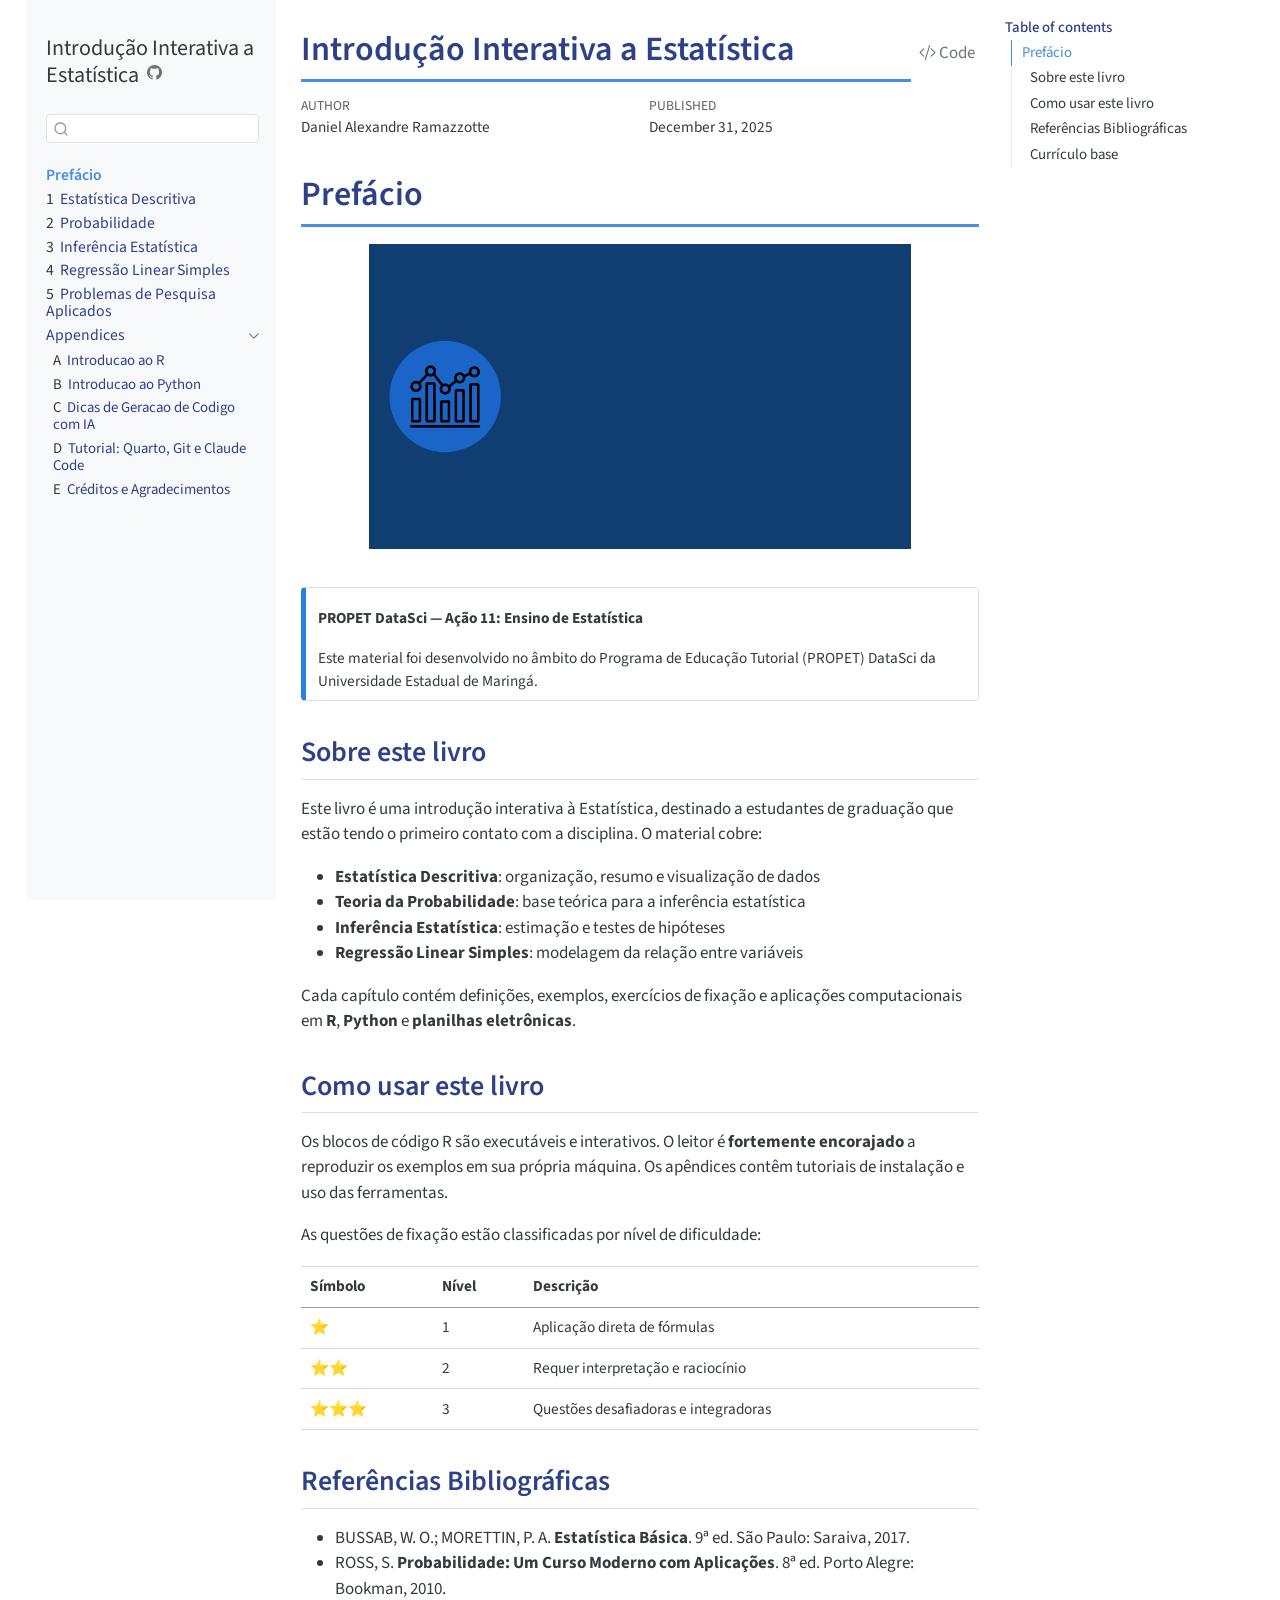
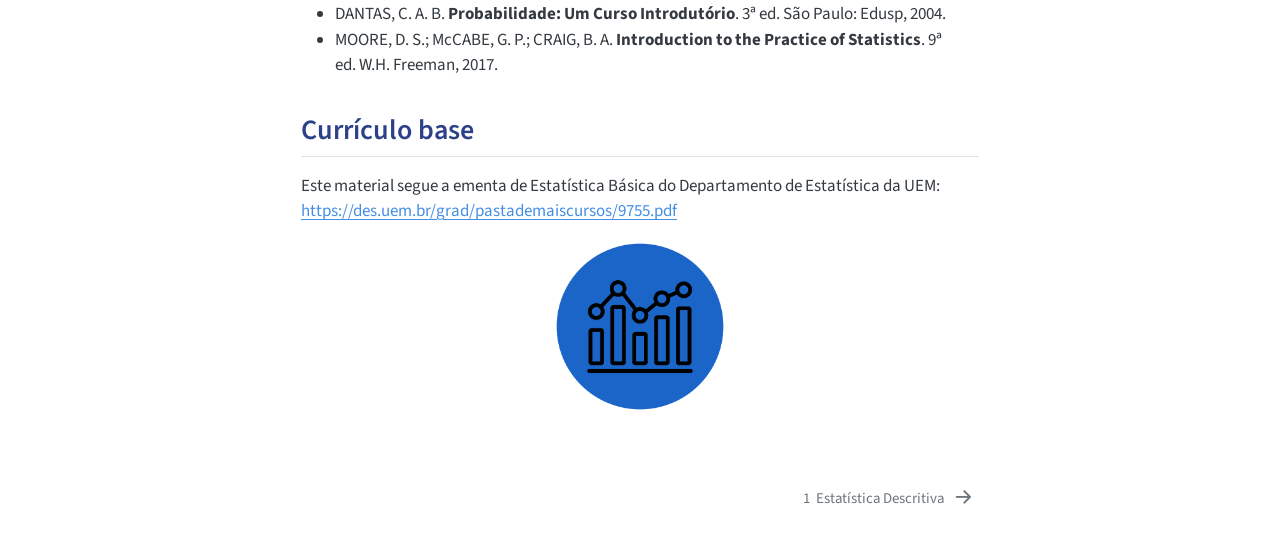
<file: index.html>
<!DOCTYPE html>
<html xmlns="http://www.w3.org/1999/xhtml" lang="en" xml:lang="en"><head>

<meta charset="utf-8">
<meta name="generator" content="quarto-1.8.27">

<meta name="viewport" content="width=device-width, initial-scale=1.0, user-scalable=yes">

<meta name="author" content="Daniel Alexandre Ramazzotte">
<meta name="dcterms.date" content="2025-12-31">

<title>Introdução Interativa a Estatística</title>
<style>
code{white-space: pre-wrap;}
span.smallcaps{font-variant: small-caps;}
div.columns{display: flex; gap: min(4vw, 1.5em);}
div.column{flex: auto; overflow-x: auto;}
div.hanging-indent{margin-left: 1.5em; text-indent: -1.5em;}
ul.task-list{list-style: none;}
ul.task-list li input[type="checkbox"] {
  width: 0.8em;
  margin: 0 0.8em 0.2em -1em; /* quarto-specific, see https://github.com/quarto-dev/quarto-cli/issues/4556 */ 
  vertical-align: middle;
}
/* CSS for syntax highlighting */
html { -webkit-text-size-adjust: 100%; }
pre > code.sourceCode { white-space: pre; position: relative; }
pre > code.sourceCode > span { display: inline-block; line-height: 1.25; }
pre > code.sourceCode > span:empty { height: 1.2em; }
.sourceCode { overflow: visible; }
code.sourceCode > span { color: inherit; text-decoration: inherit; }
div.sourceCode { margin: 1em 0; }
pre.sourceCode { margin: 0; }
@media screen {
div.sourceCode { overflow: auto; }
}
@media print {
pre > code.sourceCode { white-space: pre-wrap; }
pre > code.sourceCode > span { text-indent: -5em; padding-left: 5em; }
}
pre.numberSource code
  { counter-reset: source-line 0; }
pre.numberSource code > span
  { position: relative; left: -4em; counter-increment: source-line; }
pre.numberSource code > span > a:first-child::before
  { content: counter(source-line);
    position: relative; left: -1em; text-align: right; vertical-align: baseline;
    border: none; display: inline-block;
    -webkit-touch-callout: none; -webkit-user-select: none;
    -khtml-user-select: none; -moz-user-select: none;
    -ms-user-select: none; user-select: none;
    padding: 0 4px; width: 4em;
  }
pre.numberSource { margin-left: 3em;  padding-left: 4px; }
div.sourceCode
  {   }
@media screen {
pre > code.sourceCode > span > a:first-child::before { text-decoration: underline; }
}
</style>


<script src="site_libs/quarto-nav/quarto-nav.js"></script>
<script src="site_libs/quarto-nav/headroom.min.js"></script>
<script src="site_libs/clipboard/clipboard.min.js"></script>
<script src="site_libs/quarto-search/autocomplete.umd.js"></script>
<script src="site_libs/quarto-search/fuse.min.js"></script>
<script src="site_libs/quarto-search/quarto-search.js"></script>
<meta name="quarto:offset" content="./">
<link href="./01-descritiva.html" rel="next">
<script src="site_libs/quarto-html/quarto.js" type="module"></script>
<script src="site_libs/quarto-html/tabsets/tabsets.js" type="module"></script>
<script src="site_libs/quarto-html/axe/axe-check.js" type="module"></script>
<script src="site_libs/quarto-html/popper.min.js"></script>
<script src="site_libs/quarto-html/tippy.umd.min.js"></script>
<script src="site_libs/quarto-html/anchor.min.js"></script>
<link href="site_libs/quarto-html/tippy.css" rel="stylesheet">
<link href="site_libs/quarto-html/quarto-syntax-highlighting-9947f5b9f8ad485744e1687ece241fbc.css" rel="stylesheet" id="quarto-text-highlighting-styles">
<script src="site_libs/bootstrap/bootstrap.min.js"></script>
<link href="site_libs/bootstrap/bootstrap-icons.css" rel="stylesheet">
<link href="site_libs/bootstrap/bootstrap-24013bc1a19c3395a314c161450e4cc6.min.css" rel="stylesheet" append-hash="true" id="quarto-bootstrap" data-mode="light">
<script id="quarto-search-options" type="application/json">{
  "location": "sidebar",
  "copy-button": false,
  "collapse-after": 3,
  "panel-placement": "start",
  "type": "textbox",
  "limit": 50,
  "keyboard-shortcut": [
    "f",
    "/",
    "s"
  ],
  "show-item-context": false,
  "language": {
    "search-no-results-text": "No results",
    "search-matching-documents-text": "matching documents",
    "search-copy-link-title": "Copy link to search",
    "search-hide-matches-text": "Hide additional matches",
    "search-more-match-text": "more match in this document",
    "search-more-matches-text": "more matches in this document",
    "search-clear-button-title": "Clear",
    "search-text-placeholder": "",
    "search-detached-cancel-button-title": "Cancel",
    "search-submit-button-title": "Submit",
    "search-label": "Search"
  }
}</script>


</head>

<body class="nav-sidebar floating quarto-light">

<div id="quarto-search-results"></div>
  <header id="quarto-header" class="headroom fixed-top">
  <nav class="quarto-secondary-nav">
    <div class="container-fluid d-flex">
      <button type="button" class="quarto-btn-toggle btn" data-bs-toggle="collapse" role="button" data-bs-target=".quarto-sidebar-collapse-item" aria-controls="quarto-sidebar" aria-expanded="false" aria-label="Toggle sidebar navigation" onclick="if (window.quartoToggleHeadroom) { window.quartoToggleHeadroom(); }">
        <i class="bi bi-layout-text-sidebar-reverse"></i>
      </button>
        <nav class="quarto-page-breadcrumbs" aria-label="breadcrumb"><ol class="breadcrumb"><li class="breadcrumb-item"><a href="./index.html">Prefácio</a></li></ol></nav>
        <a class="flex-grow-1" role="navigation" data-bs-toggle="collapse" data-bs-target=".quarto-sidebar-collapse-item" aria-controls="quarto-sidebar" aria-expanded="false" aria-label="Toggle sidebar navigation" onclick="if (window.quartoToggleHeadroom) { window.quartoToggleHeadroom(); }">      
        </a>
      <button type="button" class="btn quarto-search-button" aria-label="Search" onclick="window.quartoOpenSearch();">
        <i class="bi bi-search"></i>
      </button>
    </div>
  </nav>
</header>
<!-- content -->
<div id="quarto-content" class="quarto-container page-columns page-rows-contents page-layout-full">
<!-- sidebar -->
  <nav id="quarto-sidebar" class="sidebar collapse collapse-horizontal quarto-sidebar-collapse-item sidebar-navigation floating overflow-auto">
    <div class="pt-lg-2 mt-2 text-left sidebar-header">
    <div class="sidebar-title mb-0 py-0">
      <a href="./">Introdução Interativa a Estatística</a> 
        <div class="sidebar-tools-main">
    <a href="https://github.com/danielramazzotte/Estatistica-Basica" title="Source Code" class="quarto-navigation-tool px-1" aria-label="Source Code"><i class="bi bi-github"></i></a>
</div>
    </div>
      </div>
        <div class="mt-2 flex-shrink-0 align-items-center">
        <div class="sidebar-search">
        <div id="quarto-search" class="" title="Search"></div>
        </div>
        </div>
    <div class="sidebar-menu-container"> 
    <ul class="list-unstyled mt-1">
        <li class="sidebar-item">
  <div class="sidebar-item-container"> 
  <a href="./index.html" class="sidebar-item-text sidebar-link active">
 <span class="menu-text">Prefácio</span></a>
  </div>
</li>
        <li class="sidebar-item">
  <div class="sidebar-item-container"> 
  <a href="./01-descritiva.html" class="sidebar-item-text sidebar-link">
 <span class="menu-text"><span class="chapter-number">1</span>&nbsp; <span class="chapter-title">Estatística Descritiva</span></span></a>
  </div>
</li>
        <li class="sidebar-item">
  <div class="sidebar-item-container"> 
  <a href="./02-probabilidade.html" class="sidebar-item-text sidebar-link">
 <span class="menu-text"><span class="chapter-number">2</span>&nbsp; <span class="chapter-title">Probabilidade</span></span></a>
  </div>
</li>
        <li class="sidebar-item">
  <div class="sidebar-item-container"> 
  <a href="./03-inferencia.html" class="sidebar-item-text sidebar-link">
 <span class="menu-text"><span class="chapter-number">3</span>&nbsp; <span class="chapter-title">Inferência Estatística</span></span></a>
  </div>
</li>
        <li class="sidebar-item">
  <div class="sidebar-item-container"> 
  <a href="./04-regressao.html" class="sidebar-item-text sidebar-link">
 <span class="menu-text"><span class="chapter-number">4</span>&nbsp; <span class="chapter-title">Regressão Linear Simples</span></span></a>
  </div>
</li>
        <li class="sidebar-item">
  <div class="sidebar-item-container"> 
  <a href="./05-problemas-pesquisa-aplicados.html" class="sidebar-item-text sidebar-link">
 <span class="menu-text"><span class="chapter-number">5</span>&nbsp; <span class="chapter-title">Problemas de Pesquisa Aplicados</span></span></a>
  </div>
</li>
        <li class="sidebar-item sidebar-item-section">
      <div class="sidebar-item-container"> 
            <a class="sidebar-item-text sidebar-link text-start" data-bs-toggle="collapse" data-bs-target="#quarto-sidebar-section-1" role="navigation" aria-expanded="true">
 <span class="menu-text">Appendices</span></a>
          <a class="sidebar-item-toggle text-start" data-bs-toggle="collapse" data-bs-target="#quarto-sidebar-section-1" role="navigation" aria-expanded="true" aria-label="Toggle section">
            <i class="bi bi-chevron-right ms-2"></i>
          </a> 
      </div>
      <ul id="quarto-sidebar-section-1" class="collapse list-unstyled sidebar-section depth1 show">  
          <li class="sidebar-item">
  <div class="sidebar-item-container"> 
  <a href="./A-intro-r.html" class="sidebar-item-text sidebar-link">
 <span class="menu-text"><span class="chapter-number">A</span>&nbsp; <span class="chapter-title">Introducao ao R</span></span></a>
  </div>
</li>
          <li class="sidebar-item">
  <div class="sidebar-item-container"> 
  <a href="./B-intro-python.html" class="sidebar-item-text sidebar-link">
 <span class="menu-text"><span class="chapter-number">B</span>&nbsp; <span class="chapter-title">Introducao ao Python</span></span></a>
  </div>
</li>
          <li class="sidebar-item">
  <div class="sidebar-item-container"> 
  <a href="./C-dicas-ia.html" class="sidebar-item-text sidebar-link">
 <span class="menu-text"><span class="chapter-number">C</span>&nbsp; <span class="chapter-title">Dicas de Geracao de Codigo com IA</span></span></a>
  </div>
</li>
          <li class="sidebar-item">
  <div class="sidebar-item-container"> 
  <a href="./D-quarto-git-tutorial.html" class="sidebar-item-text sidebar-link">
 <span class="menu-text"><span class="chapter-number">D</span>&nbsp; <span class="chapter-title">Tutorial: Quarto, Git e Claude Code</span></span></a>
  </div>
</li>
          <li class="sidebar-item">
  <div class="sidebar-item-container"> 
  <a href="./E-creditos.html" class="sidebar-item-text sidebar-link">
 <span class="menu-text"><span class="chapter-number">E</span>&nbsp; <span class="chapter-title">Créditos e Agradecimentos</span></span></a>
  </div>
</li>
      </ul>
  </li>
    </ul>
    </div>
</nav>
<div id="quarto-sidebar-glass" class="quarto-sidebar-collapse-item" data-bs-toggle="collapse" data-bs-target=".quarto-sidebar-collapse-item"></div>
<!-- margin-sidebar -->
    <div id="quarto-margin-sidebar" class="sidebar margin-sidebar">
        <nav id="TOC" role="doc-toc" class="toc-active">
    <h2 id="toc-title">Table of contents</h2>
   
  <ul>
  <li><a href="#prefácio" id="toc-prefácio" class="nav-link active" data-scroll-target="#prefácio">Prefácio</a>
  <ul>
  <li><a href="#sobre-este-livro" id="toc-sobre-este-livro" class="nav-link" data-scroll-target="#sobre-este-livro">Sobre este livro</a></li>
  <li><a href="#como-usar-este-livro" id="toc-como-usar-este-livro" class="nav-link" data-scroll-target="#como-usar-este-livro">Como usar este livro</a></li>
  <li><a href="#referências-bibliográficas" id="toc-referências-bibliográficas" class="nav-link" data-scroll-target="#referências-bibliográficas">Referências Bibliográficas</a></li>
  <li><a href="#currículo-base" id="toc-currículo-base" class="nav-link" data-scroll-target="#currículo-base">Currículo base</a></li>
  </ul></li>
  </ul>
</nav>
    </div>
<!-- main -->
<main class="content column-body" id="quarto-document-content">

<header id="title-block-header" class="quarto-title-block default">
<div class="quarto-title">
<div class="quarto-title-block"><div><h1 class="title">Introdução Interativa a Estatística</h1><button type="button" class="btn code-tools-button" id="quarto-code-tools-source"><i class="bi"></i> Code</button></div></div>
</div>



<div class="quarto-title-meta column-body">

    <div>
    <div class="quarto-title-meta-heading">Author</div>
    <div class="quarto-title-meta-contents">
             <p>Daniel Alexandre Ramazzotte </p>
          </div>
  </div>
    
    <div>
    <div class="quarto-title-meta-heading">Published</div>
    <div class="quarto-title-meta-contents">
      <p class="date">December 31, 2025</p>
    </div>
  </div>
  
    
  </div>
  


</header>


<section id="prefácio" class="level1 unnumbered">
<h1 class="unnumbered">Prefácio</h1>
<div class="quarto-figure quarto-figure-center">
<figure class="figure">
<p><img src="imagens/banner-acao-11.png" class="img-fluid quarto-figure quarto-figure-center figure-img" style="width:80.0%"></p>
</figure>
</div>
<div class="callout callout-style-simple callout-note no-icon">
<div class="callout-body d-flex">
<div class="callout-icon-container">
<i class="callout-icon no-icon"></i>
</div>
<div class="callout-body-container">
<p><strong>PROPET DataSci — Ação 11: Ensino de Estatística</strong></p>
<p>Este material foi desenvolvido no âmbito do Programa de Educação Tutorial (PROPET) DataSci da Universidade Estadual de Maringá.</p>
</div>
</div>
</div>
<section id="sobre-este-livro" class="level2 unnumbered">
<h2 class="unnumbered anchored" data-anchor-id="sobre-este-livro">Sobre este livro</h2>
<p>Este livro é uma introdução interativa à Estatística, destinado a estudantes de graduação que estão tendo o primeiro contato com a disciplina. O material cobre:</p>
<ul>
<li><strong>Estatística Descritiva</strong>: organização, resumo e visualização de dados</li>
<li><strong>Teoria da Probabilidade</strong>: base teórica para a inferência estatística</li>
<li><strong>Inferência Estatística</strong>: estimação e testes de hipóteses</li>
<li><strong>Regressão Linear Simples</strong>: modelagem da relação entre variáveis</li>
</ul>
<p>Cada capítulo contém definições, exemplos, exercícios de fixação e aplicações computacionais em <strong>R</strong>, <strong>Python</strong> e <strong>planilhas eletrônicas</strong>.</p>
</section>
<section id="como-usar-este-livro" class="level2 unnumbered">
<h2 class="unnumbered anchored" data-anchor-id="como-usar-este-livro">Como usar este livro</h2>
<p>Os blocos de código R são executáveis e interativos. O leitor é <strong>fortemente encorajado</strong> a reproduzir os exemplos em sua própria máquina. Os apêndices contêm tutoriais de instalação e uso das ferramentas.</p>
<p>As questões de fixação estão classificadas por nível de dificuldade:</p>
<table class="caption-top table">
<thead>
<tr class="header">
<th>Símbolo</th>
<th>Nível</th>
<th>Descrição</th>
</tr>
</thead>
<tbody>
<tr class="odd">
<td>⭐</td>
<td>1</td>
<td>Aplicação direta de fórmulas</td>
</tr>
<tr class="even">
<td>⭐⭐</td>
<td>2</td>
<td>Requer interpretação e raciocínio</td>
</tr>
<tr class="odd">
<td>⭐⭐⭐</td>
<td>3</td>
<td>Questões desafiadoras e integradoras</td>
</tr>
</tbody>
</table>
</section>
<section id="referências-bibliográficas" class="level2 unnumbered">
<h2 class="unnumbered anchored" data-anchor-id="referências-bibliográficas">Referências Bibliográficas</h2>
<ul>
<li>BUSSAB, W. O.; MORETTIN, P. A. <strong>Estatística Básica</strong>. 9ª ed.&nbsp;São Paulo: Saraiva, 2017.</li>
<li>ROSS, S. <strong>Probabilidade: Um Curso Moderno com Aplicações</strong>. 8ª ed.&nbsp;Porto Alegre: Bookman, 2010.</li>
<li>DANTAS, C. A. B. <strong>Probabilidade: Um Curso Introdutório</strong>. 3ª ed.&nbsp;São Paulo: Edusp, 2004.</li>
<li>MOORE, D. S.; McCABE, G. P.; CRAIG, B. A. <strong>Introduction to the Practice of Statistics</strong>. 9ª ed.&nbsp;W.H. Freeman, 2017.</li>
</ul>
</section>
<section id="currículo-base" class="level2 unnumbered">
<h2 class="unnumbered anchored" data-anchor-id="currículo-base">Currículo base</h2>
<p>Este material segue a ementa de Estatística Básica do Departamento de Estatística da UEM: <a href="https://des.uem.br/grad/pastademaiscursos/9755.pdf" class="uri">https://des.uem.br/grad/pastademaiscursos/9755.pdf</a></p>
<div class="quarto-figure quarto-figure-center">
<figure class="figure">
<p><img src="imagens/logo-acao-11.png" class="img-fluid quarto-figure quarto-figure-center figure-img" style="width:25.0%"></p>
</figure>
</div>


<!-- -->

</section>
</section>

</main> <!-- /main -->
<script id="quarto-html-after-body" type="application/javascript">
  window.document.addEventListener("DOMContentLoaded", function (event) {
    const icon = "";
    const anchorJS = new window.AnchorJS();
    anchorJS.options = {
      placement: 'right',
      icon: icon
    };
    anchorJS.add('.anchored');
    const isCodeAnnotation = (el) => {
      for (const clz of el.classList) {
        if (clz.startsWith('code-annotation-')) {                     
          return true;
        }
      }
      return false;
    }
    const onCopySuccess = function(e) {
      // button target
      const button = e.trigger;
      // don't keep focus
      button.blur();
      // flash "checked"
      button.classList.add('code-copy-button-checked');
      var currentTitle = button.getAttribute("title");
      button.setAttribute("title", "Copied!");
      let tooltip;
      if (window.bootstrap) {
        button.setAttribute("data-bs-toggle", "tooltip");
        button.setAttribute("data-bs-placement", "left");
        button.setAttribute("data-bs-title", "Copied!");
        tooltip = new bootstrap.Tooltip(button, 
          { trigger: "manual", 
            customClass: "code-copy-button-tooltip",
            offset: [0, -8]});
        tooltip.show();    
      }
      setTimeout(function() {
        if (tooltip) {
          tooltip.hide();
          button.removeAttribute("data-bs-title");
          button.removeAttribute("data-bs-toggle");
          button.removeAttribute("data-bs-placement");
        }
        button.setAttribute("title", currentTitle);
        button.classList.remove('code-copy-button-checked');
      }, 1000);
      // clear code selection
      e.clearSelection();
    }
    const getTextToCopy = function(trigger) {
      const outerScaffold = trigger.parentElement.cloneNode(true);
      const codeEl = outerScaffold.querySelector('code');
      for (const childEl of codeEl.children) {
        if (isCodeAnnotation(childEl)) {
          childEl.remove();
        }
      }
      return codeEl.innerText;
    }
    const clipboard = new window.ClipboardJS('.code-copy-button:not([data-in-quarto-modal])', {
      text: getTextToCopy
    });
    clipboard.on('success', onCopySuccess);
    if (window.document.getElementById('quarto-embedded-source-code-modal')) {
      const clipboardModal = new window.ClipboardJS('.code-copy-button[data-in-quarto-modal]', {
        text: getTextToCopy,
        container: window.document.getElementById('quarto-embedded-source-code-modal')
      });
      clipboardModal.on('success', onCopySuccess);
    }
    const viewSource = window.document.getElementById('quarto-view-source') ||
                       window.document.getElementById('quarto-code-tools-source');
    if (viewSource) {
      const sourceUrl = viewSource.getAttribute("data-quarto-source-url");
      viewSource.addEventListener("click", function(e) {
        if (sourceUrl) {
          // rstudio viewer pane
          if (/\bcapabilities=\b/.test(window.location)) {
            window.open(sourceUrl);
          } else {
            window.location.href = sourceUrl;
          }
        } else {
          const modal = new bootstrap.Modal(document.getElementById('quarto-embedded-source-code-modal'));
          modal.show();
        }
        return false;
      });
    }
    function toggleCodeHandler(show) {
      return function(e) {
        const detailsSrc = window.document.querySelectorAll(".cell > details > .sourceCode");
        for (let i=0; i<detailsSrc.length; i++) {
          const details = detailsSrc[i].parentElement;
          if (show) {
            details.open = true;
          } else {
            details.removeAttribute("open");
          }
        }
        const cellCodeDivs = window.document.querySelectorAll(".cell > .sourceCode");
        const fromCls = show ? "hidden" : "unhidden";
        const toCls = show ? "unhidden" : "hidden";
        for (let i=0; i<cellCodeDivs.length; i++) {
          const codeDiv = cellCodeDivs[i];
          if (codeDiv.classList.contains(fromCls)) {
            codeDiv.classList.remove(fromCls);
            codeDiv.classList.add(toCls);
          } 
        }
        return false;
      }
    }
    const hideAllCode = window.document.getElementById("quarto-hide-all-code");
    if (hideAllCode) {
      hideAllCode.addEventListener("click", toggleCodeHandler(false));
    }
    const showAllCode = window.document.getElementById("quarto-show-all-code");
    if (showAllCode) {
      showAllCode.addEventListener("click", toggleCodeHandler(true));
    }
      var localhostRegex = new RegExp(/^(?:http|https):\/\/localhost\:?[0-9]*\//);
      var mailtoRegex = new RegExp(/^mailto:/);
        var filterRegex = new RegExp('/' + window.location.host + '/');
      var isInternal = (href) => {
          return filterRegex.test(href) || localhostRegex.test(href) || mailtoRegex.test(href);
      }
      // Inspect non-navigation links and adorn them if external
     var links = window.document.querySelectorAll('a[href]:not(.nav-link):not(.navbar-brand):not(.toc-action):not(.sidebar-link):not(.sidebar-item-toggle):not(.pagination-link):not(.no-external):not([aria-hidden]):not(.dropdown-item):not(.quarto-navigation-tool):not(.about-link)');
      for (var i=0; i<links.length; i++) {
        const link = links[i];
        if (!isInternal(link.href)) {
          // undo the damage that might have been done by quarto-nav.js in the case of
          // links that we want to consider external
          if (link.dataset.originalHref !== undefined) {
            link.href = link.dataset.originalHref;
          }
        }
      }
    function tippyHover(el, contentFn, onTriggerFn, onUntriggerFn) {
      const config = {
        allowHTML: true,
        maxWidth: 500,
        delay: 100,
        arrow: false,
        appendTo: function(el) {
            return el.parentElement;
        },
        interactive: true,
        interactiveBorder: 10,
        theme: 'quarto',
        placement: 'bottom-start',
      };
      if (contentFn) {
        config.content = contentFn;
      }
      if (onTriggerFn) {
        config.onTrigger = onTriggerFn;
      }
      if (onUntriggerFn) {
        config.onUntrigger = onUntriggerFn;
      }
      window.tippy(el, config); 
    }
    const noterefs = window.document.querySelectorAll('a[role="doc-noteref"]');
    for (var i=0; i<noterefs.length; i++) {
      const ref = noterefs[i];
      tippyHover(ref, function() {
        // use id or data attribute instead here
        let href = ref.getAttribute('data-footnote-href') || ref.getAttribute('href');
        try { href = new URL(href).hash; } catch {}
        const id = href.replace(/^#\/?/, "");
        const note = window.document.getElementById(id);
        if (note) {
          return note.innerHTML;
        } else {
          return "";
        }
      });
    }
    const xrefs = window.document.querySelectorAll('a.quarto-xref');
    const processXRef = (id, note) => {
      // Strip column container classes
      const stripColumnClz = (el) => {
        el.classList.remove("page-full", "page-columns");
        if (el.children) {
          for (const child of el.children) {
            stripColumnClz(child);
          }
        }
      }
      stripColumnClz(note)
      if (id === null || id.startsWith('sec-')) {
        // Special case sections, only their first couple elements
        const container = document.createElement("div");
        if (note.children && note.children.length > 2) {
          container.appendChild(note.children[0].cloneNode(true));
          for (let i = 1; i < note.children.length; i++) {
            const child = note.children[i];
            if (child.tagName === "P" && child.innerText === "") {
              continue;
            } else {
              container.appendChild(child.cloneNode(true));
              break;
            }
          }
          if (window.Quarto?.typesetMath) {
            window.Quarto.typesetMath(container);
          }
          return container.innerHTML
        } else {
          if (window.Quarto?.typesetMath) {
            window.Quarto.typesetMath(note);
          }
          return note.innerHTML;
        }
      } else {
        // Remove any anchor links if they are present
        const anchorLink = note.querySelector('a.anchorjs-link');
        if (anchorLink) {
          anchorLink.remove();
        }
        if (window.Quarto?.typesetMath) {
          window.Quarto.typesetMath(note);
        }
        if (note.classList.contains("callout")) {
          return note.outerHTML;
        } else {
          return note.innerHTML;
        }
      }
    }
    for (var i=0; i<xrefs.length; i++) {
      const xref = xrefs[i];
      tippyHover(xref, undefined, function(instance) {
        instance.disable();
        let url = xref.getAttribute('href');
        let hash = undefined; 
        if (url.startsWith('#')) {
          hash = url;
        } else {
          try { hash = new URL(url).hash; } catch {}
        }
        if (hash) {
          const id = hash.replace(/^#\/?/, "");
          const note = window.document.getElementById(id);
          if (note !== null) {
            try {
              const html = processXRef(id, note.cloneNode(true));
              instance.setContent(html);
            } finally {
              instance.enable();
              instance.show();
            }
          } else {
            // See if we can fetch this
            fetch(url.split('#')[0])
            .then(res => res.text())
            .then(html => {
              const parser = new DOMParser();
              const htmlDoc = parser.parseFromString(html, "text/html");
              const note = htmlDoc.getElementById(id);
              if (note !== null) {
                const html = processXRef(id, note);
                instance.setContent(html);
              } 
            }).finally(() => {
              instance.enable();
              instance.show();
            });
          }
        } else {
          // See if we can fetch a full url (with no hash to target)
          // This is a special case and we should probably do some content thinning / targeting
          fetch(url)
          .then(res => res.text())
          .then(html => {
            const parser = new DOMParser();
            const htmlDoc = parser.parseFromString(html, "text/html");
            const note = htmlDoc.querySelector('main.content');
            if (note !== null) {
              // This should only happen for chapter cross references
              // (since there is no id in the URL)
              // remove the first header
              if (note.children.length > 0 && note.children[0].tagName === "HEADER") {
                note.children[0].remove();
              }
              const html = processXRef(null, note);
              instance.setContent(html);
            } 
          }).finally(() => {
            instance.enable();
            instance.show();
          });
        }
      }, function(instance) {
      });
    }
        let selectedAnnoteEl;
        const selectorForAnnotation = ( cell, annotation) => {
          let cellAttr = 'data-code-cell="' + cell + '"';
          let lineAttr = 'data-code-annotation="' +  annotation + '"';
          const selector = 'span[' + cellAttr + '][' + lineAttr + ']';
          return selector;
        }
        const selectCodeLines = (annoteEl) => {
          const doc = window.document;
          const targetCell = annoteEl.getAttribute("data-target-cell");
          const targetAnnotation = annoteEl.getAttribute("data-target-annotation");
          const annoteSpan = window.document.querySelector(selectorForAnnotation(targetCell, targetAnnotation));
          const lines = annoteSpan.getAttribute("data-code-lines").split(",");
          const lineIds = lines.map((line) => {
            return targetCell + "-" + line;
          })
          let top = null;
          let height = null;
          let parent = null;
          if (lineIds.length > 0) {
              //compute the position of the single el (top and bottom and make a div)
              const el = window.document.getElementById(lineIds[0]);
              top = el.offsetTop;
              height = el.offsetHeight;
              parent = el.parentElement.parentElement;
            if (lineIds.length > 1) {
              const lastEl = window.document.getElementById(lineIds[lineIds.length - 1]);
              const bottom = lastEl.offsetTop + lastEl.offsetHeight;
              height = bottom - top;
            }
            if (top !== null && height !== null && parent !== null) {
              // cook up a div (if necessary) and position it 
              let div = window.document.getElementById("code-annotation-line-highlight");
              if (div === null) {
                div = window.document.createElement("div");
                div.setAttribute("id", "code-annotation-line-highlight");
                div.style.position = 'absolute';
                parent.appendChild(div);
              }
              div.style.top = top - 2 + "px";
              div.style.height = height + 4 + "px";
              div.style.left = 0;
              let gutterDiv = window.document.getElementById("code-annotation-line-highlight-gutter");
              if (gutterDiv === null) {
                gutterDiv = window.document.createElement("div");
                gutterDiv.setAttribute("id", "code-annotation-line-highlight-gutter");
                gutterDiv.style.position = 'absolute';
                const codeCell = window.document.getElementById(targetCell);
                const gutter = codeCell.querySelector('.code-annotation-gutter');
                gutter.appendChild(gutterDiv);
              }
              gutterDiv.style.top = top - 2 + "px";
              gutterDiv.style.height = height + 4 + "px";
            }
            selectedAnnoteEl = annoteEl;
          }
        };
        const unselectCodeLines = () => {
          const elementsIds = ["code-annotation-line-highlight", "code-annotation-line-highlight-gutter"];
          elementsIds.forEach((elId) => {
            const div = window.document.getElementById(elId);
            if (div) {
              div.remove();
            }
          });
          selectedAnnoteEl = undefined;
        };
          // Handle positioning of the toggle
      window.addEventListener(
        "resize",
        throttle(() => {
          elRect = undefined;
          if (selectedAnnoteEl) {
            selectCodeLines(selectedAnnoteEl);
          }
        }, 10)
      );
      function throttle(fn, ms) {
      let throttle = false;
      let timer;
        return (...args) => {
          if(!throttle) { // first call gets through
              fn.apply(this, args);
              throttle = true;
          } else { // all the others get throttled
              if(timer) clearTimeout(timer); // cancel #2
              timer = setTimeout(() => {
                fn.apply(this, args);
                timer = throttle = false;
              }, ms);
          }
        };
      }
        // Attach click handler to the DT
        const annoteDls = window.document.querySelectorAll('dt[data-target-cell]');
        for (const annoteDlNode of annoteDls) {
          annoteDlNode.addEventListener('click', (event) => {
            const clickedEl = event.target;
            if (clickedEl !== selectedAnnoteEl) {
              unselectCodeLines();
              const activeEl = window.document.querySelector('dt[data-target-cell].code-annotation-active');
              if (activeEl) {
                activeEl.classList.remove('code-annotation-active');
              }
              selectCodeLines(clickedEl);
              clickedEl.classList.add('code-annotation-active');
            } else {
              // Unselect the line
              unselectCodeLines();
              clickedEl.classList.remove('code-annotation-active');
            }
          });
        }
    const findCites = (el) => {
      const parentEl = el.parentElement;
      if (parentEl) {
        const cites = parentEl.dataset.cites;
        if (cites) {
          return {
            el,
            cites: cites.split(' ')
          };
        } else {
          return findCites(el.parentElement)
        }
      } else {
        return undefined;
      }
    };
    var bibliorefs = window.document.querySelectorAll('a[role="doc-biblioref"]');
    for (var i=0; i<bibliorefs.length; i++) {
      const ref = bibliorefs[i];
      const citeInfo = findCites(ref);
      if (citeInfo) {
        tippyHover(citeInfo.el, function() {
          var popup = window.document.createElement('div');
          citeInfo.cites.forEach(function(cite) {
            var citeDiv = window.document.createElement('div');
            citeDiv.classList.add('hanging-indent');
            citeDiv.classList.add('csl-entry');
            var biblioDiv = window.document.getElementById('ref-' + cite);
            if (biblioDiv) {
              citeDiv.innerHTML = biblioDiv.innerHTML;
            }
            popup.appendChild(citeDiv);
          });
          return popup.innerHTML;
        });
      }
    }
  });
  </script>
<nav class="page-navigation column-body">
  <div class="nav-page nav-page-previous">
  </div>
  <div class="nav-page nav-page-next">
      <a href="./01-descritiva.html" class="pagination-link" aria-label="Estatística Descritiva">
        <span class="nav-page-text"><span class="chapter-number">1</span>&nbsp; <span class="chapter-title">Estatística Descritiva</span></span> <i class="bi bi-arrow-right-short"></i>
      </a>
  </div>
</nav><div class="modal fade" id="quarto-embedded-source-code-modal" tabindex="-1" aria-labelledby="quarto-embedded-source-code-modal-label" aria-hidden="true"><div class="modal-dialog modal-dialog-scrollable"><div class="modal-content"><div class="modal-header"><h5 class="modal-title" id="quarto-embedded-source-code-modal-label">Source Code</h5><button class="btn-close" data-bs-dismiss="modal"></button></div><div class="modal-body"><div class="">
<div class="code-copy-outer-scaffold"><div class="sourceCode" id="cb1" data-shortcodes="false"><pre class="sourceCode numberSource markdown number-lines code-with-copy"><code class="sourceCode markdown"><span id="cb1-1"><a href="#cb1-1"></a><span class="fu"># Prefácio {.unnumbered}</span></span>
<span id="cb1-2"><a href="#cb1-2"></a></span>
<span id="cb1-3"><a href="#cb1-3"></a><span class="al">![](imagens/banner-acao-11.png)</span>{fig-align="center" width="80%"}</span>
<span id="cb1-4"><a href="#cb1-4"></a></span>
<span id="cb1-5"><a href="#cb1-5"></a>::: {.callout-note appearance="minimal"}</span>
<span id="cb1-6"><a href="#cb1-6"></a>**PROPET DataSci — Ação 11: Ensino de Estatística**</span>
<span id="cb1-7"><a href="#cb1-7"></a></span>
<span id="cb1-8"><a href="#cb1-8"></a>Este material foi desenvolvido no âmbito do Programa de Educação Tutorial (PROPET) DataSci da Universidade Estadual de Maringá.</span>
<span id="cb1-9"><a href="#cb1-9"></a>:::</span>
<span id="cb1-10"><a href="#cb1-10"></a></span>
<span id="cb1-11"><a href="#cb1-11"></a><span class="fu">## Sobre este livro {.unnumbered}</span></span>
<span id="cb1-12"><a href="#cb1-12"></a></span>
<span id="cb1-13"><a href="#cb1-13"></a>Este livro é uma introdução interativa à Estatística, destinado a estudantes de graduação que estão tendo o primeiro contato com a disciplina. O material cobre:</span>
<span id="cb1-14"><a href="#cb1-14"></a></span>
<span id="cb1-15"><a href="#cb1-15"></a><span class="ss">- </span>**Estatística Descritiva**: organização, resumo e visualização de dados</span>
<span id="cb1-16"><a href="#cb1-16"></a><span class="ss">- </span>**Teoria da Probabilidade**: base teórica para a inferência estatística</span>
<span id="cb1-17"><a href="#cb1-17"></a><span class="ss">- </span>**Inferência Estatística**: estimação e testes de hipóteses</span>
<span id="cb1-18"><a href="#cb1-18"></a><span class="ss">- </span>**Regressão Linear Simples**: modelagem da relação entre variáveis</span>
<span id="cb1-19"><a href="#cb1-19"></a></span>
<span id="cb1-20"><a href="#cb1-20"></a>Cada capítulo contém definições, exemplos, exercícios de fixação e aplicações computacionais em **R**, **Python** e **planilhas eletrônicas**.</span>
<span id="cb1-21"><a href="#cb1-21"></a></span>
<span id="cb1-22"><a href="#cb1-22"></a><span class="fu">## Como usar este livro {.unnumbered}</span></span>
<span id="cb1-23"><a href="#cb1-23"></a></span>
<span id="cb1-24"><a href="#cb1-24"></a>Os blocos de código R são executáveis e interativos. O leitor é **fortemente encorajado** a reproduzir os exemplos em sua própria máquina. Os apêndices contêm tutoriais de instalação e uso das ferramentas.</span>
<span id="cb1-25"><a href="#cb1-25"></a></span>
<span id="cb1-26"><a href="#cb1-26"></a>As questões de fixação estão classificadas por nível de dificuldade:</span>
<span id="cb1-27"><a href="#cb1-27"></a></span>
<span id="cb1-28"><a href="#cb1-28"></a><span class="pp">|</span> Símbolo <span class="pp">|</span> Nível <span class="pp">|</span> Descrição <span class="pp">|</span></span>
<span id="cb1-29"><a href="#cb1-29"></a><span class="pp">|---------|-------|-----------|</span></span>
<span id="cb1-30"><a href="#cb1-30"></a><span class="pp">|</span> ⭐ <span class="pp">|</span> 1 <span class="pp">|</span> Aplicação direta de fórmulas <span class="pp">|</span></span>
<span id="cb1-31"><a href="#cb1-31"></a><span class="pp">|</span> ⭐⭐ <span class="pp">|</span> 2 <span class="pp">|</span> Requer interpretação e raciocínio <span class="pp">|</span></span>
<span id="cb1-32"><a href="#cb1-32"></a><span class="pp">|</span> ⭐⭐⭐ <span class="pp">|</span> 3 <span class="pp">|</span> Questões desafiadoras e integradoras <span class="pp">|</span></span>
<span id="cb1-33"><a href="#cb1-33"></a></span>
<span id="cb1-34"><a href="#cb1-34"></a><span class="fu">## Referências Bibliográficas {.unnumbered}</span></span>
<span id="cb1-35"><a href="#cb1-35"></a></span>
<span id="cb1-36"><a href="#cb1-36"></a><span class="ss">- </span>BUSSAB, W. O.; MORETTIN, P. A. **Estatística Básica**. 9ª ed. São Paulo: Saraiva, 2017.</span>
<span id="cb1-37"><a href="#cb1-37"></a><span class="ss">- </span>ROSS, S. **Probabilidade: Um Curso Moderno com Aplicações**. 8ª ed. Porto Alegre: Bookman, 2010.</span>
<span id="cb1-38"><a href="#cb1-38"></a><span class="ss">- </span>DANTAS, C. A. B. **Probabilidade: Um Curso Introdutório**. 3ª ed. São Paulo: Edusp, 2004.</span>
<span id="cb1-39"><a href="#cb1-39"></a><span class="ss">- </span>MOORE, D. S.; McCABE, G. P.; CRAIG, B. A. **Introduction to the Practice of Statistics**. 9ª ed. W.H. Freeman, 2017.</span>
<span id="cb1-40"><a href="#cb1-40"></a></span>
<span id="cb1-41"><a href="#cb1-41"></a><span class="fu">## Currículo base {.unnumbered}</span></span>
<span id="cb1-42"><a href="#cb1-42"></a></span>
<span id="cb1-43"><a href="#cb1-43"></a>Este material segue a ementa de Estatística Básica do Departamento de Estatística da UEM: <span class="ot">&lt;https://des.uem.br/grad/pastademaiscursos/9755.pdf&gt;</span></span>
<span id="cb1-44"><a href="#cb1-44"></a></span>
<span id="cb1-45"><a href="#cb1-45"></a><span class="al">![](imagens/logo-acao-11.png)</span>{fig-align="center" width="25%"}</span></code></pre></div><button title="Copy to Clipboard" class="code-copy-button" data-in-quarto-modal=""><i class="bi"></i></button></div>
</div></div></div></div></div>
</div> <!-- /content -->




</body></html>
</file>
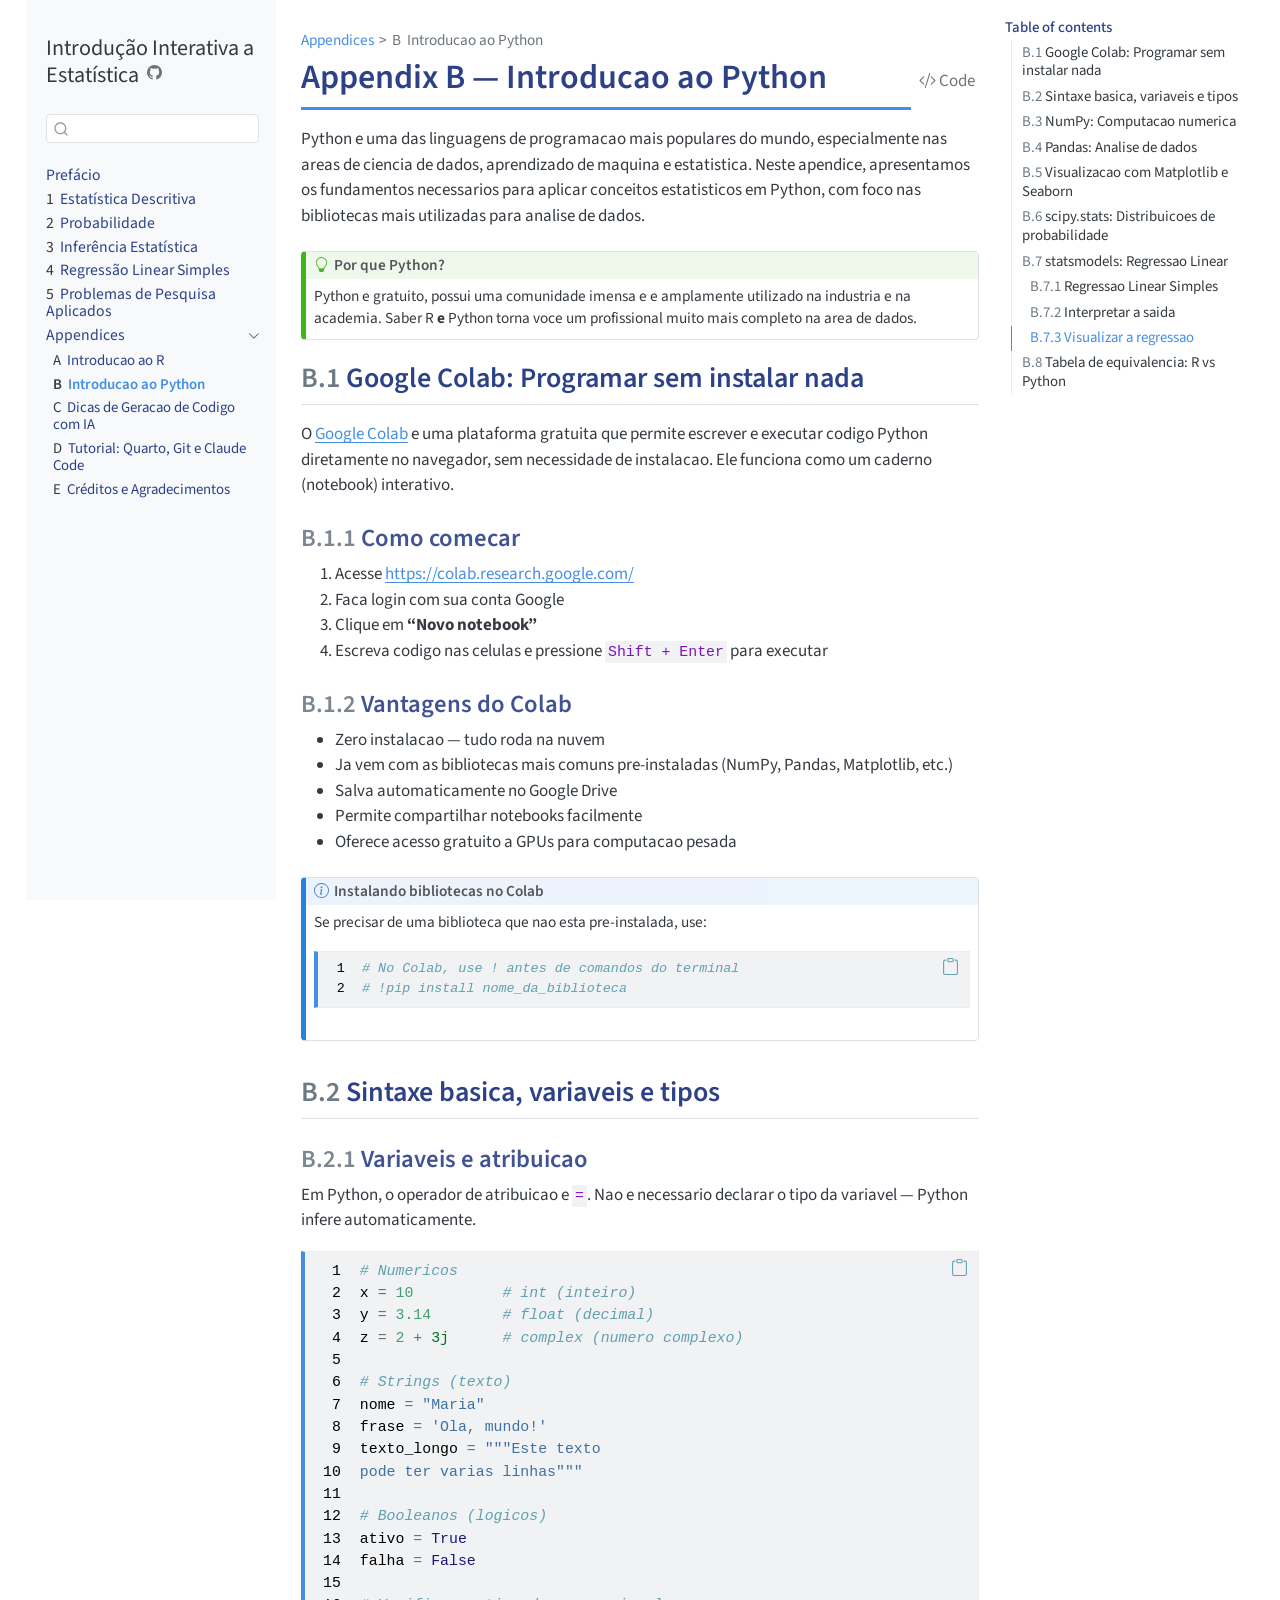
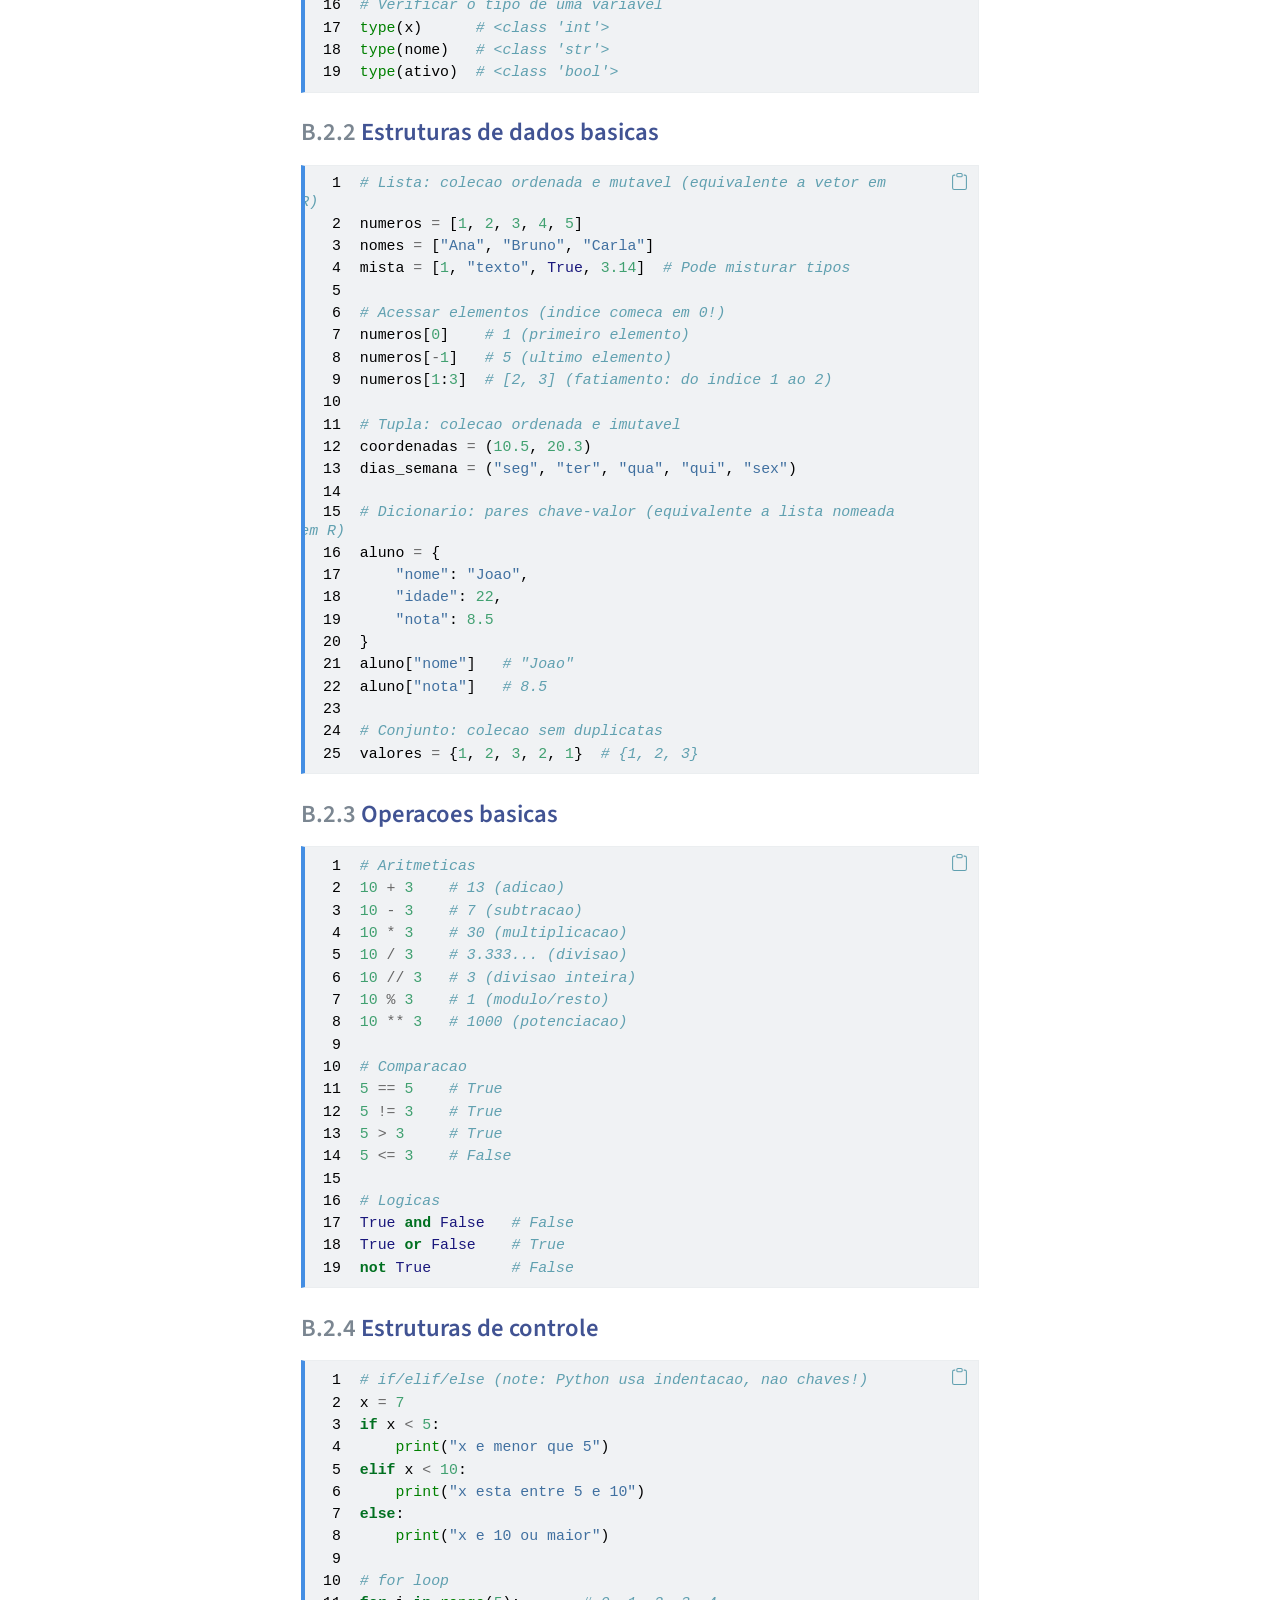
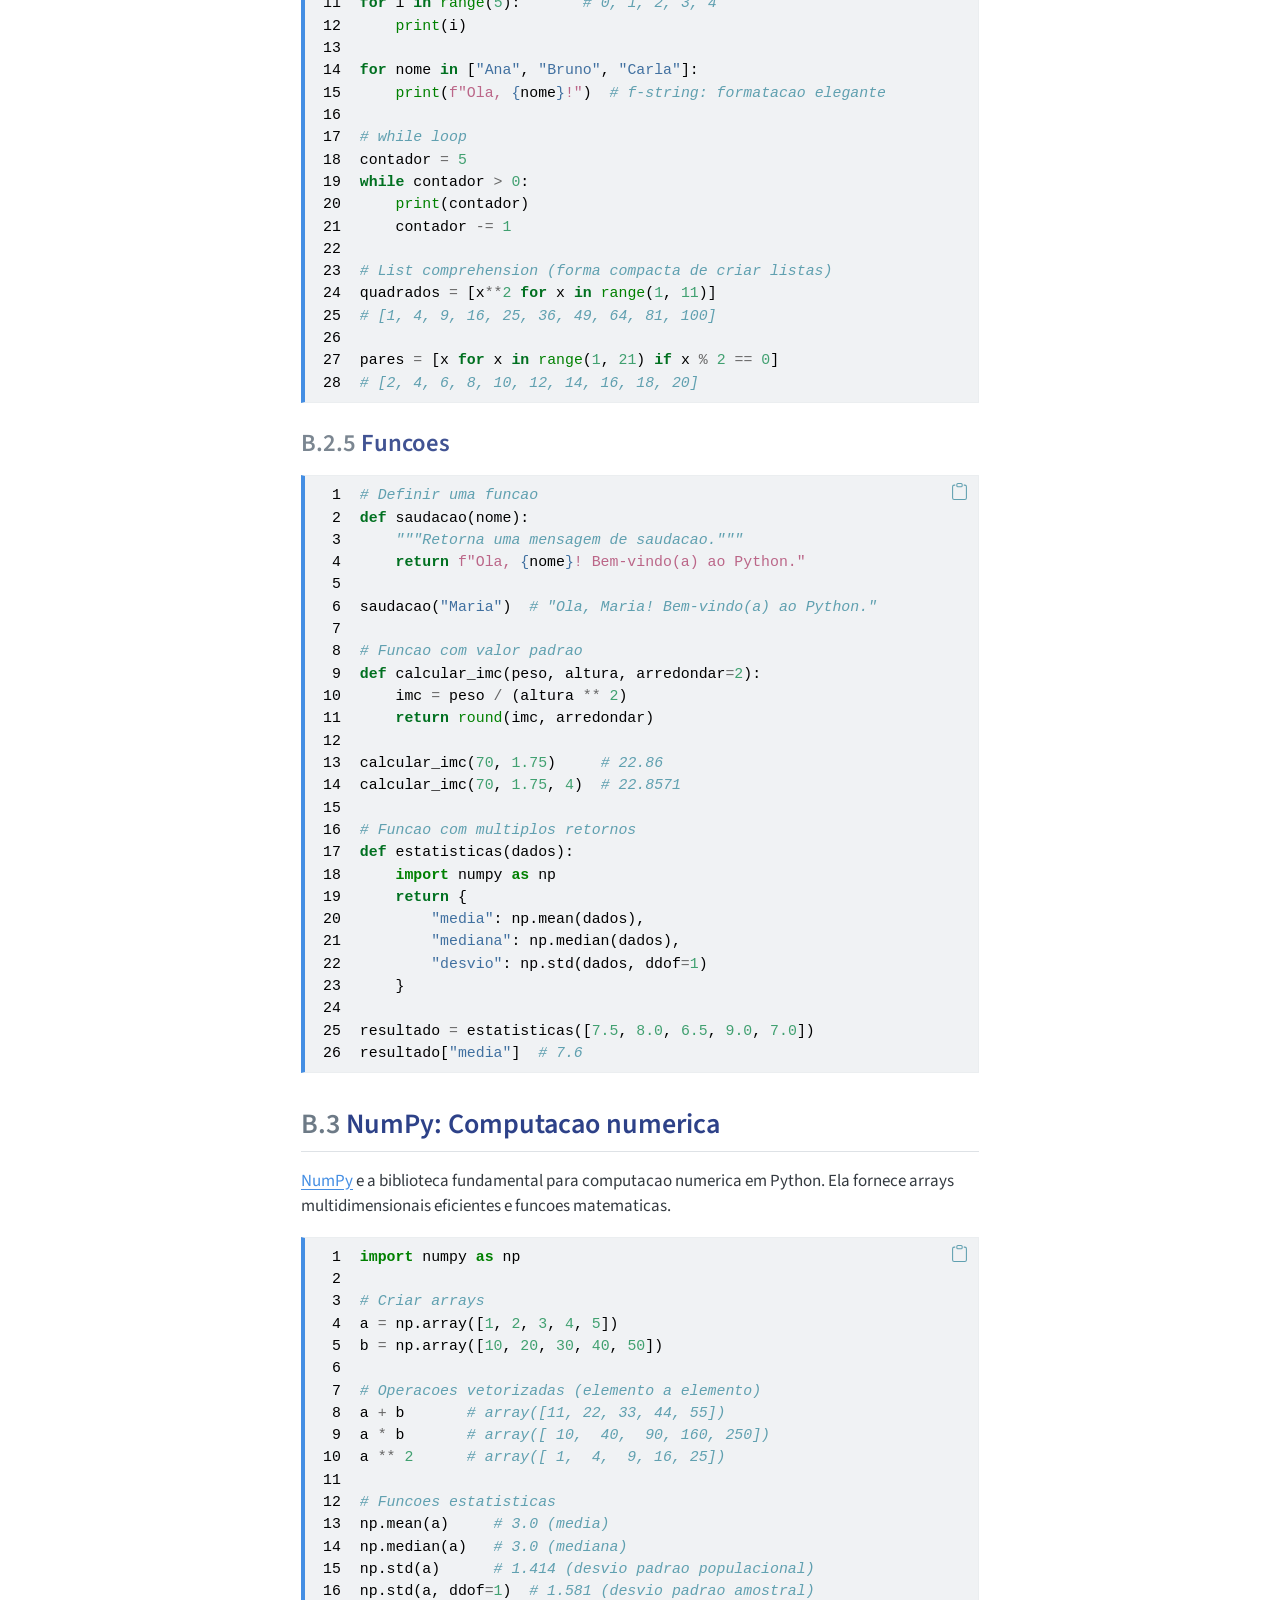
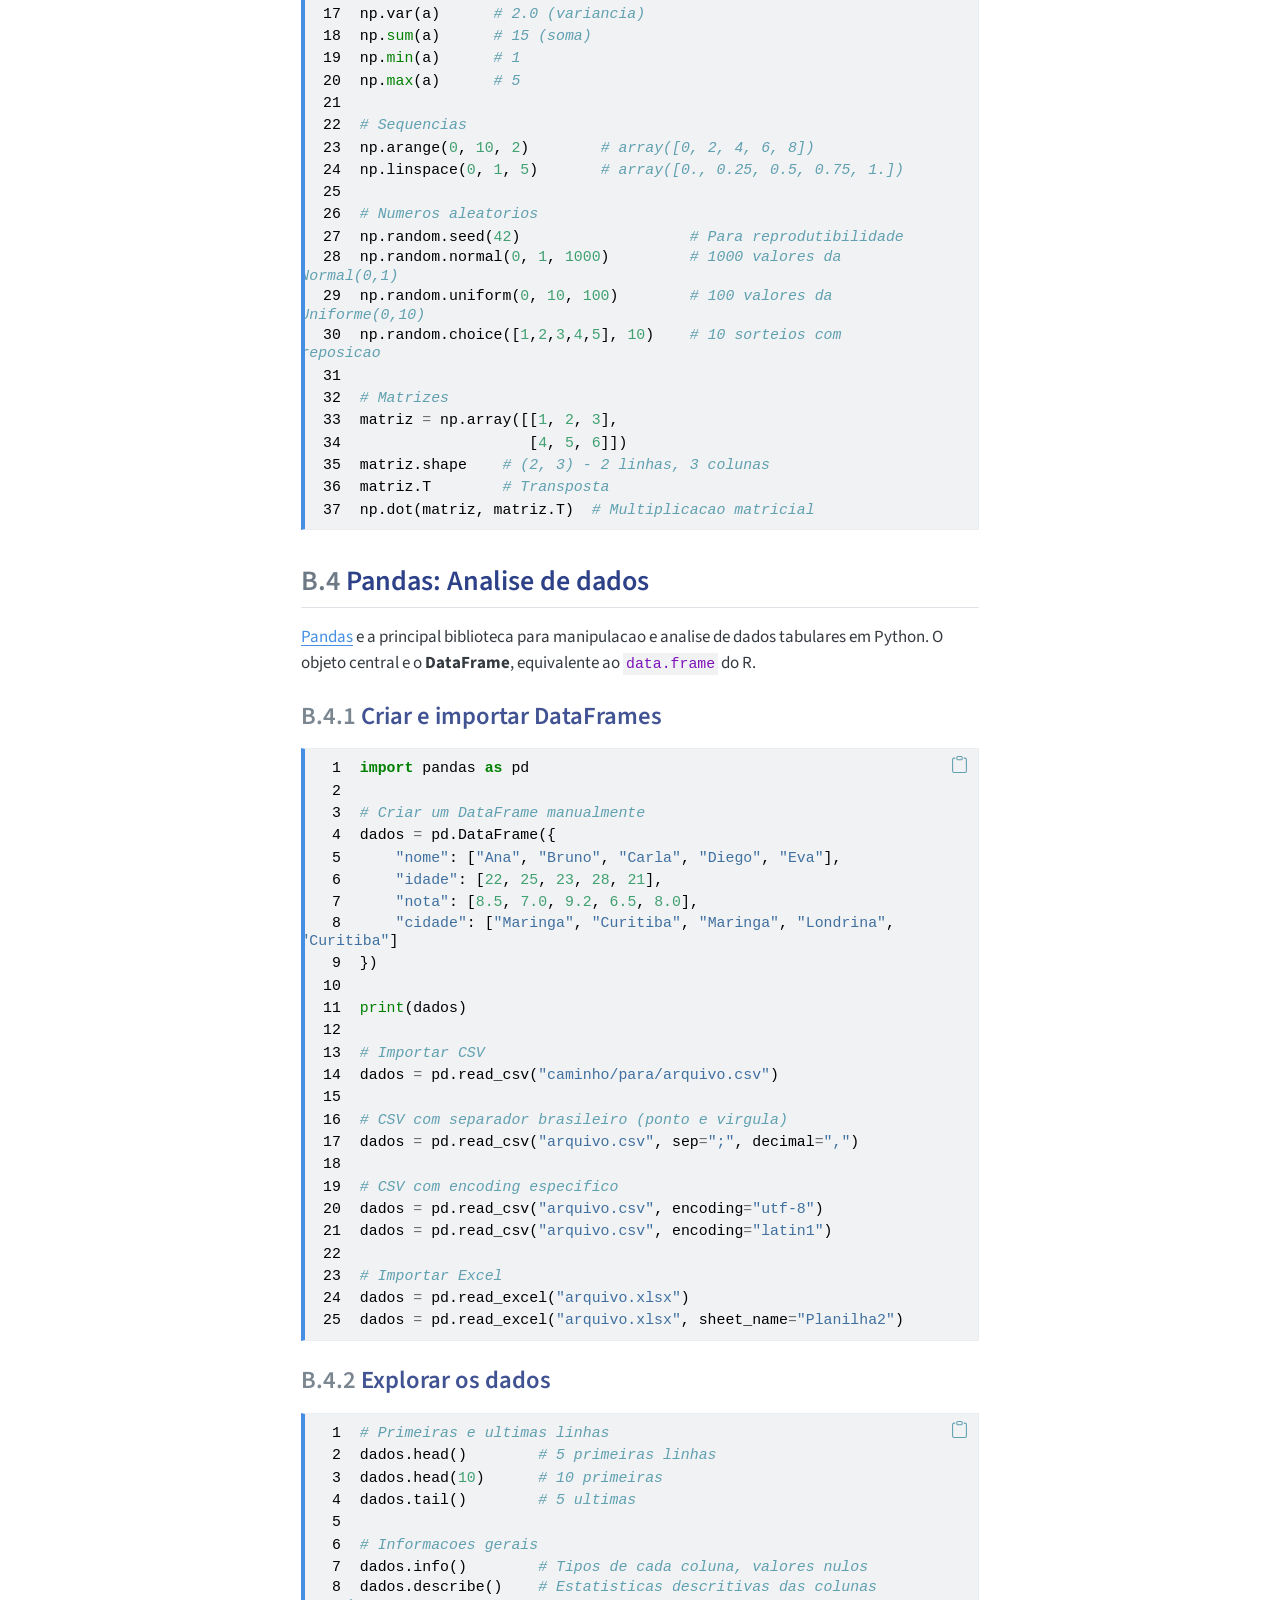
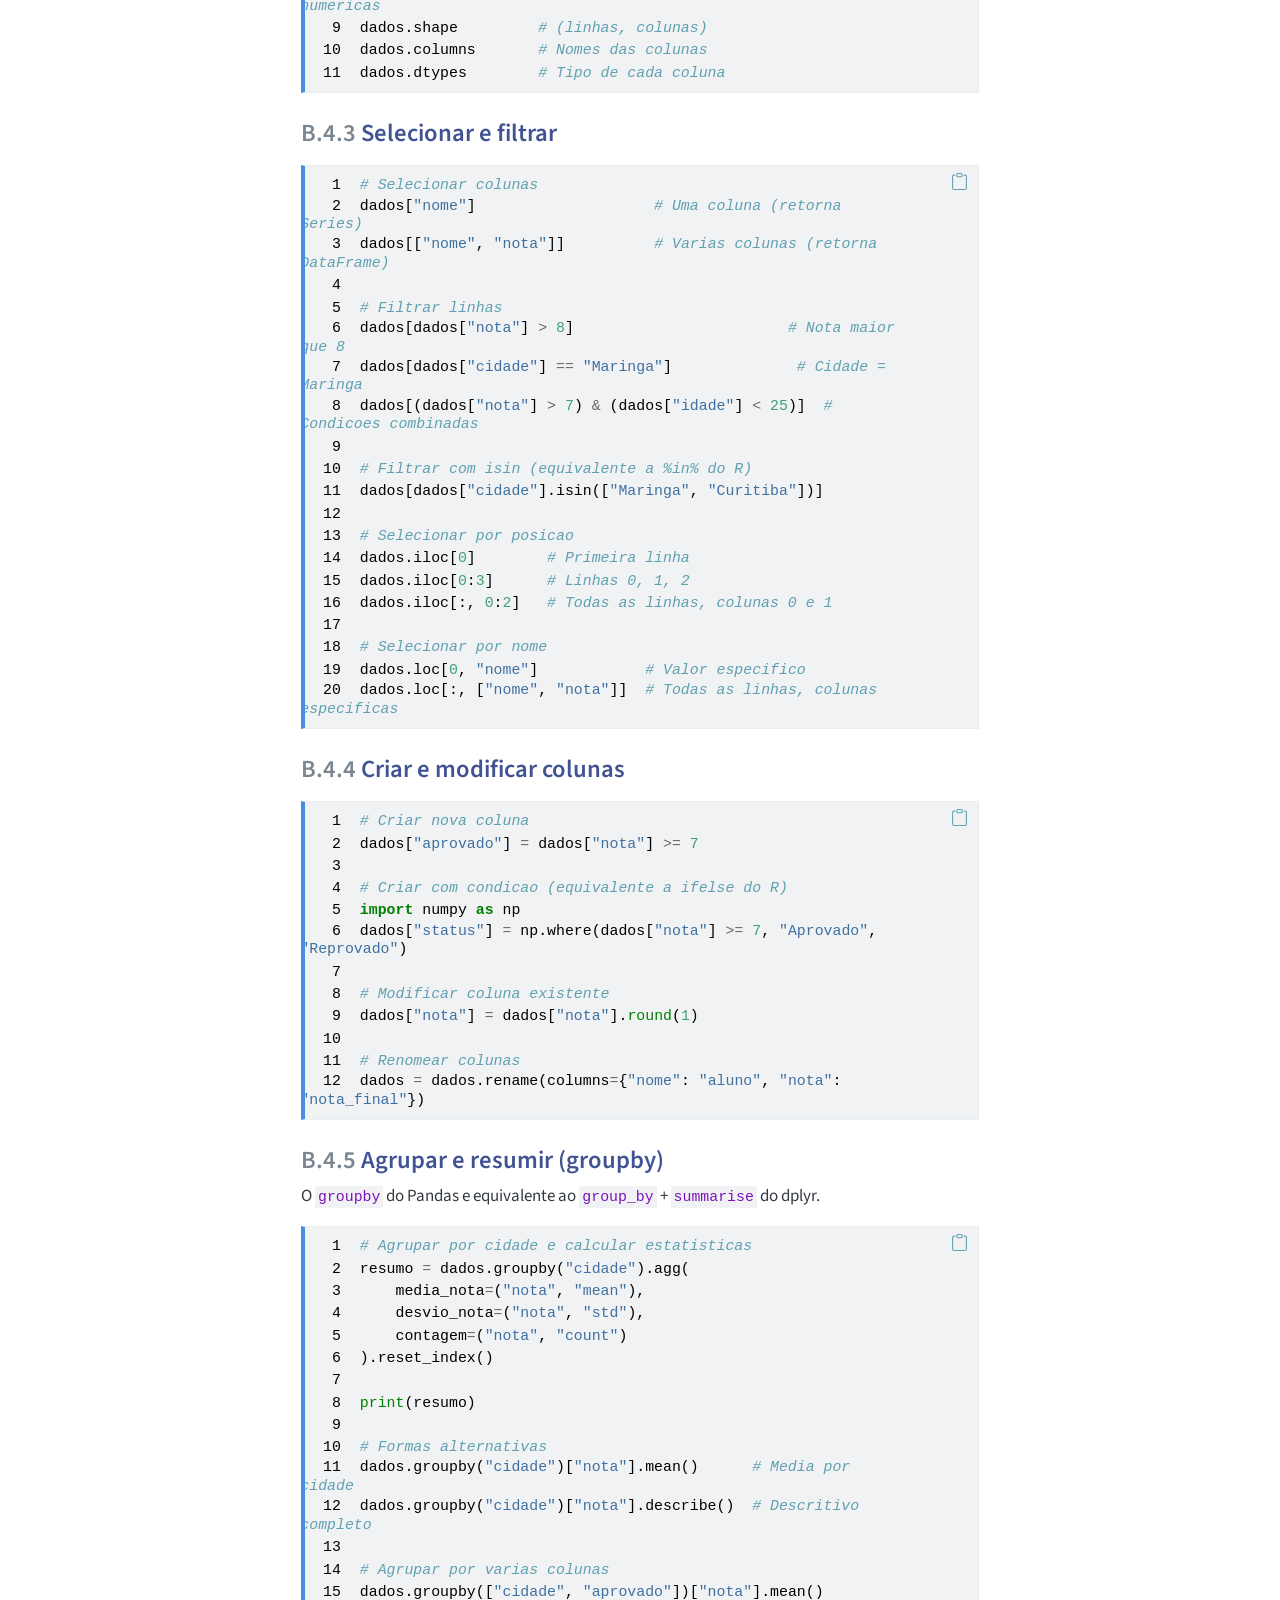
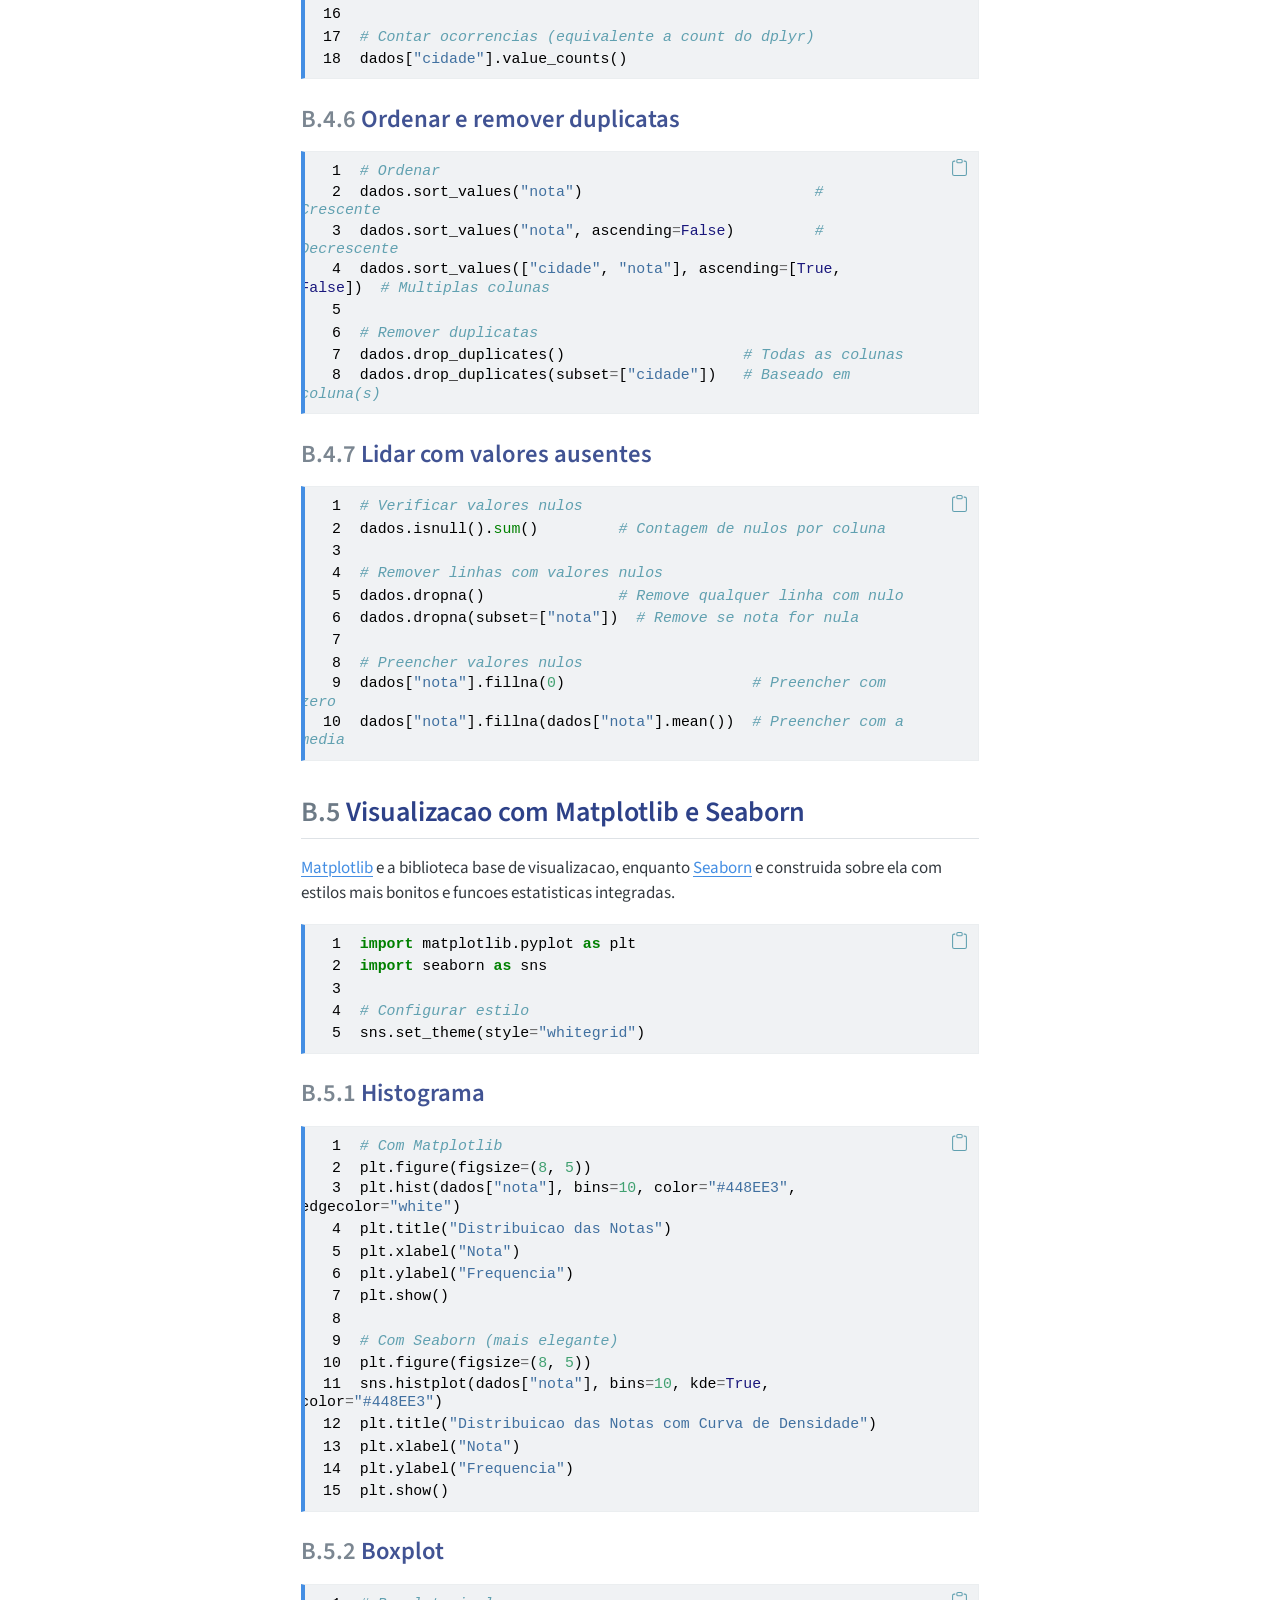
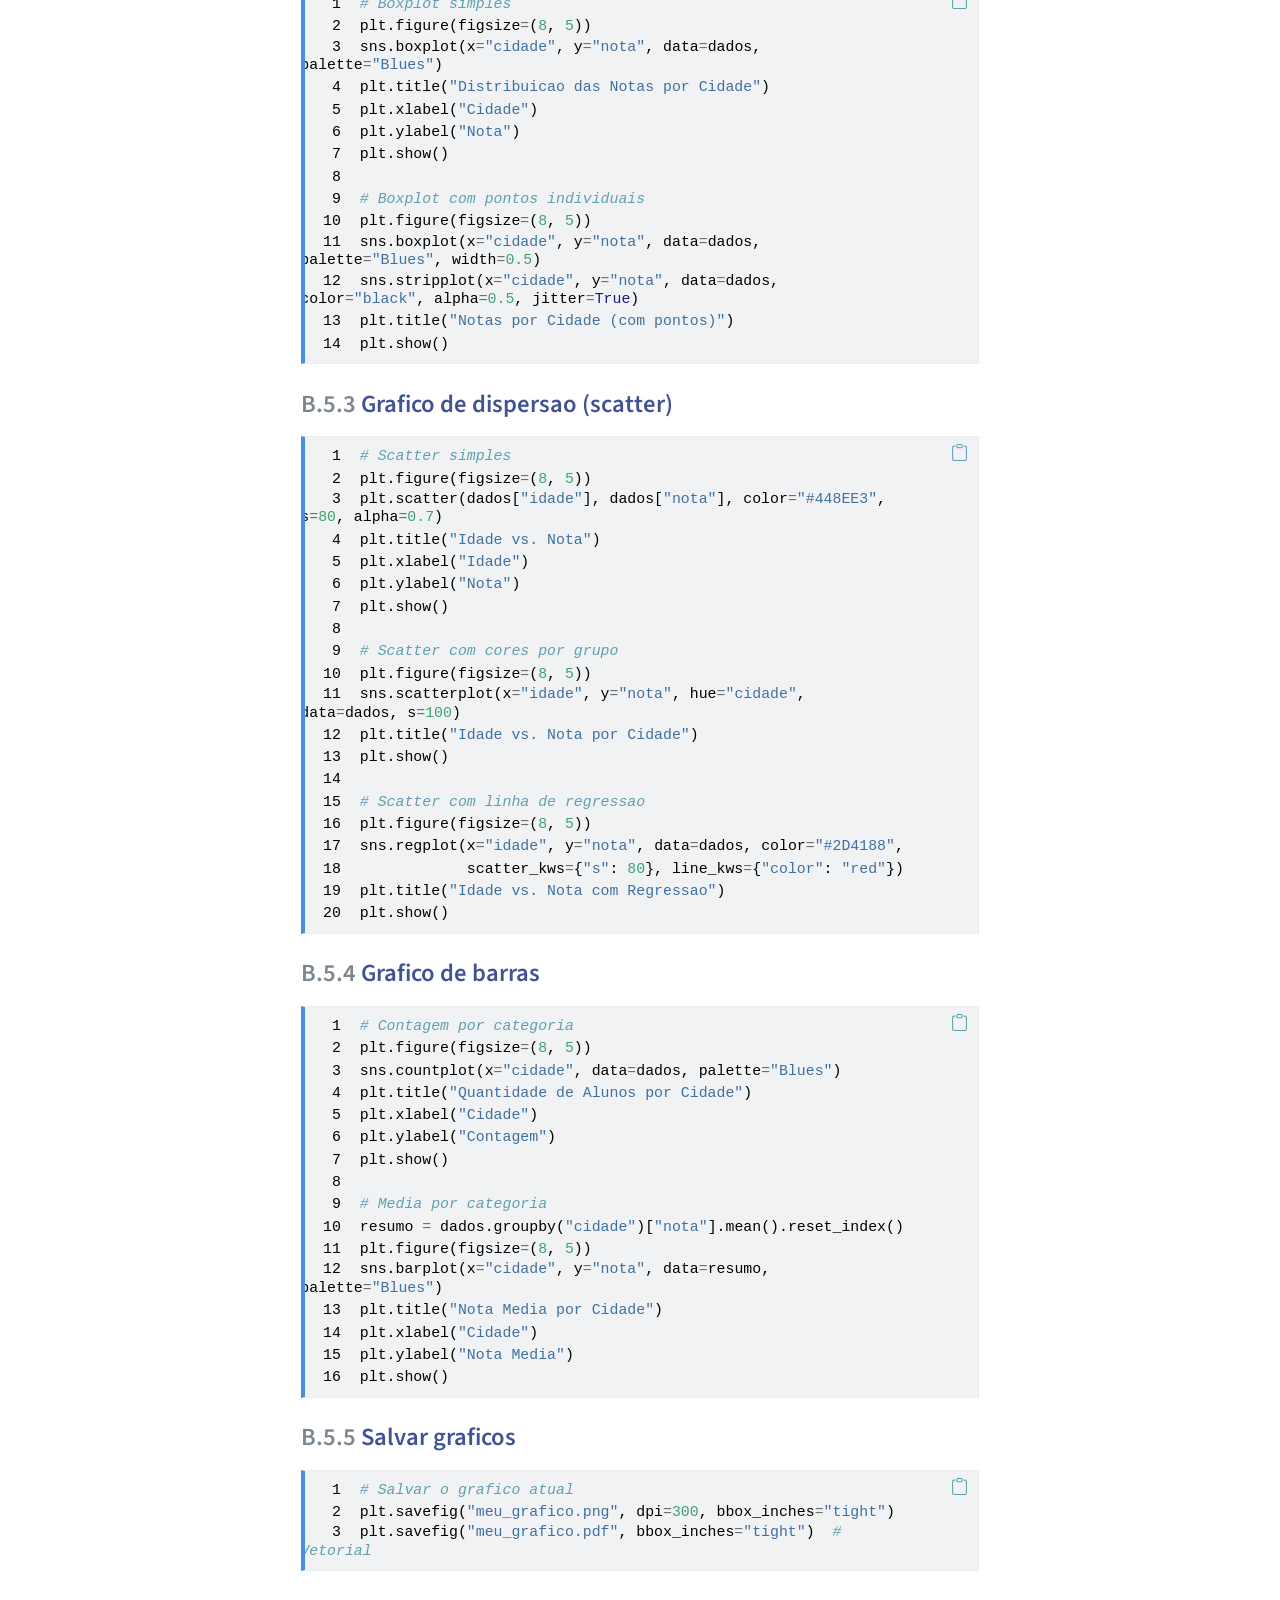
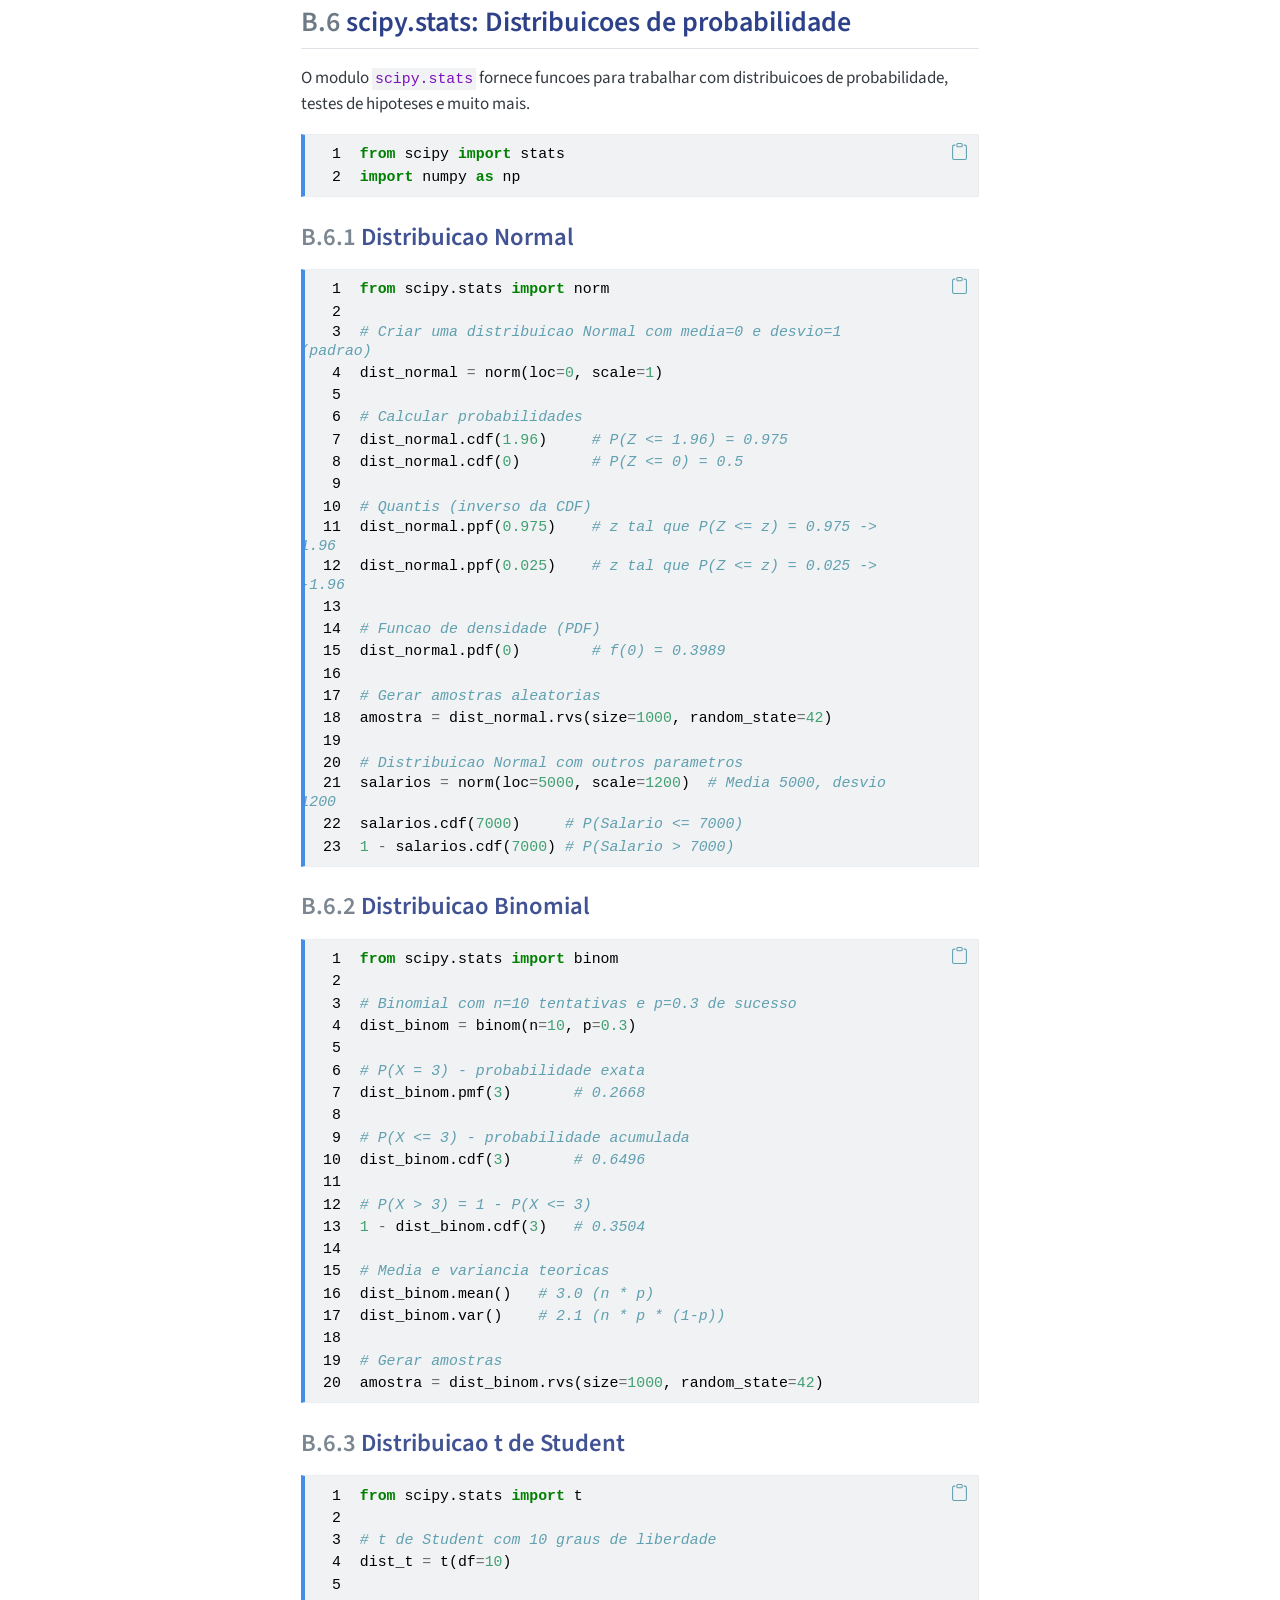
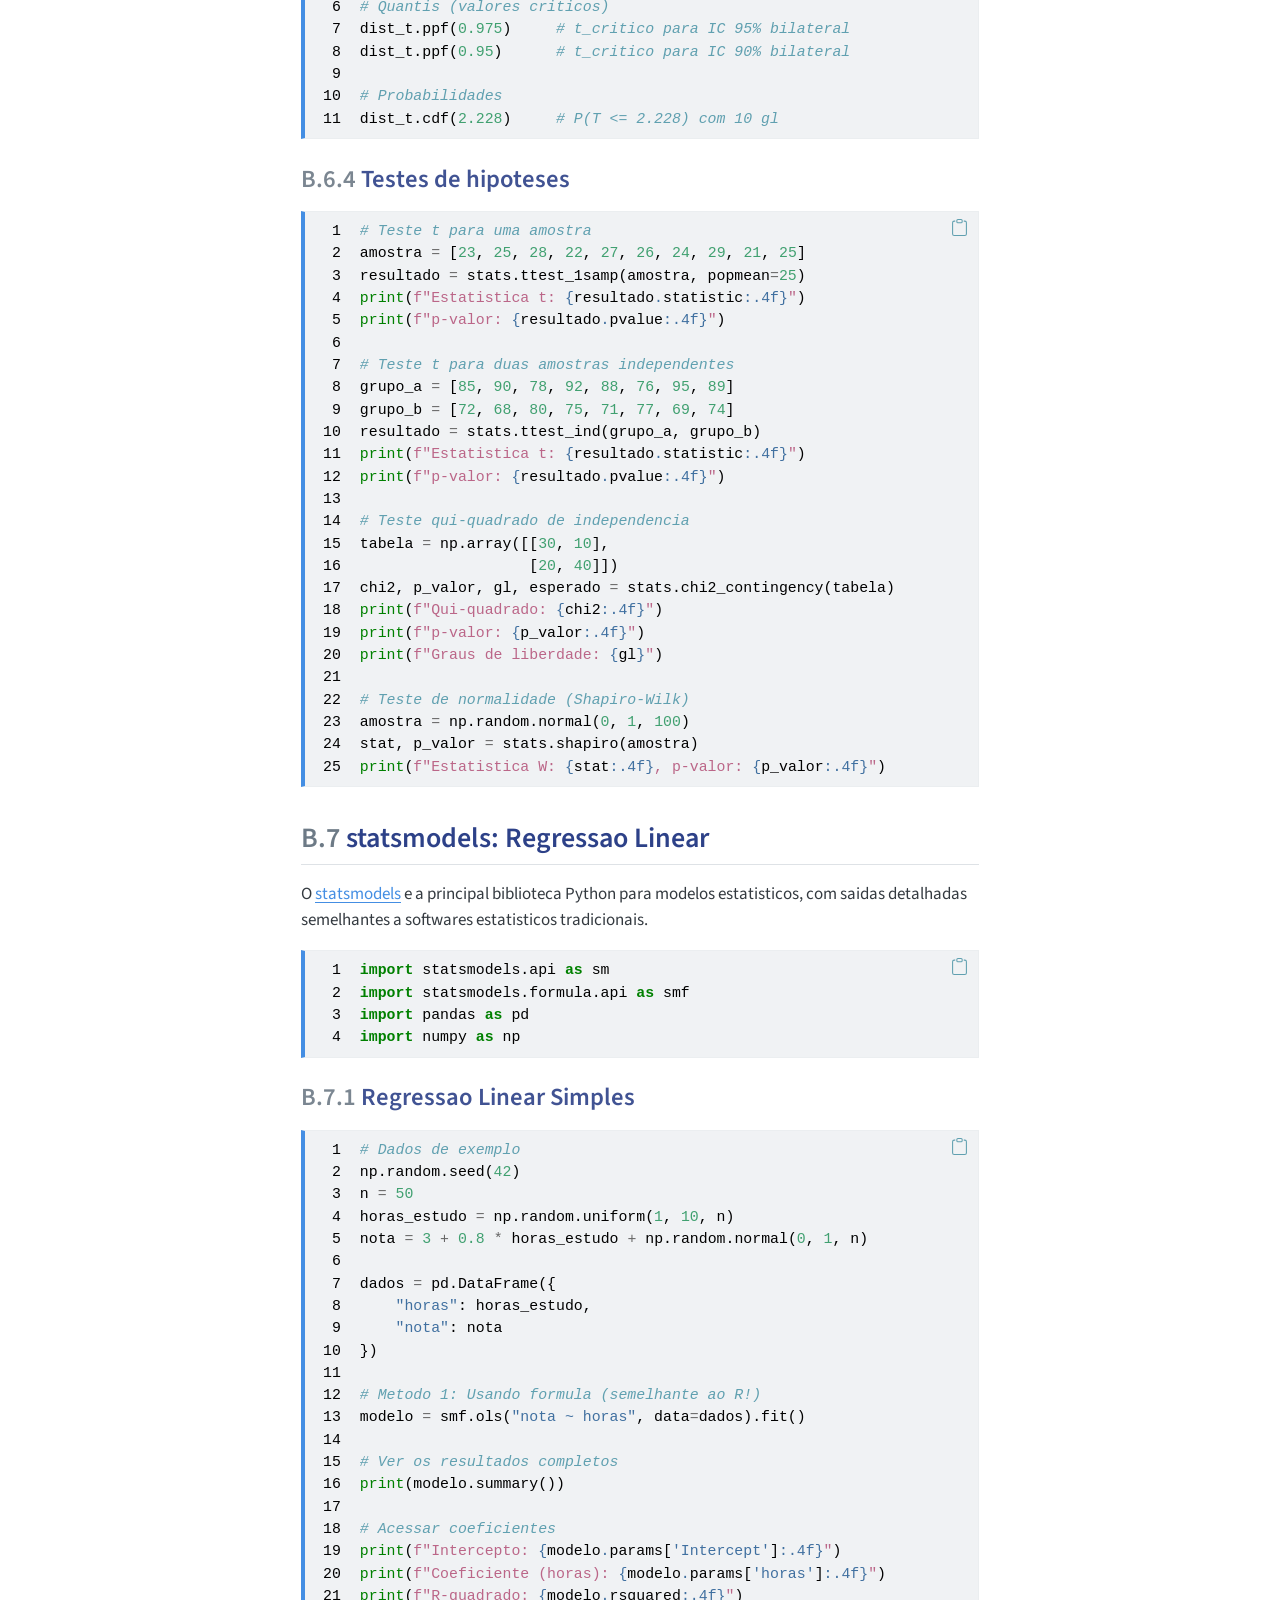
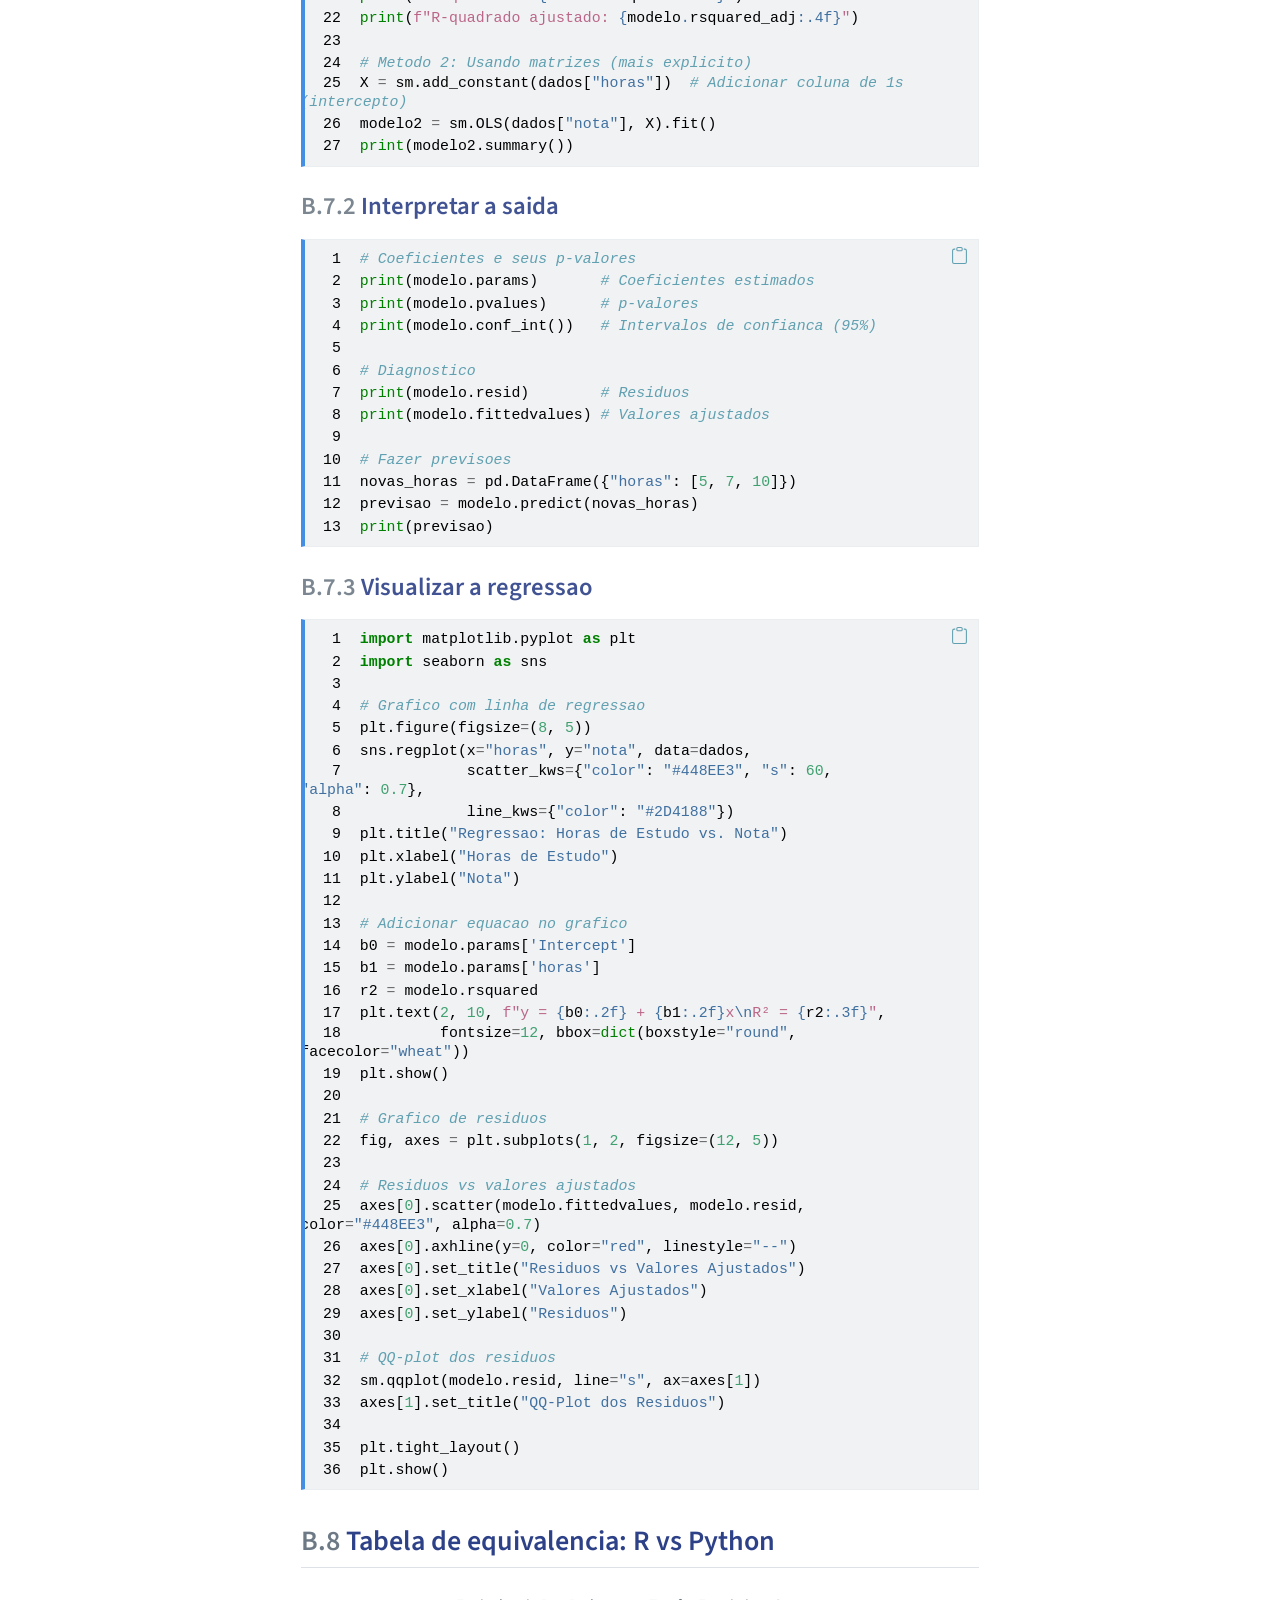
<file: B-intro-python.html>
<!DOCTYPE html>
<html xmlns="http://www.w3.org/1999/xhtml" lang="en" xml:lang="en"><head>

<meta charset="utf-8">
<meta name="generator" content="quarto-1.8.27">

<meta name="viewport" content="width=device-width, initial-scale=1.0, user-scalable=yes">


<title>Appendix B — Introducao ao Python – Introdução Interativa a Estatística</title>
<style>
code{white-space: pre-wrap;}
span.smallcaps{font-variant: small-caps;}
div.columns{display: flex; gap: min(4vw, 1.5em);}
div.column{flex: auto; overflow-x: auto;}
div.hanging-indent{margin-left: 1.5em; text-indent: -1.5em;}
ul.task-list{list-style: none;}
ul.task-list li input[type="checkbox"] {
  width: 0.8em;
  margin: 0 0.8em 0.2em -1em; /* quarto-specific, see https://github.com/quarto-dev/quarto-cli/issues/4556 */ 
  vertical-align: middle;
}
/* CSS for syntax highlighting */
html { -webkit-text-size-adjust: 100%; }
pre > code.sourceCode { white-space: pre; position: relative; }
pre > code.sourceCode > span { display: inline-block; line-height: 1.25; }
pre > code.sourceCode > span:empty { height: 1.2em; }
.sourceCode { overflow: visible; }
code.sourceCode > span { color: inherit; text-decoration: inherit; }
div.sourceCode { margin: 1em 0; }
pre.sourceCode { margin: 0; }
@media screen {
div.sourceCode { overflow: auto; }
}
@media print {
pre > code.sourceCode { white-space: pre-wrap; }
pre > code.sourceCode > span { text-indent: -5em; padding-left: 5em; }
}
pre.numberSource code
  { counter-reset: source-line 0; }
pre.numberSource code > span
  { position: relative; left: -4em; counter-increment: source-line; }
pre.numberSource code > span > a:first-child::before
  { content: counter(source-line);
    position: relative; left: -1em; text-align: right; vertical-align: baseline;
    border: none; display: inline-block;
    -webkit-touch-callout: none; -webkit-user-select: none;
    -khtml-user-select: none; -moz-user-select: none;
    -ms-user-select: none; user-select: none;
    padding: 0 4px; width: 4em;
  }
pre.numberSource { margin-left: 3em;  padding-left: 4px; }
div.sourceCode
  {   }
@media screen {
pre > code.sourceCode > span > a:first-child::before { text-decoration: underline; }
}
</style>


<script src="site_libs/quarto-nav/quarto-nav.js"></script>
<script src="site_libs/quarto-nav/headroom.min.js"></script>
<script src="site_libs/clipboard/clipboard.min.js"></script>
<script src="site_libs/quarto-search/autocomplete.umd.js"></script>
<script src="site_libs/quarto-search/fuse.min.js"></script>
<script src="site_libs/quarto-search/quarto-search.js"></script>
<meta name="quarto:offset" content="./">
<link href="./C-dicas-ia.html" rel="next">
<link href="./A-intro-r.html" rel="prev">
<script src="site_libs/quarto-html/quarto.js" type="module"></script>
<script src="site_libs/quarto-html/tabsets/tabsets.js" type="module"></script>
<script src="site_libs/quarto-html/axe/axe-check.js" type="module"></script>
<script src="site_libs/quarto-html/popper.min.js"></script>
<script src="site_libs/quarto-html/tippy.umd.min.js"></script>
<script src="site_libs/quarto-html/anchor.min.js"></script>
<link href="site_libs/quarto-html/tippy.css" rel="stylesheet">
<link href="site_libs/quarto-html/quarto-syntax-highlighting-9947f5b9f8ad485744e1687ece241fbc.css" rel="stylesheet" id="quarto-text-highlighting-styles">
<script src="site_libs/bootstrap/bootstrap.min.js"></script>
<link href="site_libs/bootstrap/bootstrap-icons.css" rel="stylesheet">
<link href="site_libs/bootstrap/bootstrap-24013bc1a19c3395a314c161450e4cc6.min.css" rel="stylesheet" append-hash="true" id="quarto-bootstrap" data-mode="light">
<script id="quarto-search-options" type="application/json">{
  "location": "sidebar",
  "copy-button": false,
  "collapse-after": 3,
  "panel-placement": "start",
  "type": "textbox",
  "limit": 50,
  "keyboard-shortcut": [
    "f",
    "/",
    "s"
  ],
  "show-item-context": false,
  "language": {
    "search-no-results-text": "No results",
    "search-matching-documents-text": "matching documents",
    "search-copy-link-title": "Copy link to search",
    "search-hide-matches-text": "Hide additional matches",
    "search-more-match-text": "more match in this document",
    "search-more-matches-text": "more matches in this document",
    "search-clear-button-title": "Clear",
    "search-text-placeholder": "",
    "search-detached-cancel-button-title": "Cancel",
    "search-submit-button-title": "Submit",
    "search-label": "Search"
  }
}</script>


</head>

<body class="nav-sidebar floating quarto-light">

<div id="quarto-search-results"></div>
  <header id="quarto-header" class="headroom fixed-top">
  <nav class="quarto-secondary-nav">
    <div class="container-fluid d-flex">
      <button type="button" class="quarto-btn-toggle btn" data-bs-toggle="collapse" role="button" data-bs-target=".quarto-sidebar-collapse-item" aria-controls="quarto-sidebar" aria-expanded="false" aria-label="Toggle sidebar navigation" onclick="if (window.quartoToggleHeadroom) { window.quartoToggleHeadroom(); }">
        <i class="bi bi-layout-text-sidebar-reverse"></i>
      </button>
        <nav class="quarto-page-breadcrumbs" aria-label="breadcrumb"><ol class="breadcrumb"><li class="breadcrumb-item"><a href="./A-intro-r.html">Appendices</a></li><li class="breadcrumb-item"><a href="./B-intro-python.html"><span class="chapter-number">B</span>&nbsp; <span class="chapter-title">Introducao ao Python</span></a></li></ol></nav>
        <a class="flex-grow-1" role="navigation" data-bs-toggle="collapse" data-bs-target=".quarto-sidebar-collapse-item" aria-controls="quarto-sidebar" aria-expanded="false" aria-label="Toggle sidebar navigation" onclick="if (window.quartoToggleHeadroom) { window.quartoToggleHeadroom(); }">      
        </a>
      <button type="button" class="btn quarto-search-button" aria-label="Search" onclick="window.quartoOpenSearch();">
        <i class="bi bi-search"></i>
      </button>
    </div>
  </nav>
</header>
<!-- content -->
<div id="quarto-content" class="quarto-container page-columns page-rows-contents page-layout-full">
<!-- sidebar -->
  <nav id="quarto-sidebar" class="sidebar collapse collapse-horizontal quarto-sidebar-collapse-item sidebar-navigation floating overflow-auto">
    <div class="pt-lg-2 mt-2 text-left sidebar-header">
    <div class="sidebar-title mb-0 py-0">
      <a href="./">Introdução Interativa a Estatística</a> 
        <div class="sidebar-tools-main">
    <a href="https://github.com/danielramazzotte/Estatistica-Basica" title="Source Code" class="quarto-navigation-tool px-1" aria-label="Source Code"><i class="bi bi-github"></i></a>
</div>
    </div>
      </div>
        <div class="mt-2 flex-shrink-0 align-items-center">
        <div class="sidebar-search">
        <div id="quarto-search" class="" title="Search"></div>
        </div>
        </div>
    <div class="sidebar-menu-container"> 
    <ul class="list-unstyled mt-1">
        <li class="sidebar-item">
  <div class="sidebar-item-container"> 
  <a href="./index.html" class="sidebar-item-text sidebar-link">
 <span class="menu-text">Prefácio</span></a>
  </div>
</li>
        <li class="sidebar-item">
  <div class="sidebar-item-container"> 
  <a href="./01-descritiva.html" class="sidebar-item-text sidebar-link">
 <span class="menu-text"><span class="chapter-number">1</span>&nbsp; <span class="chapter-title">Estatística Descritiva</span></span></a>
  </div>
</li>
        <li class="sidebar-item">
  <div class="sidebar-item-container"> 
  <a href="./02-probabilidade.html" class="sidebar-item-text sidebar-link">
 <span class="menu-text"><span class="chapter-number">2</span>&nbsp; <span class="chapter-title">Probabilidade</span></span></a>
  </div>
</li>
        <li class="sidebar-item">
  <div class="sidebar-item-container"> 
  <a href="./03-inferencia.html" class="sidebar-item-text sidebar-link">
 <span class="menu-text"><span class="chapter-number">3</span>&nbsp; <span class="chapter-title">Inferência Estatística</span></span></a>
  </div>
</li>
        <li class="sidebar-item">
  <div class="sidebar-item-container"> 
  <a href="./04-regressao.html" class="sidebar-item-text sidebar-link">
 <span class="menu-text"><span class="chapter-number">4</span>&nbsp; <span class="chapter-title">Regressão Linear Simples</span></span></a>
  </div>
</li>
        <li class="sidebar-item">
  <div class="sidebar-item-container"> 
  <a href="./05-problemas-pesquisa-aplicados.html" class="sidebar-item-text sidebar-link">
 <span class="menu-text"><span class="chapter-number">5</span>&nbsp; <span class="chapter-title">Problemas de Pesquisa Aplicados</span></span></a>
  </div>
</li>
        <li class="sidebar-item sidebar-item-section">
      <div class="sidebar-item-container"> 
            <a class="sidebar-item-text sidebar-link text-start" data-bs-toggle="collapse" data-bs-target="#quarto-sidebar-section-1" role="navigation" aria-expanded="true">
 <span class="menu-text">Appendices</span></a>
          <a class="sidebar-item-toggle text-start" data-bs-toggle="collapse" data-bs-target="#quarto-sidebar-section-1" role="navigation" aria-expanded="true" aria-label="Toggle section">
            <i class="bi bi-chevron-right ms-2"></i>
          </a> 
      </div>
      <ul id="quarto-sidebar-section-1" class="collapse list-unstyled sidebar-section depth1 show">  
          <li class="sidebar-item">
  <div class="sidebar-item-container"> 
  <a href="./A-intro-r.html" class="sidebar-item-text sidebar-link">
 <span class="menu-text"><span class="chapter-number">A</span>&nbsp; <span class="chapter-title">Introducao ao R</span></span></a>
  </div>
</li>
          <li class="sidebar-item">
  <div class="sidebar-item-container"> 
  <a href="./B-intro-python.html" class="sidebar-item-text sidebar-link active">
 <span class="menu-text"><span class="chapter-number">B</span>&nbsp; <span class="chapter-title">Introducao ao Python</span></span></a>
  </div>
</li>
          <li class="sidebar-item">
  <div class="sidebar-item-container"> 
  <a href="./C-dicas-ia.html" class="sidebar-item-text sidebar-link">
 <span class="menu-text"><span class="chapter-number">C</span>&nbsp; <span class="chapter-title">Dicas de Geracao de Codigo com IA</span></span></a>
  </div>
</li>
          <li class="sidebar-item">
  <div class="sidebar-item-container"> 
  <a href="./D-quarto-git-tutorial.html" class="sidebar-item-text sidebar-link">
 <span class="menu-text"><span class="chapter-number">D</span>&nbsp; <span class="chapter-title">Tutorial: Quarto, Git e Claude Code</span></span></a>
  </div>
</li>
          <li class="sidebar-item">
  <div class="sidebar-item-container"> 
  <a href="./E-creditos.html" class="sidebar-item-text sidebar-link">
 <span class="menu-text"><span class="chapter-number">E</span>&nbsp; <span class="chapter-title">Créditos e Agradecimentos</span></span></a>
  </div>
</li>
      </ul>
  </li>
    </ul>
    </div>
</nav>
<div id="quarto-sidebar-glass" class="quarto-sidebar-collapse-item" data-bs-toggle="collapse" data-bs-target=".quarto-sidebar-collapse-item"></div>
<!-- margin-sidebar -->
    <div id="quarto-margin-sidebar" class="sidebar margin-sidebar">
        <nav id="TOC" role="doc-toc" class="toc-active">
    <h2 id="toc-title">Table of contents</h2>
   
  <ul>
  <li><a href="#google-colab-programar-sem-instalar-nada" id="toc-google-colab-programar-sem-instalar-nada" class="nav-link active" data-scroll-target="#google-colab-programar-sem-instalar-nada"><span class="header-section-number">B.1</span> Google Colab: Programar sem instalar nada</a>
  <ul>
  <li><a href="#como-comecar" id="toc-como-comecar" class="nav-link" data-scroll-target="#como-comecar"><span class="header-section-number">B.1.1</span> Como comecar</a></li>
  <li><a href="#vantagens-do-colab" id="toc-vantagens-do-colab" class="nav-link" data-scroll-target="#vantagens-do-colab"><span class="header-section-number">B.1.2</span> Vantagens do Colab</a></li>
  </ul></li>
  <li><a href="#sintaxe-basica-variaveis-e-tipos" id="toc-sintaxe-basica-variaveis-e-tipos" class="nav-link" data-scroll-target="#sintaxe-basica-variaveis-e-tipos"><span class="header-section-number">B.2</span> Sintaxe basica, variaveis e tipos</a>
  <ul>
  <li><a href="#variaveis-e-atribuicao" id="toc-variaveis-e-atribuicao" class="nav-link" data-scroll-target="#variaveis-e-atribuicao"><span class="header-section-number">B.2.1</span> Variaveis e atribuicao</a></li>
  <li><a href="#estruturas-de-dados-basicas" id="toc-estruturas-de-dados-basicas" class="nav-link" data-scroll-target="#estruturas-de-dados-basicas"><span class="header-section-number">B.2.2</span> Estruturas de dados basicas</a></li>
  <li><a href="#operacoes-basicas" id="toc-operacoes-basicas" class="nav-link" data-scroll-target="#operacoes-basicas"><span class="header-section-number">B.2.3</span> Operacoes basicas</a></li>
  <li><a href="#estruturas-de-controle" id="toc-estruturas-de-controle" class="nav-link" data-scroll-target="#estruturas-de-controle"><span class="header-section-number">B.2.4</span> Estruturas de controle</a></li>
  <li><a href="#funcoes" id="toc-funcoes" class="nav-link" data-scroll-target="#funcoes"><span class="header-section-number">B.2.5</span> Funcoes</a></li>
  </ul></li>
  <li><a href="#numpy-computacao-numerica" id="toc-numpy-computacao-numerica" class="nav-link" data-scroll-target="#numpy-computacao-numerica"><span class="header-section-number">B.3</span> NumPy: Computacao numerica</a></li>
  <li><a href="#pandas-analise-de-dados" id="toc-pandas-analise-de-dados" class="nav-link" data-scroll-target="#pandas-analise-de-dados"><span class="header-section-number">B.4</span> Pandas: Analise de dados</a>
  <ul>
  <li><a href="#criar-e-importar-dataframes" id="toc-criar-e-importar-dataframes" class="nav-link" data-scroll-target="#criar-e-importar-dataframes"><span class="header-section-number">B.4.1</span> Criar e importar DataFrames</a></li>
  <li><a href="#explorar-os-dados" id="toc-explorar-os-dados" class="nav-link" data-scroll-target="#explorar-os-dados"><span class="header-section-number">B.4.2</span> Explorar os dados</a></li>
  <li><a href="#selecionar-e-filtrar" id="toc-selecionar-e-filtrar" class="nav-link" data-scroll-target="#selecionar-e-filtrar"><span class="header-section-number">B.4.3</span> Selecionar e filtrar</a></li>
  <li><a href="#criar-e-modificar-colunas" id="toc-criar-e-modificar-colunas" class="nav-link" data-scroll-target="#criar-e-modificar-colunas"><span class="header-section-number">B.4.4</span> Criar e modificar colunas</a></li>
  <li><a href="#agrupar-e-resumir-groupby" id="toc-agrupar-e-resumir-groupby" class="nav-link" data-scroll-target="#agrupar-e-resumir-groupby"><span class="header-section-number">B.4.5</span> Agrupar e resumir (groupby)</a></li>
  <li><a href="#ordenar-e-remover-duplicatas" id="toc-ordenar-e-remover-duplicatas" class="nav-link" data-scroll-target="#ordenar-e-remover-duplicatas"><span class="header-section-number">B.4.6</span> Ordenar e remover duplicatas</a></li>
  <li><a href="#lidar-com-valores-ausentes" id="toc-lidar-com-valores-ausentes" class="nav-link" data-scroll-target="#lidar-com-valores-ausentes"><span class="header-section-number">B.4.7</span> Lidar com valores ausentes</a></li>
  </ul></li>
  <li><a href="#visualizacao-com-matplotlib-e-seaborn" id="toc-visualizacao-com-matplotlib-e-seaborn" class="nav-link" data-scroll-target="#visualizacao-com-matplotlib-e-seaborn"><span class="header-section-number">B.5</span> Visualizacao com Matplotlib e Seaborn</a>
  <ul>
  <li><a href="#histograma" id="toc-histograma" class="nav-link" data-scroll-target="#histograma"><span class="header-section-number">B.5.1</span> Histograma</a></li>
  <li><a href="#boxplot" id="toc-boxplot" class="nav-link" data-scroll-target="#boxplot"><span class="header-section-number">B.5.2</span> Boxplot</a></li>
  <li><a href="#grafico-de-dispersao-scatter" id="toc-grafico-de-dispersao-scatter" class="nav-link" data-scroll-target="#grafico-de-dispersao-scatter"><span class="header-section-number">B.5.3</span> Grafico de dispersao (scatter)</a></li>
  <li><a href="#grafico-de-barras" id="toc-grafico-de-barras" class="nav-link" data-scroll-target="#grafico-de-barras"><span class="header-section-number">B.5.4</span> Grafico de barras</a></li>
  <li><a href="#salvar-graficos" id="toc-salvar-graficos" class="nav-link" data-scroll-target="#salvar-graficos"><span class="header-section-number">B.5.5</span> Salvar graficos</a></li>
  </ul></li>
  <li><a href="#scipy.stats-distribuicoes-de-probabilidade" id="toc-scipy.stats-distribuicoes-de-probabilidade" class="nav-link" data-scroll-target="#scipy.stats-distribuicoes-de-probabilidade"><span class="header-section-number">B.6</span> scipy.stats: Distribuicoes de probabilidade</a>
  <ul>
  <li><a href="#distribuicao-normal" id="toc-distribuicao-normal" class="nav-link" data-scroll-target="#distribuicao-normal"><span class="header-section-number">B.6.1</span> Distribuicao Normal</a></li>
  <li><a href="#distribuicao-binomial" id="toc-distribuicao-binomial" class="nav-link" data-scroll-target="#distribuicao-binomial"><span class="header-section-number">B.6.2</span> Distribuicao Binomial</a></li>
  <li><a href="#distribuicao-t-de-student" id="toc-distribuicao-t-de-student" class="nav-link" data-scroll-target="#distribuicao-t-de-student"><span class="header-section-number">B.6.3</span> Distribuicao t de Student</a></li>
  <li><a href="#testes-de-hipoteses" id="toc-testes-de-hipoteses" class="nav-link" data-scroll-target="#testes-de-hipoteses"><span class="header-section-number">B.6.4</span> Testes de hipoteses</a></li>
  </ul></li>
  <li><a href="#statsmodels-regressao-linear" id="toc-statsmodels-regressao-linear" class="nav-link" data-scroll-target="#statsmodels-regressao-linear"><span class="header-section-number">B.7</span> statsmodels: Regressao Linear</a>
  <ul>
  <li><a href="#regressao-linear-simples" id="toc-regressao-linear-simples" class="nav-link" data-scroll-target="#regressao-linear-simples"><span class="header-section-number">B.7.1</span> Regressao Linear Simples</a></li>
  <li><a href="#interpretar-a-saida" id="toc-interpretar-a-saida" class="nav-link" data-scroll-target="#interpretar-a-saida"><span class="header-section-number">B.7.2</span> Interpretar a saida</a></li>
  <li><a href="#visualizar-a-regressao" id="toc-visualizar-a-regressao" class="nav-link" data-scroll-target="#visualizar-a-regressao"><span class="header-section-number">B.7.3</span> Visualizar a regressao</a></li>
  </ul></li>
  <li><a href="#tabela-de-equivalencia-r-vs-python" id="toc-tabela-de-equivalencia-r-vs-python" class="nav-link" data-scroll-target="#tabela-de-equivalencia-r-vs-python"><span class="header-section-number">B.8</span> Tabela de equivalencia: R vs Python</a></li>
  </ul>
</nav>
    </div>
<!-- main -->
<main class="content column-body" id="quarto-document-content">

<header id="title-block-header" class="quarto-title-block default"><nav class="quarto-page-breadcrumbs quarto-title-breadcrumbs d-none d-lg-block" aria-label="breadcrumb"><ol class="breadcrumb"><li class="breadcrumb-item"><a href="./A-intro-r.html">Appendices</a></li><li class="breadcrumb-item"><a href="./B-intro-python.html"><span class="chapter-number">B</span>&nbsp; <span class="chapter-title">Introducao ao Python</span></a></li></ol></nav>
<div class="quarto-title">
<div class="quarto-title-block"><div><h1 class="title"><span id="apendice-python" class="quarto-section-identifier">Appendix B — Introducao ao Python</span></h1><button type="button" class="btn code-tools-button" id="quarto-code-tools-source"><i class="bi"></i> Code</button></div></div>
</div>



<div class="quarto-title-meta column-body">

    
  
    
  </div>
  


</header>


<p>Python e uma das linguagens de programacao mais populares do mundo, especialmente nas areas de ciencia de dados, aprendizado de maquina e estatistica. Neste apendice, apresentamos os fundamentos necessarios para aplicar conceitos estatisticos em Python, com foco nas bibliotecas mais utilizadas para analise de dados.</p>
<div class="callout callout-style-default callout-tip callout-titled">
<div class="callout-header d-flex align-content-center">
<div class="callout-icon-container">
<i class="callout-icon"></i>
</div>
<div class="callout-title-container flex-fill">
<span class="screen-reader-only">Tip</span>Por que Python?
</div>
</div>
<div class="callout-body-container callout-body">
<p>Python e gratuito, possui uma comunidade imensa e e amplamente utilizado na industria e na academia. Saber R <strong>e</strong> Python torna voce um profissional muito mais completo na area de dados.</p>
</div>
</div>
<section id="google-colab-programar-sem-instalar-nada" class="level2" data-number="B.1">
<h2 data-number="B.1" class="anchored" data-anchor-id="google-colab-programar-sem-instalar-nada"><span class="header-section-number">B.1</span> Google Colab: Programar sem instalar nada</h2>
<p>O <a href="https://colab.research.google.com/">Google Colab</a> e uma plataforma gratuita que permite escrever e executar codigo Python diretamente no navegador, sem necessidade de instalacao. Ele funciona como um caderno (notebook) interativo.</p>
<section id="como-comecar" class="level3" data-number="B.1.1">
<h3 data-number="B.1.1" class="anchored" data-anchor-id="como-comecar"><span class="header-section-number">B.1.1</span> Como comecar</h3>
<ol type="1">
<li>Acesse <a href="https://colab.research.google.com/" class="uri">https://colab.research.google.com/</a></li>
<li>Faca login com sua conta Google</li>
<li>Clique em <strong>“Novo notebook”</strong></li>
<li>Escreva codigo nas celulas e pressione <code>Shift + Enter</code> para executar</li>
</ol>
</section>
<section id="vantagens-do-colab" class="level3" data-number="B.1.2">
<h3 data-number="B.1.2" class="anchored" data-anchor-id="vantagens-do-colab"><span class="header-section-number">B.1.2</span> Vantagens do Colab</h3>
<ul>
<li>Zero instalacao — tudo roda na nuvem</li>
<li>Ja vem com as bibliotecas mais comuns pre-instaladas (NumPy, Pandas, Matplotlib, etc.)</li>
<li>Salva automaticamente no Google Drive</li>
<li>Permite compartilhar notebooks facilmente</li>
<li>Oferece acesso gratuito a GPUs para computacao pesada</li>
</ul>
<div class="callout callout-style-default callout-note callout-titled">
<div class="callout-header d-flex align-content-center">
<div class="callout-icon-container">
<i class="callout-icon"></i>
</div>
<div class="callout-title-container flex-fill">
<span class="screen-reader-only">Note</span>Instalando bibliotecas no Colab
</div>
</div>
<div class="callout-body-container callout-body">
<p>Se precisar de uma biblioteca que nao esta pre-instalada, use:</p>
<div class="cell">
<div class="code-copy-outer-scaffold"><div class="sourceCode cell-code" id="cb1"><pre class="sourceCode numberSource python number-lines code-with-copy"><code class="sourceCode python"><span id="cb1-1"><a href="#cb1-1"></a><span class="co"># No Colab, use ! antes de comandos do terminal</span></span>
<span id="cb1-2"><a href="#cb1-2"></a><span class="co"># !pip install nome_da_biblioteca</span></span></code></pre></div><button title="Copy to Clipboard" class="code-copy-button"><i class="bi"></i></button></div>
</div>
</div>
</div>
</section>
</section>
<section id="sintaxe-basica-variaveis-e-tipos" class="level2" data-number="B.2">
<h2 data-number="B.2" class="anchored" data-anchor-id="sintaxe-basica-variaveis-e-tipos"><span class="header-section-number">B.2</span> Sintaxe basica, variaveis e tipos</h2>
<section id="variaveis-e-atribuicao" class="level3" data-number="B.2.1">
<h3 data-number="B.2.1" class="anchored" data-anchor-id="variaveis-e-atribuicao"><span class="header-section-number">B.2.1</span> Variaveis e atribuicao</h3>
<p>Em Python, o operador de atribuicao e <code>=</code>. Nao e necessario declarar o tipo da variavel — Python infere automaticamente.</p>
<div class="cell">
<div class="code-copy-outer-scaffold"><div class="sourceCode cell-code" id="cb2"><pre class="sourceCode numberSource python number-lines code-with-copy"><code class="sourceCode python"><span id="cb2-1"><a href="#cb2-1"></a><span class="co"># Numericos</span></span>
<span id="cb2-2"><a href="#cb2-2"></a>x <span class="op">=</span> <span class="dv">10</span>          <span class="co"># int (inteiro)</span></span>
<span id="cb2-3"><a href="#cb2-3"></a>y <span class="op">=</span> <span class="fl">3.14</span>        <span class="co"># float (decimal)</span></span>
<span id="cb2-4"><a href="#cb2-4"></a>z <span class="op">=</span> <span class="dv">2</span> <span class="op">+</span> <span class="ot">3j</span>      <span class="co"># complex (numero complexo)</span></span>
<span id="cb2-5"><a href="#cb2-5"></a></span>
<span id="cb2-6"><a href="#cb2-6"></a><span class="co"># Strings (texto)</span></span>
<span id="cb2-7"><a href="#cb2-7"></a>nome <span class="op">=</span> <span class="st">"Maria"</span></span>
<span id="cb2-8"><a href="#cb2-8"></a>frase <span class="op">=</span> <span class="st">'Ola, mundo!'</span></span>
<span id="cb2-9"><a href="#cb2-9"></a>texto_longo <span class="op">=</span> <span class="st">"""Este texto</span></span>
<span id="cb2-10"><a href="#cb2-10"></a><span class="st">pode ter varias linhas"""</span></span>
<span id="cb2-11"><a href="#cb2-11"></a></span>
<span id="cb2-12"><a href="#cb2-12"></a><span class="co"># Booleanos (logicos)</span></span>
<span id="cb2-13"><a href="#cb2-13"></a>ativo <span class="op">=</span> <span class="va">True</span></span>
<span id="cb2-14"><a href="#cb2-14"></a>falha <span class="op">=</span> <span class="va">False</span></span>
<span id="cb2-15"><a href="#cb2-15"></a></span>
<span id="cb2-16"><a href="#cb2-16"></a><span class="co"># Verificar o tipo de uma variavel</span></span>
<span id="cb2-17"><a href="#cb2-17"></a><span class="bu">type</span>(x)      <span class="co"># &lt;class 'int'&gt;</span></span>
<span id="cb2-18"><a href="#cb2-18"></a><span class="bu">type</span>(nome)   <span class="co"># &lt;class 'str'&gt;</span></span>
<span id="cb2-19"><a href="#cb2-19"></a><span class="bu">type</span>(ativo)  <span class="co"># &lt;class 'bool'&gt;</span></span></code></pre></div><button title="Copy to Clipboard" class="code-copy-button"><i class="bi"></i></button></div>
</div>
</section>
<section id="estruturas-de-dados-basicas" class="level3" data-number="B.2.2">
<h3 data-number="B.2.2" class="anchored" data-anchor-id="estruturas-de-dados-basicas"><span class="header-section-number">B.2.2</span> Estruturas de dados basicas</h3>
<div class="cell">
<div class="code-copy-outer-scaffold"><div class="sourceCode cell-code" id="cb3"><pre class="sourceCode numberSource python number-lines code-with-copy"><code class="sourceCode python"><span id="cb3-1"><a href="#cb3-1"></a><span class="co"># Lista: colecao ordenada e mutavel (equivalente a vetor em R)</span></span>
<span id="cb3-2"><a href="#cb3-2"></a>numeros <span class="op">=</span> [<span class="dv">1</span>, <span class="dv">2</span>, <span class="dv">3</span>, <span class="dv">4</span>, <span class="dv">5</span>]</span>
<span id="cb3-3"><a href="#cb3-3"></a>nomes <span class="op">=</span> [<span class="st">"Ana"</span>, <span class="st">"Bruno"</span>, <span class="st">"Carla"</span>]</span>
<span id="cb3-4"><a href="#cb3-4"></a>mista <span class="op">=</span> [<span class="dv">1</span>, <span class="st">"texto"</span>, <span class="va">True</span>, <span class="fl">3.14</span>]  <span class="co"># Pode misturar tipos</span></span>
<span id="cb3-5"><a href="#cb3-5"></a></span>
<span id="cb3-6"><a href="#cb3-6"></a><span class="co"># Acessar elementos (indice comeca em 0!)</span></span>
<span id="cb3-7"><a href="#cb3-7"></a>numeros[<span class="dv">0</span>]    <span class="co"># 1 (primeiro elemento)</span></span>
<span id="cb3-8"><a href="#cb3-8"></a>numeros[<span class="op">-</span><span class="dv">1</span>]   <span class="co"># 5 (ultimo elemento)</span></span>
<span id="cb3-9"><a href="#cb3-9"></a>numeros[<span class="dv">1</span>:<span class="dv">3</span>]  <span class="co"># [2, 3] (fatiamento: do indice 1 ao 2)</span></span>
<span id="cb3-10"><a href="#cb3-10"></a></span>
<span id="cb3-11"><a href="#cb3-11"></a><span class="co"># Tupla: colecao ordenada e imutavel</span></span>
<span id="cb3-12"><a href="#cb3-12"></a>coordenadas <span class="op">=</span> (<span class="fl">10.5</span>, <span class="fl">20.3</span>)</span>
<span id="cb3-13"><a href="#cb3-13"></a>dias_semana <span class="op">=</span> (<span class="st">"seg"</span>, <span class="st">"ter"</span>, <span class="st">"qua"</span>, <span class="st">"qui"</span>, <span class="st">"sex"</span>)</span>
<span id="cb3-14"><a href="#cb3-14"></a></span>
<span id="cb3-15"><a href="#cb3-15"></a><span class="co"># Dicionario: pares chave-valor (equivalente a lista nomeada em R)</span></span>
<span id="cb3-16"><a href="#cb3-16"></a>aluno <span class="op">=</span> {</span>
<span id="cb3-17"><a href="#cb3-17"></a>    <span class="st">"nome"</span>: <span class="st">"Joao"</span>,</span>
<span id="cb3-18"><a href="#cb3-18"></a>    <span class="st">"idade"</span>: <span class="dv">22</span>,</span>
<span id="cb3-19"><a href="#cb3-19"></a>    <span class="st">"nota"</span>: <span class="fl">8.5</span></span>
<span id="cb3-20"><a href="#cb3-20"></a>}</span>
<span id="cb3-21"><a href="#cb3-21"></a>aluno[<span class="st">"nome"</span>]   <span class="co"># "Joao"</span></span>
<span id="cb3-22"><a href="#cb3-22"></a>aluno[<span class="st">"nota"</span>]   <span class="co"># 8.5</span></span>
<span id="cb3-23"><a href="#cb3-23"></a></span>
<span id="cb3-24"><a href="#cb3-24"></a><span class="co"># Conjunto: colecao sem duplicatas</span></span>
<span id="cb3-25"><a href="#cb3-25"></a>valores <span class="op">=</span> {<span class="dv">1</span>, <span class="dv">2</span>, <span class="dv">3</span>, <span class="dv">2</span>, <span class="dv">1</span>}  <span class="co"># {1, 2, 3}</span></span></code></pre></div><button title="Copy to Clipboard" class="code-copy-button"><i class="bi"></i></button></div>
</div>
</section>
<section id="operacoes-basicas" class="level3" data-number="B.2.3">
<h3 data-number="B.2.3" class="anchored" data-anchor-id="operacoes-basicas"><span class="header-section-number">B.2.3</span> Operacoes basicas</h3>
<div class="cell">
<div class="code-copy-outer-scaffold"><div class="sourceCode cell-code" id="cb4"><pre class="sourceCode numberSource python number-lines code-with-copy"><code class="sourceCode python"><span id="cb4-1"><a href="#cb4-1"></a><span class="co"># Aritmeticas</span></span>
<span id="cb4-2"><a href="#cb4-2"></a><span class="dv">10</span> <span class="op">+</span> <span class="dv">3</span>    <span class="co"># 13 (adicao)</span></span>
<span id="cb4-3"><a href="#cb4-3"></a><span class="dv">10</span> <span class="op">-</span> <span class="dv">3</span>    <span class="co"># 7 (subtracao)</span></span>
<span id="cb4-4"><a href="#cb4-4"></a><span class="dv">10</span> <span class="op">*</span> <span class="dv">3</span>    <span class="co"># 30 (multiplicacao)</span></span>
<span id="cb4-5"><a href="#cb4-5"></a><span class="dv">10</span> <span class="op">/</span> <span class="dv">3</span>    <span class="co"># 3.333... (divisao)</span></span>
<span id="cb4-6"><a href="#cb4-6"></a><span class="dv">10</span> <span class="op">//</span> <span class="dv">3</span>   <span class="co"># 3 (divisao inteira)</span></span>
<span id="cb4-7"><a href="#cb4-7"></a><span class="dv">10</span> <span class="op">%</span> <span class="dv">3</span>    <span class="co"># 1 (modulo/resto)</span></span>
<span id="cb4-8"><a href="#cb4-8"></a><span class="dv">10</span> <span class="op">**</span> <span class="dv">3</span>   <span class="co"># 1000 (potenciacao)</span></span>
<span id="cb4-9"><a href="#cb4-9"></a></span>
<span id="cb4-10"><a href="#cb4-10"></a><span class="co"># Comparacao</span></span>
<span id="cb4-11"><a href="#cb4-11"></a><span class="dv">5</span> <span class="op">==</span> <span class="dv">5</span>    <span class="co"># True</span></span>
<span id="cb4-12"><a href="#cb4-12"></a><span class="dv">5</span> <span class="op">!=</span> <span class="dv">3</span>    <span class="co"># True</span></span>
<span id="cb4-13"><a href="#cb4-13"></a><span class="dv">5</span> <span class="op">&gt;</span> <span class="dv">3</span>     <span class="co"># True</span></span>
<span id="cb4-14"><a href="#cb4-14"></a><span class="dv">5</span> <span class="op">&lt;=</span> <span class="dv">3</span>    <span class="co"># False</span></span>
<span id="cb4-15"><a href="#cb4-15"></a></span>
<span id="cb4-16"><a href="#cb4-16"></a><span class="co"># Logicas</span></span>
<span id="cb4-17"><a href="#cb4-17"></a><span class="va">True</span> <span class="kw">and</span> <span class="va">False</span>   <span class="co"># False</span></span>
<span id="cb4-18"><a href="#cb4-18"></a><span class="va">True</span> <span class="kw">or</span> <span class="va">False</span>    <span class="co"># True</span></span>
<span id="cb4-19"><a href="#cb4-19"></a><span class="kw">not</span> <span class="va">True</span>         <span class="co"># False</span></span></code></pre></div><button title="Copy to Clipboard" class="code-copy-button"><i class="bi"></i></button></div>
</div>
</section>
<section id="estruturas-de-controle" class="level3" data-number="B.2.4">
<h3 data-number="B.2.4" class="anchored" data-anchor-id="estruturas-de-controle"><span class="header-section-number">B.2.4</span> Estruturas de controle</h3>
<div class="cell">
<div class="code-copy-outer-scaffold"><div class="sourceCode cell-code" id="cb5"><pre class="sourceCode numberSource python number-lines code-with-copy"><code class="sourceCode python"><span id="cb5-1"><a href="#cb5-1"></a><span class="co"># if/elif/else (note: Python usa indentacao, nao chaves!)</span></span>
<span id="cb5-2"><a href="#cb5-2"></a>x <span class="op">=</span> <span class="dv">7</span></span>
<span id="cb5-3"><a href="#cb5-3"></a><span class="cf">if</span> x <span class="op">&lt;</span> <span class="dv">5</span>:</span>
<span id="cb5-4"><a href="#cb5-4"></a>    <span class="bu">print</span>(<span class="st">"x e menor que 5"</span>)</span>
<span id="cb5-5"><a href="#cb5-5"></a><span class="cf">elif</span> x <span class="op">&lt;</span> <span class="dv">10</span>:</span>
<span id="cb5-6"><a href="#cb5-6"></a>    <span class="bu">print</span>(<span class="st">"x esta entre 5 e 10"</span>)</span>
<span id="cb5-7"><a href="#cb5-7"></a><span class="cf">else</span>:</span>
<span id="cb5-8"><a href="#cb5-8"></a>    <span class="bu">print</span>(<span class="st">"x e 10 ou maior"</span>)</span>
<span id="cb5-9"><a href="#cb5-9"></a></span>
<span id="cb5-10"><a href="#cb5-10"></a><span class="co"># for loop</span></span>
<span id="cb5-11"><a href="#cb5-11"></a><span class="cf">for</span> i <span class="kw">in</span> <span class="bu">range</span>(<span class="dv">5</span>):       <span class="co"># 0, 1, 2, 3, 4</span></span>
<span id="cb5-12"><a href="#cb5-12"></a>    <span class="bu">print</span>(i)</span>
<span id="cb5-13"><a href="#cb5-13"></a></span>
<span id="cb5-14"><a href="#cb5-14"></a><span class="cf">for</span> nome <span class="kw">in</span> [<span class="st">"Ana"</span>, <span class="st">"Bruno"</span>, <span class="st">"Carla"</span>]:</span>
<span id="cb5-15"><a href="#cb5-15"></a>    <span class="bu">print</span>(<span class="ss">f"Ola, </span><span class="sc">{</span>nome<span class="sc">}</span><span class="ss">!"</span>)  <span class="co"># f-string: formatacao elegante</span></span>
<span id="cb5-16"><a href="#cb5-16"></a></span>
<span id="cb5-17"><a href="#cb5-17"></a><span class="co"># while loop</span></span>
<span id="cb5-18"><a href="#cb5-18"></a>contador <span class="op">=</span> <span class="dv">5</span></span>
<span id="cb5-19"><a href="#cb5-19"></a><span class="cf">while</span> contador <span class="op">&gt;</span> <span class="dv">0</span>:</span>
<span id="cb5-20"><a href="#cb5-20"></a>    <span class="bu">print</span>(contador)</span>
<span id="cb5-21"><a href="#cb5-21"></a>    contador <span class="op">-=</span> <span class="dv">1</span></span>
<span id="cb5-22"><a href="#cb5-22"></a></span>
<span id="cb5-23"><a href="#cb5-23"></a><span class="co"># List comprehension (forma compacta de criar listas)</span></span>
<span id="cb5-24"><a href="#cb5-24"></a>quadrados <span class="op">=</span> [x<span class="op">**</span><span class="dv">2</span> <span class="cf">for</span> x <span class="kw">in</span> <span class="bu">range</span>(<span class="dv">1</span>, <span class="dv">11</span>)]</span>
<span id="cb5-25"><a href="#cb5-25"></a><span class="co"># [1, 4, 9, 16, 25, 36, 49, 64, 81, 100]</span></span>
<span id="cb5-26"><a href="#cb5-26"></a></span>
<span id="cb5-27"><a href="#cb5-27"></a>pares <span class="op">=</span> [x <span class="cf">for</span> x <span class="kw">in</span> <span class="bu">range</span>(<span class="dv">1</span>, <span class="dv">21</span>) <span class="cf">if</span> x <span class="op">%</span> <span class="dv">2</span> <span class="op">==</span> <span class="dv">0</span>]</span>
<span id="cb5-28"><a href="#cb5-28"></a><span class="co"># [2, 4, 6, 8, 10, 12, 14, 16, 18, 20]</span></span></code></pre></div><button title="Copy to Clipboard" class="code-copy-button"><i class="bi"></i></button></div>
</div>
</section>
<section id="funcoes" class="level3" data-number="B.2.5">
<h3 data-number="B.2.5" class="anchored" data-anchor-id="funcoes"><span class="header-section-number">B.2.5</span> Funcoes</h3>
<div class="cell">
<div class="code-copy-outer-scaffold"><div class="sourceCode cell-code" id="cb6"><pre class="sourceCode numberSource python number-lines code-with-copy"><code class="sourceCode python"><span id="cb6-1"><a href="#cb6-1"></a><span class="co"># Definir uma funcao</span></span>
<span id="cb6-2"><a href="#cb6-2"></a><span class="kw">def</span> saudacao(nome):</span>
<span id="cb6-3"><a href="#cb6-3"></a>    <span class="co">"""Retorna uma mensagem de saudacao."""</span></span>
<span id="cb6-4"><a href="#cb6-4"></a>    <span class="cf">return</span> <span class="ss">f"Ola, </span><span class="sc">{</span>nome<span class="sc">}</span><span class="ss">! Bem-vindo(a) ao Python."</span></span>
<span id="cb6-5"><a href="#cb6-5"></a></span>
<span id="cb6-6"><a href="#cb6-6"></a>saudacao(<span class="st">"Maria"</span>)  <span class="co"># "Ola, Maria! Bem-vindo(a) ao Python."</span></span>
<span id="cb6-7"><a href="#cb6-7"></a></span>
<span id="cb6-8"><a href="#cb6-8"></a><span class="co"># Funcao com valor padrao</span></span>
<span id="cb6-9"><a href="#cb6-9"></a><span class="kw">def</span> calcular_imc(peso, altura, arredondar<span class="op">=</span><span class="dv">2</span>):</span>
<span id="cb6-10"><a href="#cb6-10"></a>    imc <span class="op">=</span> peso <span class="op">/</span> (altura <span class="op">**</span> <span class="dv">2</span>)</span>
<span id="cb6-11"><a href="#cb6-11"></a>    <span class="cf">return</span> <span class="bu">round</span>(imc, arredondar)</span>
<span id="cb6-12"><a href="#cb6-12"></a></span>
<span id="cb6-13"><a href="#cb6-13"></a>calcular_imc(<span class="dv">70</span>, <span class="fl">1.75</span>)     <span class="co"># 22.86</span></span>
<span id="cb6-14"><a href="#cb6-14"></a>calcular_imc(<span class="dv">70</span>, <span class="fl">1.75</span>, <span class="dv">4</span>)  <span class="co"># 22.8571</span></span>
<span id="cb6-15"><a href="#cb6-15"></a></span>
<span id="cb6-16"><a href="#cb6-16"></a><span class="co"># Funcao com multiplos retornos</span></span>
<span id="cb6-17"><a href="#cb6-17"></a><span class="kw">def</span> estatisticas(dados):</span>
<span id="cb6-18"><a href="#cb6-18"></a>    <span class="im">import</span> numpy <span class="im">as</span> np</span>
<span id="cb6-19"><a href="#cb6-19"></a>    <span class="cf">return</span> {</span>
<span id="cb6-20"><a href="#cb6-20"></a>        <span class="st">"media"</span>: np.mean(dados),</span>
<span id="cb6-21"><a href="#cb6-21"></a>        <span class="st">"mediana"</span>: np.median(dados),</span>
<span id="cb6-22"><a href="#cb6-22"></a>        <span class="st">"desvio"</span>: np.std(dados, ddof<span class="op">=</span><span class="dv">1</span>)</span>
<span id="cb6-23"><a href="#cb6-23"></a>    }</span>
<span id="cb6-24"><a href="#cb6-24"></a></span>
<span id="cb6-25"><a href="#cb6-25"></a>resultado <span class="op">=</span> estatisticas([<span class="fl">7.5</span>, <span class="fl">8.0</span>, <span class="fl">6.5</span>, <span class="fl">9.0</span>, <span class="fl">7.0</span>])</span>
<span id="cb6-26"><a href="#cb6-26"></a>resultado[<span class="st">"media"</span>]  <span class="co"># 7.6</span></span></code></pre></div><button title="Copy to Clipboard" class="code-copy-button"><i class="bi"></i></button></div>
</div>
</section>
</section>
<section id="numpy-computacao-numerica" class="level2" data-number="B.3">
<h2 data-number="B.3" class="anchored" data-anchor-id="numpy-computacao-numerica"><span class="header-section-number">B.3</span> NumPy: Computacao numerica</h2>
<p><a href="https://numpy.org/">NumPy</a> e a biblioteca fundamental para computacao numerica em Python. Ela fornece arrays multidimensionais eficientes e funcoes matematicas.</p>
<div class="cell">
<div class="code-copy-outer-scaffold"><div class="sourceCode cell-code" id="cb7"><pre class="sourceCode numberSource python number-lines code-with-copy"><code class="sourceCode python"><span id="cb7-1"><a href="#cb7-1"></a><span class="im">import</span> numpy <span class="im">as</span> np</span>
<span id="cb7-2"><a href="#cb7-2"></a></span>
<span id="cb7-3"><a href="#cb7-3"></a><span class="co"># Criar arrays</span></span>
<span id="cb7-4"><a href="#cb7-4"></a>a <span class="op">=</span> np.array([<span class="dv">1</span>, <span class="dv">2</span>, <span class="dv">3</span>, <span class="dv">4</span>, <span class="dv">5</span>])</span>
<span id="cb7-5"><a href="#cb7-5"></a>b <span class="op">=</span> np.array([<span class="dv">10</span>, <span class="dv">20</span>, <span class="dv">30</span>, <span class="dv">40</span>, <span class="dv">50</span>])</span>
<span id="cb7-6"><a href="#cb7-6"></a></span>
<span id="cb7-7"><a href="#cb7-7"></a><span class="co"># Operacoes vetorizadas (elemento a elemento)</span></span>
<span id="cb7-8"><a href="#cb7-8"></a>a <span class="op">+</span> b       <span class="co"># array([11, 22, 33, 44, 55])</span></span>
<span id="cb7-9"><a href="#cb7-9"></a>a <span class="op">*</span> b       <span class="co"># array([ 10,  40,  90, 160, 250])</span></span>
<span id="cb7-10"><a href="#cb7-10"></a>a <span class="op">**</span> <span class="dv">2</span>      <span class="co"># array([ 1,  4,  9, 16, 25])</span></span>
<span id="cb7-11"><a href="#cb7-11"></a></span>
<span id="cb7-12"><a href="#cb7-12"></a><span class="co"># Funcoes estatisticas</span></span>
<span id="cb7-13"><a href="#cb7-13"></a>np.mean(a)     <span class="co"># 3.0 (media)</span></span>
<span id="cb7-14"><a href="#cb7-14"></a>np.median(a)   <span class="co"># 3.0 (mediana)</span></span>
<span id="cb7-15"><a href="#cb7-15"></a>np.std(a)      <span class="co"># 1.414 (desvio padrao populacional)</span></span>
<span id="cb7-16"><a href="#cb7-16"></a>np.std(a, ddof<span class="op">=</span><span class="dv">1</span>)  <span class="co"># 1.581 (desvio padrao amostral)</span></span>
<span id="cb7-17"><a href="#cb7-17"></a>np.var(a)      <span class="co"># 2.0 (variancia)</span></span>
<span id="cb7-18"><a href="#cb7-18"></a>np.<span class="bu">sum</span>(a)      <span class="co"># 15 (soma)</span></span>
<span id="cb7-19"><a href="#cb7-19"></a>np.<span class="bu">min</span>(a)      <span class="co"># 1</span></span>
<span id="cb7-20"><a href="#cb7-20"></a>np.<span class="bu">max</span>(a)      <span class="co"># 5</span></span>
<span id="cb7-21"><a href="#cb7-21"></a></span>
<span id="cb7-22"><a href="#cb7-22"></a><span class="co"># Sequencias</span></span>
<span id="cb7-23"><a href="#cb7-23"></a>np.arange(<span class="dv">0</span>, <span class="dv">10</span>, <span class="dv">2</span>)        <span class="co"># array([0, 2, 4, 6, 8])</span></span>
<span id="cb7-24"><a href="#cb7-24"></a>np.linspace(<span class="dv">0</span>, <span class="dv">1</span>, <span class="dv">5</span>)       <span class="co"># array([0., 0.25, 0.5, 0.75, 1.])</span></span>
<span id="cb7-25"><a href="#cb7-25"></a></span>
<span id="cb7-26"><a href="#cb7-26"></a><span class="co"># Numeros aleatorios</span></span>
<span id="cb7-27"><a href="#cb7-27"></a>np.random.seed(<span class="dv">42</span>)                   <span class="co"># Para reprodutibilidade</span></span>
<span id="cb7-28"><a href="#cb7-28"></a>np.random.normal(<span class="dv">0</span>, <span class="dv">1</span>, <span class="dv">1000</span>)         <span class="co"># 1000 valores da Normal(0,1)</span></span>
<span id="cb7-29"><a href="#cb7-29"></a>np.random.uniform(<span class="dv">0</span>, <span class="dv">10</span>, <span class="dv">100</span>)        <span class="co"># 100 valores da Uniforme(0,10)</span></span>
<span id="cb7-30"><a href="#cb7-30"></a>np.random.choice([<span class="dv">1</span>,<span class="dv">2</span>,<span class="dv">3</span>,<span class="dv">4</span>,<span class="dv">5</span>], <span class="dv">10</span>)    <span class="co"># 10 sorteios com reposicao</span></span>
<span id="cb7-31"><a href="#cb7-31"></a></span>
<span id="cb7-32"><a href="#cb7-32"></a><span class="co"># Matrizes</span></span>
<span id="cb7-33"><a href="#cb7-33"></a>matriz <span class="op">=</span> np.array([[<span class="dv">1</span>, <span class="dv">2</span>, <span class="dv">3</span>],</span>
<span id="cb7-34"><a href="#cb7-34"></a>                   [<span class="dv">4</span>, <span class="dv">5</span>, <span class="dv">6</span>]])</span>
<span id="cb7-35"><a href="#cb7-35"></a>matriz.shape    <span class="co"># (2, 3) - 2 linhas, 3 colunas</span></span>
<span id="cb7-36"><a href="#cb7-36"></a>matriz.T        <span class="co"># Transposta</span></span>
<span id="cb7-37"><a href="#cb7-37"></a>np.dot(matriz, matriz.T)  <span class="co"># Multiplicacao matricial</span></span></code></pre></div><button title="Copy to Clipboard" class="code-copy-button"><i class="bi"></i></button></div>
</div>
</section>
<section id="pandas-analise-de-dados" class="level2" data-number="B.4">
<h2 data-number="B.4" class="anchored" data-anchor-id="pandas-analise-de-dados"><span class="header-section-number">B.4</span> Pandas: Analise de dados</h2>
<p><a href="https://pandas.pydata.org/">Pandas</a> e a principal biblioteca para manipulacao e analise de dados tabulares em Python. O objeto central e o <strong>DataFrame</strong>, equivalente ao <code>data.frame</code> do R.</p>
<section id="criar-e-importar-dataframes" class="level3" data-number="B.4.1">
<h3 data-number="B.4.1" class="anchored" data-anchor-id="criar-e-importar-dataframes"><span class="header-section-number">B.4.1</span> Criar e importar DataFrames</h3>
<div class="cell">
<div class="code-copy-outer-scaffold"><div class="sourceCode cell-code" id="cb8"><pre class="sourceCode numberSource python number-lines code-with-copy"><code class="sourceCode python"><span id="cb8-1"><a href="#cb8-1"></a><span class="im">import</span> pandas <span class="im">as</span> pd</span>
<span id="cb8-2"><a href="#cb8-2"></a></span>
<span id="cb8-3"><a href="#cb8-3"></a><span class="co"># Criar um DataFrame manualmente</span></span>
<span id="cb8-4"><a href="#cb8-4"></a>dados <span class="op">=</span> pd.DataFrame({</span>
<span id="cb8-5"><a href="#cb8-5"></a>    <span class="st">"nome"</span>: [<span class="st">"Ana"</span>, <span class="st">"Bruno"</span>, <span class="st">"Carla"</span>, <span class="st">"Diego"</span>, <span class="st">"Eva"</span>],</span>
<span id="cb8-6"><a href="#cb8-6"></a>    <span class="st">"idade"</span>: [<span class="dv">22</span>, <span class="dv">25</span>, <span class="dv">23</span>, <span class="dv">28</span>, <span class="dv">21</span>],</span>
<span id="cb8-7"><a href="#cb8-7"></a>    <span class="st">"nota"</span>: [<span class="fl">8.5</span>, <span class="fl">7.0</span>, <span class="fl">9.2</span>, <span class="fl">6.5</span>, <span class="fl">8.0</span>],</span>
<span id="cb8-8"><a href="#cb8-8"></a>    <span class="st">"cidade"</span>: [<span class="st">"Maringa"</span>, <span class="st">"Curitiba"</span>, <span class="st">"Maringa"</span>, <span class="st">"Londrina"</span>, <span class="st">"Curitiba"</span>]</span>
<span id="cb8-9"><a href="#cb8-9"></a>})</span>
<span id="cb8-10"><a href="#cb8-10"></a></span>
<span id="cb8-11"><a href="#cb8-11"></a><span class="bu">print</span>(dados)</span>
<span id="cb8-12"><a href="#cb8-12"></a></span>
<span id="cb8-13"><a href="#cb8-13"></a><span class="co"># Importar CSV</span></span>
<span id="cb8-14"><a href="#cb8-14"></a>dados <span class="op">=</span> pd.read_csv(<span class="st">"caminho/para/arquivo.csv"</span>)</span>
<span id="cb8-15"><a href="#cb8-15"></a></span>
<span id="cb8-16"><a href="#cb8-16"></a><span class="co"># CSV com separador brasileiro (ponto e virgula)</span></span>
<span id="cb8-17"><a href="#cb8-17"></a>dados <span class="op">=</span> pd.read_csv(<span class="st">"arquivo.csv"</span>, sep<span class="op">=</span><span class="st">";"</span>, decimal<span class="op">=</span><span class="st">","</span>)</span>
<span id="cb8-18"><a href="#cb8-18"></a></span>
<span id="cb8-19"><a href="#cb8-19"></a><span class="co"># CSV com encoding especifico</span></span>
<span id="cb8-20"><a href="#cb8-20"></a>dados <span class="op">=</span> pd.read_csv(<span class="st">"arquivo.csv"</span>, encoding<span class="op">=</span><span class="st">"utf-8"</span>)</span>
<span id="cb8-21"><a href="#cb8-21"></a>dados <span class="op">=</span> pd.read_csv(<span class="st">"arquivo.csv"</span>, encoding<span class="op">=</span><span class="st">"latin1"</span>)</span>
<span id="cb8-22"><a href="#cb8-22"></a></span>
<span id="cb8-23"><a href="#cb8-23"></a><span class="co"># Importar Excel</span></span>
<span id="cb8-24"><a href="#cb8-24"></a>dados <span class="op">=</span> pd.read_excel(<span class="st">"arquivo.xlsx"</span>)</span>
<span id="cb8-25"><a href="#cb8-25"></a>dados <span class="op">=</span> pd.read_excel(<span class="st">"arquivo.xlsx"</span>, sheet_name<span class="op">=</span><span class="st">"Planilha2"</span>)</span></code></pre></div><button title="Copy to Clipboard" class="code-copy-button"><i class="bi"></i></button></div>
</div>
</section>
<section id="explorar-os-dados" class="level3" data-number="B.4.2">
<h3 data-number="B.4.2" class="anchored" data-anchor-id="explorar-os-dados"><span class="header-section-number">B.4.2</span> Explorar os dados</h3>
<div class="cell">
<div class="code-copy-outer-scaffold"><div class="sourceCode cell-code" id="cb9"><pre class="sourceCode numberSource python number-lines code-with-copy"><code class="sourceCode python"><span id="cb9-1"><a href="#cb9-1"></a><span class="co"># Primeiras e ultimas linhas</span></span>
<span id="cb9-2"><a href="#cb9-2"></a>dados.head()        <span class="co"># 5 primeiras linhas</span></span>
<span id="cb9-3"><a href="#cb9-3"></a>dados.head(<span class="dv">10</span>)      <span class="co"># 10 primeiras</span></span>
<span id="cb9-4"><a href="#cb9-4"></a>dados.tail()        <span class="co"># 5 ultimas</span></span>
<span id="cb9-5"><a href="#cb9-5"></a></span>
<span id="cb9-6"><a href="#cb9-6"></a><span class="co"># Informacoes gerais</span></span>
<span id="cb9-7"><a href="#cb9-7"></a>dados.info()        <span class="co"># Tipos de cada coluna, valores nulos</span></span>
<span id="cb9-8"><a href="#cb9-8"></a>dados.describe()    <span class="co"># Estatisticas descritivas das colunas numericas</span></span>
<span id="cb9-9"><a href="#cb9-9"></a>dados.shape         <span class="co"># (linhas, colunas)</span></span>
<span id="cb9-10"><a href="#cb9-10"></a>dados.columns       <span class="co"># Nomes das colunas</span></span>
<span id="cb9-11"><a href="#cb9-11"></a>dados.dtypes        <span class="co"># Tipo de cada coluna</span></span></code></pre></div><button title="Copy to Clipboard" class="code-copy-button"><i class="bi"></i></button></div>
</div>
</section>
<section id="selecionar-e-filtrar" class="level3" data-number="B.4.3">
<h3 data-number="B.4.3" class="anchored" data-anchor-id="selecionar-e-filtrar"><span class="header-section-number">B.4.3</span> Selecionar e filtrar</h3>
<div class="cell">
<div class="code-copy-outer-scaffold"><div class="sourceCode cell-code" id="cb10"><pre class="sourceCode numberSource python number-lines code-with-copy"><code class="sourceCode python"><span id="cb10-1"><a href="#cb10-1"></a><span class="co"># Selecionar colunas</span></span>
<span id="cb10-2"><a href="#cb10-2"></a>dados[<span class="st">"nome"</span>]                    <span class="co"># Uma coluna (retorna Series)</span></span>
<span id="cb10-3"><a href="#cb10-3"></a>dados[[<span class="st">"nome"</span>, <span class="st">"nota"</span>]]          <span class="co"># Varias colunas (retorna DataFrame)</span></span>
<span id="cb10-4"><a href="#cb10-4"></a></span>
<span id="cb10-5"><a href="#cb10-5"></a><span class="co"># Filtrar linhas</span></span>
<span id="cb10-6"><a href="#cb10-6"></a>dados[dados[<span class="st">"nota"</span>] <span class="op">&gt;</span> <span class="dv">8</span>]                        <span class="co"># Nota maior que 8</span></span>
<span id="cb10-7"><a href="#cb10-7"></a>dados[dados[<span class="st">"cidade"</span>] <span class="op">==</span> <span class="st">"Maringa"</span>]              <span class="co"># Cidade = Maringa</span></span>
<span id="cb10-8"><a href="#cb10-8"></a>dados[(dados[<span class="st">"nota"</span>] <span class="op">&gt;</span> <span class="dv">7</span>) <span class="op">&amp;</span> (dados[<span class="st">"idade"</span>] <span class="op">&lt;</span> <span class="dv">25</span>)]  <span class="co"># Condicoes combinadas</span></span>
<span id="cb10-9"><a href="#cb10-9"></a></span>
<span id="cb10-10"><a href="#cb10-10"></a><span class="co"># Filtrar com isin (equivalente a %in% do R)</span></span>
<span id="cb10-11"><a href="#cb10-11"></a>dados[dados[<span class="st">"cidade"</span>].isin([<span class="st">"Maringa"</span>, <span class="st">"Curitiba"</span>])]</span>
<span id="cb10-12"><a href="#cb10-12"></a></span>
<span id="cb10-13"><a href="#cb10-13"></a><span class="co"># Selecionar por posicao</span></span>
<span id="cb10-14"><a href="#cb10-14"></a>dados.iloc[<span class="dv">0</span>]        <span class="co"># Primeira linha</span></span>
<span id="cb10-15"><a href="#cb10-15"></a>dados.iloc[<span class="dv">0</span>:<span class="dv">3</span>]      <span class="co"># Linhas 0, 1, 2</span></span>
<span id="cb10-16"><a href="#cb10-16"></a>dados.iloc[:, <span class="dv">0</span>:<span class="dv">2</span>]   <span class="co"># Todas as linhas, colunas 0 e 1</span></span>
<span id="cb10-17"><a href="#cb10-17"></a></span>
<span id="cb10-18"><a href="#cb10-18"></a><span class="co"># Selecionar por nome</span></span>
<span id="cb10-19"><a href="#cb10-19"></a>dados.loc[<span class="dv">0</span>, <span class="st">"nome"</span>]            <span class="co"># Valor especifico</span></span>
<span id="cb10-20"><a href="#cb10-20"></a>dados.loc[:, [<span class="st">"nome"</span>, <span class="st">"nota"</span>]]  <span class="co"># Todas as linhas, colunas especificas</span></span></code></pre></div><button title="Copy to Clipboard" class="code-copy-button"><i class="bi"></i></button></div>
</div>
</section>
<section id="criar-e-modificar-colunas" class="level3" data-number="B.4.4">
<h3 data-number="B.4.4" class="anchored" data-anchor-id="criar-e-modificar-colunas"><span class="header-section-number">B.4.4</span> Criar e modificar colunas</h3>
<div class="cell">
<div class="code-copy-outer-scaffold"><div class="sourceCode cell-code" id="cb11"><pre class="sourceCode numberSource python number-lines code-with-copy"><code class="sourceCode python"><span id="cb11-1"><a href="#cb11-1"></a><span class="co"># Criar nova coluna</span></span>
<span id="cb11-2"><a href="#cb11-2"></a>dados[<span class="st">"aprovado"</span>] <span class="op">=</span> dados[<span class="st">"nota"</span>] <span class="op">&gt;=</span> <span class="dv">7</span></span>
<span id="cb11-3"><a href="#cb11-3"></a></span>
<span id="cb11-4"><a href="#cb11-4"></a><span class="co"># Criar com condicao (equivalente a ifelse do R)</span></span>
<span id="cb11-5"><a href="#cb11-5"></a><span class="im">import</span> numpy <span class="im">as</span> np</span>
<span id="cb11-6"><a href="#cb11-6"></a>dados[<span class="st">"status"</span>] <span class="op">=</span> np.where(dados[<span class="st">"nota"</span>] <span class="op">&gt;=</span> <span class="dv">7</span>, <span class="st">"Aprovado"</span>, <span class="st">"Reprovado"</span>)</span>
<span id="cb11-7"><a href="#cb11-7"></a></span>
<span id="cb11-8"><a href="#cb11-8"></a><span class="co"># Modificar coluna existente</span></span>
<span id="cb11-9"><a href="#cb11-9"></a>dados[<span class="st">"nota"</span>] <span class="op">=</span> dados[<span class="st">"nota"</span>].<span class="bu">round</span>(<span class="dv">1</span>)</span>
<span id="cb11-10"><a href="#cb11-10"></a></span>
<span id="cb11-11"><a href="#cb11-11"></a><span class="co"># Renomear colunas</span></span>
<span id="cb11-12"><a href="#cb11-12"></a>dados <span class="op">=</span> dados.rename(columns<span class="op">=</span>{<span class="st">"nome"</span>: <span class="st">"aluno"</span>, <span class="st">"nota"</span>: <span class="st">"nota_final"</span>})</span></code></pre></div><button title="Copy to Clipboard" class="code-copy-button"><i class="bi"></i></button></div>
</div>
</section>
<section id="agrupar-e-resumir-groupby" class="level3" data-number="B.4.5">
<h3 data-number="B.4.5" class="anchored" data-anchor-id="agrupar-e-resumir-groupby"><span class="header-section-number">B.4.5</span> Agrupar e resumir (groupby)</h3>
<p>O <code>groupby</code> do Pandas e equivalente ao <code>group_by</code> + <code>summarise</code> do dplyr.</p>
<div class="cell">
<div class="code-copy-outer-scaffold"><div class="sourceCode cell-code" id="cb12"><pre class="sourceCode numberSource python number-lines code-with-copy"><code class="sourceCode python"><span id="cb12-1"><a href="#cb12-1"></a><span class="co"># Agrupar por cidade e calcular estatisticas</span></span>
<span id="cb12-2"><a href="#cb12-2"></a>resumo <span class="op">=</span> dados.groupby(<span class="st">"cidade"</span>).agg(</span>
<span id="cb12-3"><a href="#cb12-3"></a>    media_nota<span class="op">=</span>(<span class="st">"nota"</span>, <span class="st">"mean"</span>),</span>
<span id="cb12-4"><a href="#cb12-4"></a>    desvio_nota<span class="op">=</span>(<span class="st">"nota"</span>, <span class="st">"std"</span>),</span>
<span id="cb12-5"><a href="#cb12-5"></a>    contagem<span class="op">=</span>(<span class="st">"nota"</span>, <span class="st">"count"</span>)</span>
<span id="cb12-6"><a href="#cb12-6"></a>).reset_index()</span>
<span id="cb12-7"><a href="#cb12-7"></a></span>
<span id="cb12-8"><a href="#cb12-8"></a><span class="bu">print</span>(resumo)</span>
<span id="cb12-9"><a href="#cb12-9"></a></span>
<span id="cb12-10"><a href="#cb12-10"></a><span class="co"># Formas alternativas</span></span>
<span id="cb12-11"><a href="#cb12-11"></a>dados.groupby(<span class="st">"cidade"</span>)[<span class="st">"nota"</span>].mean()      <span class="co"># Media por cidade</span></span>
<span id="cb12-12"><a href="#cb12-12"></a>dados.groupby(<span class="st">"cidade"</span>)[<span class="st">"nota"</span>].describe()  <span class="co"># Descritivo completo</span></span>
<span id="cb12-13"><a href="#cb12-13"></a></span>
<span id="cb12-14"><a href="#cb12-14"></a><span class="co"># Agrupar por varias colunas</span></span>
<span id="cb12-15"><a href="#cb12-15"></a>dados.groupby([<span class="st">"cidade"</span>, <span class="st">"aprovado"</span>])[<span class="st">"nota"</span>].mean()</span>
<span id="cb12-16"><a href="#cb12-16"></a></span>
<span id="cb12-17"><a href="#cb12-17"></a><span class="co"># Contar ocorrencias (equivalente a count do dplyr)</span></span>
<span id="cb12-18"><a href="#cb12-18"></a>dados[<span class="st">"cidade"</span>].value_counts()</span></code></pre></div><button title="Copy to Clipboard" class="code-copy-button"><i class="bi"></i></button></div>
</div>
</section>
<section id="ordenar-e-remover-duplicatas" class="level3" data-number="B.4.6">
<h3 data-number="B.4.6" class="anchored" data-anchor-id="ordenar-e-remover-duplicatas"><span class="header-section-number">B.4.6</span> Ordenar e remover duplicatas</h3>
<div class="cell">
<div class="code-copy-outer-scaffold"><div class="sourceCode cell-code" id="cb13"><pre class="sourceCode numberSource python number-lines code-with-copy"><code class="sourceCode python"><span id="cb13-1"><a href="#cb13-1"></a><span class="co"># Ordenar</span></span>
<span id="cb13-2"><a href="#cb13-2"></a>dados.sort_values(<span class="st">"nota"</span>)                          <span class="co"># Crescente</span></span>
<span id="cb13-3"><a href="#cb13-3"></a>dados.sort_values(<span class="st">"nota"</span>, ascending<span class="op">=</span><span class="va">False</span>)         <span class="co"># Decrescente</span></span>
<span id="cb13-4"><a href="#cb13-4"></a>dados.sort_values([<span class="st">"cidade"</span>, <span class="st">"nota"</span>], ascending<span class="op">=</span>[<span class="va">True</span>, <span class="va">False</span>])  <span class="co"># Multiplas colunas</span></span>
<span id="cb13-5"><a href="#cb13-5"></a></span>
<span id="cb13-6"><a href="#cb13-6"></a><span class="co"># Remover duplicatas</span></span>
<span id="cb13-7"><a href="#cb13-7"></a>dados.drop_duplicates()                    <span class="co"># Todas as colunas</span></span>
<span id="cb13-8"><a href="#cb13-8"></a>dados.drop_duplicates(subset<span class="op">=</span>[<span class="st">"cidade"</span>])   <span class="co"># Baseado em coluna(s)</span></span></code></pre></div><button title="Copy to Clipboard" class="code-copy-button"><i class="bi"></i></button></div>
</div>
</section>
<section id="lidar-com-valores-ausentes" class="level3" data-number="B.4.7">
<h3 data-number="B.4.7" class="anchored" data-anchor-id="lidar-com-valores-ausentes"><span class="header-section-number">B.4.7</span> Lidar com valores ausentes</h3>
<div class="cell">
<div class="code-copy-outer-scaffold"><div class="sourceCode cell-code" id="cb14"><pre class="sourceCode numberSource python number-lines code-with-copy"><code class="sourceCode python"><span id="cb14-1"><a href="#cb14-1"></a><span class="co"># Verificar valores nulos</span></span>
<span id="cb14-2"><a href="#cb14-2"></a>dados.isnull().<span class="bu">sum</span>()         <span class="co"># Contagem de nulos por coluna</span></span>
<span id="cb14-3"><a href="#cb14-3"></a></span>
<span id="cb14-4"><a href="#cb14-4"></a><span class="co"># Remover linhas com valores nulos</span></span>
<span id="cb14-5"><a href="#cb14-5"></a>dados.dropna()               <span class="co"># Remove qualquer linha com nulo</span></span>
<span id="cb14-6"><a href="#cb14-6"></a>dados.dropna(subset<span class="op">=</span>[<span class="st">"nota"</span>])  <span class="co"># Remove se nota for nula</span></span>
<span id="cb14-7"><a href="#cb14-7"></a></span>
<span id="cb14-8"><a href="#cb14-8"></a><span class="co"># Preencher valores nulos</span></span>
<span id="cb14-9"><a href="#cb14-9"></a>dados[<span class="st">"nota"</span>].fillna(<span class="dv">0</span>)                     <span class="co"># Preencher com zero</span></span>
<span id="cb14-10"><a href="#cb14-10"></a>dados[<span class="st">"nota"</span>].fillna(dados[<span class="st">"nota"</span>].mean())  <span class="co"># Preencher com a media</span></span></code></pre></div><button title="Copy to Clipboard" class="code-copy-button"><i class="bi"></i></button></div>
</div>
</section>
</section>
<section id="visualizacao-com-matplotlib-e-seaborn" class="level2" data-number="B.5">
<h2 data-number="B.5" class="anchored" data-anchor-id="visualizacao-com-matplotlib-e-seaborn"><span class="header-section-number">B.5</span> Visualizacao com Matplotlib e Seaborn</h2>
<p><a href="https://matplotlib.org/">Matplotlib</a> e a biblioteca base de visualizacao, enquanto <a href="https://seaborn.pydata.org/">Seaborn</a> e construida sobre ela com estilos mais bonitos e funcoes estatisticas integradas.</p>
<div class="cell">
<div class="code-copy-outer-scaffold"><div class="sourceCode cell-code" id="cb15"><pre class="sourceCode numberSource python number-lines code-with-copy"><code class="sourceCode python"><span id="cb15-1"><a href="#cb15-1"></a><span class="im">import</span> matplotlib.pyplot <span class="im">as</span> plt</span>
<span id="cb15-2"><a href="#cb15-2"></a><span class="im">import</span> seaborn <span class="im">as</span> sns</span>
<span id="cb15-3"><a href="#cb15-3"></a></span>
<span id="cb15-4"><a href="#cb15-4"></a><span class="co"># Configurar estilo</span></span>
<span id="cb15-5"><a href="#cb15-5"></a>sns.set_theme(style<span class="op">=</span><span class="st">"whitegrid"</span>)</span></code></pre></div><button title="Copy to Clipboard" class="code-copy-button"><i class="bi"></i></button></div>
</div>
<section id="histograma" class="level3" data-number="B.5.1">
<h3 data-number="B.5.1" class="anchored" data-anchor-id="histograma"><span class="header-section-number">B.5.1</span> Histograma</h3>
<div class="cell">
<div class="code-copy-outer-scaffold"><div class="sourceCode cell-code" id="cb16"><pre class="sourceCode numberSource python number-lines code-with-copy"><code class="sourceCode python"><span id="cb16-1"><a href="#cb16-1"></a><span class="co"># Com Matplotlib</span></span>
<span id="cb16-2"><a href="#cb16-2"></a>plt.figure(figsize<span class="op">=</span>(<span class="dv">8</span>, <span class="dv">5</span>))</span>
<span id="cb16-3"><a href="#cb16-3"></a>plt.hist(dados[<span class="st">"nota"</span>], bins<span class="op">=</span><span class="dv">10</span>, color<span class="op">=</span><span class="st">"#448EE3"</span>, edgecolor<span class="op">=</span><span class="st">"white"</span>)</span>
<span id="cb16-4"><a href="#cb16-4"></a>plt.title(<span class="st">"Distribuicao das Notas"</span>)</span>
<span id="cb16-5"><a href="#cb16-5"></a>plt.xlabel(<span class="st">"Nota"</span>)</span>
<span id="cb16-6"><a href="#cb16-6"></a>plt.ylabel(<span class="st">"Frequencia"</span>)</span>
<span id="cb16-7"><a href="#cb16-7"></a>plt.show()</span>
<span id="cb16-8"><a href="#cb16-8"></a></span>
<span id="cb16-9"><a href="#cb16-9"></a><span class="co"># Com Seaborn (mais elegante)</span></span>
<span id="cb16-10"><a href="#cb16-10"></a>plt.figure(figsize<span class="op">=</span>(<span class="dv">8</span>, <span class="dv">5</span>))</span>
<span id="cb16-11"><a href="#cb16-11"></a>sns.histplot(dados[<span class="st">"nota"</span>], bins<span class="op">=</span><span class="dv">10</span>, kde<span class="op">=</span><span class="va">True</span>, color<span class="op">=</span><span class="st">"#448EE3"</span>)</span>
<span id="cb16-12"><a href="#cb16-12"></a>plt.title(<span class="st">"Distribuicao das Notas com Curva de Densidade"</span>)</span>
<span id="cb16-13"><a href="#cb16-13"></a>plt.xlabel(<span class="st">"Nota"</span>)</span>
<span id="cb16-14"><a href="#cb16-14"></a>plt.ylabel(<span class="st">"Frequencia"</span>)</span>
<span id="cb16-15"><a href="#cb16-15"></a>plt.show()</span></code></pre></div><button title="Copy to Clipboard" class="code-copy-button"><i class="bi"></i></button></div>
</div>
</section>
<section id="boxplot" class="level3" data-number="B.5.2">
<h3 data-number="B.5.2" class="anchored" data-anchor-id="boxplot"><span class="header-section-number">B.5.2</span> Boxplot</h3>
<div class="cell">
<div class="code-copy-outer-scaffold"><div class="sourceCode cell-code" id="cb17"><pre class="sourceCode numberSource python number-lines code-with-copy"><code class="sourceCode python"><span id="cb17-1"><a href="#cb17-1"></a><span class="co"># Boxplot simples</span></span>
<span id="cb17-2"><a href="#cb17-2"></a>plt.figure(figsize<span class="op">=</span>(<span class="dv">8</span>, <span class="dv">5</span>))</span>
<span id="cb17-3"><a href="#cb17-3"></a>sns.boxplot(x<span class="op">=</span><span class="st">"cidade"</span>, y<span class="op">=</span><span class="st">"nota"</span>, data<span class="op">=</span>dados, palette<span class="op">=</span><span class="st">"Blues"</span>)</span>
<span id="cb17-4"><a href="#cb17-4"></a>plt.title(<span class="st">"Distribuicao das Notas por Cidade"</span>)</span>
<span id="cb17-5"><a href="#cb17-5"></a>plt.xlabel(<span class="st">"Cidade"</span>)</span>
<span id="cb17-6"><a href="#cb17-6"></a>plt.ylabel(<span class="st">"Nota"</span>)</span>
<span id="cb17-7"><a href="#cb17-7"></a>plt.show()</span>
<span id="cb17-8"><a href="#cb17-8"></a></span>
<span id="cb17-9"><a href="#cb17-9"></a><span class="co"># Boxplot com pontos individuais</span></span>
<span id="cb17-10"><a href="#cb17-10"></a>plt.figure(figsize<span class="op">=</span>(<span class="dv">8</span>, <span class="dv">5</span>))</span>
<span id="cb17-11"><a href="#cb17-11"></a>sns.boxplot(x<span class="op">=</span><span class="st">"cidade"</span>, y<span class="op">=</span><span class="st">"nota"</span>, data<span class="op">=</span>dados, palette<span class="op">=</span><span class="st">"Blues"</span>, width<span class="op">=</span><span class="fl">0.5</span>)</span>
<span id="cb17-12"><a href="#cb17-12"></a>sns.stripplot(x<span class="op">=</span><span class="st">"cidade"</span>, y<span class="op">=</span><span class="st">"nota"</span>, data<span class="op">=</span>dados, color<span class="op">=</span><span class="st">"black"</span>, alpha<span class="op">=</span><span class="fl">0.5</span>, jitter<span class="op">=</span><span class="va">True</span>)</span>
<span id="cb17-13"><a href="#cb17-13"></a>plt.title(<span class="st">"Notas por Cidade (com pontos)"</span>)</span>
<span id="cb17-14"><a href="#cb17-14"></a>plt.show()</span></code></pre></div><button title="Copy to Clipboard" class="code-copy-button"><i class="bi"></i></button></div>
</div>
</section>
<section id="grafico-de-dispersao-scatter" class="level3" data-number="B.5.3">
<h3 data-number="B.5.3" class="anchored" data-anchor-id="grafico-de-dispersao-scatter"><span class="header-section-number">B.5.3</span> Grafico de dispersao (scatter)</h3>
<div class="cell">
<div class="code-copy-outer-scaffold"><div class="sourceCode cell-code" id="cb18"><pre class="sourceCode numberSource python number-lines code-with-copy"><code class="sourceCode python"><span id="cb18-1"><a href="#cb18-1"></a><span class="co"># Scatter simples</span></span>
<span id="cb18-2"><a href="#cb18-2"></a>plt.figure(figsize<span class="op">=</span>(<span class="dv">8</span>, <span class="dv">5</span>))</span>
<span id="cb18-3"><a href="#cb18-3"></a>plt.scatter(dados[<span class="st">"idade"</span>], dados[<span class="st">"nota"</span>], color<span class="op">=</span><span class="st">"#448EE3"</span>, s<span class="op">=</span><span class="dv">80</span>, alpha<span class="op">=</span><span class="fl">0.7</span>)</span>
<span id="cb18-4"><a href="#cb18-4"></a>plt.title(<span class="st">"Idade vs. Nota"</span>)</span>
<span id="cb18-5"><a href="#cb18-5"></a>plt.xlabel(<span class="st">"Idade"</span>)</span>
<span id="cb18-6"><a href="#cb18-6"></a>plt.ylabel(<span class="st">"Nota"</span>)</span>
<span id="cb18-7"><a href="#cb18-7"></a>plt.show()</span>
<span id="cb18-8"><a href="#cb18-8"></a></span>
<span id="cb18-9"><a href="#cb18-9"></a><span class="co"># Scatter com cores por grupo</span></span>
<span id="cb18-10"><a href="#cb18-10"></a>plt.figure(figsize<span class="op">=</span>(<span class="dv">8</span>, <span class="dv">5</span>))</span>
<span id="cb18-11"><a href="#cb18-11"></a>sns.scatterplot(x<span class="op">=</span><span class="st">"idade"</span>, y<span class="op">=</span><span class="st">"nota"</span>, hue<span class="op">=</span><span class="st">"cidade"</span>, data<span class="op">=</span>dados, s<span class="op">=</span><span class="dv">100</span>)</span>
<span id="cb18-12"><a href="#cb18-12"></a>plt.title(<span class="st">"Idade vs. Nota por Cidade"</span>)</span>
<span id="cb18-13"><a href="#cb18-13"></a>plt.show()</span>
<span id="cb18-14"><a href="#cb18-14"></a></span>
<span id="cb18-15"><a href="#cb18-15"></a><span class="co"># Scatter com linha de regressao</span></span>
<span id="cb18-16"><a href="#cb18-16"></a>plt.figure(figsize<span class="op">=</span>(<span class="dv">8</span>, <span class="dv">5</span>))</span>
<span id="cb18-17"><a href="#cb18-17"></a>sns.regplot(x<span class="op">=</span><span class="st">"idade"</span>, y<span class="op">=</span><span class="st">"nota"</span>, data<span class="op">=</span>dados, color<span class="op">=</span><span class="st">"#2D4188"</span>,</span>
<span id="cb18-18"><a href="#cb18-18"></a>            scatter_kws<span class="op">=</span>{<span class="st">"s"</span>: <span class="dv">80</span>}, line_kws<span class="op">=</span>{<span class="st">"color"</span>: <span class="st">"red"</span>})</span>
<span id="cb18-19"><a href="#cb18-19"></a>plt.title(<span class="st">"Idade vs. Nota com Regressao"</span>)</span>
<span id="cb18-20"><a href="#cb18-20"></a>plt.show()</span></code></pre></div><button title="Copy to Clipboard" class="code-copy-button"><i class="bi"></i></button></div>
</div>
</section>
<section id="grafico-de-barras" class="level3" data-number="B.5.4">
<h3 data-number="B.5.4" class="anchored" data-anchor-id="grafico-de-barras"><span class="header-section-number">B.5.4</span> Grafico de barras</h3>
<div class="cell">
<div class="code-copy-outer-scaffold"><div class="sourceCode cell-code" id="cb19"><pre class="sourceCode numberSource python number-lines code-with-copy"><code class="sourceCode python"><span id="cb19-1"><a href="#cb19-1"></a><span class="co"># Contagem por categoria</span></span>
<span id="cb19-2"><a href="#cb19-2"></a>plt.figure(figsize<span class="op">=</span>(<span class="dv">8</span>, <span class="dv">5</span>))</span>
<span id="cb19-3"><a href="#cb19-3"></a>sns.countplot(x<span class="op">=</span><span class="st">"cidade"</span>, data<span class="op">=</span>dados, palette<span class="op">=</span><span class="st">"Blues"</span>)</span>
<span id="cb19-4"><a href="#cb19-4"></a>plt.title(<span class="st">"Quantidade de Alunos por Cidade"</span>)</span>
<span id="cb19-5"><a href="#cb19-5"></a>plt.xlabel(<span class="st">"Cidade"</span>)</span>
<span id="cb19-6"><a href="#cb19-6"></a>plt.ylabel(<span class="st">"Contagem"</span>)</span>
<span id="cb19-7"><a href="#cb19-7"></a>plt.show()</span>
<span id="cb19-8"><a href="#cb19-8"></a></span>
<span id="cb19-9"><a href="#cb19-9"></a><span class="co"># Media por categoria</span></span>
<span id="cb19-10"><a href="#cb19-10"></a>resumo <span class="op">=</span> dados.groupby(<span class="st">"cidade"</span>)[<span class="st">"nota"</span>].mean().reset_index()</span>
<span id="cb19-11"><a href="#cb19-11"></a>plt.figure(figsize<span class="op">=</span>(<span class="dv">8</span>, <span class="dv">5</span>))</span>
<span id="cb19-12"><a href="#cb19-12"></a>sns.barplot(x<span class="op">=</span><span class="st">"cidade"</span>, y<span class="op">=</span><span class="st">"nota"</span>, data<span class="op">=</span>resumo, palette<span class="op">=</span><span class="st">"Blues"</span>)</span>
<span id="cb19-13"><a href="#cb19-13"></a>plt.title(<span class="st">"Nota Media por Cidade"</span>)</span>
<span id="cb19-14"><a href="#cb19-14"></a>plt.xlabel(<span class="st">"Cidade"</span>)</span>
<span id="cb19-15"><a href="#cb19-15"></a>plt.ylabel(<span class="st">"Nota Media"</span>)</span>
<span id="cb19-16"><a href="#cb19-16"></a>plt.show()</span></code></pre></div><button title="Copy to Clipboard" class="code-copy-button"><i class="bi"></i></button></div>
</div>
</section>
<section id="salvar-graficos" class="level3" data-number="B.5.5">
<h3 data-number="B.5.5" class="anchored" data-anchor-id="salvar-graficos"><span class="header-section-number">B.5.5</span> Salvar graficos</h3>
<div class="cell">
<div class="code-copy-outer-scaffold"><div class="sourceCode cell-code" id="cb20"><pre class="sourceCode numberSource python number-lines code-with-copy"><code class="sourceCode python"><span id="cb20-1"><a href="#cb20-1"></a><span class="co"># Salvar o grafico atual</span></span>
<span id="cb20-2"><a href="#cb20-2"></a>plt.savefig(<span class="st">"meu_grafico.png"</span>, dpi<span class="op">=</span><span class="dv">300</span>, bbox_inches<span class="op">=</span><span class="st">"tight"</span>)</span>
<span id="cb20-3"><a href="#cb20-3"></a>plt.savefig(<span class="st">"meu_grafico.pdf"</span>, bbox_inches<span class="op">=</span><span class="st">"tight"</span>)  <span class="co"># Vetorial</span></span></code></pre></div><button title="Copy to Clipboard" class="code-copy-button"><i class="bi"></i></button></div>
</div>
</section>
</section>
<section id="scipy.stats-distribuicoes-de-probabilidade" class="level2" data-number="B.6">
<h2 data-number="B.6" class="anchored" data-anchor-id="scipy.stats-distribuicoes-de-probabilidade"><span class="header-section-number">B.6</span> scipy.stats: Distribuicoes de probabilidade</h2>
<p>O modulo <code>scipy.stats</code> fornece funcoes para trabalhar com distribuicoes de probabilidade, testes de hipoteses e muito mais.</p>
<div class="cell">
<div class="code-copy-outer-scaffold"><div class="sourceCode cell-code" id="cb21"><pre class="sourceCode numberSource python number-lines code-with-copy"><code class="sourceCode python"><span id="cb21-1"><a href="#cb21-1"></a><span class="im">from</span> scipy <span class="im">import</span> stats</span>
<span id="cb21-2"><a href="#cb21-2"></a><span class="im">import</span> numpy <span class="im">as</span> np</span></code></pre></div><button title="Copy to Clipboard" class="code-copy-button"><i class="bi"></i></button></div>
</div>
<section id="distribuicao-normal" class="level3" data-number="B.6.1">
<h3 data-number="B.6.1" class="anchored" data-anchor-id="distribuicao-normal"><span class="header-section-number">B.6.1</span> Distribuicao Normal</h3>
<div class="cell">
<div class="code-copy-outer-scaffold"><div class="sourceCode cell-code" id="cb22"><pre class="sourceCode numberSource python number-lines code-with-copy"><code class="sourceCode python"><span id="cb22-1"><a href="#cb22-1"></a><span class="im">from</span> scipy.stats <span class="im">import</span> norm</span>
<span id="cb22-2"><a href="#cb22-2"></a></span>
<span id="cb22-3"><a href="#cb22-3"></a><span class="co"># Criar uma distribuicao Normal com media=0 e desvio=1 (padrao)</span></span>
<span id="cb22-4"><a href="#cb22-4"></a>dist_normal <span class="op">=</span> norm(loc<span class="op">=</span><span class="dv">0</span>, scale<span class="op">=</span><span class="dv">1</span>)</span>
<span id="cb22-5"><a href="#cb22-5"></a></span>
<span id="cb22-6"><a href="#cb22-6"></a><span class="co"># Calcular probabilidades</span></span>
<span id="cb22-7"><a href="#cb22-7"></a>dist_normal.cdf(<span class="fl">1.96</span>)     <span class="co"># P(Z &lt;= 1.96) = 0.975</span></span>
<span id="cb22-8"><a href="#cb22-8"></a>dist_normal.cdf(<span class="dv">0</span>)        <span class="co"># P(Z &lt;= 0) = 0.5</span></span>
<span id="cb22-9"><a href="#cb22-9"></a></span>
<span id="cb22-10"><a href="#cb22-10"></a><span class="co"># Quantis (inverso da CDF)</span></span>
<span id="cb22-11"><a href="#cb22-11"></a>dist_normal.ppf(<span class="fl">0.975</span>)    <span class="co"># z tal que P(Z &lt;= z) = 0.975 -&gt; 1.96</span></span>
<span id="cb22-12"><a href="#cb22-12"></a>dist_normal.ppf(<span class="fl">0.025</span>)    <span class="co"># z tal que P(Z &lt;= z) = 0.025 -&gt; -1.96</span></span>
<span id="cb22-13"><a href="#cb22-13"></a></span>
<span id="cb22-14"><a href="#cb22-14"></a><span class="co"># Funcao de densidade (PDF)</span></span>
<span id="cb22-15"><a href="#cb22-15"></a>dist_normal.pdf(<span class="dv">0</span>)        <span class="co"># f(0) = 0.3989</span></span>
<span id="cb22-16"><a href="#cb22-16"></a></span>
<span id="cb22-17"><a href="#cb22-17"></a><span class="co"># Gerar amostras aleatorias</span></span>
<span id="cb22-18"><a href="#cb22-18"></a>amostra <span class="op">=</span> dist_normal.rvs(size<span class="op">=</span><span class="dv">1000</span>, random_state<span class="op">=</span><span class="dv">42</span>)</span>
<span id="cb22-19"><a href="#cb22-19"></a></span>
<span id="cb22-20"><a href="#cb22-20"></a><span class="co"># Distribuicao Normal com outros parametros</span></span>
<span id="cb22-21"><a href="#cb22-21"></a>salarios <span class="op">=</span> norm(loc<span class="op">=</span><span class="dv">5000</span>, scale<span class="op">=</span><span class="dv">1200</span>)  <span class="co"># Media 5000, desvio 1200</span></span>
<span id="cb22-22"><a href="#cb22-22"></a>salarios.cdf(<span class="dv">7000</span>)     <span class="co"># P(Salario &lt;= 7000)</span></span>
<span id="cb22-23"><a href="#cb22-23"></a><span class="dv">1</span> <span class="op">-</span> salarios.cdf(<span class="dv">7000</span>) <span class="co"># P(Salario &gt; 7000)</span></span></code></pre></div><button title="Copy to Clipboard" class="code-copy-button"><i class="bi"></i></button></div>
</div>
</section>
<section id="distribuicao-binomial" class="level3" data-number="B.6.2">
<h3 data-number="B.6.2" class="anchored" data-anchor-id="distribuicao-binomial"><span class="header-section-number">B.6.2</span> Distribuicao Binomial</h3>
<div class="cell">
<div class="code-copy-outer-scaffold"><div class="sourceCode cell-code" id="cb23"><pre class="sourceCode numberSource python number-lines code-with-copy"><code class="sourceCode python"><span id="cb23-1"><a href="#cb23-1"></a><span class="im">from</span> scipy.stats <span class="im">import</span> binom</span>
<span id="cb23-2"><a href="#cb23-2"></a></span>
<span id="cb23-3"><a href="#cb23-3"></a><span class="co"># Binomial com n=10 tentativas e p=0.3 de sucesso</span></span>
<span id="cb23-4"><a href="#cb23-4"></a>dist_binom <span class="op">=</span> binom(n<span class="op">=</span><span class="dv">10</span>, p<span class="op">=</span><span class="fl">0.3</span>)</span>
<span id="cb23-5"><a href="#cb23-5"></a></span>
<span id="cb23-6"><a href="#cb23-6"></a><span class="co"># P(X = 3) - probabilidade exata</span></span>
<span id="cb23-7"><a href="#cb23-7"></a>dist_binom.pmf(<span class="dv">3</span>)       <span class="co"># 0.2668</span></span>
<span id="cb23-8"><a href="#cb23-8"></a></span>
<span id="cb23-9"><a href="#cb23-9"></a><span class="co"># P(X &lt;= 3) - probabilidade acumulada</span></span>
<span id="cb23-10"><a href="#cb23-10"></a>dist_binom.cdf(<span class="dv">3</span>)       <span class="co"># 0.6496</span></span>
<span id="cb23-11"><a href="#cb23-11"></a></span>
<span id="cb23-12"><a href="#cb23-12"></a><span class="co"># P(X &gt; 3) = 1 - P(X &lt;= 3)</span></span>
<span id="cb23-13"><a href="#cb23-13"></a><span class="dv">1</span> <span class="op">-</span> dist_binom.cdf(<span class="dv">3</span>)   <span class="co"># 0.3504</span></span>
<span id="cb23-14"><a href="#cb23-14"></a></span>
<span id="cb23-15"><a href="#cb23-15"></a><span class="co"># Media e variancia teoricas</span></span>
<span id="cb23-16"><a href="#cb23-16"></a>dist_binom.mean()   <span class="co"># 3.0 (n * p)</span></span>
<span id="cb23-17"><a href="#cb23-17"></a>dist_binom.var()    <span class="co"># 2.1 (n * p * (1-p))</span></span>
<span id="cb23-18"><a href="#cb23-18"></a></span>
<span id="cb23-19"><a href="#cb23-19"></a><span class="co"># Gerar amostras</span></span>
<span id="cb23-20"><a href="#cb23-20"></a>amostra <span class="op">=</span> dist_binom.rvs(size<span class="op">=</span><span class="dv">1000</span>, random_state<span class="op">=</span><span class="dv">42</span>)</span></code></pre></div><button title="Copy to Clipboard" class="code-copy-button"><i class="bi"></i></button></div>
</div>
</section>
<section id="distribuicao-t-de-student" class="level3" data-number="B.6.3">
<h3 data-number="B.6.3" class="anchored" data-anchor-id="distribuicao-t-de-student"><span class="header-section-number">B.6.3</span> Distribuicao t de Student</h3>
<div class="cell">
<div class="code-copy-outer-scaffold"><div class="sourceCode cell-code" id="cb24"><pre class="sourceCode numberSource python number-lines code-with-copy"><code class="sourceCode python"><span id="cb24-1"><a href="#cb24-1"></a><span class="im">from</span> scipy.stats <span class="im">import</span> t</span>
<span id="cb24-2"><a href="#cb24-2"></a></span>
<span id="cb24-3"><a href="#cb24-3"></a><span class="co"># t de Student com 10 graus de liberdade</span></span>
<span id="cb24-4"><a href="#cb24-4"></a>dist_t <span class="op">=</span> t(df<span class="op">=</span><span class="dv">10</span>)</span>
<span id="cb24-5"><a href="#cb24-5"></a></span>
<span id="cb24-6"><a href="#cb24-6"></a><span class="co"># Quantis (valores criticos)</span></span>
<span id="cb24-7"><a href="#cb24-7"></a>dist_t.ppf(<span class="fl">0.975</span>)     <span class="co"># t_critico para IC 95% bilateral</span></span>
<span id="cb24-8"><a href="#cb24-8"></a>dist_t.ppf(<span class="fl">0.95</span>)      <span class="co"># t_critico para IC 90% bilateral</span></span>
<span id="cb24-9"><a href="#cb24-9"></a></span>
<span id="cb24-10"><a href="#cb24-10"></a><span class="co"># Probabilidades</span></span>
<span id="cb24-11"><a href="#cb24-11"></a>dist_t.cdf(<span class="fl">2.228</span>)     <span class="co"># P(T &lt;= 2.228) com 10 gl</span></span></code></pre></div><button title="Copy to Clipboard" class="code-copy-button"><i class="bi"></i></button></div>
</div>
</section>
<section id="testes-de-hipoteses" class="level3" data-number="B.6.4">
<h3 data-number="B.6.4" class="anchored" data-anchor-id="testes-de-hipoteses"><span class="header-section-number">B.6.4</span> Testes de hipoteses</h3>
<div class="cell">
<div class="code-copy-outer-scaffold"><div class="sourceCode cell-code" id="cb25"><pre class="sourceCode numberSource python number-lines code-with-copy"><code class="sourceCode python"><span id="cb25-1"><a href="#cb25-1"></a><span class="co"># Teste t para uma amostra</span></span>
<span id="cb25-2"><a href="#cb25-2"></a>amostra <span class="op">=</span> [<span class="dv">23</span>, <span class="dv">25</span>, <span class="dv">28</span>, <span class="dv">22</span>, <span class="dv">27</span>, <span class="dv">26</span>, <span class="dv">24</span>, <span class="dv">29</span>, <span class="dv">21</span>, <span class="dv">25</span>]</span>
<span id="cb25-3"><a href="#cb25-3"></a>resultado <span class="op">=</span> stats.ttest_1samp(amostra, popmean<span class="op">=</span><span class="dv">25</span>)</span>
<span id="cb25-4"><a href="#cb25-4"></a><span class="bu">print</span>(<span class="ss">f"Estatistica t: </span><span class="sc">{</span>resultado<span class="sc">.</span>statistic<span class="sc">:.4f}</span><span class="ss">"</span>)</span>
<span id="cb25-5"><a href="#cb25-5"></a><span class="bu">print</span>(<span class="ss">f"p-valor: </span><span class="sc">{</span>resultado<span class="sc">.</span>pvalue<span class="sc">:.4f}</span><span class="ss">"</span>)</span>
<span id="cb25-6"><a href="#cb25-6"></a></span>
<span id="cb25-7"><a href="#cb25-7"></a><span class="co"># Teste t para duas amostras independentes</span></span>
<span id="cb25-8"><a href="#cb25-8"></a>grupo_a <span class="op">=</span> [<span class="dv">85</span>, <span class="dv">90</span>, <span class="dv">78</span>, <span class="dv">92</span>, <span class="dv">88</span>, <span class="dv">76</span>, <span class="dv">95</span>, <span class="dv">89</span>]</span>
<span id="cb25-9"><a href="#cb25-9"></a>grupo_b <span class="op">=</span> [<span class="dv">72</span>, <span class="dv">68</span>, <span class="dv">80</span>, <span class="dv">75</span>, <span class="dv">71</span>, <span class="dv">77</span>, <span class="dv">69</span>, <span class="dv">74</span>]</span>
<span id="cb25-10"><a href="#cb25-10"></a>resultado <span class="op">=</span> stats.ttest_ind(grupo_a, grupo_b)</span>
<span id="cb25-11"><a href="#cb25-11"></a><span class="bu">print</span>(<span class="ss">f"Estatistica t: </span><span class="sc">{</span>resultado<span class="sc">.</span>statistic<span class="sc">:.4f}</span><span class="ss">"</span>)</span>
<span id="cb25-12"><a href="#cb25-12"></a><span class="bu">print</span>(<span class="ss">f"p-valor: </span><span class="sc">{</span>resultado<span class="sc">.</span>pvalue<span class="sc">:.4f}</span><span class="ss">"</span>)</span>
<span id="cb25-13"><a href="#cb25-13"></a></span>
<span id="cb25-14"><a href="#cb25-14"></a><span class="co"># Teste qui-quadrado de independencia</span></span>
<span id="cb25-15"><a href="#cb25-15"></a>tabela <span class="op">=</span> np.array([[<span class="dv">30</span>, <span class="dv">10</span>],</span>
<span id="cb25-16"><a href="#cb25-16"></a>                   [<span class="dv">20</span>, <span class="dv">40</span>]])</span>
<span id="cb25-17"><a href="#cb25-17"></a>chi2, p_valor, gl, esperado <span class="op">=</span> stats.chi2_contingency(tabela)</span>
<span id="cb25-18"><a href="#cb25-18"></a><span class="bu">print</span>(<span class="ss">f"Qui-quadrado: </span><span class="sc">{</span>chi2<span class="sc">:.4f}</span><span class="ss">"</span>)</span>
<span id="cb25-19"><a href="#cb25-19"></a><span class="bu">print</span>(<span class="ss">f"p-valor: </span><span class="sc">{</span>p_valor<span class="sc">:.4f}</span><span class="ss">"</span>)</span>
<span id="cb25-20"><a href="#cb25-20"></a><span class="bu">print</span>(<span class="ss">f"Graus de liberdade: </span><span class="sc">{</span>gl<span class="sc">}</span><span class="ss">"</span>)</span>
<span id="cb25-21"><a href="#cb25-21"></a></span>
<span id="cb25-22"><a href="#cb25-22"></a><span class="co"># Teste de normalidade (Shapiro-Wilk)</span></span>
<span id="cb25-23"><a href="#cb25-23"></a>amostra <span class="op">=</span> np.random.normal(<span class="dv">0</span>, <span class="dv">1</span>, <span class="dv">100</span>)</span>
<span id="cb25-24"><a href="#cb25-24"></a>stat, p_valor <span class="op">=</span> stats.shapiro(amostra)</span>
<span id="cb25-25"><a href="#cb25-25"></a><span class="bu">print</span>(<span class="ss">f"Estatistica W: </span><span class="sc">{</span>stat<span class="sc">:.4f}</span><span class="ss">, p-valor: </span><span class="sc">{</span>p_valor<span class="sc">:.4f}</span><span class="ss">"</span>)</span></code></pre></div><button title="Copy to Clipboard" class="code-copy-button"><i class="bi"></i></button></div>
</div>
</section>
</section>
<section id="statsmodels-regressao-linear" class="level2" data-number="B.7">
<h2 data-number="B.7" class="anchored" data-anchor-id="statsmodels-regressao-linear"><span class="header-section-number">B.7</span> statsmodels: Regressao Linear</h2>
<p>O <a href="https://www.statsmodels.org/">statsmodels</a> e a principal biblioteca Python para modelos estatisticos, com saidas detalhadas semelhantes a softwares estatisticos tradicionais.</p>
<div class="cell">
<div class="code-copy-outer-scaffold"><div class="sourceCode cell-code" id="cb26"><pre class="sourceCode numberSource python number-lines code-with-copy"><code class="sourceCode python"><span id="cb26-1"><a href="#cb26-1"></a><span class="im">import</span> statsmodels.api <span class="im">as</span> sm</span>
<span id="cb26-2"><a href="#cb26-2"></a><span class="im">import</span> statsmodels.formula.api <span class="im">as</span> smf</span>
<span id="cb26-3"><a href="#cb26-3"></a><span class="im">import</span> pandas <span class="im">as</span> pd</span>
<span id="cb26-4"><a href="#cb26-4"></a><span class="im">import</span> numpy <span class="im">as</span> np</span></code></pre></div><button title="Copy to Clipboard" class="code-copy-button"><i class="bi"></i></button></div>
</div>
<section id="regressao-linear-simples" class="level3" data-number="B.7.1">
<h3 data-number="B.7.1" class="anchored" data-anchor-id="regressao-linear-simples"><span class="header-section-number">B.7.1</span> Regressao Linear Simples</h3>
<div class="cell">
<div class="code-copy-outer-scaffold"><div class="sourceCode cell-code" id="cb27"><pre class="sourceCode numberSource python number-lines code-with-copy"><code class="sourceCode python"><span id="cb27-1"><a href="#cb27-1"></a><span class="co"># Dados de exemplo</span></span>
<span id="cb27-2"><a href="#cb27-2"></a>np.random.seed(<span class="dv">42</span>)</span>
<span id="cb27-3"><a href="#cb27-3"></a>n <span class="op">=</span> <span class="dv">50</span></span>
<span id="cb27-4"><a href="#cb27-4"></a>horas_estudo <span class="op">=</span> np.random.uniform(<span class="dv">1</span>, <span class="dv">10</span>, n)</span>
<span id="cb27-5"><a href="#cb27-5"></a>nota <span class="op">=</span> <span class="dv">3</span> <span class="op">+</span> <span class="fl">0.8</span> <span class="op">*</span> horas_estudo <span class="op">+</span> np.random.normal(<span class="dv">0</span>, <span class="dv">1</span>, n)</span>
<span id="cb27-6"><a href="#cb27-6"></a></span>
<span id="cb27-7"><a href="#cb27-7"></a>dados <span class="op">=</span> pd.DataFrame({</span>
<span id="cb27-8"><a href="#cb27-8"></a>    <span class="st">"horas"</span>: horas_estudo,</span>
<span id="cb27-9"><a href="#cb27-9"></a>    <span class="st">"nota"</span>: nota</span>
<span id="cb27-10"><a href="#cb27-10"></a>})</span>
<span id="cb27-11"><a href="#cb27-11"></a></span>
<span id="cb27-12"><a href="#cb27-12"></a><span class="co"># Metodo 1: Usando formula (semelhante ao R!)</span></span>
<span id="cb27-13"><a href="#cb27-13"></a>modelo <span class="op">=</span> smf.ols(<span class="st">"nota ~ horas"</span>, data<span class="op">=</span>dados).fit()</span>
<span id="cb27-14"><a href="#cb27-14"></a></span>
<span id="cb27-15"><a href="#cb27-15"></a><span class="co"># Ver os resultados completos</span></span>
<span id="cb27-16"><a href="#cb27-16"></a><span class="bu">print</span>(modelo.summary())</span>
<span id="cb27-17"><a href="#cb27-17"></a></span>
<span id="cb27-18"><a href="#cb27-18"></a><span class="co"># Acessar coeficientes</span></span>
<span id="cb27-19"><a href="#cb27-19"></a><span class="bu">print</span>(<span class="ss">f"Intercepto: </span><span class="sc">{</span>modelo<span class="sc">.</span>params[<span class="st">'Intercept'</span>]<span class="sc">:.4f}</span><span class="ss">"</span>)</span>
<span id="cb27-20"><a href="#cb27-20"></a><span class="bu">print</span>(<span class="ss">f"Coeficiente (horas): </span><span class="sc">{</span>modelo<span class="sc">.</span>params[<span class="st">'horas'</span>]<span class="sc">:.4f}</span><span class="ss">"</span>)</span>
<span id="cb27-21"><a href="#cb27-21"></a><span class="bu">print</span>(<span class="ss">f"R-quadrado: </span><span class="sc">{</span>modelo<span class="sc">.</span>rsquared<span class="sc">:.4f}</span><span class="ss">"</span>)</span>
<span id="cb27-22"><a href="#cb27-22"></a><span class="bu">print</span>(<span class="ss">f"R-quadrado ajustado: </span><span class="sc">{</span>modelo<span class="sc">.</span>rsquared_adj<span class="sc">:.4f}</span><span class="ss">"</span>)</span>
<span id="cb27-23"><a href="#cb27-23"></a></span>
<span id="cb27-24"><a href="#cb27-24"></a><span class="co"># Metodo 2: Usando matrizes (mais explicito)</span></span>
<span id="cb27-25"><a href="#cb27-25"></a>X <span class="op">=</span> sm.add_constant(dados[<span class="st">"horas"</span>])  <span class="co"># Adicionar coluna de 1s (intercepto)</span></span>
<span id="cb27-26"><a href="#cb27-26"></a>modelo2 <span class="op">=</span> sm.OLS(dados[<span class="st">"nota"</span>], X).fit()</span>
<span id="cb27-27"><a href="#cb27-27"></a><span class="bu">print</span>(modelo2.summary())</span></code></pre></div><button title="Copy to Clipboard" class="code-copy-button"><i class="bi"></i></button></div>
</div>
</section>
<section id="interpretar-a-saida" class="level3" data-number="B.7.2">
<h3 data-number="B.7.2" class="anchored" data-anchor-id="interpretar-a-saida"><span class="header-section-number">B.7.2</span> Interpretar a saida</h3>
<div class="cell">
<div class="code-copy-outer-scaffold"><div class="sourceCode cell-code" id="cb28"><pre class="sourceCode numberSource python number-lines code-with-copy"><code class="sourceCode python"><span id="cb28-1"><a href="#cb28-1"></a><span class="co"># Coeficientes e seus p-valores</span></span>
<span id="cb28-2"><a href="#cb28-2"></a><span class="bu">print</span>(modelo.params)       <span class="co"># Coeficientes estimados</span></span>
<span id="cb28-3"><a href="#cb28-3"></a><span class="bu">print</span>(modelo.pvalues)      <span class="co"># p-valores</span></span>
<span id="cb28-4"><a href="#cb28-4"></a><span class="bu">print</span>(modelo.conf_int())   <span class="co"># Intervalos de confianca (95%)</span></span>
<span id="cb28-5"><a href="#cb28-5"></a></span>
<span id="cb28-6"><a href="#cb28-6"></a><span class="co"># Diagnostico</span></span>
<span id="cb28-7"><a href="#cb28-7"></a><span class="bu">print</span>(modelo.resid)        <span class="co"># Residuos</span></span>
<span id="cb28-8"><a href="#cb28-8"></a><span class="bu">print</span>(modelo.fittedvalues) <span class="co"># Valores ajustados</span></span>
<span id="cb28-9"><a href="#cb28-9"></a></span>
<span id="cb28-10"><a href="#cb28-10"></a><span class="co"># Fazer previsoes</span></span>
<span id="cb28-11"><a href="#cb28-11"></a>novas_horas <span class="op">=</span> pd.DataFrame({<span class="st">"horas"</span>: [<span class="dv">5</span>, <span class="dv">7</span>, <span class="dv">10</span>]})</span>
<span id="cb28-12"><a href="#cb28-12"></a>previsao <span class="op">=</span> modelo.predict(novas_horas)</span>
<span id="cb28-13"><a href="#cb28-13"></a><span class="bu">print</span>(previsao)</span></code></pre></div><button title="Copy to Clipboard" class="code-copy-button"><i class="bi"></i></button></div>
</div>
</section>
<section id="visualizar-a-regressao" class="level3" data-number="B.7.3">
<h3 data-number="B.7.3" class="anchored" data-anchor-id="visualizar-a-regressao"><span class="header-section-number">B.7.3</span> Visualizar a regressao</h3>
<div class="cell">
<div class="code-copy-outer-scaffold"><div class="sourceCode cell-code" id="cb29"><pre class="sourceCode numberSource python number-lines code-with-copy"><code class="sourceCode python"><span id="cb29-1"><a href="#cb29-1"></a><span class="im">import</span> matplotlib.pyplot <span class="im">as</span> plt</span>
<span id="cb29-2"><a href="#cb29-2"></a><span class="im">import</span> seaborn <span class="im">as</span> sns</span>
<span id="cb29-3"><a href="#cb29-3"></a></span>
<span id="cb29-4"><a href="#cb29-4"></a><span class="co"># Grafico com linha de regressao</span></span>
<span id="cb29-5"><a href="#cb29-5"></a>plt.figure(figsize<span class="op">=</span>(<span class="dv">8</span>, <span class="dv">5</span>))</span>
<span id="cb29-6"><a href="#cb29-6"></a>sns.regplot(x<span class="op">=</span><span class="st">"horas"</span>, y<span class="op">=</span><span class="st">"nota"</span>, data<span class="op">=</span>dados,</span>
<span id="cb29-7"><a href="#cb29-7"></a>            scatter_kws<span class="op">=</span>{<span class="st">"color"</span>: <span class="st">"#448EE3"</span>, <span class="st">"s"</span>: <span class="dv">60</span>, <span class="st">"alpha"</span>: <span class="fl">0.7</span>},</span>
<span id="cb29-8"><a href="#cb29-8"></a>            line_kws<span class="op">=</span>{<span class="st">"color"</span>: <span class="st">"#2D4188"</span>})</span>
<span id="cb29-9"><a href="#cb29-9"></a>plt.title(<span class="st">"Regressao: Horas de Estudo vs. Nota"</span>)</span>
<span id="cb29-10"><a href="#cb29-10"></a>plt.xlabel(<span class="st">"Horas de Estudo"</span>)</span>
<span id="cb29-11"><a href="#cb29-11"></a>plt.ylabel(<span class="st">"Nota"</span>)</span>
<span id="cb29-12"><a href="#cb29-12"></a></span>
<span id="cb29-13"><a href="#cb29-13"></a><span class="co"># Adicionar equacao no grafico</span></span>
<span id="cb29-14"><a href="#cb29-14"></a>b0 <span class="op">=</span> modelo.params[<span class="st">'Intercept'</span>]</span>
<span id="cb29-15"><a href="#cb29-15"></a>b1 <span class="op">=</span> modelo.params[<span class="st">'horas'</span>]</span>
<span id="cb29-16"><a href="#cb29-16"></a>r2 <span class="op">=</span> modelo.rsquared</span>
<span id="cb29-17"><a href="#cb29-17"></a>plt.text(<span class="dv">2</span>, <span class="dv">10</span>, <span class="ss">f"y = </span><span class="sc">{</span>b0<span class="sc">:.2f}</span><span class="ss"> + </span><span class="sc">{</span>b1<span class="sc">:.2f}</span><span class="ss">x</span><span class="ch">\n</span><span class="ss">R² = </span><span class="sc">{</span>r2<span class="sc">:.3f}</span><span class="ss">"</span>,</span>
<span id="cb29-18"><a href="#cb29-18"></a>         fontsize<span class="op">=</span><span class="dv">12</span>, bbox<span class="op">=</span><span class="bu">dict</span>(boxstyle<span class="op">=</span><span class="st">"round"</span>, facecolor<span class="op">=</span><span class="st">"wheat"</span>))</span>
<span id="cb29-19"><a href="#cb29-19"></a>plt.show()</span>
<span id="cb29-20"><a href="#cb29-20"></a></span>
<span id="cb29-21"><a href="#cb29-21"></a><span class="co"># Grafico de residuos</span></span>
<span id="cb29-22"><a href="#cb29-22"></a>fig, axes <span class="op">=</span> plt.subplots(<span class="dv">1</span>, <span class="dv">2</span>, figsize<span class="op">=</span>(<span class="dv">12</span>, <span class="dv">5</span>))</span>
<span id="cb29-23"><a href="#cb29-23"></a></span>
<span id="cb29-24"><a href="#cb29-24"></a><span class="co"># Residuos vs valores ajustados</span></span>
<span id="cb29-25"><a href="#cb29-25"></a>axes[<span class="dv">0</span>].scatter(modelo.fittedvalues, modelo.resid, color<span class="op">=</span><span class="st">"#448EE3"</span>, alpha<span class="op">=</span><span class="fl">0.7</span>)</span>
<span id="cb29-26"><a href="#cb29-26"></a>axes[<span class="dv">0</span>].axhline(y<span class="op">=</span><span class="dv">0</span>, color<span class="op">=</span><span class="st">"red"</span>, linestyle<span class="op">=</span><span class="st">"--"</span>)</span>
<span id="cb29-27"><a href="#cb29-27"></a>axes[<span class="dv">0</span>].set_title(<span class="st">"Residuos vs Valores Ajustados"</span>)</span>
<span id="cb29-28"><a href="#cb29-28"></a>axes[<span class="dv">0</span>].set_xlabel(<span class="st">"Valores Ajustados"</span>)</span>
<span id="cb29-29"><a href="#cb29-29"></a>axes[<span class="dv">0</span>].set_ylabel(<span class="st">"Residuos"</span>)</span>
<span id="cb29-30"><a href="#cb29-30"></a></span>
<span id="cb29-31"><a href="#cb29-31"></a><span class="co"># QQ-plot dos residuos</span></span>
<span id="cb29-32"><a href="#cb29-32"></a>sm.qqplot(modelo.resid, line<span class="op">=</span><span class="st">"s"</span>, ax<span class="op">=</span>axes[<span class="dv">1</span>])</span>
<span id="cb29-33"><a href="#cb29-33"></a>axes[<span class="dv">1</span>].set_title(<span class="st">"QQ-Plot dos Residuos"</span>)</span>
<span id="cb29-34"><a href="#cb29-34"></a></span>
<span id="cb29-35"><a href="#cb29-35"></a>plt.tight_layout()</span>
<span id="cb29-36"><a href="#cb29-36"></a>plt.show()</span></code></pre></div><button title="Copy to Clipboard" class="code-copy-button"><i class="bi"></i></button></div>
</div>
</section>
</section>
<section id="tabela-de-equivalencia-r-vs-python" class="level2" data-number="B.8">
<h2 data-number="B.8" class="anchored" data-anchor-id="tabela-de-equivalencia-r-vs-python"><span class="header-section-number">B.8</span> Tabela de equivalencia: R vs Python</h2>
<table class="table-striped table-hover caption-top table">
<caption>Equivalencia R vs Python para Tarefas Estatisticas Comuns</caption>
<colgroup>
<col style="width: 42%">
<col style="width: 15%">
<col style="width: 42%">
</colgroup>
<thead>
<tr class="header">
<th style="text-align: left;">Tarefa</th>
<th style="text-align: left;">R</th>
<th style="text-align: left;">Python</th>
</tr>
</thead>
<tbody>
<tr class="odd">
<td style="text-align: left;"><strong>Importar CSV</strong></td>
<td style="text-align: left;"><code>read.csv("arquivo.csv")</code></td>
<td style="text-align: left;"><code>pd.read_csv("arquivo.csv")</code></td>
</tr>
<tr class="even">
<td style="text-align: left;"><strong>Ver primeiras linhas</strong></td>
<td style="text-align: left;"><code>head(dados)</code></td>
<td style="text-align: left;"><code>dados.head()</code></td>
</tr>
<tr class="odd">
<td style="text-align: left;"><strong>Estrutura dos dados</strong></td>
<td style="text-align: left;"><code>str(dados)</code></td>
<td style="text-align: left;"><code>dados.info()</code></td>
</tr>
<tr class="even">
<td style="text-align: left;"><strong>Resumo estatistico</strong></td>
<td style="text-align: left;"><code>summary(dados)</code></td>
<td style="text-align: left;"><code>dados.describe()</code></td>
</tr>
<tr class="odd">
<td style="text-align: left;"><strong>Dimensoes</strong></td>
<td style="text-align: left;"><code>dim(dados)</code></td>
<td style="text-align: left;"><code>dados.shape</code></td>
</tr>
<tr class="even">
<td style="text-align: left;"><strong>Media</strong></td>
<td style="text-align: left;"><code>mean(x)</code></td>
<td style="text-align: left;"><code>np.mean(x)</code> ou <code>dados["x"].mean()</code></td>
</tr>
<tr class="odd">
<td style="text-align: left;"><strong>Mediana</strong></td>
<td style="text-align: left;"><code>median(x)</code></td>
<td style="text-align: left;"><code>np.median(x)</code> ou <code>dados["x"].median()</code></td>
</tr>
<tr class="even">
<td style="text-align: left;"><strong>Desvio padrao</strong></td>
<td style="text-align: left;"><code>sd(x)</code></td>
<td style="text-align: left;"><code>np.std(x, ddof=1)</code> ou <code>dados["x"].std()</code></td>
</tr>
<tr class="odd">
<td style="text-align: left;"><strong>Filtrar linhas</strong></td>
<td style="text-align: left;"><code>filter(dados, x &gt; 5)</code></td>
<td style="text-align: left;"><code>dados[dados["x"] &gt; 5]</code></td>
</tr>
<tr class="even">
<td style="text-align: left;"><strong>Selecionar colunas</strong></td>
<td style="text-align: left;"><code>select(dados, x, y)</code></td>
<td style="text-align: left;"><code>dados[["x", "y"]]</code></td>
</tr>
<tr class="odd">
<td style="text-align: left;"><strong>Criar coluna</strong></td>
<td style="text-align: left;"><code>mutate(dados, z = x + y)</code></td>
<td style="text-align: left;"><code>dados["z"] = dados["x"] + dados["y"]</code></td>
</tr>
<tr class="even">
<td style="text-align: left;"><strong>Agrupar e resumir</strong></td>
<td style="text-align: left;"><code>group_by(dados, g) %&gt;% summarise(m = mean(x))</code></td>
<td style="text-align: left;"><code>dados.groupby("g")["x"].mean()</code></td>
</tr>
<tr class="odd">
<td style="text-align: left;"><strong>Ordenar</strong></td>
<td style="text-align: left;"><code>arrange(dados, x)</code></td>
<td style="text-align: left;"><code>dados.sort_values("x")</code></td>
</tr>
<tr class="even">
<td style="text-align: left;"><strong>Histograma</strong></td>
<td style="text-align: left;"><code>hist(x)</code> ou <code>geom_histogram()</code></td>
<td style="text-align: left;"><code>plt.hist(x)</code> ou <code>sns.histplot(x)</code></td>
</tr>
<tr class="odd">
<td style="text-align: left;"><strong>Boxplot</strong></td>
<td style="text-align: left;"><code>boxplot(x ~ g)</code> ou <code>geom_boxplot()</code></td>
<td style="text-align: left;"><code>sns.boxplot(x="g", y="x")</code></td>
</tr>
<tr class="even">
<td style="text-align: left;"><strong>Dispersao</strong></td>
<td style="text-align: left;"><code>plot(x, y)</code> ou <code>geom_point()</code></td>
<td style="text-align: left;"><code>plt.scatter(x, y)</code> ou <code>sns.scatterplot()</code></td>
</tr>
<tr class="odd">
<td style="text-align: left;"><strong>Regressao linear</strong></td>
<td style="text-align: left;"><code>lm(y ~ x, data=dados)</code></td>
<td style="text-align: left;"><code>smf.ols("y ~ x", data=dados).fit()</code></td>
</tr>
<tr class="even">
<td style="text-align: left;"><strong>Teste t</strong></td>
<td style="text-align: left;"><code>t.test(x, mu=0)</code></td>
<td style="text-align: left;"><code>stats.ttest_1samp(x, 0)</code></td>
</tr>
<tr class="odd">
<td style="text-align: left;"><strong>Normal: P(X&lt;=x)</strong></td>
<td style="text-align: left;"><code>pnorm(x)</code></td>
<td style="text-align: left;"><code>norm.cdf(x)</code></td>
</tr>
<tr class="even">
<td style="text-align: left;"><strong>Normal: quantil</strong></td>
<td style="text-align: left;"><code>qnorm(p)</code></td>
<td style="text-align: left;"><code>norm.ppf(p)</code></td>
</tr>
<tr class="odd">
<td style="text-align: left;"><strong>Normal: amostras</strong></td>
<td style="text-align: left;"><code>rnorm(n)</code></td>
<td style="text-align: left;"><code>norm.rvs(size=n)</code></td>
</tr>
<tr class="even">
<td style="text-align: left;"><strong>Binomial: P(X=k)</strong></td>
<td style="text-align: left;"><code>dbinom(k, n, p)</code></td>
<td style="text-align: left;"><code>binom.pmf(k, n, p)</code></td>
</tr>
</tbody>
</table>
<div class="callout callout-style-default callout-tip callout-titled">
<div class="callout-header d-flex align-content-center">
<div class="callout-icon-container">
<i class="callout-icon"></i>
</div>
<div class="callout-title-container flex-fill">
<span class="screen-reader-only">Tip</span>Dica final
</div>
</div>
<div class="callout-body-container callout-body">
<p>Para aprofundar seus conhecimentos em Python para ciencia de dados, recomendamos:</p>
<ul>
<li><a href="https://jakevdp.github.io/PythonDataScienceHandbook/">Python Data Science Handbook</a> (Jake VanderPlas) — gratuito e online</li>
<li><a href="https://pandas.pydata.org/docs/">Pandas Documentation</a> — documentacao oficial</li>
<li><a href="https://seaborn.pydata.org/tutorial.html">Seaborn Tutorial</a> — galeria de exemplos</li>
</ul>
</div>
</div>


<!-- -->

</section>

</main> <!-- /main -->
<script id="quarto-html-after-body" type="application/javascript">
  window.document.addEventListener("DOMContentLoaded", function (event) {
    const icon = "";
    const anchorJS = new window.AnchorJS();
    anchorJS.options = {
      placement: 'right',
      icon: icon
    };
    anchorJS.add('.anchored');
    const isCodeAnnotation = (el) => {
      for (const clz of el.classList) {
        if (clz.startsWith('code-annotation-')) {                     
          return true;
        }
      }
      return false;
    }
    const onCopySuccess = function(e) {
      // button target
      const button = e.trigger;
      // don't keep focus
      button.blur();
      // flash "checked"
      button.classList.add('code-copy-button-checked');
      var currentTitle = button.getAttribute("title");
      button.setAttribute("title", "Copied!");
      let tooltip;
      if (window.bootstrap) {
        button.setAttribute("data-bs-toggle", "tooltip");
        button.setAttribute("data-bs-placement", "left");
        button.setAttribute("data-bs-title", "Copied!");
        tooltip = new bootstrap.Tooltip(button, 
          { trigger: "manual", 
            customClass: "code-copy-button-tooltip",
            offset: [0, -8]});
        tooltip.show();    
      }
      setTimeout(function() {
        if (tooltip) {
          tooltip.hide();
          button.removeAttribute("data-bs-title");
          button.removeAttribute("data-bs-toggle");
          button.removeAttribute("data-bs-placement");
        }
        button.setAttribute("title", currentTitle);
        button.classList.remove('code-copy-button-checked');
      }, 1000);
      // clear code selection
      e.clearSelection();
    }
    const getTextToCopy = function(trigger) {
      const outerScaffold = trigger.parentElement.cloneNode(true);
      const codeEl = outerScaffold.querySelector('code');
      for (const childEl of codeEl.children) {
        if (isCodeAnnotation(childEl)) {
          childEl.remove();
        }
      }
      return codeEl.innerText;
    }
    const clipboard = new window.ClipboardJS('.code-copy-button:not([data-in-quarto-modal])', {
      text: getTextToCopy
    });
    clipboard.on('success', onCopySuccess);
    if (window.document.getElementById('quarto-embedded-source-code-modal')) {
      const clipboardModal = new window.ClipboardJS('.code-copy-button[data-in-quarto-modal]', {
        text: getTextToCopy,
        container: window.document.getElementById('quarto-embedded-source-code-modal')
      });
      clipboardModal.on('success', onCopySuccess);
    }
    const viewSource = window.document.getElementById('quarto-view-source') ||
                       window.document.getElementById('quarto-code-tools-source');
    if (viewSource) {
      const sourceUrl = viewSource.getAttribute("data-quarto-source-url");
      viewSource.addEventListener("click", function(e) {
        if (sourceUrl) {
          // rstudio viewer pane
          if (/\bcapabilities=\b/.test(window.location)) {
            window.open(sourceUrl);
          } else {
            window.location.href = sourceUrl;
          }
        } else {
          const modal = new bootstrap.Modal(document.getElementById('quarto-embedded-source-code-modal'));
          modal.show();
        }
        return false;
      });
    }
    function toggleCodeHandler(show) {
      return function(e) {
        const detailsSrc = window.document.querySelectorAll(".cell > details > .sourceCode");
        for (let i=0; i<detailsSrc.length; i++) {
          const details = detailsSrc[i].parentElement;
          if (show) {
            details.open = true;
          } else {
            details.removeAttribute("open");
          }
        }
        const cellCodeDivs = window.document.querySelectorAll(".cell > .sourceCode");
        const fromCls = show ? "hidden" : "unhidden";
        const toCls = show ? "unhidden" : "hidden";
        for (let i=0; i<cellCodeDivs.length; i++) {
          const codeDiv = cellCodeDivs[i];
          if (codeDiv.classList.contains(fromCls)) {
            codeDiv.classList.remove(fromCls);
            codeDiv.classList.add(toCls);
          } 
        }
        return false;
      }
    }
    const hideAllCode = window.document.getElementById("quarto-hide-all-code");
    if (hideAllCode) {
      hideAllCode.addEventListener("click", toggleCodeHandler(false));
    }
    const showAllCode = window.document.getElementById("quarto-show-all-code");
    if (showAllCode) {
      showAllCode.addEventListener("click", toggleCodeHandler(true));
    }
      var localhostRegex = new RegExp(/^(?:http|https):\/\/localhost\:?[0-9]*\//);
      var mailtoRegex = new RegExp(/^mailto:/);
        var filterRegex = new RegExp('/' + window.location.host + '/');
      var isInternal = (href) => {
          return filterRegex.test(href) || localhostRegex.test(href) || mailtoRegex.test(href);
      }
      // Inspect non-navigation links and adorn them if external
     var links = window.document.querySelectorAll('a[href]:not(.nav-link):not(.navbar-brand):not(.toc-action):not(.sidebar-link):not(.sidebar-item-toggle):not(.pagination-link):not(.no-external):not([aria-hidden]):not(.dropdown-item):not(.quarto-navigation-tool):not(.about-link)');
      for (var i=0; i<links.length; i++) {
        const link = links[i];
        if (!isInternal(link.href)) {
          // undo the damage that might have been done by quarto-nav.js in the case of
          // links that we want to consider external
          if (link.dataset.originalHref !== undefined) {
            link.href = link.dataset.originalHref;
          }
        }
      }
    function tippyHover(el, contentFn, onTriggerFn, onUntriggerFn) {
      const config = {
        allowHTML: true,
        maxWidth: 500,
        delay: 100,
        arrow: false,
        appendTo: function(el) {
            return el.parentElement;
        },
        interactive: true,
        interactiveBorder: 10,
        theme: 'quarto',
        placement: 'bottom-start',
      };
      if (contentFn) {
        config.content = contentFn;
      }
      if (onTriggerFn) {
        config.onTrigger = onTriggerFn;
      }
      if (onUntriggerFn) {
        config.onUntrigger = onUntriggerFn;
      }
      window.tippy(el, config); 
    }
    const noterefs = window.document.querySelectorAll('a[role="doc-noteref"]');
    for (var i=0; i<noterefs.length; i++) {
      const ref = noterefs[i];
      tippyHover(ref, function() {
        // use id or data attribute instead here
        let href = ref.getAttribute('data-footnote-href') || ref.getAttribute('href');
        try { href = new URL(href).hash; } catch {}
        const id = href.replace(/^#\/?/, "");
        const note = window.document.getElementById(id);
        if (note) {
          return note.innerHTML;
        } else {
          return "";
        }
      });
    }
    const xrefs = window.document.querySelectorAll('a.quarto-xref');
    const processXRef = (id, note) => {
      // Strip column container classes
      const stripColumnClz = (el) => {
        el.classList.remove("page-full", "page-columns");
        if (el.children) {
          for (const child of el.children) {
            stripColumnClz(child);
          }
        }
      }
      stripColumnClz(note)
      if (id === null || id.startsWith('sec-')) {
        // Special case sections, only their first couple elements
        const container = document.createElement("div");
        if (note.children && note.children.length > 2) {
          container.appendChild(note.children[0].cloneNode(true));
          for (let i = 1; i < note.children.length; i++) {
            const child = note.children[i];
            if (child.tagName === "P" && child.innerText === "") {
              continue;
            } else {
              container.appendChild(child.cloneNode(true));
              break;
            }
          }
          if (window.Quarto?.typesetMath) {
            window.Quarto.typesetMath(container);
          }
          return container.innerHTML
        } else {
          if (window.Quarto?.typesetMath) {
            window.Quarto.typesetMath(note);
          }
          return note.innerHTML;
        }
      } else {
        // Remove any anchor links if they are present
        const anchorLink = note.querySelector('a.anchorjs-link');
        if (anchorLink) {
          anchorLink.remove();
        }
        if (window.Quarto?.typesetMath) {
          window.Quarto.typesetMath(note);
        }
        if (note.classList.contains("callout")) {
          return note.outerHTML;
        } else {
          return note.innerHTML;
        }
      }
    }
    for (var i=0; i<xrefs.length; i++) {
      const xref = xrefs[i];
      tippyHover(xref, undefined, function(instance) {
        instance.disable();
        let url = xref.getAttribute('href');
        let hash = undefined; 
        if (url.startsWith('#')) {
          hash = url;
        } else {
          try { hash = new URL(url).hash; } catch {}
        }
        if (hash) {
          const id = hash.replace(/^#\/?/, "");
          const note = window.document.getElementById(id);
          if (note !== null) {
            try {
              const html = processXRef(id, note.cloneNode(true));
              instance.setContent(html);
            } finally {
              instance.enable();
              instance.show();
            }
          } else {
            // See if we can fetch this
            fetch(url.split('#')[0])
            .then(res => res.text())
            .then(html => {
              const parser = new DOMParser();
              const htmlDoc = parser.parseFromString(html, "text/html");
              const note = htmlDoc.getElementById(id);
              if (note !== null) {
                const html = processXRef(id, note);
                instance.setContent(html);
              } 
            }).finally(() => {
              instance.enable();
              instance.show();
            });
          }
        } else {
          // See if we can fetch a full url (with no hash to target)
          // This is a special case and we should probably do some content thinning / targeting
          fetch(url)
          .then(res => res.text())
          .then(html => {
            const parser = new DOMParser();
            const htmlDoc = parser.parseFromString(html, "text/html");
            const note = htmlDoc.querySelector('main.content');
            if (note !== null) {
              // This should only happen for chapter cross references
              // (since there is no id in the URL)
              // remove the first header
              if (note.children.length > 0 && note.children[0].tagName === "HEADER") {
                note.children[0].remove();
              }
              const html = processXRef(null, note);
              instance.setContent(html);
            } 
          }).finally(() => {
            instance.enable();
            instance.show();
          });
        }
      }, function(instance) {
      });
    }
        let selectedAnnoteEl;
        const selectorForAnnotation = ( cell, annotation) => {
          let cellAttr = 'data-code-cell="' + cell + '"';
          let lineAttr = 'data-code-annotation="' +  annotation + '"';
          const selector = 'span[' + cellAttr + '][' + lineAttr + ']';
          return selector;
        }
        const selectCodeLines = (annoteEl) => {
          const doc = window.document;
          const targetCell = annoteEl.getAttribute("data-target-cell");
          const targetAnnotation = annoteEl.getAttribute("data-target-annotation");
          const annoteSpan = window.document.querySelector(selectorForAnnotation(targetCell, targetAnnotation));
          const lines = annoteSpan.getAttribute("data-code-lines").split(",");
          const lineIds = lines.map((line) => {
            return targetCell + "-" + line;
          })
          let top = null;
          let height = null;
          let parent = null;
          if (lineIds.length > 0) {
              //compute the position of the single el (top and bottom and make a div)
              const el = window.document.getElementById(lineIds[0]);
              top = el.offsetTop;
              height = el.offsetHeight;
              parent = el.parentElement.parentElement;
            if (lineIds.length > 1) {
              const lastEl = window.document.getElementById(lineIds[lineIds.length - 1]);
              const bottom = lastEl.offsetTop + lastEl.offsetHeight;
              height = bottom - top;
            }
            if (top !== null && height !== null && parent !== null) {
              // cook up a div (if necessary) and position it 
              let div = window.document.getElementById("code-annotation-line-highlight");
              if (div === null) {
                div = window.document.createElement("div");
                div.setAttribute("id", "code-annotation-line-highlight");
                div.style.position = 'absolute';
                parent.appendChild(div);
              }
              div.style.top = top - 2 + "px";
              div.style.height = height + 4 + "px";
              div.style.left = 0;
              let gutterDiv = window.document.getElementById("code-annotation-line-highlight-gutter");
              if (gutterDiv === null) {
                gutterDiv = window.document.createElement("div");
                gutterDiv.setAttribute("id", "code-annotation-line-highlight-gutter");
                gutterDiv.style.position = 'absolute';
                const codeCell = window.document.getElementById(targetCell);
                const gutter = codeCell.querySelector('.code-annotation-gutter');
                gutter.appendChild(gutterDiv);
              }
              gutterDiv.style.top = top - 2 + "px";
              gutterDiv.style.height = height + 4 + "px";
            }
            selectedAnnoteEl = annoteEl;
          }
        };
        const unselectCodeLines = () => {
          const elementsIds = ["code-annotation-line-highlight", "code-annotation-line-highlight-gutter"];
          elementsIds.forEach((elId) => {
            const div = window.document.getElementById(elId);
            if (div) {
              div.remove();
            }
          });
          selectedAnnoteEl = undefined;
        };
          // Handle positioning of the toggle
      window.addEventListener(
        "resize",
        throttle(() => {
          elRect = undefined;
          if (selectedAnnoteEl) {
            selectCodeLines(selectedAnnoteEl);
          }
        }, 10)
      );
      function throttle(fn, ms) {
      let throttle = false;
      let timer;
        return (...args) => {
          if(!throttle) { // first call gets through
              fn.apply(this, args);
              throttle = true;
          } else { // all the others get throttled
              if(timer) clearTimeout(timer); // cancel #2
              timer = setTimeout(() => {
                fn.apply(this, args);
                timer = throttle = false;
              }, ms);
          }
        };
      }
        // Attach click handler to the DT
        const annoteDls = window.document.querySelectorAll('dt[data-target-cell]');
        for (const annoteDlNode of annoteDls) {
          annoteDlNode.addEventListener('click', (event) => {
            const clickedEl = event.target;
            if (clickedEl !== selectedAnnoteEl) {
              unselectCodeLines();
              const activeEl = window.document.querySelector('dt[data-target-cell].code-annotation-active');
              if (activeEl) {
                activeEl.classList.remove('code-annotation-active');
              }
              selectCodeLines(clickedEl);
              clickedEl.classList.add('code-annotation-active');
            } else {
              // Unselect the line
              unselectCodeLines();
              clickedEl.classList.remove('code-annotation-active');
            }
          });
        }
    const findCites = (el) => {
      const parentEl = el.parentElement;
      if (parentEl) {
        const cites = parentEl.dataset.cites;
        if (cites) {
          return {
            el,
            cites: cites.split(' ')
          };
        } else {
          return findCites(el.parentElement)
        }
      } else {
        return undefined;
      }
    };
    var bibliorefs = window.document.querySelectorAll('a[role="doc-biblioref"]');
    for (var i=0; i<bibliorefs.length; i++) {
      const ref = bibliorefs[i];
      const citeInfo = findCites(ref);
      if (citeInfo) {
        tippyHover(citeInfo.el, function() {
          var popup = window.document.createElement('div');
          citeInfo.cites.forEach(function(cite) {
            var citeDiv = window.document.createElement('div');
            citeDiv.classList.add('hanging-indent');
            citeDiv.classList.add('csl-entry');
            var biblioDiv = window.document.getElementById('ref-' + cite);
            if (biblioDiv) {
              citeDiv.innerHTML = biblioDiv.innerHTML;
            }
            popup.appendChild(citeDiv);
          });
          return popup.innerHTML;
        });
      }
    }
  });
  </script>
<nav class="page-navigation column-body">
  <div class="nav-page nav-page-previous">
      <a href="./A-intro-r.html" class="pagination-link" aria-label="Introducao ao R">
        <i class="bi bi-arrow-left-short"></i> <span class="nav-page-text"><span class="chapter-number">A</span>&nbsp; <span class="chapter-title">Introducao ao R</span></span>
      </a>          
  </div>
  <div class="nav-page nav-page-next">
      <a href="./C-dicas-ia.html" class="pagination-link" aria-label="Dicas de Geracao de Codigo com IA">
        <span class="nav-page-text"><span class="chapter-number">C</span>&nbsp; <span class="chapter-title">Dicas de Geracao de Codigo com IA</span></span> <i class="bi bi-arrow-right-short"></i>
      </a>
  </div>
</nav><div class="modal fade" id="quarto-embedded-source-code-modal" tabindex="-1" aria-labelledby="quarto-embedded-source-code-modal-label" aria-hidden="true"><div class="modal-dialog modal-dialog-scrollable"><div class="modal-content"><div class="modal-header"><h5 class="modal-title" id="quarto-embedded-source-code-modal-label">Source Code</h5><button class="btn-close" data-bs-dismiss="modal"></button></div><div class="modal-body"><div class="">
<div class="code-copy-outer-scaffold"><div class="sourceCode" id="cb30" data-shortcodes="false"><pre class="sourceCode numberSource markdown number-lines code-with-copy"><code class="sourceCode markdown"><span id="cb30-1"><a href="#cb30-1"></a><span class="co">---</span></span>
<span id="cb30-2"><a href="#cb30-2"></a><span class="an">engine:</span><span class="co"> knitr</span></span>
<span id="cb30-3"><a href="#cb30-3"></a><span class="an">knitr:</span></span>
<span id="cb30-4"><a href="#cb30-4"></a><span class="co">  opts_chunk:</span></span>
<span id="cb30-5"><a href="#cb30-5"></a><span class="co">    python.reticulate: false</span></span>
<span id="cb30-6"><a href="#cb30-6"></a><span class="co">    eval: false</span></span>
<span id="cb30-7"><a href="#cb30-7"></a><span class="co">---</span></span>
<span id="cb30-8"><a href="#cb30-8"></a></span>
<span id="cb30-9"><a href="#cb30-9"></a><span class="fu"># Introducao ao Python {#apendice-python}</span></span>
<span id="cb30-10"><a href="#cb30-10"></a></span>
<span id="cb30-11"><a href="#cb30-11"></a>Python e uma das linguagens de programacao mais populares do mundo, especialmente nas areas de ciencia de dados, aprendizado de maquina e estatistica. Neste apendice, apresentamos os fundamentos necessarios para aplicar conceitos estatisticos em Python, com foco nas bibliotecas mais utilizadas para analise de dados.</span>
<span id="cb30-12"><a href="#cb30-12"></a></span>
<span id="cb30-13"><a href="#cb30-13"></a>::: {.callout-tip}</span>
<span id="cb30-14"><a href="#cb30-14"></a><span class="fu">## Por que Python?</span></span>
<span id="cb30-15"><a href="#cb30-15"></a>Python e gratuito, possui uma comunidade imensa e e amplamente utilizado na industria e na academia. Saber R **e** Python torna voce um profissional muito mais completo na area de dados.</span>
<span id="cb30-16"><a href="#cb30-16"></a>:::</span>
<span id="cb30-17"><a href="#cb30-17"></a></span>
<span id="cb30-18"><a href="#cb30-18"></a><span class="fu">## Google Colab: Programar sem instalar nada</span></span>
<span id="cb30-19"><a href="#cb30-19"></a></span>
<span id="cb30-20"><a href="#cb30-20"></a>O <span class="co">[</span><span class="ot">Google Colab</span><span class="co">](https://colab.research.google.com/)</span> e uma plataforma gratuita que permite escrever e executar codigo Python diretamente no navegador, sem necessidade de instalacao. Ele funciona como um caderno (notebook) interativo.</span>
<span id="cb30-21"><a href="#cb30-21"></a></span>
<span id="cb30-22"><a href="#cb30-22"></a><span class="fu">### Como comecar</span></span>
<span id="cb30-23"><a href="#cb30-23"></a></span>
<span id="cb30-24"><a href="#cb30-24"></a><span class="ss">1. </span>Acesse <span class="ot">&lt;https://colab.research.google.com/&gt;</span></span>
<span id="cb30-25"><a href="#cb30-25"></a><span class="ss">2. </span>Faca login com sua conta Google</span>
<span id="cb30-26"><a href="#cb30-26"></a><span class="ss">3. </span>Clique em **"Novo notebook"**</span>
<span id="cb30-27"><a href="#cb30-27"></a><span class="ss">4. </span>Escreva codigo nas celulas e pressione <span class="in">`Shift + Enter`</span> para executar</span>
<span id="cb30-28"><a href="#cb30-28"></a></span>
<span id="cb30-29"><a href="#cb30-29"></a><span class="fu">### Vantagens do Colab</span></span>
<span id="cb30-30"><a href="#cb30-30"></a></span>
<span id="cb30-31"><a href="#cb30-31"></a><span class="ss">- </span>Zero instalacao --- tudo roda na nuvem</span>
<span id="cb30-32"><a href="#cb30-32"></a><span class="ss">- </span>Ja vem com as bibliotecas mais comuns pre-instaladas (NumPy, Pandas, Matplotlib, etc.)</span>
<span id="cb30-33"><a href="#cb30-33"></a><span class="ss">- </span>Salva automaticamente no Google Drive</span>
<span id="cb30-34"><a href="#cb30-34"></a><span class="ss">- </span>Permite compartilhar notebooks facilmente</span>
<span id="cb30-35"><a href="#cb30-35"></a><span class="ss">- </span>Oferece acesso gratuito a GPUs para computacao pesada</span>
<span id="cb30-36"><a href="#cb30-36"></a></span>
<span id="cb30-37"><a href="#cb30-37"></a>::: {.callout-note}</span>
<span id="cb30-38"><a href="#cb30-38"></a><span class="fu">## Instalando bibliotecas no Colab</span></span>
<span id="cb30-39"><a href="#cb30-39"></a>Se precisar de uma biblioteca que nao esta pre-instalada, use:</span>
<span id="cb30-42"><a href="#cb30-42"></a><span class="in">```{python}</span></span>
<span id="cb30-43"><a href="#cb30-43"></a><span class="co">#| echo: true</span></span>
<span id="cb30-44"><a href="#cb30-44"></a><span class="co">#| eval: false</span></span>
<span id="cb30-45"><a href="#cb30-45"></a><span class="co"># No Colab, use ! antes de comandos do terminal</span></span>
<span id="cb30-46"><a href="#cb30-46"></a><span class="co"># !pip install nome_da_biblioteca</span></span>
<span id="cb30-47"><a href="#cb30-47"></a><span class="in">```</span></span>
<span id="cb30-48"><a href="#cb30-48"></a>:::</span>
<span id="cb30-49"><a href="#cb30-49"></a></span>
<span id="cb30-50"><a href="#cb30-50"></a><span class="fu">## Sintaxe basica, variaveis e tipos</span></span>
<span id="cb30-51"><a href="#cb30-51"></a></span>
<span id="cb30-52"><a href="#cb30-52"></a><span class="fu">### Variaveis e atribuicao</span></span>
<span id="cb30-53"><a href="#cb30-53"></a></span>
<span id="cb30-54"><a href="#cb30-54"></a>Em Python, o operador de atribuicao e <span class="in">`=`</span>. Nao e necessario declarar o tipo da variavel --- Python infere automaticamente.</span>
<span id="cb30-55"><a href="#cb30-55"></a></span>
<span id="cb30-58"><a href="#cb30-58"></a><span class="in">```{python}</span></span>
<span id="cb30-59"><a href="#cb30-59"></a><span class="co">#| echo: true</span></span>
<span id="cb30-60"><a href="#cb30-60"></a><span class="co">#| eval: false</span></span>
<span id="cb30-61"><a href="#cb30-61"></a></span>
<span id="cb30-62"><a href="#cb30-62"></a><span class="co"># Numericos</span></span>
<span id="cb30-63"><a href="#cb30-63"></a>x <span class="op">=</span> <span class="dv">10</span>          <span class="co"># int (inteiro)</span></span>
<span id="cb30-64"><a href="#cb30-64"></a>y <span class="op">=</span> <span class="fl">3.14</span>        <span class="co"># float (decimal)</span></span>
<span id="cb30-65"><a href="#cb30-65"></a>z <span class="op">=</span> <span class="dv">2</span> <span class="op">+</span> <span class="ot">3j</span>      <span class="co"># complex (numero complexo)</span></span>
<span id="cb30-66"><a href="#cb30-66"></a></span>
<span id="cb30-67"><a href="#cb30-67"></a><span class="co"># Strings (texto)</span></span>
<span id="cb30-68"><a href="#cb30-68"></a>nome <span class="op">=</span> <span class="st">"Maria"</span></span>
<span id="cb30-69"><a href="#cb30-69"></a>frase <span class="op">=</span> <span class="st">'Ola, mundo!'</span></span>
<span id="cb30-70"><a href="#cb30-70"></a>texto_longo <span class="op">=</span> <span class="st">"""Este texto</span></span>
<span id="cb30-71"><a href="#cb30-71"></a><span class="st">pode ter varias linhas"""</span></span>
<span id="cb30-72"><a href="#cb30-72"></a></span>
<span id="cb30-73"><a href="#cb30-73"></a><span class="co"># Booleanos (logicos)</span></span>
<span id="cb30-74"><a href="#cb30-74"></a>ativo <span class="op">=</span> <span class="va">True</span></span>
<span id="cb30-75"><a href="#cb30-75"></a>falha <span class="op">=</span> <span class="va">False</span></span>
<span id="cb30-76"><a href="#cb30-76"></a></span>
<span id="cb30-77"><a href="#cb30-77"></a><span class="co"># Verificar o tipo de uma variavel</span></span>
<span id="cb30-78"><a href="#cb30-78"></a><span class="bu">type</span>(x)      <span class="co"># &lt;class 'int'&gt;</span></span>
<span id="cb30-79"><a href="#cb30-79"></a><span class="bu">type</span>(nome)   <span class="co"># &lt;class 'str'&gt;</span></span>
<span id="cb30-80"><a href="#cb30-80"></a><span class="bu">type</span>(ativo)  <span class="co"># &lt;class 'bool'&gt;</span></span>
<span id="cb30-81"><a href="#cb30-81"></a><span class="in">```</span></span>
<span id="cb30-82"><a href="#cb30-82"></a></span>
<span id="cb30-83"><a href="#cb30-83"></a><span class="fu">### Estruturas de dados basicas</span></span>
<span id="cb30-84"><a href="#cb30-84"></a></span>
<span id="cb30-87"><a href="#cb30-87"></a><span class="in">```{python}</span></span>
<span id="cb30-88"><a href="#cb30-88"></a><span class="co">#| echo: true</span></span>
<span id="cb30-89"><a href="#cb30-89"></a><span class="co">#| eval: false</span></span>
<span id="cb30-90"><a href="#cb30-90"></a></span>
<span id="cb30-91"><a href="#cb30-91"></a><span class="co"># Lista: colecao ordenada e mutavel (equivalente a vetor em R)</span></span>
<span id="cb30-92"><a href="#cb30-92"></a>numeros <span class="op">=</span> [<span class="dv">1</span>, <span class="dv">2</span>, <span class="dv">3</span>, <span class="dv">4</span>, <span class="dv">5</span>]</span>
<span id="cb30-93"><a href="#cb30-93"></a>nomes <span class="op">=</span> [<span class="st">"Ana"</span>, <span class="st">"Bruno"</span>, <span class="st">"Carla"</span>]</span>
<span id="cb30-94"><a href="#cb30-94"></a>mista <span class="op">=</span> [<span class="dv">1</span>, <span class="st">"texto"</span>, <span class="va">True</span>, <span class="fl">3.14</span>]  <span class="co"># Pode misturar tipos</span></span>
<span id="cb30-95"><a href="#cb30-95"></a></span>
<span id="cb30-96"><a href="#cb30-96"></a><span class="co"># Acessar elementos (indice comeca em 0!)</span></span>
<span id="cb30-97"><a href="#cb30-97"></a>numeros[<span class="dv">0</span>]    <span class="co"># 1 (primeiro elemento)</span></span>
<span id="cb30-98"><a href="#cb30-98"></a>numeros[<span class="op">-</span><span class="dv">1</span>]   <span class="co"># 5 (ultimo elemento)</span></span>
<span id="cb30-99"><a href="#cb30-99"></a>numeros[<span class="dv">1</span>:<span class="dv">3</span>]  <span class="co"># [2, 3] (fatiamento: do indice 1 ao 2)</span></span>
<span id="cb30-100"><a href="#cb30-100"></a></span>
<span id="cb30-101"><a href="#cb30-101"></a><span class="co"># Tupla: colecao ordenada e imutavel</span></span>
<span id="cb30-102"><a href="#cb30-102"></a>coordenadas <span class="op">=</span> (<span class="fl">10.5</span>, <span class="fl">20.3</span>)</span>
<span id="cb30-103"><a href="#cb30-103"></a>dias_semana <span class="op">=</span> (<span class="st">"seg"</span>, <span class="st">"ter"</span>, <span class="st">"qua"</span>, <span class="st">"qui"</span>, <span class="st">"sex"</span>)</span>
<span id="cb30-104"><a href="#cb30-104"></a></span>
<span id="cb30-105"><a href="#cb30-105"></a><span class="co"># Dicionario: pares chave-valor (equivalente a lista nomeada em R)</span></span>
<span id="cb30-106"><a href="#cb30-106"></a>aluno <span class="op">=</span> {</span>
<span id="cb30-107"><a href="#cb30-107"></a>    <span class="st">"nome"</span>: <span class="st">"Joao"</span>,</span>
<span id="cb30-108"><a href="#cb30-108"></a>    <span class="st">"idade"</span>: <span class="dv">22</span>,</span>
<span id="cb30-109"><a href="#cb30-109"></a>    <span class="st">"nota"</span>: <span class="fl">8.5</span></span>
<span id="cb30-110"><a href="#cb30-110"></a>}</span>
<span id="cb30-111"><a href="#cb30-111"></a>aluno[<span class="st">"nome"</span>]   <span class="co"># "Joao"</span></span>
<span id="cb30-112"><a href="#cb30-112"></a>aluno[<span class="st">"nota"</span>]   <span class="co"># 8.5</span></span>
<span id="cb30-113"><a href="#cb30-113"></a></span>
<span id="cb30-114"><a href="#cb30-114"></a><span class="co"># Conjunto: colecao sem duplicatas</span></span>
<span id="cb30-115"><a href="#cb30-115"></a>valores <span class="op">=</span> {<span class="dv">1</span>, <span class="dv">2</span>, <span class="dv">3</span>, <span class="dv">2</span>, <span class="dv">1</span>}  <span class="co"># {1, 2, 3}</span></span>
<span id="cb30-116"><a href="#cb30-116"></a><span class="in">```</span></span>
<span id="cb30-117"><a href="#cb30-117"></a></span>
<span id="cb30-118"><a href="#cb30-118"></a><span class="fu">### Operacoes basicas</span></span>
<span id="cb30-119"><a href="#cb30-119"></a></span>
<span id="cb30-122"><a href="#cb30-122"></a><span class="in">```{python}</span></span>
<span id="cb30-123"><a href="#cb30-123"></a><span class="co">#| echo: true</span></span>
<span id="cb30-124"><a href="#cb30-124"></a><span class="co">#| eval: false</span></span>
<span id="cb30-125"><a href="#cb30-125"></a></span>
<span id="cb30-126"><a href="#cb30-126"></a><span class="co"># Aritmeticas</span></span>
<span id="cb30-127"><a href="#cb30-127"></a><span class="dv">10</span> <span class="op">+</span> <span class="dv">3</span>    <span class="co"># 13 (adicao)</span></span>
<span id="cb30-128"><a href="#cb30-128"></a><span class="dv">10</span> <span class="op">-</span> <span class="dv">3</span>    <span class="co"># 7 (subtracao)</span></span>
<span id="cb30-129"><a href="#cb30-129"></a><span class="dv">10</span> <span class="op">*</span> <span class="dv">3</span>    <span class="co"># 30 (multiplicacao)</span></span>
<span id="cb30-130"><a href="#cb30-130"></a><span class="dv">10</span> <span class="op">/</span> <span class="dv">3</span>    <span class="co"># 3.333... (divisao)</span></span>
<span id="cb30-131"><a href="#cb30-131"></a><span class="dv">10</span> <span class="op">//</span> <span class="dv">3</span>   <span class="co"># 3 (divisao inteira)</span></span>
<span id="cb30-132"><a href="#cb30-132"></a><span class="dv">10</span> <span class="op">%</span> <span class="dv">3</span>    <span class="co"># 1 (modulo/resto)</span></span>
<span id="cb30-133"><a href="#cb30-133"></a><span class="dv">10</span> <span class="op">**</span> <span class="dv">3</span>   <span class="co"># 1000 (potenciacao)</span></span>
<span id="cb30-134"><a href="#cb30-134"></a></span>
<span id="cb30-135"><a href="#cb30-135"></a><span class="co"># Comparacao</span></span>
<span id="cb30-136"><a href="#cb30-136"></a><span class="dv">5</span> <span class="op">==</span> <span class="dv">5</span>    <span class="co"># True</span></span>
<span id="cb30-137"><a href="#cb30-137"></a><span class="dv">5</span> <span class="op">!=</span> <span class="dv">3</span>    <span class="co"># True</span></span>
<span id="cb30-138"><a href="#cb30-138"></a><span class="dv">5</span> <span class="op">&gt;</span> <span class="dv">3</span>     <span class="co"># True</span></span>
<span id="cb30-139"><a href="#cb30-139"></a><span class="dv">5</span> <span class="op">&lt;=</span> <span class="dv">3</span>    <span class="co"># False</span></span>
<span id="cb30-140"><a href="#cb30-140"></a></span>
<span id="cb30-141"><a href="#cb30-141"></a><span class="co"># Logicas</span></span>
<span id="cb30-142"><a href="#cb30-142"></a><span class="va">True</span> <span class="kw">and</span> <span class="va">False</span>   <span class="co"># False</span></span>
<span id="cb30-143"><a href="#cb30-143"></a><span class="va">True</span> <span class="kw">or</span> <span class="va">False</span>    <span class="co"># True</span></span>
<span id="cb30-144"><a href="#cb30-144"></a><span class="kw">not</span> <span class="va">True</span>         <span class="co"># False</span></span>
<span id="cb30-145"><a href="#cb30-145"></a><span class="in">```</span></span>
<span id="cb30-146"><a href="#cb30-146"></a></span>
<span id="cb30-147"><a href="#cb30-147"></a><span class="fu">### Estruturas de controle</span></span>
<span id="cb30-148"><a href="#cb30-148"></a></span>
<span id="cb30-151"><a href="#cb30-151"></a><span class="in">```{python}</span></span>
<span id="cb30-152"><a href="#cb30-152"></a><span class="co">#| echo: true</span></span>
<span id="cb30-153"><a href="#cb30-153"></a><span class="co">#| eval: false</span></span>
<span id="cb30-154"><a href="#cb30-154"></a></span>
<span id="cb30-155"><a href="#cb30-155"></a><span class="co"># if/elif/else (note: Python usa indentacao, nao chaves!)</span></span>
<span id="cb30-156"><a href="#cb30-156"></a>x <span class="op">=</span> <span class="dv">7</span></span>
<span id="cb30-157"><a href="#cb30-157"></a><span class="cf">if</span> x <span class="op">&lt;</span> <span class="dv">5</span>:</span>
<span id="cb30-158"><a href="#cb30-158"></a>    <span class="bu">print</span>(<span class="st">"x e menor que 5"</span>)</span>
<span id="cb30-159"><a href="#cb30-159"></a><span class="cf">elif</span> x <span class="op">&lt;</span> <span class="dv">10</span>:</span>
<span id="cb30-160"><a href="#cb30-160"></a>    <span class="bu">print</span>(<span class="st">"x esta entre 5 e 10"</span>)</span>
<span id="cb30-161"><a href="#cb30-161"></a><span class="cf">else</span>:</span>
<span id="cb30-162"><a href="#cb30-162"></a>    <span class="bu">print</span>(<span class="st">"x e 10 ou maior"</span>)</span>
<span id="cb30-163"><a href="#cb30-163"></a></span>
<span id="cb30-164"><a href="#cb30-164"></a><span class="co"># for loop</span></span>
<span id="cb30-165"><a href="#cb30-165"></a><span class="cf">for</span> i <span class="kw">in</span> <span class="bu">range</span>(<span class="dv">5</span>):       <span class="co"># 0, 1, 2, 3, 4</span></span>
<span id="cb30-166"><a href="#cb30-166"></a>    <span class="bu">print</span>(i)</span>
<span id="cb30-167"><a href="#cb30-167"></a></span>
<span id="cb30-168"><a href="#cb30-168"></a><span class="cf">for</span> nome <span class="kw">in</span> [<span class="st">"Ana"</span>, <span class="st">"Bruno"</span>, <span class="st">"Carla"</span>]:</span>
<span id="cb30-169"><a href="#cb30-169"></a>    <span class="bu">print</span>(<span class="ss">f"Ola, </span><span class="sc">{</span>nome<span class="sc">}</span><span class="ss">!"</span>)  <span class="co"># f-string: formatacao elegante</span></span>
<span id="cb30-170"><a href="#cb30-170"></a></span>
<span id="cb30-171"><a href="#cb30-171"></a><span class="co"># while loop</span></span>
<span id="cb30-172"><a href="#cb30-172"></a>contador <span class="op">=</span> <span class="dv">5</span></span>
<span id="cb30-173"><a href="#cb30-173"></a><span class="cf">while</span> contador <span class="op">&gt;</span> <span class="dv">0</span>:</span>
<span id="cb30-174"><a href="#cb30-174"></a>    <span class="bu">print</span>(contador)</span>
<span id="cb30-175"><a href="#cb30-175"></a>    contador <span class="op">-=</span> <span class="dv">1</span></span>
<span id="cb30-176"><a href="#cb30-176"></a></span>
<span id="cb30-177"><a href="#cb30-177"></a><span class="co"># List comprehension (forma compacta de criar listas)</span></span>
<span id="cb30-178"><a href="#cb30-178"></a>quadrados <span class="op">=</span> [x<span class="op">**</span><span class="dv">2</span> <span class="cf">for</span> x <span class="kw">in</span> <span class="bu">range</span>(<span class="dv">1</span>, <span class="dv">11</span>)]</span>
<span id="cb30-179"><a href="#cb30-179"></a><span class="co"># [1, 4, 9, 16, 25, 36, 49, 64, 81, 100]</span></span>
<span id="cb30-180"><a href="#cb30-180"></a></span>
<span id="cb30-181"><a href="#cb30-181"></a>pares <span class="op">=</span> [x <span class="cf">for</span> x <span class="kw">in</span> <span class="bu">range</span>(<span class="dv">1</span>, <span class="dv">21</span>) <span class="cf">if</span> x <span class="op">%</span> <span class="dv">2</span> <span class="op">==</span> <span class="dv">0</span>]</span>
<span id="cb30-182"><a href="#cb30-182"></a><span class="co"># [2, 4, 6, 8, 10, 12, 14, 16, 18, 20]</span></span>
<span id="cb30-183"><a href="#cb30-183"></a><span class="in">```</span></span>
<span id="cb30-184"><a href="#cb30-184"></a></span>
<span id="cb30-185"><a href="#cb30-185"></a><span class="fu">### Funcoes</span></span>
<span id="cb30-186"><a href="#cb30-186"></a></span>
<span id="cb30-189"><a href="#cb30-189"></a><span class="in">```{python}</span></span>
<span id="cb30-190"><a href="#cb30-190"></a><span class="co">#| echo: true</span></span>
<span id="cb30-191"><a href="#cb30-191"></a><span class="co">#| eval: false</span></span>
<span id="cb30-192"><a href="#cb30-192"></a></span>
<span id="cb30-193"><a href="#cb30-193"></a><span class="co"># Definir uma funcao</span></span>
<span id="cb30-194"><a href="#cb30-194"></a><span class="kw">def</span> saudacao(nome):</span>
<span id="cb30-195"><a href="#cb30-195"></a>    <span class="co">"""Retorna uma mensagem de saudacao."""</span></span>
<span id="cb30-196"><a href="#cb30-196"></a>    <span class="cf">return</span> <span class="ss">f"Ola, </span><span class="sc">{</span>nome<span class="sc">}</span><span class="ss">! Bem-vindo(a) ao Python."</span></span>
<span id="cb30-197"><a href="#cb30-197"></a></span>
<span id="cb30-198"><a href="#cb30-198"></a>saudacao(<span class="st">"Maria"</span>)  <span class="co"># "Ola, Maria! Bem-vindo(a) ao Python."</span></span>
<span id="cb30-199"><a href="#cb30-199"></a></span>
<span id="cb30-200"><a href="#cb30-200"></a><span class="co"># Funcao com valor padrao</span></span>
<span id="cb30-201"><a href="#cb30-201"></a><span class="kw">def</span> calcular_imc(peso, altura, arredondar<span class="op">=</span><span class="dv">2</span>):</span>
<span id="cb30-202"><a href="#cb30-202"></a>    imc <span class="op">=</span> peso <span class="op">/</span> (altura <span class="op">**</span> <span class="dv">2</span>)</span>
<span id="cb30-203"><a href="#cb30-203"></a>    <span class="cf">return</span> <span class="bu">round</span>(imc, arredondar)</span>
<span id="cb30-204"><a href="#cb30-204"></a></span>
<span id="cb30-205"><a href="#cb30-205"></a>calcular_imc(<span class="dv">70</span>, <span class="fl">1.75</span>)     <span class="co"># 22.86</span></span>
<span id="cb30-206"><a href="#cb30-206"></a>calcular_imc(<span class="dv">70</span>, <span class="fl">1.75</span>, <span class="dv">4</span>)  <span class="co"># 22.8571</span></span>
<span id="cb30-207"><a href="#cb30-207"></a></span>
<span id="cb30-208"><a href="#cb30-208"></a><span class="co"># Funcao com multiplos retornos</span></span>
<span id="cb30-209"><a href="#cb30-209"></a><span class="kw">def</span> estatisticas(dados):</span>
<span id="cb30-210"><a href="#cb30-210"></a>    <span class="im">import</span> numpy <span class="im">as</span> np</span>
<span id="cb30-211"><a href="#cb30-211"></a>    <span class="cf">return</span> {</span>
<span id="cb30-212"><a href="#cb30-212"></a>        <span class="st">"media"</span>: np.mean(dados),</span>
<span id="cb30-213"><a href="#cb30-213"></a>        <span class="st">"mediana"</span>: np.median(dados),</span>
<span id="cb30-214"><a href="#cb30-214"></a>        <span class="st">"desvio"</span>: np.std(dados, ddof<span class="op">=</span><span class="dv">1</span>)</span>
<span id="cb30-215"><a href="#cb30-215"></a>    }</span>
<span id="cb30-216"><a href="#cb30-216"></a></span>
<span id="cb30-217"><a href="#cb30-217"></a>resultado <span class="op">=</span> estatisticas([<span class="fl">7.5</span>, <span class="fl">8.0</span>, <span class="fl">6.5</span>, <span class="fl">9.0</span>, <span class="fl">7.0</span>])</span>
<span id="cb30-218"><a href="#cb30-218"></a>resultado[<span class="st">"media"</span>]  <span class="co"># 7.6</span></span>
<span id="cb30-219"><a href="#cb30-219"></a><span class="in">```</span></span>
<span id="cb30-220"><a href="#cb30-220"></a></span>
<span id="cb30-221"><a href="#cb30-221"></a><span class="fu">## NumPy: Computacao numerica</span></span>
<span id="cb30-222"><a href="#cb30-222"></a></span>
<span id="cb30-223"><a href="#cb30-223"></a><span class="co">[</span><span class="ot">NumPy</span><span class="co">](https://numpy.org/)</span> e a biblioteca fundamental para computacao numerica em Python. Ela fornece arrays multidimensionais eficientes e funcoes matematicas.</span>
<span id="cb30-224"><a href="#cb30-224"></a></span>
<span id="cb30-227"><a href="#cb30-227"></a><span class="in">```{python}</span></span>
<span id="cb30-228"><a href="#cb30-228"></a><span class="co">#| echo: true</span></span>
<span id="cb30-229"><a href="#cb30-229"></a><span class="co">#| eval: false</span></span>
<span id="cb30-230"><a href="#cb30-230"></a></span>
<span id="cb30-231"><a href="#cb30-231"></a><span class="im">import</span> numpy <span class="im">as</span> np</span>
<span id="cb30-232"><a href="#cb30-232"></a></span>
<span id="cb30-233"><a href="#cb30-233"></a><span class="co"># Criar arrays</span></span>
<span id="cb30-234"><a href="#cb30-234"></a>a <span class="op">=</span> np.array([<span class="dv">1</span>, <span class="dv">2</span>, <span class="dv">3</span>, <span class="dv">4</span>, <span class="dv">5</span>])</span>
<span id="cb30-235"><a href="#cb30-235"></a>b <span class="op">=</span> np.array([<span class="dv">10</span>, <span class="dv">20</span>, <span class="dv">30</span>, <span class="dv">40</span>, <span class="dv">50</span>])</span>
<span id="cb30-236"><a href="#cb30-236"></a></span>
<span id="cb30-237"><a href="#cb30-237"></a><span class="co"># Operacoes vetorizadas (elemento a elemento)</span></span>
<span id="cb30-238"><a href="#cb30-238"></a>a <span class="op">+</span> b       <span class="co"># array([11, 22, 33, 44, 55])</span></span>
<span id="cb30-239"><a href="#cb30-239"></a>a <span class="op">*</span> b       <span class="co"># array([ 10,  40,  90, 160, 250])</span></span>
<span id="cb30-240"><a href="#cb30-240"></a>a <span class="op">**</span> <span class="dv">2</span>      <span class="co"># array([ 1,  4,  9, 16, 25])</span></span>
<span id="cb30-241"><a href="#cb30-241"></a></span>
<span id="cb30-242"><a href="#cb30-242"></a><span class="co"># Funcoes estatisticas</span></span>
<span id="cb30-243"><a href="#cb30-243"></a>np.mean(a)     <span class="co"># 3.0 (media)</span></span>
<span id="cb30-244"><a href="#cb30-244"></a>np.median(a)   <span class="co"># 3.0 (mediana)</span></span>
<span id="cb30-245"><a href="#cb30-245"></a>np.std(a)      <span class="co"># 1.414 (desvio padrao populacional)</span></span>
<span id="cb30-246"><a href="#cb30-246"></a>np.std(a, ddof<span class="op">=</span><span class="dv">1</span>)  <span class="co"># 1.581 (desvio padrao amostral)</span></span>
<span id="cb30-247"><a href="#cb30-247"></a>np.var(a)      <span class="co"># 2.0 (variancia)</span></span>
<span id="cb30-248"><a href="#cb30-248"></a>np.<span class="bu">sum</span>(a)      <span class="co"># 15 (soma)</span></span>
<span id="cb30-249"><a href="#cb30-249"></a>np.<span class="bu">min</span>(a)      <span class="co"># 1</span></span>
<span id="cb30-250"><a href="#cb30-250"></a>np.<span class="bu">max</span>(a)      <span class="co"># 5</span></span>
<span id="cb30-251"><a href="#cb30-251"></a></span>
<span id="cb30-252"><a href="#cb30-252"></a><span class="co"># Sequencias</span></span>
<span id="cb30-253"><a href="#cb30-253"></a>np.arange(<span class="dv">0</span>, <span class="dv">10</span>, <span class="dv">2</span>)        <span class="co"># array([0, 2, 4, 6, 8])</span></span>
<span id="cb30-254"><a href="#cb30-254"></a>np.linspace(<span class="dv">0</span>, <span class="dv">1</span>, <span class="dv">5</span>)       <span class="co"># array([0., 0.25, 0.5, 0.75, 1.])</span></span>
<span id="cb30-255"><a href="#cb30-255"></a></span>
<span id="cb30-256"><a href="#cb30-256"></a><span class="co"># Numeros aleatorios</span></span>
<span id="cb30-257"><a href="#cb30-257"></a>np.random.seed(<span class="dv">42</span>)                   <span class="co"># Para reprodutibilidade</span></span>
<span id="cb30-258"><a href="#cb30-258"></a>np.random.normal(<span class="dv">0</span>, <span class="dv">1</span>, <span class="dv">1000</span>)         <span class="co"># 1000 valores da Normal(0,1)</span></span>
<span id="cb30-259"><a href="#cb30-259"></a>np.random.uniform(<span class="dv">0</span>, <span class="dv">10</span>, <span class="dv">100</span>)        <span class="co"># 100 valores da Uniforme(0,10)</span></span>
<span id="cb30-260"><a href="#cb30-260"></a>np.random.choice([<span class="dv">1</span>,<span class="dv">2</span>,<span class="dv">3</span>,<span class="dv">4</span>,<span class="dv">5</span>], <span class="dv">10</span>)    <span class="co"># 10 sorteios com reposicao</span></span>
<span id="cb30-261"><a href="#cb30-261"></a></span>
<span id="cb30-262"><a href="#cb30-262"></a><span class="co"># Matrizes</span></span>
<span id="cb30-263"><a href="#cb30-263"></a>matriz <span class="op">=</span> np.array([[<span class="dv">1</span>, <span class="dv">2</span>, <span class="dv">3</span>],</span>
<span id="cb30-264"><a href="#cb30-264"></a>                   [<span class="dv">4</span>, <span class="dv">5</span>, <span class="dv">6</span>]])</span>
<span id="cb30-265"><a href="#cb30-265"></a>matriz.shape    <span class="co"># (2, 3) - 2 linhas, 3 colunas</span></span>
<span id="cb30-266"><a href="#cb30-266"></a>matriz.T        <span class="co"># Transposta</span></span>
<span id="cb30-267"><a href="#cb30-267"></a>np.dot(matriz, matriz.T)  <span class="co"># Multiplicacao matricial</span></span>
<span id="cb30-268"><a href="#cb30-268"></a><span class="in">```</span></span>
<span id="cb30-269"><a href="#cb30-269"></a></span>
<span id="cb30-270"><a href="#cb30-270"></a><span class="fu">## Pandas: Analise de dados</span></span>
<span id="cb30-271"><a href="#cb30-271"></a></span>
<span id="cb30-272"><a href="#cb30-272"></a><span class="co">[</span><span class="ot">Pandas</span><span class="co">](https://pandas.pydata.org/)</span> e a principal biblioteca para manipulacao e analise de dados tabulares em Python. O objeto central e o **DataFrame**, equivalente ao <span class="in">`data.frame`</span> do R.</span>
<span id="cb30-273"><a href="#cb30-273"></a></span>
<span id="cb30-274"><a href="#cb30-274"></a><span class="fu">### Criar e importar DataFrames</span></span>
<span id="cb30-275"><a href="#cb30-275"></a></span>
<span id="cb30-278"><a href="#cb30-278"></a><span class="in">```{python}</span></span>
<span id="cb30-279"><a href="#cb30-279"></a><span class="co">#| echo: true</span></span>
<span id="cb30-280"><a href="#cb30-280"></a><span class="co">#| eval: false</span></span>
<span id="cb30-281"><a href="#cb30-281"></a></span>
<span id="cb30-282"><a href="#cb30-282"></a><span class="im">import</span> pandas <span class="im">as</span> pd</span>
<span id="cb30-283"><a href="#cb30-283"></a></span>
<span id="cb30-284"><a href="#cb30-284"></a><span class="co"># Criar um DataFrame manualmente</span></span>
<span id="cb30-285"><a href="#cb30-285"></a>dados <span class="op">=</span> pd.DataFrame({</span>
<span id="cb30-286"><a href="#cb30-286"></a>    <span class="st">"nome"</span>: [<span class="st">"Ana"</span>, <span class="st">"Bruno"</span>, <span class="st">"Carla"</span>, <span class="st">"Diego"</span>, <span class="st">"Eva"</span>],</span>
<span id="cb30-287"><a href="#cb30-287"></a>    <span class="st">"idade"</span>: [<span class="dv">22</span>, <span class="dv">25</span>, <span class="dv">23</span>, <span class="dv">28</span>, <span class="dv">21</span>],</span>
<span id="cb30-288"><a href="#cb30-288"></a>    <span class="st">"nota"</span>: [<span class="fl">8.5</span>, <span class="fl">7.0</span>, <span class="fl">9.2</span>, <span class="fl">6.5</span>, <span class="fl">8.0</span>],</span>
<span id="cb30-289"><a href="#cb30-289"></a>    <span class="st">"cidade"</span>: [<span class="st">"Maringa"</span>, <span class="st">"Curitiba"</span>, <span class="st">"Maringa"</span>, <span class="st">"Londrina"</span>, <span class="st">"Curitiba"</span>]</span>
<span id="cb30-290"><a href="#cb30-290"></a>})</span>
<span id="cb30-291"><a href="#cb30-291"></a></span>
<span id="cb30-292"><a href="#cb30-292"></a><span class="bu">print</span>(dados)</span>
<span id="cb30-293"><a href="#cb30-293"></a></span>
<span id="cb30-294"><a href="#cb30-294"></a><span class="co"># Importar CSV</span></span>
<span id="cb30-295"><a href="#cb30-295"></a>dados <span class="op">=</span> pd.read_csv(<span class="st">"caminho/para/arquivo.csv"</span>)</span>
<span id="cb30-296"><a href="#cb30-296"></a></span>
<span id="cb30-297"><a href="#cb30-297"></a><span class="co"># CSV com separador brasileiro (ponto e virgula)</span></span>
<span id="cb30-298"><a href="#cb30-298"></a>dados <span class="op">=</span> pd.read_csv(<span class="st">"arquivo.csv"</span>, sep<span class="op">=</span><span class="st">";"</span>, decimal<span class="op">=</span><span class="st">","</span>)</span>
<span id="cb30-299"><a href="#cb30-299"></a></span>
<span id="cb30-300"><a href="#cb30-300"></a><span class="co"># CSV com encoding especifico</span></span>
<span id="cb30-301"><a href="#cb30-301"></a>dados <span class="op">=</span> pd.read_csv(<span class="st">"arquivo.csv"</span>, encoding<span class="op">=</span><span class="st">"utf-8"</span>)</span>
<span id="cb30-302"><a href="#cb30-302"></a>dados <span class="op">=</span> pd.read_csv(<span class="st">"arquivo.csv"</span>, encoding<span class="op">=</span><span class="st">"latin1"</span>)</span>
<span id="cb30-303"><a href="#cb30-303"></a></span>
<span id="cb30-304"><a href="#cb30-304"></a><span class="co"># Importar Excel</span></span>
<span id="cb30-305"><a href="#cb30-305"></a>dados <span class="op">=</span> pd.read_excel(<span class="st">"arquivo.xlsx"</span>)</span>
<span id="cb30-306"><a href="#cb30-306"></a>dados <span class="op">=</span> pd.read_excel(<span class="st">"arquivo.xlsx"</span>, sheet_name<span class="op">=</span><span class="st">"Planilha2"</span>)</span>
<span id="cb30-307"><a href="#cb30-307"></a><span class="in">```</span></span>
<span id="cb30-308"><a href="#cb30-308"></a></span>
<span id="cb30-309"><a href="#cb30-309"></a><span class="fu">### Explorar os dados</span></span>
<span id="cb30-310"><a href="#cb30-310"></a></span>
<span id="cb30-313"><a href="#cb30-313"></a><span class="in">```{python}</span></span>
<span id="cb30-314"><a href="#cb30-314"></a><span class="co">#| echo: true</span></span>
<span id="cb30-315"><a href="#cb30-315"></a><span class="co">#| eval: false</span></span>
<span id="cb30-316"><a href="#cb30-316"></a></span>
<span id="cb30-317"><a href="#cb30-317"></a><span class="co"># Primeiras e ultimas linhas</span></span>
<span id="cb30-318"><a href="#cb30-318"></a>dados.head()        <span class="co"># 5 primeiras linhas</span></span>
<span id="cb30-319"><a href="#cb30-319"></a>dados.head(<span class="dv">10</span>)      <span class="co"># 10 primeiras</span></span>
<span id="cb30-320"><a href="#cb30-320"></a>dados.tail()        <span class="co"># 5 ultimas</span></span>
<span id="cb30-321"><a href="#cb30-321"></a></span>
<span id="cb30-322"><a href="#cb30-322"></a><span class="co"># Informacoes gerais</span></span>
<span id="cb30-323"><a href="#cb30-323"></a>dados.info()        <span class="co"># Tipos de cada coluna, valores nulos</span></span>
<span id="cb30-324"><a href="#cb30-324"></a>dados.describe()    <span class="co"># Estatisticas descritivas das colunas numericas</span></span>
<span id="cb30-325"><a href="#cb30-325"></a>dados.shape         <span class="co"># (linhas, colunas)</span></span>
<span id="cb30-326"><a href="#cb30-326"></a>dados.columns       <span class="co"># Nomes das colunas</span></span>
<span id="cb30-327"><a href="#cb30-327"></a>dados.dtypes        <span class="co"># Tipo de cada coluna</span></span>
<span id="cb30-328"><a href="#cb30-328"></a><span class="in">```</span></span>
<span id="cb30-329"><a href="#cb30-329"></a></span>
<span id="cb30-330"><a href="#cb30-330"></a><span class="fu">### Selecionar e filtrar</span></span>
<span id="cb30-331"><a href="#cb30-331"></a></span>
<span id="cb30-334"><a href="#cb30-334"></a><span class="in">```{python}</span></span>
<span id="cb30-335"><a href="#cb30-335"></a><span class="co">#| echo: true</span></span>
<span id="cb30-336"><a href="#cb30-336"></a><span class="co">#| eval: false</span></span>
<span id="cb30-337"><a href="#cb30-337"></a></span>
<span id="cb30-338"><a href="#cb30-338"></a><span class="co"># Selecionar colunas</span></span>
<span id="cb30-339"><a href="#cb30-339"></a>dados[<span class="st">"nome"</span>]                    <span class="co"># Uma coluna (retorna Series)</span></span>
<span id="cb30-340"><a href="#cb30-340"></a>dados[[<span class="st">"nome"</span>, <span class="st">"nota"</span>]]          <span class="co"># Varias colunas (retorna DataFrame)</span></span>
<span id="cb30-341"><a href="#cb30-341"></a></span>
<span id="cb30-342"><a href="#cb30-342"></a><span class="co"># Filtrar linhas</span></span>
<span id="cb30-343"><a href="#cb30-343"></a>dados[dados[<span class="st">"nota"</span>] <span class="op">&gt;</span> <span class="dv">8</span>]                        <span class="co"># Nota maior que 8</span></span>
<span id="cb30-344"><a href="#cb30-344"></a>dados[dados[<span class="st">"cidade"</span>] <span class="op">==</span> <span class="st">"Maringa"</span>]              <span class="co"># Cidade = Maringa</span></span>
<span id="cb30-345"><a href="#cb30-345"></a>dados[(dados[<span class="st">"nota"</span>] <span class="op">&gt;</span> <span class="dv">7</span>) <span class="op">&amp;</span> (dados[<span class="st">"idade"</span>] <span class="op">&lt;</span> <span class="dv">25</span>)]  <span class="co"># Condicoes combinadas</span></span>
<span id="cb30-346"><a href="#cb30-346"></a></span>
<span id="cb30-347"><a href="#cb30-347"></a><span class="co"># Filtrar com isin (equivalente a %in% do R)</span></span>
<span id="cb30-348"><a href="#cb30-348"></a>dados[dados[<span class="st">"cidade"</span>].isin([<span class="st">"Maringa"</span>, <span class="st">"Curitiba"</span>])]</span>
<span id="cb30-349"><a href="#cb30-349"></a></span>
<span id="cb30-350"><a href="#cb30-350"></a><span class="co"># Selecionar por posicao</span></span>
<span id="cb30-351"><a href="#cb30-351"></a>dados.iloc[<span class="dv">0</span>]        <span class="co"># Primeira linha</span></span>
<span id="cb30-352"><a href="#cb30-352"></a>dados.iloc[<span class="dv">0</span>:<span class="dv">3</span>]      <span class="co"># Linhas 0, 1, 2</span></span>
<span id="cb30-353"><a href="#cb30-353"></a>dados.iloc[:, <span class="dv">0</span>:<span class="dv">2</span>]   <span class="co"># Todas as linhas, colunas 0 e 1</span></span>
<span id="cb30-354"><a href="#cb30-354"></a></span>
<span id="cb30-355"><a href="#cb30-355"></a><span class="co"># Selecionar por nome</span></span>
<span id="cb30-356"><a href="#cb30-356"></a>dados.loc[<span class="dv">0</span>, <span class="st">"nome"</span>]            <span class="co"># Valor especifico</span></span>
<span id="cb30-357"><a href="#cb30-357"></a>dados.loc[:, [<span class="st">"nome"</span>, <span class="st">"nota"</span>]]  <span class="co"># Todas as linhas, colunas especificas</span></span>
<span id="cb30-358"><a href="#cb30-358"></a><span class="in">```</span></span>
<span id="cb30-359"><a href="#cb30-359"></a></span>
<span id="cb30-360"><a href="#cb30-360"></a><span class="fu">### Criar e modificar colunas</span></span>
<span id="cb30-361"><a href="#cb30-361"></a></span>
<span id="cb30-364"><a href="#cb30-364"></a><span class="in">```{python}</span></span>
<span id="cb30-365"><a href="#cb30-365"></a><span class="co">#| echo: true</span></span>
<span id="cb30-366"><a href="#cb30-366"></a><span class="co">#| eval: false</span></span>
<span id="cb30-367"><a href="#cb30-367"></a></span>
<span id="cb30-368"><a href="#cb30-368"></a><span class="co"># Criar nova coluna</span></span>
<span id="cb30-369"><a href="#cb30-369"></a>dados[<span class="st">"aprovado"</span>] <span class="op">=</span> dados[<span class="st">"nota"</span>] <span class="op">&gt;=</span> <span class="dv">7</span></span>
<span id="cb30-370"><a href="#cb30-370"></a></span>
<span id="cb30-371"><a href="#cb30-371"></a><span class="co"># Criar com condicao (equivalente a ifelse do R)</span></span>
<span id="cb30-372"><a href="#cb30-372"></a><span class="im">import</span> numpy <span class="im">as</span> np</span>
<span id="cb30-373"><a href="#cb30-373"></a>dados[<span class="st">"status"</span>] <span class="op">=</span> np.where(dados[<span class="st">"nota"</span>] <span class="op">&gt;=</span> <span class="dv">7</span>, <span class="st">"Aprovado"</span>, <span class="st">"Reprovado"</span>)</span>
<span id="cb30-374"><a href="#cb30-374"></a></span>
<span id="cb30-375"><a href="#cb30-375"></a><span class="co"># Modificar coluna existente</span></span>
<span id="cb30-376"><a href="#cb30-376"></a>dados[<span class="st">"nota"</span>] <span class="op">=</span> dados[<span class="st">"nota"</span>].<span class="bu">round</span>(<span class="dv">1</span>)</span>
<span id="cb30-377"><a href="#cb30-377"></a></span>
<span id="cb30-378"><a href="#cb30-378"></a><span class="co"># Renomear colunas</span></span>
<span id="cb30-379"><a href="#cb30-379"></a>dados <span class="op">=</span> dados.rename(columns<span class="op">=</span>{<span class="st">"nome"</span>: <span class="st">"aluno"</span>, <span class="st">"nota"</span>: <span class="st">"nota_final"</span>})</span>
<span id="cb30-380"><a href="#cb30-380"></a><span class="in">```</span></span>
<span id="cb30-381"><a href="#cb30-381"></a></span>
<span id="cb30-382"><a href="#cb30-382"></a><span class="fu">### Agrupar e resumir (groupby)</span></span>
<span id="cb30-383"><a href="#cb30-383"></a></span>
<span id="cb30-384"><a href="#cb30-384"></a>O <span class="in">`groupby`</span> do Pandas e equivalente ao <span class="in">`group_by`</span> + <span class="in">`summarise`</span> do dplyr.</span>
<span id="cb30-385"><a href="#cb30-385"></a></span>
<span id="cb30-388"><a href="#cb30-388"></a><span class="in">```{python}</span></span>
<span id="cb30-389"><a href="#cb30-389"></a><span class="co">#| echo: true</span></span>
<span id="cb30-390"><a href="#cb30-390"></a><span class="co">#| eval: false</span></span>
<span id="cb30-391"><a href="#cb30-391"></a></span>
<span id="cb30-392"><a href="#cb30-392"></a><span class="co"># Agrupar por cidade e calcular estatisticas</span></span>
<span id="cb30-393"><a href="#cb30-393"></a>resumo <span class="op">=</span> dados.groupby(<span class="st">"cidade"</span>).agg(</span>
<span id="cb30-394"><a href="#cb30-394"></a>    media_nota<span class="op">=</span>(<span class="st">"nota"</span>, <span class="st">"mean"</span>),</span>
<span id="cb30-395"><a href="#cb30-395"></a>    desvio_nota<span class="op">=</span>(<span class="st">"nota"</span>, <span class="st">"std"</span>),</span>
<span id="cb30-396"><a href="#cb30-396"></a>    contagem<span class="op">=</span>(<span class="st">"nota"</span>, <span class="st">"count"</span>)</span>
<span id="cb30-397"><a href="#cb30-397"></a>).reset_index()</span>
<span id="cb30-398"><a href="#cb30-398"></a></span>
<span id="cb30-399"><a href="#cb30-399"></a><span class="bu">print</span>(resumo)</span>
<span id="cb30-400"><a href="#cb30-400"></a></span>
<span id="cb30-401"><a href="#cb30-401"></a><span class="co"># Formas alternativas</span></span>
<span id="cb30-402"><a href="#cb30-402"></a>dados.groupby(<span class="st">"cidade"</span>)[<span class="st">"nota"</span>].mean()      <span class="co"># Media por cidade</span></span>
<span id="cb30-403"><a href="#cb30-403"></a>dados.groupby(<span class="st">"cidade"</span>)[<span class="st">"nota"</span>].describe()  <span class="co"># Descritivo completo</span></span>
<span id="cb30-404"><a href="#cb30-404"></a></span>
<span id="cb30-405"><a href="#cb30-405"></a><span class="co"># Agrupar por varias colunas</span></span>
<span id="cb30-406"><a href="#cb30-406"></a>dados.groupby([<span class="st">"cidade"</span>, <span class="st">"aprovado"</span>])[<span class="st">"nota"</span>].mean()</span>
<span id="cb30-407"><a href="#cb30-407"></a></span>
<span id="cb30-408"><a href="#cb30-408"></a><span class="co"># Contar ocorrencias (equivalente a count do dplyr)</span></span>
<span id="cb30-409"><a href="#cb30-409"></a>dados[<span class="st">"cidade"</span>].value_counts()</span>
<span id="cb30-410"><a href="#cb30-410"></a><span class="in">```</span></span>
<span id="cb30-411"><a href="#cb30-411"></a></span>
<span id="cb30-412"><a href="#cb30-412"></a><span class="fu">### Ordenar e remover duplicatas</span></span>
<span id="cb30-413"><a href="#cb30-413"></a></span>
<span id="cb30-416"><a href="#cb30-416"></a><span class="in">```{python}</span></span>
<span id="cb30-417"><a href="#cb30-417"></a><span class="co">#| echo: true</span></span>
<span id="cb30-418"><a href="#cb30-418"></a><span class="co">#| eval: false</span></span>
<span id="cb30-419"><a href="#cb30-419"></a></span>
<span id="cb30-420"><a href="#cb30-420"></a><span class="co"># Ordenar</span></span>
<span id="cb30-421"><a href="#cb30-421"></a>dados.sort_values(<span class="st">"nota"</span>)                          <span class="co"># Crescente</span></span>
<span id="cb30-422"><a href="#cb30-422"></a>dados.sort_values(<span class="st">"nota"</span>, ascending<span class="op">=</span><span class="va">False</span>)         <span class="co"># Decrescente</span></span>
<span id="cb30-423"><a href="#cb30-423"></a>dados.sort_values([<span class="st">"cidade"</span>, <span class="st">"nota"</span>], ascending<span class="op">=</span>[<span class="va">True</span>, <span class="va">False</span>])  <span class="co"># Multiplas colunas</span></span>
<span id="cb30-424"><a href="#cb30-424"></a></span>
<span id="cb30-425"><a href="#cb30-425"></a><span class="co"># Remover duplicatas</span></span>
<span id="cb30-426"><a href="#cb30-426"></a>dados.drop_duplicates()                    <span class="co"># Todas as colunas</span></span>
<span id="cb30-427"><a href="#cb30-427"></a>dados.drop_duplicates(subset<span class="op">=</span>[<span class="st">"cidade"</span>])   <span class="co"># Baseado em coluna(s)</span></span>
<span id="cb30-428"><a href="#cb30-428"></a><span class="in">```</span></span>
<span id="cb30-429"><a href="#cb30-429"></a></span>
<span id="cb30-430"><a href="#cb30-430"></a><span class="fu">### Lidar com valores ausentes</span></span>
<span id="cb30-431"><a href="#cb30-431"></a></span>
<span id="cb30-434"><a href="#cb30-434"></a><span class="in">```{python}</span></span>
<span id="cb30-435"><a href="#cb30-435"></a><span class="co">#| echo: true</span></span>
<span id="cb30-436"><a href="#cb30-436"></a><span class="co">#| eval: false</span></span>
<span id="cb30-437"><a href="#cb30-437"></a></span>
<span id="cb30-438"><a href="#cb30-438"></a><span class="co"># Verificar valores nulos</span></span>
<span id="cb30-439"><a href="#cb30-439"></a>dados.isnull().<span class="bu">sum</span>()         <span class="co"># Contagem de nulos por coluna</span></span>
<span id="cb30-440"><a href="#cb30-440"></a></span>
<span id="cb30-441"><a href="#cb30-441"></a><span class="co"># Remover linhas com valores nulos</span></span>
<span id="cb30-442"><a href="#cb30-442"></a>dados.dropna()               <span class="co"># Remove qualquer linha com nulo</span></span>
<span id="cb30-443"><a href="#cb30-443"></a>dados.dropna(subset<span class="op">=</span>[<span class="st">"nota"</span>])  <span class="co"># Remove se nota for nula</span></span>
<span id="cb30-444"><a href="#cb30-444"></a></span>
<span id="cb30-445"><a href="#cb30-445"></a><span class="co"># Preencher valores nulos</span></span>
<span id="cb30-446"><a href="#cb30-446"></a>dados[<span class="st">"nota"</span>].fillna(<span class="dv">0</span>)                     <span class="co"># Preencher com zero</span></span>
<span id="cb30-447"><a href="#cb30-447"></a>dados[<span class="st">"nota"</span>].fillna(dados[<span class="st">"nota"</span>].mean())  <span class="co"># Preencher com a media</span></span>
<span id="cb30-448"><a href="#cb30-448"></a><span class="in">```</span></span>
<span id="cb30-449"><a href="#cb30-449"></a></span>
<span id="cb30-450"><a href="#cb30-450"></a><span class="fu">## Visualizacao com Matplotlib e Seaborn</span></span>
<span id="cb30-451"><a href="#cb30-451"></a></span>
<span id="cb30-452"><a href="#cb30-452"></a><span class="co">[</span><span class="ot">Matplotlib</span><span class="co">](https://matplotlib.org/)</span> e a biblioteca base de visualizacao, enquanto <span class="co">[</span><span class="ot">Seaborn</span><span class="co">](https://seaborn.pydata.org/)</span> e construida sobre ela com estilos mais bonitos e funcoes estatisticas integradas.</span>
<span id="cb30-453"><a href="#cb30-453"></a></span>
<span id="cb30-456"><a href="#cb30-456"></a><span class="in">```{python}</span></span>
<span id="cb30-457"><a href="#cb30-457"></a><span class="co">#| echo: true</span></span>
<span id="cb30-458"><a href="#cb30-458"></a><span class="co">#| eval: false</span></span>
<span id="cb30-459"><a href="#cb30-459"></a></span>
<span id="cb30-460"><a href="#cb30-460"></a><span class="im">import</span> matplotlib.pyplot <span class="im">as</span> plt</span>
<span id="cb30-461"><a href="#cb30-461"></a><span class="im">import</span> seaborn <span class="im">as</span> sns</span>
<span id="cb30-462"><a href="#cb30-462"></a></span>
<span id="cb30-463"><a href="#cb30-463"></a><span class="co"># Configurar estilo</span></span>
<span id="cb30-464"><a href="#cb30-464"></a>sns.set_theme(style<span class="op">=</span><span class="st">"whitegrid"</span>)</span>
<span id="cb30-465"><a href="#cb30-465"></a><span class="in">```</span></span>
<span id="cb30-466"><a href="#cb30-466"></a></span>
<span id="cb30-467"><a href="#cb30-467"></a><span class="fu">### Histograma</span></span>
<span id="cb30-468"><a href="#cb30-468"></a></span>
<span id="cb30-471"><a href="#cb30-471"></a><span class="in">```{python}</span></span>
<span id="cb30-472"><a href="#cb30-472"></a><span class="co">#| echo: true</span></span>
<span id="cb30-473"><a href="#cb30-473"></a><span class="co">#| eval: false</span></span>
<span id="cb30-474"><a href="#cb30-474"></a></span>
<span id="cb30-475"><a href="#cb30-475"></a><span class="co"># Com Matplotlib</span></span>
<span id="cb30-476"><a href="#cb30-476"></a>plt.figure(figsize<span class="op">=</span>(<span class="dv">8</span>, <span class="dv">5</span>))</span>
<span id="cb30-477"><a href="#cb30-477"></a>plt.hist(dados[<span class="st">"nota"</span>], bins<span class="op">=</span><span class="dv">10</span>, color<span class="op">=</span><span class="st">"#448EE3"</span>, edgecolor<span class="op">=</span><span class="st">"white"</span>)</span>
<span id="cb30-478"><a href="#cb30-478"></a>plt.title(<span class="st">"Distribuicao das Notas"</span>)</span>
<span id="cb30-479"><a href="#cb30-479"></a>plt.xlabel(<span class="st">"Nota"</span>)</span>
<span id="cb30-480"><a href="#cb30-480"></a>plt.ylabel(<span class="st">"Frequencia"</span>)</span>
<span id="cb30-481"><a href="#cb30-481"></a>plt.show()</span>
<span id="cb30-482"><a href="#cb30-482"></a></span>
<span id="cb30-483"><a href="#cb30-483"></a><span class="co"># Com Seaborn (mais elegante)</span></span>
<span id="cb30-484"><a href="#cb30-484"></a>plt.figure(figsize<span class="op">=</span>(<span class="dv">8</span>, <span class="dv">5</span>))</span>
<span id="cb30-485"><a href="#cb30-485"></a>sns.histplot(dados[<span class="st">"nota"</span>], bins<span class="op">=</span><span class="dv">10</span>, kde<span class="op">=</span><span class="va">True</span>, color<span class="op">=</span><span class="st">"#448EE3"</span>)</span>
<span id="cb30-486"><a href="#cb30-486"></a>plt.title(<span class="st">"Distribuicao das Notas com Curva de Densidade"</span>)</span>
<span id="cb30-487"><a href="#cb30-487"></a>plt.xlabel(<span class="st">"Nota"</span>)</span>
<span id="cb30-488"><a href="#cb30-488"></a>plt.ylabel(<span class="st">"Frequencia"</span>)</span>
<span id="cb30-489"><a href="#cb30-489"></a>plt.show()</span>
<span id="cb30-490"><a href="#cb30-490"></a><span class="in">```</span></span>
<span id="cb30-491"><a href="#cb30-491"></a></span>
<span id="cb30-492"><a href="#cb30-492"></a><span class="fu">### Boxplot</span></span>
<span id="cb30-493"><a href="#cb30-493"></a></span>
<span id="cb30-496"><a href="#cb30-496"></a><span class="in">```{python}</span></span>
<span id="cb30-497"><a href="#cb30-497"></a><span class="co">#| echo: true</span></span>
<span id="cb30-498"><a href="#cb30-498"></a><span class="co">#| eval: false</span></span>
<span id="cb30-499"><a href="#cb30-499"></a></span>
<span id="cb30-500"><a href="#cb30-500"></a><span class="co"># Boxplot simples</span></span>
<span id="cb30-501"><a href="#cb30-501"></a>plt.figure(figsize<span class="op">=</span>(<span class="dv">8</span>, <span class="dv">5</span>))</span>
<span id="cb30-502"><a href="#cb30-502"></a>sns.boxplot(x<span class="op">=</span><span class="st">"cidade"</span>, y<span class="op">=</span><span class="st">"nota"</span>, data<span class="op">=</span>dados, palette<span class="op">=</span><span class="st">"Blues"</span>)</span>
<span id="cb30-503"><a href="#cb30-503"></a>plt.title(<span class="st">"Distribuicao das Notas por Cidade"</span>)</span>
<span id="cb30-504"><a href="#cb30-504"></a>plt.xlabel(<span class="st">"Cidade"</span>)</span>
<span id="cb30-505"><a href="#cb30-505"></a>plt.ylabel(<span class="st">"Nota"</span>)</span>
<span id="cb30-506"><a href="#cb30-506"></a>plt.show()</span>
<span id="cb30-507"><a href="#cb30-507"></a></span>
<span id="cb30-508"><a href="#cb30-508"></a><span class="co"># Boxplot com pontos individuais</span></span>
<span id="cb30-509"><a href="#cb30-509"></a>plt.figure(figsize<span class="op">=</span>(<span class="dv">8</span>, <span class="dv">5</span>))</span>
<span id="cb30-510"><a href="#cb30-510"></a>sns.boxplot(x<span class="op">=</span><span class="st">"cidade"</span>, y<span class="op">=</span><span class="st">"nota"</span>, data<span class="op">=</span>dados, palette<span class="op">=</span><span class="st">"Blues"</span>, width<span class="op">=</span><span class="fl">0.5</span>)</span>
<span id="cb30-511"><a href="#cb30-511"></a>sns.stripplot(x<span class="op">=</span><span class="st">"cidade"</span>, y<span class="op">=</span><span class="st">"nota"</span>, data<span class="op">=</span>dados, color<span class="op">=</span><span class="st">"black"</span>, alpha<span class="op">=</span><span class="fl">0.5</span>, jitter<span class="op">=</span><span class="va">True</span>)</span>
<span id="cb30-512"><a href="#cb30-512"></a>plt.title(<span class="st">"Notas por Cidade (com pontos)"</span>)</span>
<span id="cb30-513"><a href="#cb30-513"></a>plt.show()</span>
<span id="cb30-514"><a href="#cb30-514"></a><span class="in">```</span></span>
<span id="cb30-515"><a href="#cb30-515"></a></span>
<span id="cb30-516"><a href="#cb30-516"></a><span class="fu">### Grafico de dispersao (scatter)</span></span>
<span id="cb30-517"><a href="#cb30-517"></a></span>
<span id="cb30-520"><a href="#cb30-520"></a><span class="in">```{python}</span></span>
<span id="cb30-521"><a href="#cb30-521"></a><span class="co">#| echo: true</span></span>
<span id="cb30-522"><a href="#cb30-522"></a><span class="co">#| eval: false</span></span>
<span id="cb30-523"><a href="#cb30-523"></a></span>
<span id="cb30-524"><a href="#cb30-524"></a><span class="co"># Scatter simples</span></span>
<span id="cb30-525"><a href="#cb30-525"></a>plt.figure(figsize<span class="op">=</span>(<span class="dv">8</span>, <span class="dv">5</span>))</span>
<span id="cb30-526"><a href="#cb30-526"></a>plt.scatter(dados[<span class="st">"idade"</span>], dados[<span class="st">"nota"</span>], color<span class="op">=</span><span class="st">"#448EE3"</span>, s<span class="op">=</span><span class="dv">80</span>, alpha<span class="op">=</span><span class="fl">0.7</span>)</span>
<span id="cb30-527"><a href="#cb30-527"></a>plt.title(<span class="st">"Idade vs. Nota"</span>)</span>
<span id="cb30-528"><a href="#cb30-528"></a>plt.xlabel(<span class="st">"Idade"</span>)</span>
<span id="cb30-529"><a href="#cb30-529"></a>plt.ylabel(<span class="st">"Nota"</span>)</span>
<span id="cb30-530"><a href="#cb30-530"></a>plt.show()</span>
<span id="cb30-531"><a href="#cb30-531"></a></span>
<span id="cb30-532"><a href="#cb30-532"></a><span class="co"># Scatter com cores por grupo</span></span>
<span id="cb30-533"><a href="#cb30-533"></a>plt.figure(figsize<span class="op">=</span>(<span class="dv">8</span>, <span class="dv">5</span>))</span>
<span id="cb30-534"><a href="#cb30-534"></a>sns.scatterplot(x<span class="op">=</span><span class="st">"idade"</span>, y<span class="op">=</span><span class="st">"nota"</span>, hue<span class="op">=</span><span class="st">"cidade"</span>, data<span class="op">=</span>dados, s<span class="op">=</span><span class="dv">100</span>)</span>
<span id="cb30-535"><a href="#cb30-535"></a>plt.title(<span class="st">"Idade vs. Nota por Cidade"</span>)</span>
<span id="cb30-536"><a href="#cb30-536"></a>plt.show()</span>
<span id="cb30-537"><a href="#cb30-537"></a></span>
<span id="cb30-538"><a href="#cb30-538"></a><span class="co"># Scatter com linha de regressao</span></span>
<span id="cb30-539"><a href="#cb30-539"></a>plt.figure(figsize<span class="op">=</span>(<span class="dv">8</span>, <span class="dv">5</span>))</span>
<span id="cb30-540"><a href="#cb30-540"></a>sns.regplot(x<span class="op">=</span><span class="st">"idade"</span>, y<span class="op">=</span><span class="st">"nota"</span>, data<span class="op">=</span>dados, color<span class="op">=</span><span class="st">"#2D4188"</span>,</span>
<span id="cb30-541"><a href="#cb30-541"></a>            scatter_kws<span class="op">=</span>{<span class="st">"s"</span>: <span class="dv">80</span>}, line_kws<span class="op">=</span>{<span class="st">"color"</span>: <span class="st">"red"</span>})</span>
<span id="cb30-542"><a href="#cb30-542"></a>plt.title(<span class="st">"Idade vs. Nota com Regressao"</span>)</span>
<span id="cb30-543"><a href="#cb30-543"></a>plt.show()</span>
<span id="cb30-544"><a href="#cb30-544"></a><span class="in">```</span></span>
<span id="cb30-545"><a href="#cb30-545"></a></span>
<span id="cb30-546"><a href="#cb30-546"></a><span class="fu">### Grafico de barras</span></span>
<span id="cb30-547"><a href="#cb30-547"></a></span>
<span id="cb30-550"><a href="#cb30-550"></a><span class="in">```{python}</span></span>
<span id="cb30-551"><a href="#cb30-551"></a><span class="co">#| echo: true</span></span>
<span id="cb30-552"><a href="#cb30-552"></a><span class="co">#| eval: false</span></span>
<span id="cb30-553"><a href="#cb30-553"></a></span>
<span id="cb30-554"><a href="#cb30-554"></a><span class="co"># Contagem por categoria</span></span>
<span id="cb30-555"><a href="#cb30-555"></a>plt.figure(figsize<span class="op">=</span>(<span class="dv">8</span>, <span class="dv">5</span>))</span>
<span id="cb30-556"><a href="#cb30-556"></a>sns.countplot(x<span class="op">=</span><span class="st">"cidade"</span>, data<span class="op">=</span>dados, palette<span class="op">=</span><span class="st">"Blues"</span>)</span>
<span id="cb30-557"><a href="#cb30-557"></a>plt.title(<span class="st">"Quantidade de Alunos por Cidade"</span>)</span>
<span id="cb30-558"><a href="#cb30-558"></a>plt.xlabel(<span class="st">"Cidade"</span>)</span>
<span id="cb30-559"><a href="#cb30-559"></a>plt.ylabel(<span class="st">"Contagem"</span>)</span>
<span id="cb30-560"><a href="#cb30-560"></a>plt.show()</span>
<span id="cb30-561"><a href="#cb30-561"></a></span>
<span id="cb30-562"><a href="#cb30-562"></a><span class="co"># Media por categoria</span></span>
<span id="cb30-563"><a href="#cb30-563"></a>resumo <span class="op">=</span> dados.groupby(<span class="st">"cidade"</span>)[<span class="st">"nota"</span>].mean().reset_index()</span>
<span id="cb30-564"><a href="#cb30-564"></a>plt.figure(figsize<span class="op">=</span>(<span class="dv">8</span>, <span class="dv">5</span>))</span>
<span id="cb30-565"><a href="#cb30-565"></a>sns.barplot(x<span class="op">=</span><span class="st">"cidade"</span>, y<span class="op">=</span><span class="st">"nota"</span>, data<span class="op">=</span>resumo, palette<span class="op">=</span><span class="st">"Blues"</span>)</span>
<span id="cb30-566"><a href="#cb30-566"></a>plt.title(<span class="st">"Nota Media por Cidade"</span>)</span>
<span id="cb30-567"><a href="#cb30-567"></a>plt.xlabel(<span class="st">"Cidade"</span>)</span>
<span id="cb30-568"><a href="#cb30-568"></a>plt.ylabel(<span class="st">"Nota Media"</span>)</span>
<span id="cb30-569"><a href="#cb30-569"></a>plt.show()</span>
<span id="cb30-570"><a href="#cb30-570"></a><span class="in">```</span></span>
<span id="cb30-571"><a href="#cb30-571"></a></span>
<span id="cb30-572"><a href="#cb30-572"></a><span class="fu">### Salvar graficos</span></span>
<span id="cb30-573"><a href="#cb30-573"></a></span>
<span id="cb30-576"><a href="#cb30-576"></a><span class="in">```{python}</span></span>
<span id="cb30-577"><a href="#cb30-577"></a><span class="co">#| echo: true</span></span>
<span id="cb30-578"><a href="#cb30-578"></a><span class="co">#| eval: false</span></span>
<span id="cb30-579"><a href="#cb30-579"></a></span>
<span id="cb30-580"><a href="#cb30-580"></a><span class="co"># Salvar o grafico atual</span></span>
<span id="cb30-581"><a href="#cb30-581"></a>plt.savefig(<span class="st">"meu_grafico.png"</span>, dpi<span class="op">=</span><span class="dv">300</span>, bbox_inches<span class="op">=</span><span class="st">"tight"</span>)</span>
<span id="cb30-582"><a href="#cb30-582"></a>plt.savefig(<span class="st">"meu_grafico.pdf"</span>, bbox_inches<span class="op">=</span><span class="st">"tight"</span>)  <span class="co"># Vetorial</span></span>
<span id="cb30-583"><a href="#cb30-583"></a><span class="in">```</span></span>
<span id="cb30-584"><a href="#cb30-584"></a></span>
<span id="cb30-585"><a href="#cb30-585"></a><span class="fu">## scipy.stats: Distribuicoes de probabilidade</span></span>
<span id="cb30-586"><a href="#cb30-586"></a></span>
<span id="cb30-587"><a href="#cb30-587"></a>O modulo <span class="in">`scipy.stats`</span> fornece funcoes para trabalhar com distribuicoes de probabilidade, testes de hipoteses e muito mais.</span>
<span id="cb30-588"><a href="#cb30-588"></a></span>
<span id="cb30-591"><a href="#cb30-591"></a><span class="in">```{python}</span></span>
<span id="cb30-592"><a href="#cb30-592"></a><span class="co">#| echo: true</span></span>
<span id="cb30-593"><a href="#cb30-593"></a><span class="co">#| eval: false</span></span>
<span id="cb30-594"><a href="#cb30-594"></a></span>
<span id="cb30-595"><a href="#cb30-595"></a><span class="im">from</span> scipy <span class="im">import</span> stats</span>
<span id="cb30-596"><a href="#cb30-596"></a><span class="im">import</span> numpy <span class="im">as</span> np</span>
<span id="cb30-597"><a href="#cb30-597"></a><span class="in">```</span></span>
<span id="cb30-598"><a href="#cb30-598"></a></span>
<span id="cb30-599"><a href="#cb30-599"></a><span class="fu">### Distribuicao Normal</span></span>
<span id="cb30-600"><a href="#cb30-600"></a></span>
<span id="cb30-603"><a href="#cb30-603"></a><span class="in">```{python}</span></span>
<span id="cb30-604"><a href="#cb30-604"></a><span class="co">#| echo: true</span></span>
<span id="cb30-605"><a href="#cb30-605"></a><span class="co">#| eval: false</span></span>
<span id="cb30-606"><a href="#cb30-606"></a></span>
<span id="cb30-607"><a href="#cb30-607"></a><span class="im">from</span> scipy.stats <span class="im">import</span> norm</span>
<span id="cb30-608"><a href="#cb30-608"></a></span>
<span id="cb30-609"><a href="#cb30-609"></a><span class="co"># Criar uma distribuicao Normal com media=0 e desvio=1 (padrao)</span></span>
<span id="cb30-610"><a href="#cb30-610"></a>dist_normal <span class="op">=</span> norm(loc<span class="op">=</span><span class="dv">0</span>, scale<span class="op">=</span><span class="dv">1</span>)</span>
<span id="cb30-611"><a href="#cb30-611"></a></span>
<span id="cb30-612"><a href="#cb30-612"></a><span class="co"># Calcular probabilidades</span></span>
<span id="cb30-613"><a href="#cb30-613"></a>dist_normal.cdf(<span class="fl">1.96</span>)     <span class="co"># P(Z &lt;= 1.96) = 0.975</span></span>
<span id="cb30-614"><a href="#cb30-614"></a>dist_normal.cdf(<span class="dv">0</span>)        <span class="co"># P(Z &lt;= 0) = 0.5</span></span>
<span id="cb30-615"><a href="#cb30-615"></a></span>
<span id="cb30-616"><a href="#cb30-616"></a><span class="co"># Quantis (inverso da CDF)</span></span>
<span id="cb30-617"><a href="#cb30-617"></a>dist_normal.ppf(<span class="fl">0.975</span>)    <span class="co"># z tal que P(Z &lt;= z) = 0.975 -&gt; 1.96</span></span>
<span id="cb30-618"><a href="#cb30-618"></a>dist_normal.ppf(<span class="fl">0.025</span>)    <span class="co"># z tal que P(Z &lt;= z) = 0.025 -&gt; -1.96</span></span>
<span id="cb30-619"><a href="#cb30-619"></a></span>
<span id="cb30-620"><a href="#cb30-620"></a><span class="co"># Funcao de densidade (PDF)</span></span>
<span id="cb30-621"><a href="#cb30-621"></a>dist_normal.pdf(<span class="dv">0</span>)        <span class="co"># f(0) = 0.3989</span></span>
<span id="cb30-622"><a href="#cb30-622"></a></span>
<span id="cb30-623"><a href="#cb30-623"></a><span class="co"># Gerar amostras aleatorias</span></span>
<span id="cb30-624"><a href="#cb30-624"></a>amostra <span class="op">=</span> dist_normal.rvs(size<span class="op">=</span><span class="dv">1000</span>, random_state<span class="op">=</span><span class="dv">42</span>)</span>
<span id="cb30-625"><a href="#cb30-625"></a></span>
<span id="cb30-626"><a href="#cb30-626"></a><span class="co"># Distribuicao Normal com outros parametros</span></span>
<span id="cb30-627"><a href="#cb30-627"></a>salarios <span class="op">=</span> norm(loc<span class="op">=</span><span class="dv">5000</span>, scale<span class="op">=</span><span class="dv">1200</span>)  <span class="co"># Media 5000, desvio 1200</span></span>
<span id="cb30-628"><a href="#cb30-628"></a>salarios.cdf(<span class="dv">7000</span>)     <span class="co"># P(Salario &lt;= 7000)</span></span>
<span id="cb30-629"><a href="#cb30-629"></a><span class="dv">1</span> <span class="op">-</span> salarios.cdf(<span class="dv">7000</span>) <span class="co"># P(Salario &gt; 7000)</span></span>
<span id="cb30-630"><a href="#cb30-630"></a><span class="in">```</span></span>
<span id="cb30-631"><a href="#cb30-631"></a></span>
<span id="cb30-632"><a href="#cb30-632"></a><span class="fu">### Distribuicao Binomial</span></span>
<span id="cb30-633"><a href="#cb30-633"></a></span>
<span id="cb30-636"><a href="#cb30-636"></a><span class="in">```{python}</span></span>
<span id="cb30-637"><a href="#cb30-637"></a><span class="co">#| echo: true</span></span>
<span id="cb30-638"><a href="#cb30-638"></a><span class="co">#| eval: false</span></span>
<span id="cb30-639"><a href="#cb30-639"></a></span>
<span id="cb30-640"><a href="#cb30-640"></a><span class="im">from</span> scipy.stats <span class="im">import</span> binom</span>
<span id="cb30-641"><a href="#cb30-641"></a></span>
<span id="cb30-642"><a href="#cb30-642"></a><span class="co"># Binomial com n=10 tentativas e p=0.3 de sucesso</span></span>
<span id="cb30-643"><a href="#cb30-643"></a>dist_binom <span class="op">=</span> binom(n<span class="op">=</span><span class="dv">10</span>, p<span class="op">=</span><span class="fl">0.3</span>)</span>
<span id="cb30-644"><a href="#cb30-644"></a></span>
<span id="cb30-645"><a href="#cb30-645"></a><span class="co"># P(X = 3) - probabilidade exata</span></span>
<span id="cb30-646"><a href="#cb30-646"></a>dist_binom.pmf(<span class="dv">3</span>)       <span class="co"># 0.2668</span></span>
<span id="cb30-647"><a href="#cb30-647"></a></span>
<span id="cb30-648"><a href="#cb30-648"></a><span class="co"># P(X &lt;= 3) - probabilidade acumulada</span></span>
<span id="cb30-649"><a href="#cb30-649"></a>dist_binom.cdf(<span class="dv">3</span>)       <span class="co"># 0.6496</span></span>
<span id="cb30-650"><a href="#cb30-650"></a></span>
<span id="cb30-651"><a href="#cb30-651"></a><span class="co"># P(X &gt; 3) = 1 - P(X &lt;= 3)</span></span>
<span id="cb30-652"><a href="#cb30-652"></a><span class="dv">1</span> <span class="op">-</span> dist_binom.cdf(<span class="dv">3</span>)   <span class="co"># 0.3504</span></span>
<span id="cb30-653"><a href="#cb30-653"></a></span>
<span id="cb30-654"><a href="#cb30-654"></a><span class="co"># Media e variancia teoricas</span></span>
<span id="cb30-655"><a href="#cb30-655"></a>dist_binom.mean()   <span class="co"># 3.0 (n * p)</span></span>
<span id="cb30-656"><a href="#cb30-656"></a>dist_binom.var()    <span class="co"># 2.1 (n * p * (1-p))</span></span>
<span id="cb30-657"><a href="#cb30-657"></a></span>
<span id="cb30-658"><a href="#cb30-658"></a><span class="co"># Gerar amostras</span></span>
<span id="cb30-659"><a href="#cb30-659"></a>amostra <span class="op">=</span> dist_binom.rvs(size<span class="op">=</span><span class="dv">1000</span>, random_state<span class="op">=</span><span class="dv">42</span>)</span>
<span id="cb30-660"><a href="#cb30-660"></a><span class="in">```</span></span>
<span id="cb30-661"><a href="#cb30-661"></a></span>
<span id="cb30-662"><a href="#cb30-662"></a><span class="fu">### Distribuicao t de Student</span></span>
<span id="cb30-663"><a href="#cb30-663"></a></span>
<span id="cb30-666"><a href="#cb30-666"></a><span class="in">```{python}</span></span>
<span id="cb30-667"><a href="#cb30-667"></a><span class="co">#| echo: true</span></span>
<span id="cb30-668"><a href="#cb30-668"></a><span class="co">#| eval: false</span></span>
<span id="cb30-669"><a href="#cb30-669"></a></span>
<span id="cb30-670"><a href="#cb30-670"></a><span class="im">from</span> scipy.stats <span class="im">import</span> t</span>
<span id="cb30-671"><a href="#cb30-671"></a></span>
<span id="cb30-672"><a href="#cb30-672"></a><span class="co"># t de Student com 10 graus de liberdade</span></span>
<span id="cb30-673"><a href="#cb30-673"></a>dist_t <span class="op">=</span> t(df<span class="op">=</span><span class="dv">10</span>)</span>
<span id="cb30-674"><a href="#cb30-674"></a></span>
<span id="cb30-675"><a href="#cb30-675"></a><span class="co"># Quantis (valores criticos)</span></span>
<span id="cb30-676"><a href="#cb30-676"></a>dist_t.ppf(<span class="fl">0.975</span>)     <span class="co"># t_critico para IC 95% bilateral</span></span>
<span id="cb30-677"><a href="#cb30-677"></a>dist_t.ppf(<span class="fl">0.95</span>)      <span class="co"># t_critico para IC 90% bilateral</span></span>
<span id="cb30-678"><a href="#cb30-678"></a></span>
<span id="cb30-679"><a href="#cb30-679"></a><span class="co"># Probabilidades</span></span>
<span id="cb30-680"><a href="#cb30-680"></a>dist_t.cdf(<span class="fl">2.228</span>)     <span class="co"># P(T &lt;= 2.228) com 10 gl</span></span>
<span id="cb30-681"><a href="#cb30-681"></a><span class="in">```</span></span>
<span id="cb30-682"><a href="#cb30-682"></a></span>
<span id="cb30-683"><a href="#cb30-683"></a><span class="fu">### Testes de hipoteses</span></span>
<span id="cb30-684"><a href="#cb30-684"></a></span>
<span id="cb30-687"><a href="#cb30-687"></a><span class="in">```{python}</span></span>
<span id="cb30-688"><a href="#cb30-688"></a><span class="co">#| echo: true</span></span>
<span id="cb30-689"><a href="#cb30-689"></a><span class="co">#| eval: false</span></span>
<span id="cb30-690"><a href="#cb30-690"></a></span>
<span id="cb30-691"><a href="#cb30-691"></a><span class="co"># Teste t para uma amostra</span></span>
<span id="cb30-692"><a href="#cb30-692"></a>amostra <span class="op">=</span> [<span class="dv">23</span>, <span class="dv">25</span>, <span class="dv">28</span>, <span class="dv">22</span>, <span class="dv">27</span>, <span class="dv">26</span>, <span class="dv">24</span>, <span class="dv">29</span>, <span class="dv">21</span>, <span class="dv">25</span>]</span>
<span id="cb30-693"><a href="#cb30-693"></a>resultado <span class="op">=</span> stats.ttest_1samp(amostra, popmean<span class="op">=</span><span class="dv">25</span>)</span>
<span id="cb30-694"><a href="#cb30-694"></a><span class="bu">print</span>(<span class="ss">f"Estatistica t: </span><span class="sc">{</span>resultado<span class="sc">.</span>statistic<span class="sc">:.4f}</span><span class="ss">"</span>)</span>
<span id="cb30-695"><a href="#cb30-695"></a><span class="bu">print</span>(<span class="ss">f"p-valor: </span><span class="sc">{</span>resultado<span class="sc">.</span>pvalue<span class="sc">:.4f}</span><span class="ss">"</span>)</span>
<span id="cb30-696"><a href="#cb30-696"></a></span>
<span id="cb30-697"><a href="#cb30-697"></a><span class="co"># Teste t para duas amostras independentes</span></span>
<span id="cb30-698"><a href="#cb30-698"></a>grupo_a <span class="op">=</span> [<span class="dv">85</span>, <span class="dv">90</span>, <span class="dv">78</span>, <span class="dv">92</span>, <span class="dv">88</span>, <span class="dv">76</span>, <span class="dv">95</span>, <span class="dv">89</span>]</span>
<span id="cb30-699"><a href="#cb30-699"></a>grupo_b <span class="op">=</span> [<span class="dv">72</span>, <span class="dv">68</span>, <span class="dv">80</span>, <span class="dv">75</span>, <span class="dv">71</span>, <span class="dv">77</span>, <span class="dv">69</span>, <span class="dv">74</span>]</span>
<span id="cb30-700"><a href="#cb30-700"></a>resultado <span class="op">=</span> stats.ttest_ind(grupo_a, grupo_b)</span>
<span id="cb30-701"><a href="#cb30-701"></a><span class="bu">print</span>(<span class="ss">f"Estatistica t: </span><span class="sc">{</span>resultado<span class="sc">.</span>statistic<span class="sc">:.4f}</span><span class="ss">"</span>)</span>
<span id="cb30-702"><a href="#cb30-702"></a><span class="bu">print</span>(<span class="ss">f"p-valor: </span><span class="sc">{</span>resultado<span class="sc">.</span>pvalue<span class="sc">:.4f}</span><span class="ss">"</span>)</span>
<span id="cb30-703"><a href="#cb30-703"></a></span>
<span id="cb30-704"><a href="#cb30-704"></a><span class="co"># Teste qui-quadrado de independencia</span></span>
<span id="cb30-705"><a href="#cb30-705"></a>tabela <span class="op">=</span> np.array([[<span class="dv">30</span>, <span class="dv">10</span>],</span>
<span id="cb30-706"><a href="#cb30-706"></a>                   [<span class="dv">20</span>, <span class="dv">40</span>]])</span>
<span id="cb30-707"><a href="#cb30-707"></a>chi2, p_valor, gl, esperado <span class="op">=</span> stats.chi2_contingency(tabela)</span>
<span id="cb30-708"><a href="#cb30-708"></a><span class="bu">print</span>(<span class="ss">f"Qui-quadrado: </span><span class="sc">{</span>chi2<span class="sc">:.4f}</span><span class="ss">"</span>)</span>
<span id="cb30-709"><a href="#cb30-709"></a><span class="bu">print</span>(<span class="ss">f"p-valor: </span><span class="sc">{</span>p_valor<span class="sc">:.4f}</span><span class="ss">"</span>)</span>
<span id="cb30-710"><a href="#cb30-710"></a><span class="bu">print</span>(<span class="ss">f"Graus de liberdade: </span><span class="sc">{</span>gl<span class="sc">}</span><span class="ss">"</span>)</span>
<span id="cb30-711"><a href="#cb30-711"></a></span>
<span id="cb30-712"><a href="#cb30-712"></a><span class="co"># Teste de normalidade (Shapiro-Wilk)</span></span>
<span id="cb30-713"><a href="#cb30-713"></a>amostra <span class="op">=</span> np.random.normal(<span class="dv">0</span>, <span class="dv">1</span>, <span class="dv">100</span>)</span>
<span id="cb30-714"><a href="#cb30-714"></a>stat, p_valor <span class="op">=</span> stats.shapiro(amostra)</span>
<span id="cb30-715"><a href="#cb30-715"></a><span class="bu">print</span>(<span class="ss">f"Estatistica W: </span><span class="sc">{</span>stat<span class="sc">:.4f}</span><span class="ss">, p-valor: </span><span class="sc">{</span>p_valor<span class="sc">:.4f}</span><span class="ss">"</span>)</span>
<span id="cb30-716"><a href="#cb30-716"></a><span class="in">```</span></span>
<span id="cb30-717"><a href="#cb30-717"></a></span>
<span id="cb30-718"><a href="#cb30-718"></a><span class="fu">## statsmodels: Regressao Linear</span></span>
<span id="cb30-719"><a href="#cb30-719"></a></span>
<span id="cb30-720"><a href="#cb30-720"></a>O <span class="co">[</span><span class="ot">statsmodels</span><span class="co">](https://www.statsmodels.org/)</span> e a principal biblioteca Python para modelos estatisticos, com saidas detalhadas semelhantes a softwares estatisticos tradicionais.</span>
<span id="cb30-721"><a href="#cb30-721"></a></span>
<span id="cb30-724"><a href="#cb30-724"></a><span class="in">```{python}</span></span>
<span id="cb30-725"><a href="#cb30-725"></a><span class="co">#| echo: true</span></span>
<span id="cb30-726"><a href="#cb30-726"></a><span class="co">#| eval: false</span></span>
<span id="cb30-727"><a href="#cb30-727"></a></span>
<span id="cb30-728"><a href="#cb30-728"></a><span class="im">import</span> statsmodels.api <span class="im">as</span> sm</span>
<span id="cb30-729"><a href="#cb30-729"></a><span class="im">import</span> statsmodels.formula.api <span class="im">as</span> smf</span>
<span id="cb30-730"><a href="#cb30-730"></a><span class="im">import</span> pandas <span class="im">as</span> pd</span>
<span id="cb30-731"><a href="#cb30-731"></a><span class="im">import</span> numpy <span class="im">as</span> np</span>
<span id="cb30-732"><a href="#cb30-732"></a><span class="in">```</span></span>
<span id="cb30-733"><a href="#cb30-733"></a></span>
<span id="cb30-734"><a href="#cb30-734"></a><span class="fu">### Regressao Linear Simples</span></span>
<span id="cb30-735"><a href="#cb30-735"></a></span>
<span id="cb30-738"><a href="#cb30-738"></a><span class="in">```{python}</span></span>
<span id="cb30-739"><a href="#cb30-739"></a><span class="co">#| echo: true</span></span>
<span id="cb30-740"><a href="#cb30-740"></a><span class="co">#| eval: false</span></span>
<span id="cb30-741"><a href="#cb30-741"></a></span>
<span id="cb30-742"><a href="#cb30-742"></a><span class="co"># Dados de exemplo</span></span>
<span id="cb30-743"><a href="#cb30-743"></a>np.random.seed(<span class="dv">42</span>)</span>
<span id="cb30-744"><a href="#cb30-744"></a>n <span class="op">=</span> <span class="dv">50</span></span>
<span id="cb30-745"><a href="#cb30-745"></a>horas_estudo <span class="op">=</span> np.random.uniform(<span class="dv">1</span>, <span class="dv">10</span>, n)</span>
<span id="cb30-746"><a href="#cb30-746"></a>nota <span class="op">=</span> <span class="dv">3</span> <span class="op">+</span> <span class="fl">0.8</span> <span class="op">*</span> horas_estudo <span class="op">+</span> np.random.normal(<span class="dv">0</span>, <span class="dv">1</span>, n)</span>
<span id="cb30-747"><a href="#cb30-747"></a></span>
<span id="cb30-748"><a href="#cb30-748"></a>dados <span class="op">=</span> pd.DataFrame({</span>
<span id="cb30-749"><a href="#cb30-749"></a>    <span class="st">"horas"</span>: horas_estudo,</span>
<span id="cb30-750"><a href="#cb30-750"></a>    <span class="st">"nota"</span>: nota</span>
<span id="cb30-751"><a href="#cb30-751"></a>})</span>
<span id="cb30-752"><a href="#cb30-752"></a></span>
<span id="cb30-753"><a href="#cb30-753"></a><span class="co"># Metodo 1: Usando formula (semelhante ao R!)</span></span>
<span id="cb30-754"><a href="#cb30-754"></a>modelo <span class="op">=</span> smf.ols(<span class="st">"nota ~ horas"</span>, data<span class="op">=</span>dados).fit()</span>
<span id="cb30-755"><a href="#cb30-755"></a></span>
<span id="cb30-756"><a href="#cb30-756"></a><span class="co"># Ver os resultados completos</span></span>
<span id="cb30-757"><a href="#cb30-757"></a><span class="bu">print</span>(modelo.summary())</span>
<span id="cb30-758"><a href="#cb30-758"></a></span>
<span id="cb30-759"><a href="#cb30-759"></a><span class="co"># Acessar coeficientes</span></span>
<span id="cb30-760"><a href="#cb30-760"></a><span class="bu">print</span>(<span class="ss">f"Intercepto: </span><span class="sc">{</span>modelo<span class="sc">.</span>params[<span class="st">'Intercept'</span>]<span class="sc">:.4f}</span><span class="ss">"</span>)</span>
<span id="cb30-761"><a href="#cb30-761"></a><span class="bu">print</span>(<span class="ss">f"Coeficiente (horas): </span><span class="sc">{</span>modelo<span class="sc">.</span>params[<span class="st">'horas'</span>]<span class="sc">:.4f}</span><span class="ss">"</span>)</span>
<span id="cb30-762"><a href="#cb30-762"></a><span class="bu">print</span>(<span class="ss">f"R-quadrado: </span><span class="sc">{</span>modelo<span class="sc">.</span>rsquared<span class="sc">:.4f}</span><span class="ss">"</span>)</span>
<span id="cb30-763"><a href="#cb30-763"></a><span class="bu">print</span>(<span class="ss">f"R-quadrado ajustado: </span><span class="sc">{</span>modelo<span class="sc">.</span>rsquared_adj<span class="sc">:.4f}</span><span class="ss">"</span>)</span>
<span id="cb30-764"><a href="#cb30-764"></a></span>
<span id="cb30-765"><a href="#cb30-765"></a><span class="co"># Metodo 2: Usando matrizes (mais explicito)</span></span>
<span id="cb30-766"><a href="#cb30-766"></a>X <span class="op">=</span> sm.add_constant(dados[<span class="st">"horas"</span>])  <span class="co"># Adicionar coluna de 1s (intercepto)</span></span>
<span id="cb30-767"><a href="#cb30-767"></a>modelo2 <span class="op">=</span> sm.OLS(dados[<span class="st">"nota"</span>], X).fit()</span>
<span id="cb30-768"><a href="#cb30-768"></a><span class="bu">print</span>(modelo2.summary())</span>
<span id="cb30-769"><a href="#cb30-769"></a><span class="in">```</span></span>
<span id="cb30-770"><a href="#cb30-770"></a></span>
<span id="cb30-771"><a href="#cb30-771"></a><span class="fu">### Interpretar a saida</span></span>
<span id="cb30-772"><a href="#cb30-772"></a></span>
<span id="cb30-775"><a href="#cb30-775"></a><span class="in">```{python}</span></span>
<span id="cb30-776"><a href="#cb30-776"></a><span class="co">#| echo: true</span></span>
<span id="cb30-777"><a href="#cb30-777"></a><span class="co">#| eval: false</span></span>
<span id="cb30-778"><a href="#cb30-778"></a></span>
<span id="cb30-779"><a href="#cb30-779"></a><span class="co"># Coeficientes e seus p-valores</span></span>
<span id="cb30-780"><a href="#cb30-780"></a><span class="bu">print</span>(modelo.params)       <span class="co"># Coeficientes estimados</span></span>
<span id="cb30-781"><a href="#cb30-781"></a><span class="bu">print</span>(modelo.pvalues)      <span class="co"># p-valores</span></span>
<span id="cb30-782"><a href="#cb30-782"></a><span class="bu">print</span>(modelo.conf_int())   <span class="co"># Intervalos de confianca (95%)</span></span>
<span id="cb30-783"><a href="#cb30-783"></a></span>
<span id="cb30-784"><a href="#cb30-784"></a><span class="co"># Diagnostico</span></span>
<span id="cb30-785"><a href="#cb30-785"></a><span class="bu">print</span>(modelo.resid)        <span class="co"># Residuos</span></span>
<span id="cb30-786"><a href="#cb30-786"></a><span class="bu">print</span>(modelo.fittedvalues) <span class="co"># Valores ajustados</span></span>
<span id="cb30-787"><a href="#cb30-787"></a></span>
<span id="cb30-788"><a href="#cb30-788"></a><span class="co"># Fazer previsoes</span></span>
<span id="cb30-789"><a href="#cb30-789"></a>novas_horas <span class="op">=</span> pd.DataFrame({<span class="st">"horas"</span>: [<span class="dv">5</span>, <span class="dv">7</span>, <span class="dv">10</span>]})</span>
<span id="cb30-790"><a href="#cb30-790"></a>previsao <span class="op">=</span> modelo.predict(novas_horas)</span>
<span id="cb30-791"><a href="#cb30-791"></a><span class="bu">print</span>(previsao)</span>
<span id="cb30-792"><a href="#cb30-792"></a><span class="in">```</span></span>
<span id="cb30-793"><a href="#cb30-793"></a></span>
<span id="cb30-794"><a href="#cb30-794"></a><span class="fu">### Visualizar a regressao</span></span>
<span id="cb30-795"><a href="#cb30-795"></a></span>
<span id="cb30-798"><a href="#cb30-798"></a><span class="in">```{python}</span></span>
<span id="cb30-799"><a href="#cb30-799"></a><span class="co">#| echo: true</span></span>
<span id="cb30-800"><a href="#cb30-800"></a><span class="co">#| eval: false</span></span>
<span id="cb30-801"><a href="#cb30-801"></a></span>
<span id="cb30-802"><a href="#cb30-802"></a><span class="im">import</span> matplotlib.pyplot <span class="im">as</span> plt</span>
<span id="cb30-803"><a href="#cb30-803"></a><span class="im">import</span> seaborn <span class="im">as</span> sns</span>
<span id="cb30-804"><a href="#cb30-804"></a></span>
<span id="cb30-805"><a href="#cb30-805"></a><span class="co"># Grafico com linha de regressao</span></span>
<span id="cb30-806"><a href="#cb30-806"></a>plt.figure(figsize<span class="op">=</span>(<span class="dv">8</span>, <span class="dv">5</span>))</span>
<span id="cb30-807"><a href="#cb30-807"></a>sns.regplot(x<span class="op">=</span><span class="st">"horas"</span>, y<span class="op">=</span><span class="st">"nota"</span>, data<span class="op">=</span>dados,</span>
<span id="cb30-808"><a href="#cb30-808"></a>            scatter_kws<span class="op">=</span>{<span class="st">"color"</span>: <span class="st">"#448EE3"</span>, <span class="st">"s"</span>: <span class="dv">60</span>, <span class="st">"alpha"</span>: <span class="fl">0.7</span>},</span>
<span id="cb30-809"><a href="#cb30-809"></a>            line_kws<span class="op">=</span>{<span class="st">"color"</span>: <span class="st">"#2D4188"</span>})</span>
<span id="cb30-810"><a href="#cb30-810"></a>plt.title(<span class="st">"Regressao: Horas de Estudo vs. Nota"</span>)</span>
<span id="cb30-811"><a href="#cb30-811"></a>plt.xlabel(<span class="st">"Horas de Estudo"</span>)</span>
<span id="cb30-812"><a href="#cb30-812"></a>plt.ylabel(<span class="st">"Nota"</span>)</span>
<span id="cb30-813"><a href="#cb30-813"></a></span>
<span id="cb30-814"><a href="#cb30-814"></a><span class="co"># Adicionar equacao no grafico</span></span>
<span id="cb30-815"><a href="#cb30-815"></a>b0 <span class="op">=</span> modelo.params[<span class="st">'Intercept'</span>]</span>
<span id="cb30-816"><a href="#cb30-816"></a>b1 <span class="op">=</span> modelo.params[<span class="st">'horas'</span>]</span>
<span id="cb30-817"><a href="#cb30-817"></a>r2 <span class="op">=</span> modelo.rsquared</span>
<span id="cb30-818"><a href="#cb30-818"></a>plt.text(<span class="dv">2</span>, <span class="dv">10</span>, <span class="ss">f"y = </span><span class="sc">{</span>b0<span class="sc">:.2f}</span><span class="ss"> + </span><span class="sc">{</span>b1<span class="sc">:.2f}</span><span class="ss">x</span><span class="ch">\n</span><span class="ss">R² = </span><span class="sc">{</span>r2<span class="sc">:.3f}</span><span class="ss">"</span>,</span>
<span id="cb30-819"><a href="#cb30-819"></a>         fontsize<span class="op">=</span><span class="dv">12</span>, bbox<span class="op">=</span><span class="bu">dict</span>(boxstyle<span class="op">=</span><span class="st">"round"</span>, facecolor<span class="op">=</span><span class="st">"wheat"</span>))</span>
<span id="cb30-820"><a href="#cb30-820"></a>plt.show()</span>
<span id="cb30-821"><a href="#cb30-821"></a></span>
<span id="cb30-822"><a href="#cb30-822"></a><span class="co"># Grafico de residuos</span></span>
<span id="cb30-823"><a href="#cb30-823"></a>fig, axes <span class="op">=</span> plt.subplots(<span class="dv">1</span>, <span class="dv">2</span>, figsize<span class="op">=</span>(<span class="dv">12</span>, <span class="dv">5</span>))</span>
<span id="cb30-824"><a href="#cb30-824"></a></span>
<span id="cb30-825"><a href="#cb30-825"></a><span class="co"># Residuos vs valores ajustados</span></span>
<span id="cb30-826"><a href="#cb30-826"></a>axes[<span class="dv">0</span>].scatter(modelo.fittedvalues, modelo.resid, color<span class="op">=</span><span class="st">"#448EE3"</span>, alpha<span class="op">=</span><span class="fl">0.7</span>)</span>
<span id="cb30-827"><a href="#cb30-827"></a>axes[<span class="dv">0</span>].axhline(y<span class="op">=</span><span class="dv">0</span>, color<span class="op">=</span><span class="st">"red"</span>, linestyle<span class="op">=</span><span class="st">"--"</span>)</span>
<span id="cb30-828"><a href="#cb30-828"></a>axes[<span class="dv">0</span>].set_title(<span class="st">"Residuos vs Valores Ajustados"</span>)</span>
<span id="cb30-829"><a href="#cb30-829"></a>axes[<span class="dv">0</span>].set_xlabel(<span class="st">"Valores Ajustados"</span>)</span>
<span id="cb30-830"><a href="#cb30-830"></a>axes[<span class="dv">0</span>].set_ylabel(<span class="st">"Residuos"</span>)</span>
<span id="cb30-831"><a href="#cb30-831"></a></span>
<span id="cb30-832"><a href="#cb30-832"></a><span class="co"># QQ-plot dos residuos</span></span>
<span id="cb30-833"><a href="#cb30-833"></a>sm.qqplot(modelo.resid, line<span class="op">=</span><span class="st">"s"</span>, ax<span class="op">=</span>axes[<span class="dv">1</span>])</span>
<span id="cb30-834"><a href="#cb30-834"></a>axes[<span class="dv">1</span>].set_title(<span class="st">"QQ-Plot dos Residuos"</span>)</span>
<span id="cb30-835"><a href="#cb30-835"></a></span>
<span id="cb30-836"><a href="#cb30-836"></a>plt.tight_layout()</span>
<span id="cb30-837"><a href="#cb30-837"></a>plt.show()</span>
<span id="cb30-838"><a href="#cb30-838"></a><span class="in">```</span></span>
<span id="cb30-839"><a href="#cb30-839"></a></span>
<span id="cb30-840"><a href="#cb30-840"></a><span class="fu">## Tabela de equivalencia: R vs Python</span></span>
<span id="cb30-841"><a href="#cb30-841"></a></span>
<span id="cb30-842"><a href="#cb30-842"></a><span class="pp">|</span> Tarefa <span class="pp">|</span> R <span class="pp">|</span> Python <span class="pp">|</span></span>
<span id="cb30-843"><a href="#cb30-843"></a><span class="pp">|:-------|</span>:--<span class="pp">|:-------|</span></span>
<span id="cb30-844"><a href="#cb30-844"></a><span class="pp">|</span> **Importar CSV** <span class="pp">|</span> <span class="in">`read.csv("arquivo.csv")`</span> <span class="pp">|</span> <span class="in">`pd.read_csv("arquivo.csv")`</span> <span class="pp">|</span></span>
<span id="cb30-845"><a href="#cb30-845"></a><span class="pp">|</span> **Ver primeiras linhas** <span class="pp">|</span> <span class="in">`head(dados)`</span> <span class="pp">|</span> <span class="in">`dados.head()`</span> <span class="pp">|</span></span>
<span id="cb30-846"><a href="#cb30-846"></a><span class="pp">|</span> **Estrutura dos dados** <span class="pp">|</span> <span class="in">`str(dados)`</span> <span class="pp">|</span> <span class="in">`dados.info()`</span> <span class="pp">|</span></span>
<span id="cb30-847"><a href="#cb30-847"></a><span class="pp">|</span> **Resumo estatistico** <span class="pp">|</span> <span class="in">`summary(dados)`</span> <span class="pp">|</span> <span class="in">`dados.describe()`</span> <span class="pp">|</span></span>
<span id="cb30-848"><a href="#cb30-848"></a><span class="pp">|</span> **Dimensoes** <span class="pp">|</span> <span class="in">`dim(dados)`</span> <span class="pp">|</span> <span class="in">`dados.shape`</span> <span class="pp">|</span></span>
<span id="cb30-849"><a href="#cb30-849"></a><span class="pp">|</span> **Media** <span class="pp">|</span> <span class="in">`mean(x)`</span> <span class="pp">|</span> <span class="in">`np.mean(x)`</span> ou <span class="in">`dados["x"].mean()`</span> <span class="pp">|</span></span>
<span id="cb30-850"><a href="#cb30-850"></a><span class="pp">|</span> **Mediana** <span class="pp">|</span> <span class="in">`median(x)`</span> <span class="pp">|</span> <span class="in">`np.median(x)`</span> ou <span class="in">`dados["x"].median()`</span> <span class="pp">|</span></span>
<span id="cb30-851"><a href="#cb30-851"></a><span class="pp">|</span> **Desvio padrao** <span class="pp">|</span> <span class="in">`sd(x)`</span> <span class="pp">|</span> <span class="in">`np.std(x, ddof=1)`</span> ou <span class="in">`dados["x"].std()`</span> <span class="pp">|</span></span>
<span id="cb30-852"><a href="#cb30-852"></a><span class="pp">|</span> **Filtrar linhas** <span class="pp">|</span> <span class="in">`filter(dados, x &gt; 5)`</span> <span class="pp">|</span> <span class="in">`dados[dados["x"] &gt; 5]`</span> <span class="pp">|</span></span>
<span id="cb30-853"><a href="#cb30-853"></a><span class="pp">|</span> **Selecionar colunas** <span class="pp">|</span> <span class="in">`select(dados, x, y)`</span> <span class="pp">|</span> <span class="in">`dados[["x", "y"]]`</span> <span class="pp">|</span></span>
<span id="cb30-854"><a href="#cb30-854"></a><span class="pp">|</span> **Criar coluna** <span class="pp">|</span> <span class="in">`mutate(dados, z = x + y)`</span> <span class="pp">|</span> <span class="in">`dados["z"] = dados["x"] + dados["y"]`</span> <span class="pp">|</span></span>
<span id="cb30-855"><a href="#cb30-855"></a><span class="pp">|</span> **Agrupar e resumir** <span class="pp">|</span> <span class="in">`group_by(dados, g) %&gt;% summarise(m = mean(x))`</span> <span class="pp">|</span> <span class="in">`dados.groupby("g")["x"].mean()`</span> <span class="pp">|</span></span>
<span id="cb30-856"><a href="#cb30-856"></a><span class="pp">|</span> **Ordenar** <span class="pp">|</span> <span class="in">`arrange(dados, x)`</span> <span class="pp">|</span> <span class="in">`dados.sort_values("x")`</span> <span class="pp">|</span></span>
<span id="cb30-857"><a href="#cb30-857"></a><span class="pp">|</span> **Histograma** <span class="pp">|</span> <span class="in">`hist(x)`</span> ou <span class="in">`geom_histogram()`</span> <span class="pp">|</span> <span class="in">`plt.hist(x)`</span> ou <span class="in">`sns.histplot(x)`</span> <span class="pp">|</span></span>
<span id="cb30-858"><a href="#cb30-858"></a><span class="pp">|</span> **Boxplot** <span class="pp">|</span> <span class="in">`boxplot(x ~ g)`</span> ou <span class="in">`geom_boxplot()`</span> <span class="pp">|</span> <span class="in">`sns.boxplot(x="g", y="x")`</span> <span class="pp">|</span></span>
<span id="cb30-859"><a href="#cb30-859"></a><span class="pp">|</span> **Dispersao** <span class="pp">|</span> <span class="in">`plot(x, y)`</span> ou <span class="in">`geom_point()`</span> <span class="pp">|</span> <span class="in">`plt.scatter(x, y)`</span> ou <span class="in">`sns.scatterplot()`</span> <span class="pp">|</span></span>
<span id="cb30-860"><a href="#cb30-860"></a><span class="pp">|</span> **Regressao linear** <span class="pp">|</span> <span class="in">`lm(y ~ x, data=dados)`</span> <span class="pp">|</span> <span class="in">`smf.ols("y ~ x", data=dados).fit()`</span> <span class="pp">|</span></span>
<span id="cb30-861"><a href="#cb30-861"></a><span class="pp">|</span> **Teste t** <span class="pp">|</span> <span class="in">`t.test(x, mu=0)`</span> <span class="pp">|</span> <span class="in">`stats.ttest_1samp(x, 0)`</span> <span class="pp">|</span></span>
<span id="cb30-862"><a href="#cb30-862"></a><span class="pp">|</span> **Normal: P(X&lt;=x)** <span class="pp">|</span> <span class="in">`pnorm(x)`</span> <span class="pp">|</span> <span class="in">`norm.cdf(x)`</span> <span class="pp">|</span></span>
<span id="cb30-863"><a href="#cb30-863"></a><span class="pp">|</span> **Normal: quantil** <span class="pp">|</span> <span class="in">`qnorm(p)`</span> <span class="pp">|</span> <span class="in">`norm.ppf(p)`</span> <span class="pp">|</span></span>
<span id="cb30-864"><a href="#cb30-864"></a><span class="pp">|</span> **Normal: amostras** <span class="pp">|</span> <span class="in">`rnorm(n)`</span> <span class="pp">|</span> <span class="in">`norm.rvs(size=n)`</span> <span class="pp">|</span></span>
<span id="cb30-865"><a href="#cb30-865"></a><span class="pp">|</span> **Binomial: P(X=k)** <span class="pp">|</span> <span class="in">`dbinom(k, n, p)`</span> <span class="pp">|</span> <span class="in">`binom.pmf(k, n, p)`</span> <span class="pp">|</span></span>
<span id="cb30-866"><a href="#cb30-866"></a></span>
<span id="cb30-867"><a href="#cb30-867"></a>: Equivalencia R vs Python para Tarefas Estatisticas Comuns {.striped .hover}</span>
<span id="cb30-868"><a href="#cb30-868"></a></span>
<span id="cb30-869"><a href="#cb30-869"></a>::: {.callout-tip}</span>
<span id="cb30-870"><a href="#cb30-870"></a><span class="fu">## Dica final</span></span>
<span id="cb30-871"><a href="#cb30-871"></a>Para aprofundar seus conhecimentos em Python para ciencia de dados, recomendamos:</span>
<span id="cb30-872"><a href="#cb30-872"></a></span>
<span id="cb30-873"><a href="#cb30-873"></a><span class="ss">- </span><span class="co">[</span><span class="ot">Python Data Science Handbook</span><span class="co">](https://jakevdp.github.io/PythonDataScienceHandbook/)</span> (Jake VanderPlas) --- gratuito e online</span>
<span id="cb30-874"><a href="#cb30-874"></a><span class="ss">- </span><span class="co">[</span><span class="ot">Pandas Documentation</span><span class="co">](https://pandas.pydata.org/docs/)</span> --- documentacao oficial</span>
<span id="cb30-875"><a href="#cb30-875"></a><span class="ss">- </span><span class="co">[</span><span class="ot">Seaborn Tutorial</span><span class="co">](https://seaborn.pydata.org/tutorial.html)</span> --- galeria de exemplos</span>
<span id="cb30-876"><a href="#cb30-876"></a>:::</span>
</code></pre></div><button title="Copy to Clipboard" class="code-copy-button" data-in-quarto-modal=""><i class="bi"></i></button></div>
</div></div></div></div></div>
</div> <!-- /content -->




</body></html>
</file>
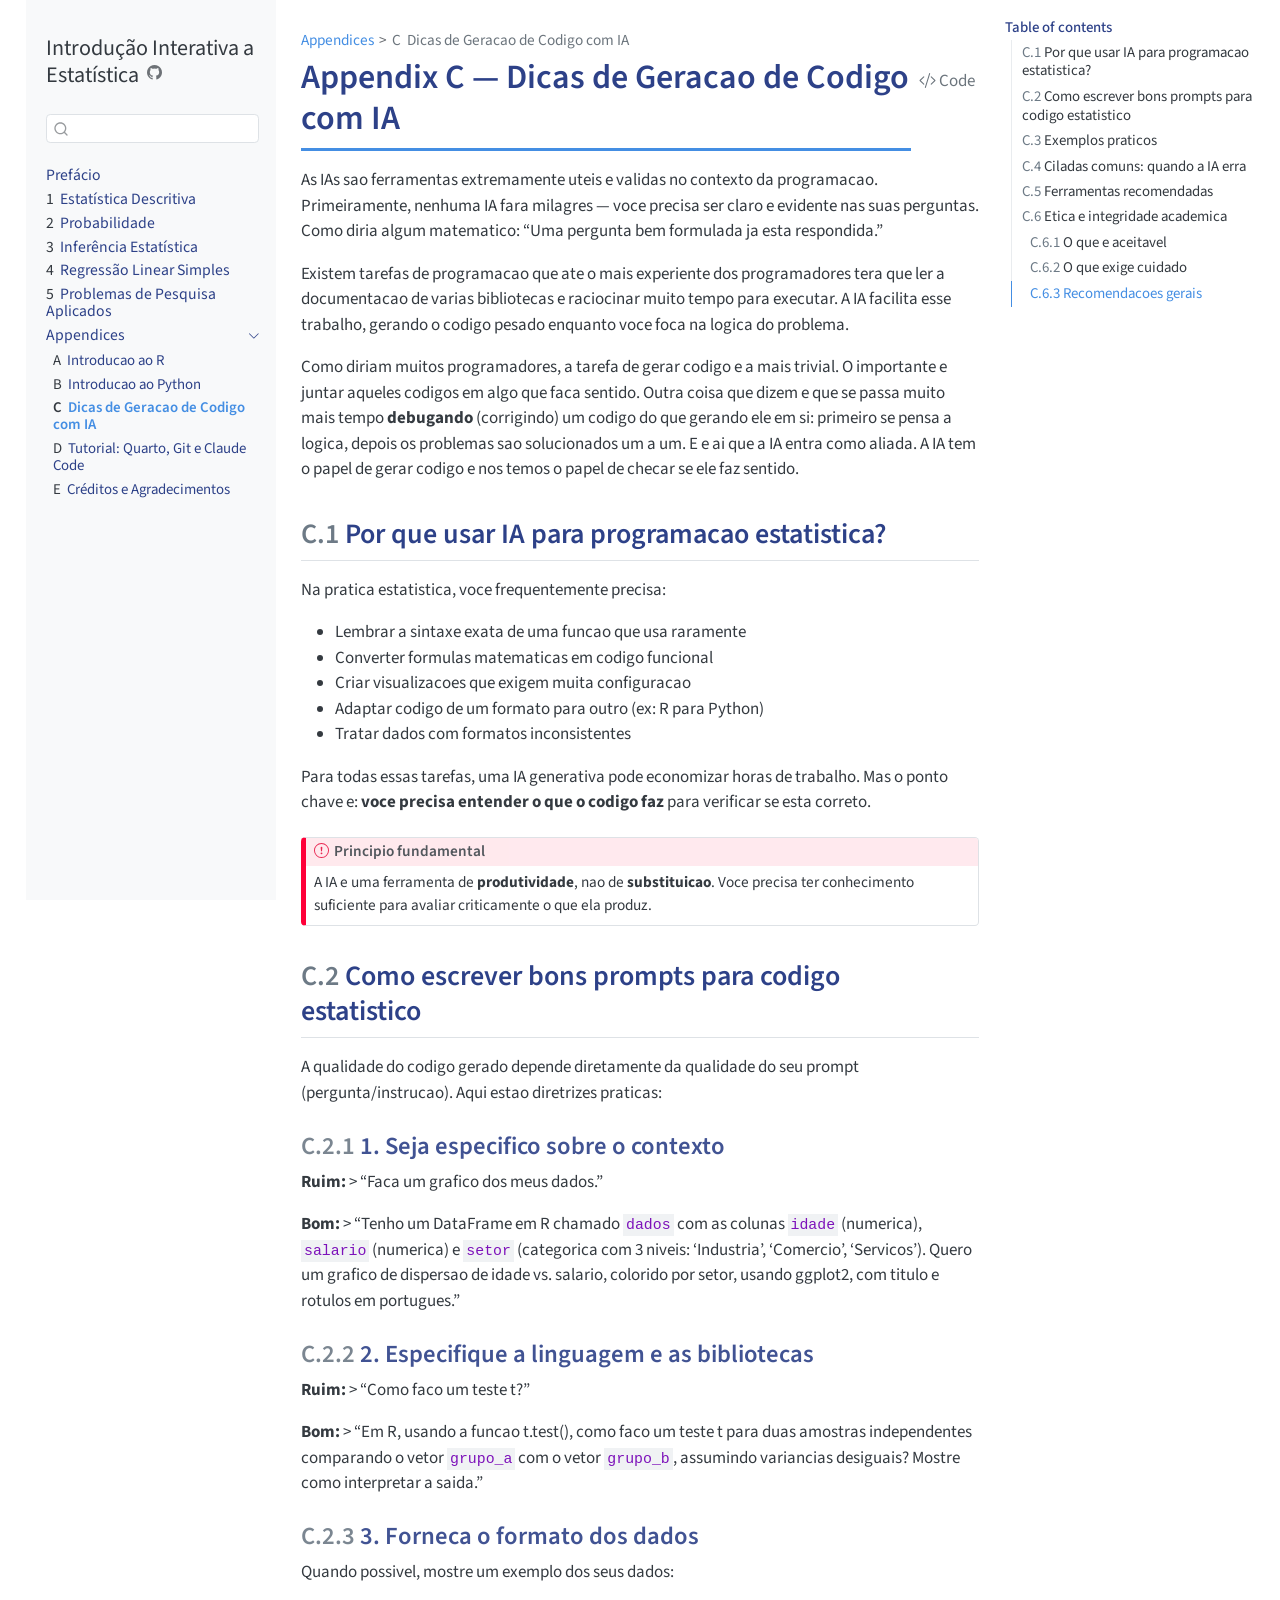
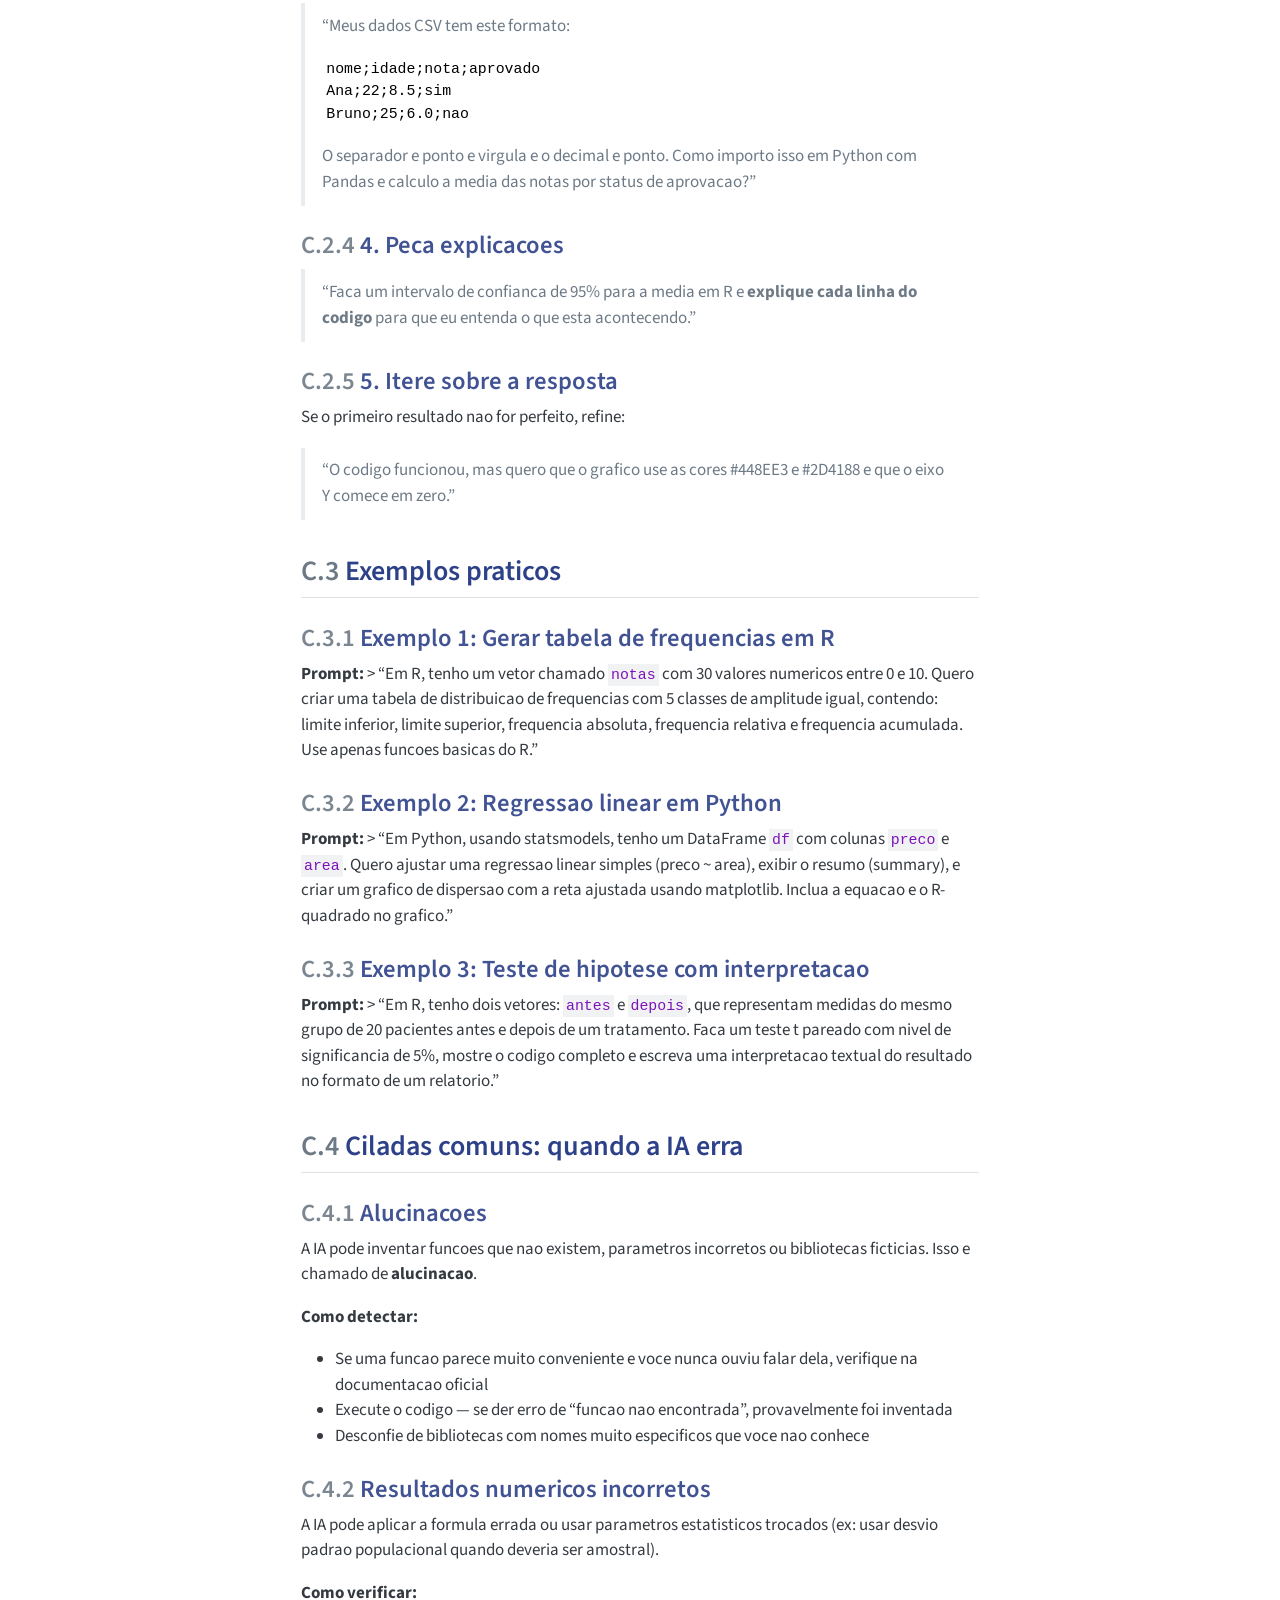
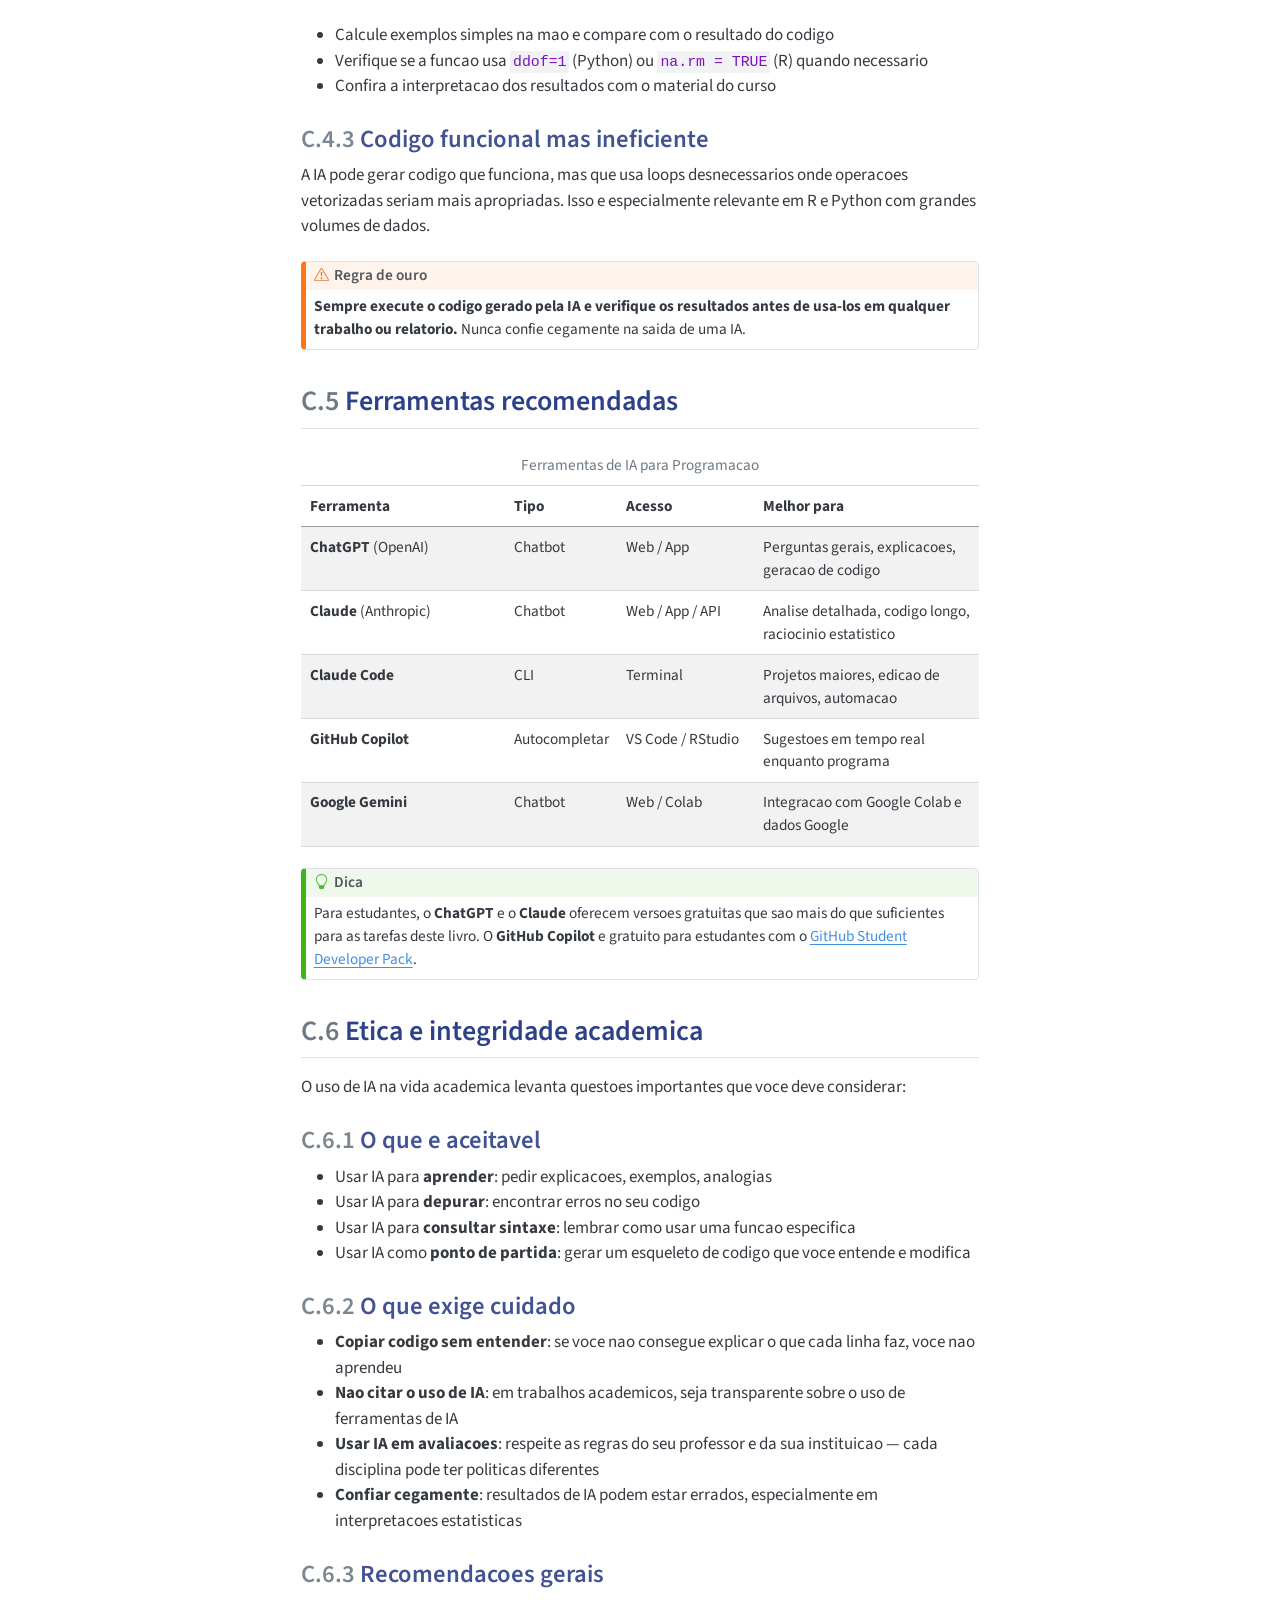
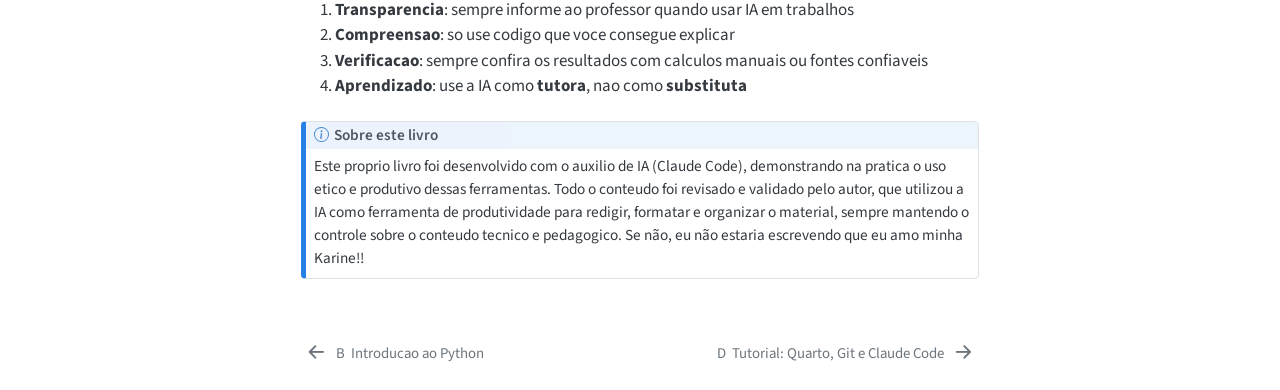
<file: C-dicas-ia.html>
<!DOCTYPE html>
<html xmlns="http://www.w3.org/1999/xhtml" lang="en" xml:lang="en"><head>

<meta charset="utf-8">
<meta name="generator" content="quarto-1.8.27">

<meta name="viewport" content="width=device-width, initial-scale=1.0, user-scalable=yes">


<title>Appendix C — Dicas de Geracao de Codigo com IA – Introdução Interativa a Estatística</title>
<style>
code{white-space: pre-wrap;}
span.smallcaps{font-variant: small-caps;}
div.columns{display: flex; gap: min(4vw, 1.5em);}
div.column{flex: auto; overflow-x: auto;}
div.hanging-indent{margin-left: 1.5em; text-indent: -1.5em;}
ul.task-list{list-style: none;}
ul.task-list li input[type="checkbox"] {
  width: 0.8em;
  margin: 0 0.8em 0.2em -1em; /* quarto-specific, see https://github.com/quarto-dev/quarto-cli/issues/4556 */ 
  vertical-align: middle;
}
/* CSS for syntax highlighting */
html { -webkit-text-size-adjust: 100%; }
pre > code.sourceCode { white-space: pre; position: relative; }
pre > code.sourceCode > span { display: inline-block; line-height: 1.25; }
pre > code.sourceCode > span:empty { height: 1.2em; }
.sourceCode { overflow: visible; }
code.sourceCode > span { color: inherit; text-decoration: inherit; }
div.sourceCode { margin: 1em 0; }
pre.sourceCode { margin: 0; }
@media screen {
div.sourceCode { overflow: auto; }
}
@media print {
pre > code.sourceCode { white-space: pre-wrap; }
pre > code.sourceCode > span { text-indent: -5em; padding-left: 5em; }
}
pre.numberSource code
  { counter-reset: source-line 0; }
pre.numberSource code > span
  { position: relative; left: -4em; counter-increment: source-line; }
pre.numberSource code > span > a:first-child::before
  { content: counter(source-line);
    position: relative; left: -1em; text-align: right; vertical-align: baseline;
    border: none; display: inline-block;
    -webkit-touch-callout: none; -webkit-user-select: none;
    -khtml-user-select: none; -moz-user-select: none;
    -ms-user-select: none; user-select: none;
    padding: 0 4px; width: 4em;
  }
pre.numberSource { margin-left: 3em;  padding-left: 4px; }
div.sourceCode
  {   }
@media screen {
pre > code.sourceCode > span > a:first-child::before { text-decoration: underline; }
}
</style>


<script src="site_libs/quarto-nav/quarto-nav.js"></script>
<script src="site_libs/quarto-nav/headroom.min.js"></script>
<script src="site_libs/clipboard/clipboard.min.js"></script>
<script src="site_libs/quarto-search/autocomplete.umd.js"></script>
<script src="site_libs/quarto-search/fuse.min.js"></script>
<script src="site_libs/quarto-search/quarto-search.js"></script>
<meta name="quarto:offset" content="./">
<link href="./D-quarto-git-tutorial.html" rel="next">
<link href="./B-intro-python.html" rel="prev">
<script src="site_libs/quarto-html/quarto.js" type="module"></script>
<script src="site_libs/quarto-html/tabsets/tabsets.js" type="module"></script>
<script src="site_libs/quarto-html/axe/axe-check.js" type="module"></script>
<script src="site_libs/quarto-html/popper.min.js"></script>
<script src="site_libs/quarto-html/tippy.umd.min.js"></script>
<script src="site_libs/quarto-html/anchor.min.js"></script>
<link href="site_libs/quarto-html/tippy.css" rel="stylesheet">
<link href="site_libs/quarto-html/quarto-syntax-highlighting-9947f5b9f8ad485744e1687ece241fbc.css" rel="stylesheet" id="quarto-text-highlighting-styles">
<script src="site_libs/bootstrap/bootstrap.min.js"></script>
<link href="site_libs/bootstrap/bootstrap-icons.css" rel="stylesheet">
<link href="site_libs/bootstrap/bootstrap-24013bc1a19c3395a314c161450e4cc6.min.css" rel="stylesheet" append-hash="true" id="quarto-bootstrap" data-mode="light">
<script id="quarto-search-options" type="application/json">{
  "location": "sidebar",
  "copy-button": false,
  "collapse-after": 3,
  "panel-placement": "start",
  "type": "textbox",
  "limit": 50,
  "keyboard-shortcut": [
    "f",
    "/",
    "s"
  ],
  "show-item-context": false,
  "language": {
    "search-no-results-text": "No results",
    "search-matching-documents-text": "matching documents",
    "search-copy-link-title": "Copy link to search",
    "search-hide-matches-text": "Hide additional matches",
    "search-more-match-text": "more match in this document",
    "search-more-matches-text": "more matches in this document",
    "search-clear-button-title": "Clear",
    "search-text-placeholder": "",
    "search-detached-cancel-button-title": "Cancel",
    "search-submit-button-title": "Submit",
    "search-label": "Search"
  }
}</script>


</head>

<body class="nav-sidebar floating quarto-light">

<div id="quarto-search-results"></div>
  <header id="quarto-header" class="headroom fixed-top">
  <nav class="quarto-secondary-nav">
    <div class="container-fluid d-flex">
      <button type="button" class="quarto-btn-toggle btn" data-bs-toggle="collapse" role="button" data-bs-target=".quarto-sidebar-collapse-item" aria-controls="quarto-sidebar" aria-expanded="false" aria-label="Toggle sidebar navigation" onclick="if (window.quartoToggleHeadroom) { window.quartoToggleHeadroom(); }">
        <i class="bi bi-layout-text-sidebar-reverse"></i>
      </button>
        <nav class="quarto-page-breadcrumbs" aria-label="breadcrumb"><ol class="breadcrumb"><li class="breadcrumb-item"><a href="./A-intro-r.html">Appendices</a></li><li class="breadcrumb-item"><a href="./C-dicas-ia.html"><span class="chapter-number">C</span>&nbsp; <span class="chapter-title">Dicas de Geracao de Codigo com IA</span></a></li></ol></nav>
        <a class="flex-grow-1" role="navigation" data-bs-toggle="collapse" data-bs-target=".quarto-sidebar-collapse-item" aria-controls="quarto-sidebar" aria-expanded="false" aria-label="Toggle sidebar navigation" onclick="if (window.quartoToggleHeadroom) { window.quartoToggleHeadroom(); }">      
        </a>
      <button type="button" class="btn quarto-search-button" aria-label="Search" onclick="window.quartoOpenSearch();">
        <i class="bi bi-search"></i>
      </button>
    </div>
  </nav>
</header>
<!-- content -->
<div id="quarto-content" class="quarto-container page-columns page-rows-contents page-layout-full">
<!-- sidebar -->
  <nav id="quarto-sidebar" class="sidebar collapse collapse-horizontal quarto-sidebar-collapse-item sidebar-navigation floating overflow-auto">
    <div class="pt-lg-2 mt-2 text-left sidebar-header">
    <div class="sidebar-title mb-0 py-0">
      <a href="./">Introdução Interativa a Estatística</a> 
        <div class="sidebar-tools-main">
    <a href="https://github.com/danielramazzotte/Estatistica-Basica" title="Source Code" class="quarto-navigation-tool px-1" aria-label="Source Code"><i class="bi bi-github"></i></a>
</div>
    </div>
      </div>
        <div class="mt-2 flex-shrink-0 align-items-center">
        <div class="sidebar-search">
        <div id="quarto-search" class="" title="Search"></div>
        </div>
        </div>
    <div class="sidebar-menu-container"> 
    <ul class="list-unstyled mt-1">
        <li class="sidebar-item">
  <div class="sidebar-item-container"> 
  <a href="./index.html" class="sidebar-item-text sidebar-link">
 <span class="menu-text">Prefácio</span></a>
  </div>
</li>
        <li class="sidebar-item">
  <div class="sidebar-item-container"> 
  <a href="./01-descritiva.html" class="sidebar-item-text sidebar-link">
 <span class="menu-text"><span class="chapter-number">1</span>&nbsp; <span class="chapter-title">Estatística Descritiva</span></span></a>
  </div>
</li>
        <li class="sidebar-item">
  <div class="sidebar-item-container"> 
  <a href="./02-probabilidade.html" class="sidebar-item-text sidebar-link">
 <span class="menu-text"><span class="chapter-number">2</span>&nbsp; <span class="chapter-title">Probabilidade</span></span></a>
  </div>
</li>
        <li class="sidebar-item">
  <div class="sidebar-item-container"> 
  <a href="./03-inferencia.html" class="sidebar-item-text sidebar-link">
 <span class="menu-text"><span class="chapter-number">3</span>&nbsp; <span class="chapter-title">Inferência Estatística</span></span></a>
  </div>
</li>
        <li class="sidebar-item">
  <div class="sidebar-item-container"> 
  <a href="./04-regressao.html" class="sidebar-item-text sidebar-link">
 <span class="menu-text"><span class="chapter-number">4</span>&nbsp; <span class="chapter-title">Regressão Linear Simples</span></span></a>
  </div>
</li>
        <li class="sidebar-item">
  <div class="sidebar-item-container"> 
  <a href="./05-problemas-pesquisa-aplicados.html" class="sidebar-item-text sidebar-link">
 <span class="menu-text"><span class="chapter-number">5</span>&nbsp; <span class="chapter-title">Problemas de Pesquisa Aplicados</span></span></a>
  </div>
</li>
        <li class="sidebar-item sidebar-item-section">
      <div class="sidebar-item-container"> 
            <a class="sidebar-item-text sidebar-link text-start" data-bs-toggle="collapse" data-bs-target="#quarto-sidebar-section-1" role="navigation" aria-expanded="true">
 <span class="menu-text">Appendices</span></a>
          <a class="sidebar-item-toggle text-start" data-bs-toggle="collapse" data-bs-target="#quarto-sidebar-section-1" role="navigation" aria-expanded="true" aria-label="Toggle section">
            <i class="bi bi-chevron-right ms-2"></i>
          </a> 
      </div>
      <ul id="quarto-sidebar-section-1" class="collapse list-unstyled sidebar-section depth1 show">  
          <li class="sidebar-item">
  <div class="sidebar-item-container"> 
  <a href="./A-intro-r.html" class="sidebar-item-text sidebar-link">
 <span class="menu-text"><span class="chapter-number">A</span>&nbsp; <span class="chapter-title">Introducao ao R</span></span></a>
  </div>
</li>
          <li class="sidebar-item">
  <div class="sidebar-item-container"> 
  <a href="./B-intro-python.html" class="sidebar-item-text sidebar-link">
 <span class="menu-text"><span class="chapter-number">B</span>&nbsp; <span class="chapter-title">Introducao ao Python</span></span></a>
  </div>
</li>
          <li class="sidebar-item">
  <div class="sidebar-item-container"> 
  <a href="./C-dicas-ia.html" class="sidebar-item-text sidebar-link active">
 <span class="menu-text"><span class="chapter-number">C</span>&nbsp; <span class="chapter-title">Dicas de Geracao de Codigo com IA</span></span></a>
  </div>
</li>
          <li class="sidebar-item">
  <div class="sidebar-item-container"> 
  <a href="./D-quarto-git-tutorial.html" class="sidebar-item-text sidebar-link">
 <span class="menu-text"><span class="chapter-number">D</span>&nbsp; <span class="chapter-title">Tutorial: Quarto, Git e Claude Code</span></span></a>
  </div>
</li>
          <li class="sidebar-item">
  <div class="sidebar-item-container"> 
  <a href="./E-creditos.html" class="sidebar-item-text sidebar-link">
 <span class="menu-text"><span class="chapter-number">E</span>&nbsp; <span class="chapter-title">Créditos e Agradecimentos</span></span></a>
  </div>
</li>
      </ul>
  </li>
    </ul>
    </div>
</nav>
<div id="quarto-sidebar-glass" class="quarto-sidebar-collapse-item" data-bs-toggle="collapse" data-bs-target=".quarto-sidebar-collapse-item"></div>
<!-- margin-sidebar -->
    <div id="quarto-margin-sidebar" class="sidebar margin-sidebar">
        <nav id="TOC" role="doc-toc" class="toc-active">
    <h2 id="toc-title">Table of contents</h2>
   
  <ul>
  <li><a href="#por-que-usar-ia-para-programacao-estatistica" id="toc-por-que-usar-ia-para-programacao-estatistica" class="nav-link active" data-scroll-target="#por-que-usar-ia-para-programacao-estatistica"><span class="header-section-number">C.1</span> Por que usar IA para programacao estatistica?</a></li>
  <li><a href="#como-escrever-bons-prompts-para-codigo-estatistico" id="toc-como-escrever-bons-prompts-para-codigo-estatistico" class="nav-link" data-scroll-target="#como-escrever-bons-prompts-para-codigo-estatistico"><span class="header-section-number">C.2</span> Como escrever bons prompts para codigo estatistico</a>
  <ul>
  <li><a href="#seja-especifico-sobre-o-contexto" id="toc-seja-especifico-sobre-o-contexto" class="nav-link" data-scroll-target="#seja-especifico-sobre-o-contexto"><span class="header-section-number">C.2.1</span> 1. Seja especifico sobre o contexto</a></li>
  <li><a href="#especifique-a-linguagem-e-as-bibliotecas" id="toc-especifique-a-linguagem-e-as-bibliotecas" class="nav-link" data-scroll-target="#especifique-a-linguagem-e-as-bibliotecas"><span class="header-section-number">C.2.2</span> 2. Especifique a linguagem e as bibliotecas</a></li>
  <li><a href="#forneca-o-formato-dos-dados" id="toc-forneca-o-formato-dos-dados" class="nav-link" data-scroll-target="#forneca-o-formato-dos-dados"><span class="header-section-number">C.2.3</span> 3. Forneca o formato dos dados</a></li>
  <li><a href="#peca-explicacoes" id="toc-peca-explicacoes" class="nav-link" data-scroll-target="#peca-explicacoes"><span class="header-section-number">C.2.4</span> 4. Peca explicacoes</a></li>
  <li><a href="#itere-sobre-a-resposta" id="toc-itere-sobre-a-resposta" class="nav-link" data-scroll-target="#itere-sobre-a-resposta"><span class="header-section-number">C.2.5</span> 5. Itere sobre a resposta</a></li>
  </ul></li>
  <li><a href="#exemplos-praticos" id="toc-exemplos-praticos" class="nav-link" data-scroll-target="#exemplos-praticos"><span class="header-section-number">C.3</span> Exemplos praticos</a>
  <ul>
  <li><a href="#exemplo-1-gerar-tabela-de-frequencias-em-r" id="toc-exemplo-1-gerar-tabela-de-frequencias-em-r" class="nav-link" data-scroll-target="#exemplo-1-gerar-tabela-de-frequencias-em-r"><span class="header-section-number">C.3.1</span> Exemplo 1: Gerar tabela de frequencias em R</a></li>
  <li><a href="#exemplo-2-regressao-linear-em-python" id="toc-exemplo-2-regressao-linear-em-python" class="nav-link" data-scroll-target="#exemplo-2-regressao-linear-em-python"><span class="header-section-number">C.3.2</span> Exemplo 2: Regressao linear em Python</a></li>
  <li><a href="#exemplo-3-teste-de-hipotese-com-interpretacao" id="toc-exemplo-3-teste-de-hipotese-com-interpretacao" class="nav-link" data-scroll-target="#exemplo-3-teste-de-hipotese-com-interpretacao"><span class="header-section-number">C.3.3</span> Exemplo 3: Teste de hipotese com interpretacao</a></li>
  </ul></li>
  <li><a href="#ciladas-comuns-quando-a-ia-erra" id="toc-ciladas-comuns-quando-a-ia-erra" class="nav-link" data-scroll-target="#ciladas-comuns-quando-a-ia-erra"><span class="header-section-number">C.4</span> Ciladas comuns: quando a IA erra</a>
  <ul>
  <li><a href="#alucinacoes" id="toc-alucinacoes" class="nav-link" data-scroll-target="#alucinacoes"><span class="header-section-number">C.4.1</span> Alucinacoes</a></li>
  <li><a href="#resultados-numericos-incorretos" id="toc-resultados-numericos-incorretos" class="nav-link" data-scroll-target="#resultados-numericos-incorretos"><span class="header-section-number">C.4.2</span> Resultados numericos incorretos</a></li>
  <li><a href="#codigo-funcional-mas-ineficiente" id="toc-codigo-funcional-mas-ineficiente" class="nav-link" data-scroll-target="#codigo-funcional-mas-ineficiente"><span class="header-section-number">C.4.3</span> Codigo funcional mas ineficiente</a></li>
  </ul></li>
  <li><a href="#ferramentas-recomendadas" id="toc-ferramentas-recomendadas" class="nav-link" data-scroll-target="#ferramentas-recomendadas"><span class="header-section-number">C.5</span> Ferramentas recomendadas</a></li>
  <li><a href="#etica-e-integridade-academica" id="toc-etica-e-integridade-academica" class="nav-link" data-scroll-target="#etica-e-integridade-academica"><span class="header-section-number">C.6</span> Etica e integridade academica</a>
  <ul>
  <li><a href="#o-que-e-aceitavel" id="toc-o-que-e-aceitavel" class="nav-link" data-scroll-target="#o-que-e-aceitavel"><span class="header-section-number">C.6.1</span> O que e aceitavel</a></li>
  <li><a href="#o-que-exige-cuidado" id="toc-o-que-exige-cuidado" class="nav-link" data-scroll-target="#o-que-exige-cuidado"><span class="header-section-number">C.6.2</span> O que exige cuidado</a></li>
  <li><a href="#recomendacoes-gerais" id="toc-recomendacoes-gerais" class="nav-link" data-scroll-target="#recomendacoes-gerais"><span class="header-section-number">C.6.3</span> Recomendacoes gerais</a></li>
  </ul></li>
  </ul>
</nav>
    </div>
<!-- main -->
<main class="content column-body" id="quarto-document-content">

<header id="title-block-header" class="quarto-title-block default"><nav class="quarto-page-breadcrumbs quarto-title-breadcrumbs d-none d-lg-block" aria-label="breadcrumb"><ol class="breadcrumb"><li class="breadcrumb-item"><a href="./A-intro-r.html">Appendices</a></li><li class="breadcrumb-item"><a href="./C-dicas-ia.html"><span class="chapter-number">C</span>&nbsp; <span class="chapter-title">Dicas de Geracao de Codigo com IA</span></a></li></ol></nav>
<div class="quarto-title">
<div class="quarto-title-block"><div><h1 class="title"><span id="apendice-ia" class="quarto-section-identifier">Appendix C — Dicas de Geracao de Codigo com IA</span></h1><button type="button" class="btn code-tools-button" id="quarto-code-tools-source"><i class="bi"></i> Code</button></div></div>
</div>



<div class="quarto-title-meta column-body">

    
  
    
  </div>
  


</header>


<p>As IAs sao ferramentas extremamente uteis e validas no contexto da programacao. Primeiramente, nenhuma IA fara milagres — voce precisa ser claro e evidente nas suas perguntas. Como diria algum matematico: “Uma pergunta bem formulada ja esta respondida.”</p>
<p>Existem tarefas de programacao que ate o mais experiente dos programadores tera que ler a documentacao de varias bibliotecas e raciocinar muito tempo para executar. A IA facilita esse trabalho, gerando o codigo pesado enquanto voce foca na logica do problema.</p>
<p>Como diriam muitos programadores, a tarefa de gerar codigo e a mais trivial. O importante e juntar aqueles codigos em algo que faca sentido. Outra coisa que dizem e que se passa muito mais tempo <strong>debugando</strong> (corrigindo) um codigo do que gerando ele em si: primeiro se pensa a logica, depois os problemas sao solucionados um a um. E e ai que a IA entra como aliada. A IA tem o papel de gerar codigo e nos temos o papel de checar se ele faz sentido.</p>
<section id="por-que-usar-ia-para-programacao-estatistica" class="level2" data-number="C.1">
<h2 data-number="C.1" class="anchored" data-anchor-id="por-que-usar-ia-para-programacao-estatistica"><span class="header-section-number">C.1</span> Por que usar IA para programacao estatistica?</h2>
<p>Na pratica estatistica, voce frequentemente precisa:</p>
<ul>
<li>Lembrar a sintaxe exata de uma funcao que usa raramente</li>
<li>Converter formulas matematicas em codigo funcional</li>
<li>Criar visualizacoes que exigem muita configuracao</li>
<li>Adaptar codigo de um formato para outro (ex: R para Python)</li>
<li>Tratar dados com formatos inconsistentes</li>
</ul>
<p>Para todas essas tarefas, uma IA generativa pode economizar horas de trabalho. Mas o ponto chave e: <strong>voce precisa entender o que o codigo faz</strong> para verificar se esta correto.</p>
<div class="callout callout-style-default callout-important callout-titled">
<div class="callout-header d-flex align-content-center">
<div class="callout-icon-container">
<i class="callout-icon"></i>
</div>
<div class="callout-title-container flex-fill">
<span class="screen-reader-only">Important</span>Principio fundamental
</div>
</div>
<div class="callout-body-container callout-body">
<p>A IA e uma ferramenta de <strong>produtividade</strong>, nao de <strong>substituicao</strong>. Voce precisa ter conhecimento suficiente para avaliar criticamente o que ela produz.</p>
</div>
</div>
</section>
<section id="como-escrever-bons-prompts-para-codigo-estatistico" class="level2" data-number="C.2">
<h2 data-number="C.2" class="anchored" data-anchor-id="como-escrever-bons-prompts-para-codigo-estatistico"><span class="header-section-number">C.2</span> Como escrever bons prompts para codigo estatistico</h2>
<p>A qualidade do codigo gerado depende diretamente da qualidade do seu prompt (pergunta/instrucao). Aqui estao diretrizes praticas:</p>
<section id="seja-especifico-sobre-o-contexto" class="level3" data-number="C.2.1">
<h3 data-number="C.2.1" class="anchored" data-anchor-id="seja-especifico-sobre-o-contexto"><span class="header-section-number">C.2.1</span> 1. Seja especifico sobre o contexto</h3>
<p><strong>Ruim:</strong> &gt; “Faca um grafico dos meus dados.”</p>
<p><strong>Bom:</strong> &gt; “Tenho um DataFrame em R chamado <code>dados</code> com as colunas <code>idade</code> (numerica), <code>salario</code> (numerica) e <code>setor</code> (categorica com 3 niveis: ‘Industria’, ‘Comercio’, ‘Servicos’). Quero um grafico de dispersao de idade vs.&nbsp;salario, colorido por setor, usando ggplot2, com titulo e rotulos em portugues.”</p>
</section>
<section id="especifique-a-linguagem-e-as-bibliotecas" class="level3" data-number="C.2.2">
<h3 data-number="C.2.2" class="anchored" data-anchor-id="especifique-a-linguagem-e-as-bibliotecas"><span class="header-section-number">C.2.2</span> 2. Especifique a linguagem e as bibliotecas</h3>
<p><strong>Ruim:</strong> &gt; “Como faco um teste t?”</p>
<p><strong>Bom:</strong> &gt; “Em R, usando a funcao t.test(), como faco um teste t para duas amostras independentes comparando o vetor <code>grupo_a</code> com o vetor <code>grupo_b</code>, assumindo variancias desiguais? Mostre como interpretar a saida.”</p>
</section>
<section id="forneca-o-formato-dos-dados" class="level3" data-number="C.2.3">
<h3 data-number="C.2.3" class="anchored" data-anchor-id="forneca-o-formato-dos-dados"><span class="header-section-number">C.2.3</span> 3. Forneca o formato dos dados</h3>
<p>Quando possivel, mostre um exemplo dos seus dados:</p>
<blockquote class="blockquote">
<p>“Meus dados CSV tem este formato:</p>
<pre><code>nome;idade;nota;aprovado
Ana;22;8.5;sim
Bruno;25;6.0;nao</code></pre>
<p>O separador e ponto e virgula e o decimal e ponto. Como importo isso em Python com Pandas e calculo a media das notas por status de aprovacao?”</p>
</blockquote>
</section>
<section id="peca-explicacoes" class="level3" data-number="C.2.4">
<h3 data-number="C.2.4" class="anchored" data-anchor-id="peca-explicacoes"><span class="header-section-number">C.2.4</span> 4. Peca explicacoes</h3>
<blockquote class="blockquote">
<p>“Faca um intervalo de confianca de 95% para a media em R e <strong>explique cada linha do codigo</strong> para que eu entenda o que esta acontecendo.”</p>
</blockquote>
</section>
<section id="itere-sobre-a-resposta" class="level3" data-number="C.2.5">
<h3 data-number="C.2.5" class="anchored" data-anchor-id="itere-sobre-a-resposta"><span class="header-section-number">C.2.5</span> 5. Itere sobre a resposta</h3>
<p>Se o primeiro resultado nao for perfeito, refine:</p>
<blockquote class="blockquote">
<p>“O codigo funcionou, mas quero que o grafico use as cores #448EE3 e #2D4188 e que o eixo Y comece em zero.”</p>
</blockquote>
</section>
</section>
<section id="exemplos-praticos" class="level2" data-number="C.3">
<h2 data-number="C.3" class="anchored" data-anchor-id="exemplos-praticos"><span class="header-section-number">C.3</span> Exemplos praticos</h2>
<section id="exemplo-1-gerar-tabela-de-frequencias-em-r" class="level3" data-number="C.3.1">
<h3 data-number="C.3.1" class="anchored" data-anchor-id="exemplo-1-gerar-tabela-de-frequencias-em-r"><span class="header-section-number">C.3.1</span> Exemplo 1: Gerar tabela de frequencias em R</h3>
<p><strong>Prompt:</strong> &gt; “Em R, tenho um vetor chamado <code>notas</code> com 30 valores numericos entre 0 e 10. Quero criar uma tabela de distribuicao de frequencias com 5 classes de amplitude igual, contendo: limite inferior, limite superior, frequencia absoluta, frequencia relativa e frequencia acumulada. Use apenas funcoes basicas do R.”</p>
</section>
<section id="exemplo-2-regressao-linear-em-python" class="level3" data-number="C.3.2">
<h3 data-number="C.3.2" class="anchored" data-anchor-id="exemplo-2-regressao-linear-em-python"><span class="header-section-number">C.3.2</span> Exemplo 2: Regressao linear em Python</h3>
<p><strong>Prompt:</strong> &gt; “Em Python, usando statsmodels, tenho um DataFrame <code>df</code> com colunas <code>preco</code> e <code>area</code>. Quero ajustar uma regressao linear simples (preco ~ area), exibir o resumo (summary), e criar um grafico de dispersao com a reta ajustada usando matplotlib. Inclua a equacao e o R-quadrado no grafico.”</p>
</section>
<section id="exemplo-3-teste-de-hipotese-com-interpretacao" class="level3" data-number="C.3.3">
<h3 data-number="C.3.3" class="anchored" data-anchor-id="exemplo-3-teste-de-hipotese-com-interpretacao"><span class="header-section-number">C.3.3</span> Exemplo 3: Teste de hipotese com interpretacao</h3>
<p><strong>Prompt:</strong> &gt; “Em R, tenho dois vetores: <code>antes</code> e <code>depois</code>, que representam medidas do mesmo grupo de 20 pacientes antes e depois de um tratamento. Faca um teste t pareado com nivel de significancia de 5%, mostre o codigo completo e escreva uma interpretacao textual do resultado no formato de um relatorio.”</p>
</section>
</section>
<section id="ciladas-comuns-quando-a-ia-erra" class="level2" data-number="C.4">
<h2 data-number="C.4" class="anchored" data-anchor-id="ciladas-comuns-quando-a-ia-erra"><span class="header-section-number">C.4</span> Ciladas comuns: quando a IA erra</h2>
<section id="alucinacoes" class="level3" data-number="C.4.1">
<h3 data-number="C.4.1" class="anchored" data-anchor-id="alucinacoes"><span class="header-section-number">C.4.1</span> Alucinacoes</h3>
<p>A IA pode inventar funcoes que nao existem, parametros incorretos ou bibliotecas ficticias. Isso e chamado de <strong>alucinacao</strong>.</p>
<p><strong>Como detectar:</strong></p>
<ul>
<li>Se uma funcao parece muito conveniente e voce nunca ouviu falar dela, verifique na documentacao oficial</li>
<li>Execute o codigo — se der erro de “funcao nao encontrada”, provavelmente foi inventada</li>
<li>Desconfie de bibliotecas com nomes muito especificos que voce nao conhece</li>
</ul>
</section>
<section id="resultados-numericos-incorretos" class="level3" data-number="C.4.2">
<h3 data-number="C.4.2" class="anchored" data-anchor-id="resultados-numericos-incorretos"><span class="header-section-number">C.4.2</span> Resultados numericos incorretos</h3>
<p>A IA pode aplicar a formula errada ou usar parametros estatisticos trocados (ex: usar desvio padrao populacional quando deveria ser amostral).</p>
<p><strong>Como verificar:</strong></p>
<ul>
<li>Calcule exemplos simples na mao e compare com o resultado do codigo</li>
<li>Verifique se a funcao usa <code>ddof=1</code> (Python) ou <code>na.rm = TRUE</code> (R) quando necessario</li>
<li>Confira a interpretacao dos resultados com o material do curso</li>
</ul>
</section>
<section id="codigo-funcional-mas-ineficiente" class="level3" data-number="C.4.3">
<h3 data-number="C.4.3" class="anchored" data-anchor-id="codigo-funcional-mas-ineficiente"><span class="header-section-number">C.4.3</span> Codigo funcional mas ineficiente</h3>
<p>A IA pode gerar codigo que funciona, mas que usa loops desnecessarios onde operacoes vetorizadas seriam mais apropriadas. Isso e especialmente relevante em R e Python com grandes volumes de dados.</p>
<div class="callout callout-style-default callout-warning callout-titled">
<div class="callout-header d-flex align-content-center">
<div class="callout-icon-container">
<i class="callout-icon"></i>
</div>
<div class="callout-title-container flex-fill">
<span class="screen-reader-only">Warning</span>Regra de ouro
</div>
</div>
<div class="callout-body-container callout-body">
<p><strong>Sempre execute o codigo gerado pela IA e verifique os resultados antes de usa-los em qualquer trabalho ou relatorio.</strong> Nunca confie cegamente na saida de uma IA.</p>
</div>
</div>
</section>
</section>
<section id="ferramentas-recomendadas" class="level2" data-number="C.5">
<h2 data-number="C.5" class="anchored" data-anchor-id="ferramentas-recomendadas"><span class="header-section-number">C.5</span> Ferramentas recomendadas</h2>
<table class="table-striped table-hover caption-top table">
<caption>Ferramentas de IA para Programacao</caption>
<colgroup>
<col style="width: 30%">
<col style="width: 15%">
<col style="width: 20%">
<col style="width: 33%">
</colgroup>
<thead>
<tr class="header">
<th style="text-align: left;">Ferramenta</th>
<th style="text-align: left;">Tipo</th>
<th style="text-align: left;">Acesso</th>
<th style="text-align: left;">Melhor para</th>
</tr>
</thead>
<tbody>
<tr class="odd">
<td style="text-align: left;"><strong>ChatGPT</strong> (OpenAI)</td>
<td style="text-align: left;">Chatbot</td>
<td style="text-align: left;">Web / App</td>
<td style="text-align: left;">Perguntas gerais, explicacoes, geracao de codigo</td>
</tr>
<tr class="even">
<td style="text-align: left;"><strong>Claude</strong> (Anthropic)</td>
<td style="text-align: left;">Chatbot</td>
<td style="text-align: left;">Web / App / API</td>
<td style="text-align: left;">Analise detalhada, codigo longo, raciocinio estatistico</td>
</tr>
<tr class="odd">
<td style="text-align: left;"><strong>Claude Code</strong></td>
<td style="text-align: left;">CLI</td>
<td style="text-align: left;">Terminal</td>
<td style="text-align: left;">Projetos maiores, edicao de arquivos, automacao</td>
</tr>
<tr class="even">
<td style="text-align: left;"><strong>GitHub Copilot</strong></td>
<td style="text-align: left;">Autocompletar</td>
<td style="text-align: left;">VS Code / RStudio</td>
<td style="text-align: left;">Sugestoes em tempo real enquanto programa</td>
</tr>
<tr class="odd">
<td style="text-align: left;"><strong>Google Gemini</strong></td>
<td style="text-align: left;">Chatbot</td>
<td style="text-align: left;">Web / Colab</td>
<td style="text-align: left;">Integracao com Google Colab e dados Google</td>
</tr>
</tbody>
</table>
<div class="callout callout-style-default callout-tip callout-titled">
<div class="callout-header d-flex align-content-center">
<div class="callout-icon-container">
<i class="callout-icon"></i>
</div>
<div class="callout-title-container flex-fill">
<span class="screen-reader-only">Tip</span>Dica
</div>
</div>
<div class="callout-body-container callout-body">
<p>Para estudantes, o <strong>ChatGPT</strong> e o <strong>Claude</strong> oferecem versoes gratuitas que sao mais do que suficientes para as tarefas deste livro. O <strong>GitHub Copilot</strong> e gratuito para estudantes com o <a href="https://education.github.com/pack">GitHub Student Developer Pack</a>.</p>
</div>
</div>
</section>
<section id="etica-e-integridade-academica" class="level2" data-number="C.6">
<h2 data-number="C.6" class="anchored" data-anchor-id="etica-e-integridade-academica"><span class="header-section-number">C.6</span> Etica e integridade academica</h2>
<p>O uso de IA na vida academica levanta questoes importantes que voce deve considerar:</p>
<section id="o-que-e-aceitavel" class="level3" data-number="C.6.1">
<h3 data-number="C.6.1" class="anchored" data-anchor-id="o-que-e-aceitavel"><span class="header-section-number">C.6.1</span> O que e aceitavel</h3>
<ul>
<li>Usar IA para <strong>aprender</strong>: pedir explicacoes, exemplos, analogias</li>
<li>Usar IA para <strong>depurar</strong>: encontrar erros no seu codigo</li>
<li>Usar IA para <strong>consultar sintaxe</strong>: lembrar como usar uma funcao especifica</li>
<li>Usar IA como <strong>ponto de partida</strong>: gerar um esqueleto de codigo que voce entende e modifica</li>
</ul>
</section>
<section id="o-que-exige-cuidado" class="level3" data-number="C.6.2">
<h3 data-number="C.6.2" class="anchored" data-anchor-id="o-que-exige-cuidado"><span class="header-section-number">C.6.2</span> O que exige cuidado</h3>
<ul>
<li><strong>Copiar codigo sem entender</strong>: se voce nao consegue explicar o que cada linha faz, voce nao aprendeu</li>
<li><strong>Nao citar o uso de IA</strong>: em trabalhos academicos, seja transparente sobre o uso de ferramentas de IA</li>
<li><strong>Usar IA em avaliacoes</strong>: respeite as regras do seu professor e da sua instituicao — cada disciplina pode ter politicas diferentes</li>
<li><strong>Confiar cegamente</strong>: resultados de IA podem estar errados, especialmente em interpretacoes estatisticas</li>
</ul>
</section>
<section id="recomendacoes-gerais" class="level3" data-number="C.6.3">
<h3 data-number="C.6.3" class="anchored" data-anchor-id="recomendacoes-gerais"><span class="header-section-number">C.6.3</span> Recomendacoes gerais</h3>
<ol type="1">
<li><strong>Transparencia</strong>: sempre informe ao professor quando usar IA em trabalhos</li>
<li><strong>Compreensao</strong>: so use codigo que voce consegue explicar</li>
<li><strong>Verificacao</strong>: sempre confira os resultados com calculos manuais ou fontes confiaveis</li>
<li><strong>Aprendizado</strong>: use a IA como <strong>tutora</strong>, nao como <strong>substituta</strong></li>
</ol>
<div class="callout callout-style-default callout-note callout-titled">
<div class="callout-header d-flex align-content-center">
<div class="callout-icon-container">
<i class="callout-icon"></i>
</div>
<div class="callout-title-container flex-fill">
<span class="screen-reader-only">Note</span>Sobre este livro
</div>
</div>
<div class="callout-body-container callout-body">
<p>Este proprio livro foi desenvolvido com o auxilio de IA (Claude Code), demonstrando na pratica o uso etico e produtivo dessas ferramentas. Todo o conteudo foi revisado e validado pelo autor, que utilizou a IA como ferramenta de produtividade para redigir, formatar e organizar o material, sempre mantendo o controle sobre o conteudo tecnico e pedagogico. Se não, eu não estaria escrevendo que eu amo minha Karine!!</p>
</div>
</div>


<!-- -->

</section>
</section>

</main> <!-- /main -->
<script id="quarto-html-after-body" type="application/javascript">
  window.document.addEventListener("DOMContentLoaded", function (event) {
    const icon = "";
    const anchorJS = new window.AnchorJS();
    anchorJS.options = {
      placement: 'right',
      icon: icon
    };
    anchorJS.add('.anchored');
    const isCodeAnnotation = (el) => {
      for (const clz of el.classList) {
        if (clz.startsWith('code-annotation-')) {                     
          return true;
        }
      }
      return false;
    }
    const onCopySuccess = function(e) {
      // button target
      const button = e.trigger;
      // don't keep focus
      button.blur();
      // flash "checked"
      button.classList.add('code-copy-button-checked');
      var currentTitle = button.getAttribute("title");
      button.setAttribute("title", "Copied!");
      let tooltip;
      if (window.bootstrap) {
        button.setAttribute("data-bs-toggle", "tooltip");
        button.setAttribute("data-bs-placement", "left");
        button.setAttribute("data-bs-title", "Copied!");
        tooltip = new bootstrap.Tooltip(button, 
          { trigger: "manual", 
            customClass: "code-copy-button-tooltip",
            offset: [0, -8]});
        tooltip.show();    
      }
      setTimeout(function() {
        if (tooltip) {
          tooltip.hide();
          button.removeAttribute("data-bs-title");
          button.removeAttribute("data-bs-toggle");
          button.removeAttribute("data-bs-placement");
        }
        button.setAttribute("title", currentTitle);
        button.classList.remove('code-copy-button-checked');
      }, 1000);
      // clear code selection
      e.clearSelection();
    }
    const getTextToCopy = function(trigger) {
      const outerScaffold = trigger.parentElement.cloneNode(true);
      const codeEl = outerScaffold.querySelector('code');
      for (const childEl of codeEl.children) {
        if (isCodeAnnotation(childEl)) {
          childEl.remove();
        }
      }
      return codeEl.innerText;
    }
    const clipboard = new window.ClipboardJS('.code-copy-button:not([data-in-quarto-modal])', {
      text: getTextToCopy
    });
    clipboard.on('success', onCopySuccess);
    if (window.document.getElementById('quarto-embedded-source-code-modal')) {
      const clipboardModal = new window.ClipboardJS('.code-copy-button[data-in-quarto-modal]', {
        text: getTextToCopy,
        container: window.document.getElementById('quarto-embedded-source-code-modal')
      });
      clipboardModal.on('success', onCopySuccess);
    }
    const viewSource = window.document.getElementById('quarto-view-source') ||
                       window.document.getElementById('quarto-code-tools-source');
    if (viewSource) {
      const sourceUrl = viewSource.getAttribute("data-quarto-source-url");
      viewSource.addEventListener("click", function(e) {
        if (sourceUrl) {
          // rstudio viewer pane
          if (/\bcapabilities=\b/.test(window.location)) {
            window.open(sourceUrl);
          } else {
            window.location.href = sourceUrl;
          }
        } else {
          const modal = new bootstrap.Modal(document.getElementById('quarto-embedded-source-code-modal'));
          modal.show();
        }
        return false;
      });
    }
    function toggleCodeHandler(show) {
      return function(e) {
        const detailsSrc = window.document.querySelectorAll(".cell > details > .sourceCode");
        for (let i=0; i<detailsSrc.length; i++) {
          const details = detailsSrc[i].parentElement;
          if (show) {
            details.open = true;
          } else {
            details.removeAttribute("open");
          }
        }
        const cellCodeDivs = window.document.querySelectorAll(".cell > .sourceCode");
        const fromCls = show ? "hidden" : "unhidden";
        const toCls = show ? "unhidden" : "hidden";
        for (let i=0; i<cellCodeDivs.length; i++) {
          const codeDiv = cellCodeDivs[i];
          if (codeDiv.classList.contains(fromCls)) {
            codeDiv.classList.remove(fromCls);
            codeDiv.classList.add(toCls);
          } 
        }
        return false;
      }
    }
    const hideAllCode = window.document.getElementById("quarto-hide-all-code");
    if (hideAllCode) {
      hideAllCode.addEventListener("click", toggleCodeHandler(false));
    }
    const showAllCode = window.document.getElementById("quarto-show-all-code");
    if (showAllCode) {
      showAllCode.addEventListener("click", toggleCodeHandler(true));
    }
      var localhostRegex = new RegExp(/^(?:http|https):\/\/localhost\:?[0-9]*\//);
      var mailtoRegex = new RegExp(/^mailto:/);
        var filterRegex = new RegExp('/' + window.location.host + '/');
      var isInternal = (href) => {
          return filterRegex.test(href) || localhostRegex.test(href) || mailtoRegex.test(href);
      }
      // Inspect non-navigation links and adorn them if external
     var links = window.document.querySelectorAll('a[href]:not(.nav-link):not(.navbar-brand):not(.toc-action):not(.sidebar-link):not(.sidebar-item-toggle):not(.pagination-link):not(.no-external):not([aria-hidden]):not(.dropdown-item):not(.quarto-navigation-tool):not(.about-link)');
      for (var i=0; i<links.length; i++) {
        const link = links[i];
        if (!isInternal(link.href)) {
          // undo the damage that might have been done by quarto-nav.js in the case of
          // links that we want to consider external
          if (link.dataset.originalHref !== undefined) {
            link.href = link.dataset.originalHref;
          }
        }
      }
    function tippyHover(el, contentFn, onTriggerFn, onUntriggerFn) {
      const config = {
        allowHTML: true,
        maxWidth: 500,
        delay: 100,
        arrow: false,
        appendTo: function(el) {
            return el.parentElement;
        },
        interactive: true,
        interactiveBorder: 10,
        theme: 'quarto',
        placement: 'bottom-start',
      };
      if (contentFn) {
        config.content = contentFn;
      }
      if (onTriggerFn) {
        config.onTrigger = onTriggerFn;
      }
      if (onUntriggerFn) {
        config.onUntrigger = onUntriggerFn;
      }
      window.tippy(el, config); 
    }
    const noterefs = window.document.querySelectorAll('a[role="doc-noteref"]');
    for (var i=0; i<noterefs.length; i++) {
      const ref = noterefs[i];
      tippyHover(ref, function() {
        // use id or data attribute instead here
        let href = ref.getAttribute('data-footnote-href') || ref.getAttribute('href');
        try { href = new URL(href).hash; } catch {}
        const id = href.replace(/^#\/?/, "");
        const note = window.document.getElementById(id);
        if (note) {
          return note.innerHTML;
        } else {
          return "";
        }
      });
    }
    const xrefs = window.document.querySelectorAll('a.quarto-xref');
    const processXRef = (id, note) => {
      // Strip column container classes
      const stripColumnClz = (el) => {
        el.classList.remove("page-full", "page-columns");
        if (el.children) {
          for (const child of el.children) {
            stripColumnClz(child);
          }
        }
      }
      stripColumnClz(note)
      if (id === null || id.startsWith('sec-')) {
        // Special case sections, only their first couple elements
        const container = document.createElement("div");
        if (note.children && note.children.length > 2) {
          container.appendChild(note.children[0].cloneNode(true));
          for (let i = 1; i < note.children.length; i++) {
            const child = note.children[i];
            if (child.tagName === "P" && child.innerText === "") {
              continue;
            } else {
              container.appendChild(child.cloneNode(true));
              break;
            }
          }
          if (window.Quarto?.typesetMath) {
            window.Quarto.typesetMath(container);
          }
          return container.innerHTML
        } else {
          if (window.Quarto?.typesetMath) {
            window.Quarto.typesetMath(note);
          }
          return note.innerHTML;
        }
      } else {
        // Remove any anchor links if they are present
        const anchorLink = note.querySelector('a.anchorjs-link');
        if (anchorLink) {
          anchorLink.remove();
        }
        if (window.Quarto?.typesetMath) {
          window.Quarto.typesetMath(note);
        }
        if (note.classList.contains("callout")) {
          return note.outerHTML;
        } else {
          return note.innerHTML;
        }
      }
    }
    for (var i=0; i<xrefs.length; i++) {
      const xref = xrefs[i];
      tippyHover(xref, undefined, function(instance) {
        instance.disable();
        let url = xref.getAttribute('href');
        let hash = undefined; 
        if (url.startsWith('#')) {
          hash = url;
        } else {
          try { hash = new URL(url).hash; } catch {}
        }
        if (hash) {
          const id = hash.replace(/^#\/?/, "");
          const note = window.document.getElementById(id);
          if (note !== null) {
            try {
              const html = processXRef(id, note.cloneNode(true));
              instance.setContent(html);
            } finally {
              instance.enable();
              instance.show();
            }
          } else {
            // See if we can fetch this
            fetch(url.split('#')[0])
            .then(res => res.text())
            .then(html => {
              const parser = new DOMParser();
              const htmlDoc = parser.parseFromString(html, "text/html");
              const note = htmlDoc.getElementById(id);
              if (note !== null) {
                const html = processXRef(id, note);
                instance.setContent(html);
              } 
            }).finally(() => {
              instance.enable();
              instance.show();
            });
          }
        } else {
          // See if we can fetch a full url (with no hash to target)
          // This is a special case and we should probably do some content thinning / targeting
          fetch(url)
          .then(res => res.text())
          .then(html => {
            const parser = new DOMParser();
            const htmlDoc = parser.parseFromString(html, "text/html");
            const note = htmlDoc.querySelector('main.content');
            if (note !== null) {
              // This should only happen for chapter cross references
              // (since there is no id in the URL)
              // remove the first header
              if (note.children.length > 0 && note.children[0].tagName === "HEADER") {
                note.children[0].remove();
              }
              const html = processXRef(null, note);
              instance.setContent(html);
            } 
          }).finally(() => {
            instance.enable();
            instance.show();
          });
        }
      }, function(instance) {
      });
    }
        let selectedAnnoteEl;
        const selectorForAnnotation = ( cell, annotation) => {
          let cellAttr = 'data-code-cell="' + cell + '"';
          let lineAttr = 'data-code-annotation="' +  annotation + '"';
          const selector = 'span[' + cellAttr + '][' + lineAttr + ']';
          return selector;
        }
        const selectCodeLines = (annoteEl) => {
          const doc = window.document;
          const targetCell = annoteEl.getAttribute("data-target-cell");
          const targetAnnotation = annoteEl.getAttribute("data-target-annotation");
          const annoteSpan = window.document.querySelector(selectorForAnnotation(targetCell, targetAnnotation));
          const lines = annoteSpan.getAttribute("data-code-lines").split(",");
          const lineIds = lines.map((line) => {
            return targetCell + "-" + line;
          })
          let top = null;
          let height = null;
          let parent = null;
          if (lineIds.length > 0) {
              //compute the position of the single el (top and bottom and make a div)
              const el = window.document.getElementById(lineIds[0]);
              top = el.offsetTop;
              height = el.offsetHeight;
              parent = el.parentElement.parentElement;
            if (lineIds.length > 1) {
              const lastEl = window.document.getElementById(lineIds[lineIds.length - 1]);
              const bottom = lastEl.offsetTop + lastEl.offsetHeight;
              height = bottom - top;
            }
            if (top !== null && height !== null && parent !== null) {
              // cook up a div (if necessary) and position it 
              let div = window.document.getElementById("code-annotation-line-highlight");
              if (div === null) {
                div = window.document.createElement("div");
                div.setAttribute("id", "code-annotation-line-highlight");
                div.style.position = 'absolute';
                parent.appendChild(div);
              }
              div.style.top = top - 2 + "px";
              div.style.height = height + 4 + "px";
              div.style.left = 0;
              let gutterDiv = window.document.getElementById("code-annotation-line-highlight-gutter");
              if (gutterDiv === null) {
                gutterDiv = window.document.createElement("div");
                gutterDiv.setAttribute("id", "code-annotation-line-highlight-gutter");
                gutterDiv.style.position = 'absolute';
                const codeCell = window.document.getElementById(targetCell);
                const gutter = codeCell.querySelector('.code-annotation-gutter');
                gutter.appendChild(gutterDiv);
              }
              gutterDiv.style.top = top - 2 + "px";
              gutterDiv.style.height = height + 4 + "px";
            }
            selectedAnnoteEl = annoteEl;
          }
        };
        const unselectCodeLines = () => {
          const elementsIds = ["code-annotation-line-highlight", "code-annotation-line-highlight-gutter"];
          elementsIds.forEach((elId) => {
            const div = window.document.getElementById(elId);
            if (div) {
              div.remove();
            }
          });
          selectedAnnoteEl = undefined;
        };
          // Handle positioning of the toggle
      window.addEventListener(
        "resize",
        throttle(() => {
          elRect = undefined;
          if (selectedAnnoteEl) {
            selectCodeLines(selectedAnnoteEl);
          }
        }, 10)
      );
      function throttle(fn, ms) {
      let throttle = false;
      let timer;
        return (...args) => {
          if(!throttle) { // first call gets through
              fn.apply(this, args);
              throttle = true;
          } else { // all the others get throttled
              if(timer) clearTimeout(timer); // cancel #2
              timer = setTimeout(() => {
                fn.apply(this, args);
                timer = throttle = false;
              }, ms);
          }
        };
      }
        // Attach click handler to the DT
        const annoteDls = window.document.querySelectorAll('dt[data-target-cell]');
        for (const annoteDlNode of annoteDls) {
          annoteDlNode.addEventListener('click', (event) => {
            const clickedEl = event.target;
            if (clickedEl !== selectedAnnoteEl) {
              unselectCodeLines();
              const activeEl = window.document.querySelector('dt[data-target-cell].code-annotation-active');
              if (activeEl) {
                activeEl.classList.remove('code-annotation-active');
              }
              selectCodeLines(clickedEl);
              clickedEl.classList.add('code-annotation-active');
            } else {
              // Unselect the line
              unselectCodeLines();
              clickedEl.classList.remove('code-annotation-active');
            }
          });
        }
    const findCites = (el) => {
      const parentEl = el.parentElement;
      if (parentEl) {
        const cites = parentEl.dataset.cites;
        if (cites) {
          return {
            el,
            cites: cites.split(' ')
          };
        } else {
          return findCites(el.parentElement)
        }
      } else {
        return undefined;
      }
    };
    var bibliorefs = window.document.querySelectorAll('a[role="doc-biblioref"]');
    for (var i=0; i<bibliorefs.length; i++) {
      const ref = bibliorefs[i];
      const citeInfo = findCites(ref);
      if (citeInfo) {
        tippyHover(citeInfo.el, function() {
          var popup = window.document.createElement('div');
          citeInfo.cites.forEach(function(cite) {
            var citeDiv = window.document.createElement('div');
            citeDiv.classList.add('hanging-indent');
            citeDiv.classList.add('csl-entry');
            var biblioDiv = window.document.getElementById('ref-' + cite);
            if (biblioDiv) {
              citeDiv.innerHTML = biblioDiv.innerHTML;
            }
            popup.appendChild(citeDiv);
          });
          return popup.innerHTML;
        });
      }
    }
  });
  </script>
<nav class="page-navigation column-body">
  <div class="nav-page nav-page-previous">
      <a href="./B-intro-python.html" class="pagination-link" aria-label="Introducao ao Python">
        <i class="bi bi-arrow-left-short"></i> <span class="nav-page-text"><span class="chapter-number">B</span>&nbsp; <span class="chapter-title">Introducao ao Python</span></span>
      </a>          
  </div>
  <div class="nav-page nav-page-next">
      <a href="./D-quarto-git-tutorial.html" class="pagination-link" aria-label="Tutorial: Quarto, Git e Claude Code">
        <span class="nav-page-text"><span class="chapter-number">D</span>&nbsp; <span class="chapter-title">Tutorial: Quarto, Git e Claude Code</span></span> <i class="bi bi-arrow-right-short"></i>
      </a>
  </div>
</nav><div class="modal fade" id="quarto-embedded-source-code-modal" tabindex="-1" aria-labelledby="quarto-embedded-source-code-modal-label" aria-hidden="true"><div class="modal-dialog modal-dialog-scrollable"><div class="modal-content"><div class="modal-header"><h5 class="modal-title" id="quarto-embedded-source-code-modal-label">Source Code</h5><button class="btn-close" data-bs-dismiss="modal"></button></div><div class="modal-body"><div class="">
<div class="code-copy-outer-scaffold"><div class="sourceCode" id="cb2" data-shortcodes="false"><pre class="sourceCode numberSource markdown number-lines code-with-copy"><code class="sourceCode markdown"><span id="cb2-1"><a href="#cb2-1"></a><span class="fu"># Dicas de Geracao de Codigo com IA {#apendice-ia}</span></span>
<span id="cb2-2"><a href="#cb2-2"></a></span>
<span id="cb2-3"><a href="#cb2-3"></a>As IAs sao ferramentas extremamente uteis e validas no contexto da programacao. Primeiramente, nenhuma IA fara milagres --- voce precisa ser claro e evidente nas suas perguntas. Como diria algum matematico: "Uma pergunta bem formulada ja esta respondida."</span>
<span id="cb2-4"><a href="#cb2-4"></a></span>
<span id="cb2-5"><a href="#cb2-5"></a>Existem tarefas de programacao que ate o mais experiente dos programadores tera que ler a documentacao de varias bibliotecas e raciocinar muito tempo para executar. A IA facilita esse trabalho, gerando o codigo pesado enquanto voce foca na logica do problema.</span>
<span id="cb2-6"><a href="#cb2-6"></a></span>
<span id="cb2-7"><a href="#cb2-7"></a>Como diriam muitos programadores, a tarefa de gerar codigo e a mais trivial. O importante e juntar aqueles codigos em algo que faca sentido. Outra coisa que dizem e que se passa muito mais tempo **debugando** (corrigindo) um codigo do que gerando ele em si: primeiro se pensa a logica, depois os problemas sao solucionados um a um. E e ai que a IA entra como aliada. A IA tem o papel de gerar codigo e nos temos o papel de checar se ele faz sentido.</span>
<span id="cb2-8"><a href="#cb2-8"></a></span>
<span id="cb2-9"><a href="#cb2-9"></a><span class="fu">## Por que usar IA para programacao estatistica?</span></span>
<span id="cb2-10"><a href="#cb2-10"></a></span>
<span id="cb2-11"><a href="#cb2-11"></a>Na pratica estatistica, voce frequentemente precisa:</span>
<span id="cb2-12"><a href="#cb2-12"></a></span>
<span id="cb2-13"><a href="#cb2-13"></a><span class="ss">- </span>Lembrar a sintaxe exata de uma funcao que usa raramente</span>
<span id="cb2-14"><a href="#cb2-14"></a><span class="ss">- </span>Converter formulas matematicas em codigo funcional</span>
<span id="cb2-15"><a href="#cb2-15"></a><span class="ss">- </span>Criar visualizacoes que exigem muita configuracao</span>
<span id="cb2-16"><a href="#cb2-16"></a><span class="ss">- </span>Adaptar codigo de um formato para outro (ex: R para Python)</span>
<span id="cb2-17"><a href="#cb2-17"></a><span class="ss">- </span>Tratar dados com formatos inconsistentes</span>
<span id="cb2-18"><a href="#cb2-18"></a></span>
<span id="cb2-19"><a href="#cb2-19"></a>Para todas essas tarefas, uma IA generativa pode economizar horas de trabalho. Mas o ponto chave e: **voce precisa entender o que o codigo faz** para verificar se esta correto.</span>
<span id="cb2-20"><a href="#cb2-20"></a></span>
<span id="cb2-21"><a href="#cb2-21"></a>::: {.callout-important}</span>
<span id="cb2-22"><a href="#cb2-22"></a><span class="fu">## Principio fundamental</span></span>
<span id="cb2-23"><a href="#cb2-23"></a>A IA e uma ferramenta de **produtividade**, nao de **substituicao**. Voce precisa ter conhecimento suficiente para avaliar criticamente o que ela produz.</span>
<span id="cb2-24"><a href="#cb2-24"></a>:::</span>
<span id="cb2-25"><a href="#cb2-25"></a></span>
<span id="cb2-26"><a href="#cb2-26"></a><span class="fu">## Como escrever bons prompts para codigo estatistico</span></span>
<span id="cb2-27"><a href="#cb2-27"></a></span>
<span id="cb2-28"><a href="#cb2-28"></a>A qualidade do codigo gerado depende diretamente da qualidade do seu prompt (pergunta/instrucao). Aqui estao diretrizes praticas:</span>
<span id="cb2-29"><a href="#cb2-29"></a></span>
<span id="cb2-30"><a href="#cb2-30"></a><span class="fu">### 1. Seja especifico sobre o contexto</span></span>
<span id="cb2-31"><a href="#cb2-31"></a></span>
<span id="cb2-32"><a href="#cb2-32"></a>**Ruim:**</span>
<span id="cb2-33"><a href="#cb2-33"></a><span class="at">&gt; "Faca um grafico dos meus dados."</span></span>
<span id="cb2-34"><a href="#cb2-34"></a></span>
<span id="cb2-35"><a href="#cb2-35"></a>**Bom:**</span>
<span id="cb2-36"><a href="#cb2-36"></a><span class="at">&gt; "Tenho um DataFrame em R chamado </span><span class="in">`dados`</span><span class="at"> com as colunas </span><span class="in">`idade`</span><span class="at"> (numerica), </span><span class="in">`salario`</span><span class="at"> (numerica) e </span><span class="in">`setor`</span><span class="at"> (categorica com 3 niveis: 'Industria', 'Comercio', 'Servicos'). Quero um grafico de dispersao de idade vs. salario, colorido por setor, usando ggplot2, com titulo e rotulos em portugues."</span></span>
<span id="cb2-37"><a href="#cb2-37"></a></span>
<span id="cb2-38"><a href="#cb2-38"></a><span class="fu">### 2. Especifique a linguagem e as bibliotecas</span></span>
<span id="cb2-39"><a href="#cb2-39"></a></span>
<span id="cb2-40"><a href="#cb2-40"></a>**Ruim:**</span>
<span id="cb2-41"><a href="#cb2-41"></a><span class="at">&gt; "Como faco um teste t?"</span></span>
<span id="cb2-42"><a href="#cb2-42"></a></span>
<span id="cb2-43"><a href="#cb2-43"></a>**Bom:**</span>
<span id="cb2-44"><a href="#cb2-44"></a><span class="at">&gt; "Em R, usando a funcao t.test(), como faco um teste t para duas amostras independentes comparando o vetor </span><span class="in">`grupo_a`</span><span class="at"> com o vetor </span><span class="in">`grupo_b`</span><span class="at">, assumindo variancias desiguais? Mostre como interpretar a saida."</span></span>
<span id="cb2-45"><a href="#cb2-45"></a></span>
<span id="cb2-46"><a href="#cb2-46"></a><span class="fu">### 3. Forneca o formato dos dados</span></span>
<span id="cb2-47"><a href="#cb2-47"></a></span>
<span id="cb2-48"><a href="#cb2-48"></a>Quando possivel, mostre um exemplo dos seus dados:</span>
<span id="cb2-49"><a href="#cb2-49"></a></span>
<span id="cb2-50"><a href="#cb2-50"></a><span class="at">&gt; "Meus dados CSV tem este formato:</span></span>
<span id="cb2-51"><a href="#cb2-51"></a><span class="at">&gt; ```</span></span>
<span id="cb2-52"><a href="#cb2-52"></a><span class="at">&gt; nome;idade;nota;aprovado</span></span>
<span id="cb2-53"><a href="#cb2-53"></a><span class="at">&gt; Ana;22;8.5;sim</span></span>
<span id="cb2-54"><a href="#cb2-54"></a><span class="at">&gt; Bruno;25;6.0;nao</span></span>
<span id="cb2-55"><a href="#cb2-55"></a><span class="at">&gt; ```</span></span>
<span id="cb2-56"><a href="#cb2-56"></a><span class="at">&gt; O separador e ponto e virgula e o decimal e ponto. Como importo isso em Python com Pandas e calculo a media das notas por status de aprovacao?"</span></span>
<span id="cb2-57"><a href="#cb2-57"></a></span>
<span id="cb2-58"><a href="#cb2-58"></a><span class="fu">### 4. Peca explicacoes</span></span>
<span id="cb2-59"><a href="#cb2-59"></a></span>
<span id="cb2-60"><a href="#cb2-60"></a><span class="at">&gt; "Faca um intervalo de confianca de 95% para a media em R e **explique cada linha do codigo** para que eu entenda o que esta acontecendo."</span></span>
<span id="cb2-61"><a href="#cb2-61"></a></span>
<span id="cb2-62"><a href="#cb2-62"></a><span class="fu">### 5. Itere sobre a resposta</span></span>
<span id="cb2-63"><a href="#cb2-63"></a></span>
<span id="cb2-64"><a href="#cb2-64"></a>Se o primeiro resultado nao for perfeito, refine:</span>
<span id="cb2-65"><a href="#cb2-65"></a></span>
<span id="cb2-66"><a href="#cb2-66"></a><span class="at">&gt; "O codigo funcionou, mas quero que o grafico use as cores #448EE3 e #2D4188 e que o eixo Y comece em zero."</span></span>
<span id="cb2-67"><a href="#cb2-67"></a></span>
<span id="cb2-68"><a href="#cb2-68"></a><span class="fu">## Exemplos praticos</span></span>
<span id="cb2-69"><a href="#cb2-69"></a></span>
<span id="cb2-70"><a href="#cb2-70"></a><span class="fu">### Exemplo 1: Gerar tabela de frequencias em R</span></span>
<span id="cb2-71"><a href="#cb2-71"></a></span>
<span id="cb2-72"><a href="#cb2-72"></a>**Prompt:**</span>
<span id="cb2-73"><a href="#cb2-73"></a><span class="at">&gt; "Em R, tenho um vetor chamado </span><span class="in">`notas`</span><span class="at"> com 30 valores numericos entre 0 e 10. Quero criar uma tabela de distribuicao de frequencias com 5 classes de amplitude igual, contendo: limite inferior, limite superior, frequencia absoluta, frequencia relativa e frequencia acumulada. Use apenas funcoes basicas do R."</span></span>
<span id="cb2-74"><a href="#cb2-74"></a></span>
<span id="cb2-75"><a href="#cb2-75"></a><span class="fu">### Exemplo 2: Regressao linear em Python</span></span>
<span id="cb2-76"><a href="#cb2-76"></a></span>
<span id="cb2-77"><a href="#cb2-77"></a>**Prompt:**</span>
<span id="cb2-78"><a href="#cb2-78"></a><span class="at">&gt; "Em Python, usando statsmodels, tenho um DataFrame </span><span class="in">`df`</span><span class="at"> com colunas </span><span class="in">`preco`</span><span class="at"> e </span><span class="in">`area`</span><span class="at">. Quero ajustar uma regressao linear simples (preco ~ area), exibir o resumo (summary), e criar um grafico de dispersao com a reta ajustada usando matplotlib. Inclua a equacao e o R-quadrado no grafico."</span></span>
<span id="cb2-79"><a href="#cb2-79"></a></span>
<span id="cb2-80"><a href="#cb2-80"></a><span class="fu">### Exemplo 3: Teste de hipotese com interpretacao</span></span>
<span id="cb2-81"><a href="#cb2-81"></a></span>
<span id="cb2-82"><a href="#cb2-82"></a>**Prompt:**</span>
<span id="cb2-83"><a href="#cb2-83"></a><span class="at">&gt; "Em R, tenho dois vetores: </span><span class="in">`antes`</span><span class="at"> e </span><span class="in">`depois`</span><span class="at">, que representam medidas do mesmo grupo de 20 pacientes antes e depois de um tratamento. Faca um teste t pareado com nivel de significancia de 5%, mostre o codigo completo e escreva uma interpretacao textual do resultado no formato de um relatorio."</span></span>
<span id="cb2-84"><a href="#cb2-84"></a></span>
<span id="cb2-85"><a href="#cb2-85"></a><span class="fu">## Ciladas comuns: quando a IA erra</span></span>
<span id="cb2-86"><a href="#cb2-86"></a></span>
<span id="cb2-87"><a href="#cb2-87"></a><span class="fu">### Alucinacoes</span></span>
<span id="cb2-88"><a href="#cb2-88"></a></span>
<span id="cb2-89"><a href="#cb2-89"></a>A IA pode inventar funcoes que nao existem, parametros incorretos ou bibliotecas ficticias. Isso e chamado de **alucinacao**.</span>
<span id="cb2-90"><a href="#cb2-90"></a></span>
<span id="cb2-91"><a href="#cb2-91"></a>**Como detectar:**</span>
<span id="cb2-92"><a href="#cb2-92"></a></span>
<span id="cb2-93"><a href="#cb2-93"></a><span class="ss">- </span>Se uma funcao parece muito conveniente e voce nunca ouviu falar dela, verifique na documentacao oficial</span>
<span id="cb2-94"><a href="#cb2-94"></a><span class="ss">- </span>Execute o codigo --- se der erro de "funcao nao encontrada", provavelmente foi inventada</span>
<span id="cb2-95"><a href="#cb2-95"></a><span class="ss">- </span>Desconfie de bibliotecas com nomes muito especificos que voce nao conhece</span>
<span id="cb2-96"><a href="#cb2-96"></a></span>
<span id="cb2-97"><a href="#cb2-97"></a><span class="fu">### Resultados numericos incorretos</span></span>
<span id="cb2-98"><a href="#cb2-98"></a></span>
<span id="cb2-99"><a href="#cb2-99"></a>A IA pode aplicar a formula errada ou usar parametros estatisticos trocados (ex: usar desvio padrao populacional quando deveria ser amostral).</span>
<span id="cb2-100"><a href="#cb2-100"></a></span>
<span id="cb2-101"><a href="#cb2-101"></a>**Como verificar:**</span>
<span id="cb2-102"><a href="#cb2-102"></a></span>
<span id="cb2-103"><a href="#cb2-103"></a><span class="ss">- </span>Calcule exemplos simples na mao e compare com o resultado do codigo</span>
<span id="cb2-104"><a href="#cb2-104"></a><span class="ss">- </span>Verifique se a funcao usa <span class="in">`ddof=1`</span> (Python) ou <span class="in">`na.rm = TRUE`</span> (R) quando necessario</span>
<span id="cb2-105"><a href="#cb2-105"></a><span class="ss">- </span>Confira a interpretacao dos resultados com o material do curso</span>
<span id="cb2-106"><a href="#cb2-106"></a></span>
<span id="cb2-107"><a href="#cb2-107"></a><span class="fu">### Codigo funcional mas ineficiente</span></span>
<span id="cb2-108"><a href="#cb2-108"></a></span>
<span id="cb2-109"><a href="#cb2-109"></a>A IA pode gerar codigo que funciona, mas que usa loops desnecessarios onde operacoes vetorizadas seriam mais apropriadas. Isso e especialmente relevante em R e Python com grandes volumes de dados.</span>
<span id="cb2-110"><a href="#cb2-110"></a></span>
<span id="cb2-111"><a href="#cb2-111"></a>::: {.callout-warning}</span>
<span id="cb2-112"><a href="#cb2-112"></a><span class="fu">## Regra de ouro</span></span>
<span id="cb2-113"><a href="#cb2-113"></a>**Sempre execute o codigo gerado pela IA e verifique os resultados antes de usa-los em qualquer trabalho ou relatorio.** Nunca confie cegamente na saida de uma IA.</span>
<span id="cb2-114"><a href="#cb2-114"></a>:::</span>
<span id="cb2-115"><a href="#cb2-115"></a></span>
<span id="cb2-116"><a href="#cb2-116"></a><span class="fu">## Ferramentas recomendadas</span></span>
<span id="cb2-117"><a href="#cb2-117"></a></span>
<span id="cb2-118"><a href="#cb2-118"></a><span class="pp">|</span> Ferramenta <span class="pp">|</span> Tipo <span class="pp">|</span> Acesso <span class="pp">|</span> Melhor para <span class="pp">|</span></span>
<span id="cb2-119"><a href="#cb2-119"></a><span class="pp">|:-----------|:-----|:-------|:------------|</span></span>
<span id="cb2-120"><a href="#cb2-120"></a><span class="pp">|</span> **ChatGPT** (OpenAI) <span class="pp">|</span> Chatbot <span class="pp">|</span> Web / App <span class="pp">|</span> Perguntas gerais, explicacoes, geracao de codigo <span class="pp">|</span></span>
<span id="cb2-121"><a href="#cb2-121"></a><span class="pp">|</span> **Claude** (Anthropic) <span class="pp">|</span> Chatbot <span class="pp">|</span> Web / App / API <span class="pp">|</span> Analise detalhada, codigo longo, raciocinio estatistico <span class="pp">|</span></span>
<span id="cb2-122"><a href="#cb2-122"></a><span class="pp">|</span> **Claude Code** <span class="pp">|</span> CLI <span class="pp">|</span> Terminal <span class="pp">|</span> Projetos maiores, edicao de arquivos, automacao <span class="pp">|</span></span>
<span id="cb2-123"><a href="#cb2-123"></a><span class="pp">|</span> **GitHub Copilot** <span class="pp">|</span> Autocompletar <span class="pp">|</span> VS Code / RStudio <span class="pp">|</span> Sugestoes em tempo real enquanto programa <span class="pp">|</span></span>
<span id="cb2-124"><a href="#cb2-124"></a><span class="pp">|</span> **Google Gemini** <span class="pp">|</span> Chatbot <span class="pp">|</span> Web / Colab <span class="pp">|</span> Integracao com Google Colab e dados Google <span class="pp">|</span></span>
<span id="cb2-125"><a href="#cb2-125"></a></span>
<span id="cb2-126"><a href="#cb2-126"></a>: Ferramentas de IA para Programacao {.striped .hover}</span>
<span id="cb2-127"><a href="#cb2-127"></a></span>
<span id="cb2-128"><a href="#cb2-128"></a>::: {.callout-tip}</span>
<span id="cb2-129"><a href="#cb2-129"></a><span class="fu">## Dica</span></span>
<span id="cb2-130"><a href="#cb2-130"></a>Para estudantes, o **ChatGPT** e o **Claude** oferecem versoes gratuitas que sao mais do que suficientes para as tarefas deste livro. O **GitHub Copilot** e gratuito para estudantes com o <span class="co">[</span><span class="ot">GitHub Student Developer Pack</span><span class="co">](https://education.github.com/pack)</span>.</span>
<span id="cb2-131"><a href="#cb2-131"></a>:::</span>
<span id="cb2-132"><a href="#cb2-132"></a></span>
<span id="cb2-133"><a href="#cb2-133"></a><span class="fu">## Etica e integridade academica</span></span>
<span id="cb2-134"><a href="#cb2-134"></a></span>
<span id="cb2-135"><a href="#cb2-135"></a>O uso de IA na vida academica levanta questoes importantes que voce deve considerar:</span>
<span id="cb2-136"><a href="#cb2-136"></a></span>
<span id="cb2-137"><a href="#cb2-137"></a><span class="fu">### O que e aceitavel</span></span>
<span id="cb2-138"><a href="#cb2-138"></a></span>
<span id="cb2-139"><a href="#cb2-139"></a><span class="ss">- </span>Usar IA para **aprender**: pedir explicacoes, exemplos, analogias</span>
<span id="cb2-140"><a href="#cb2-140"></a><span class="ss">- </span>Usar IA para **depurar**: encontrar erros no seu codigo</span>
<span id="cb2-141"><a href="#cb2-141"></a><span class="ss">- </span>Usar IA para **consultar sintaxe**: lembrar como usar uma funcao especifica</span>
<span id="cb2-142"><a href="#cb2-142"></a><span class="ss">- </span>Usar IA como **ponto de partida**: gerar um esqueleto de codigo que voce entende e modifica</span>
<span id="cb2-143"><a href="#cb2-143"></a></span>
<span id="cb2-144"><a href="#cb2-144"></a><span class="fu">### O que exige cuidado</span></span>
<span id="cb2-145"><a href="#cb2-145"></a></span>
<span id="cb2-146"><a href="#cb2-146"></a><span class="ss">- </span>**Copiar codigo sem entender**: se voce nao consegue explicar o que cada linha faz, voce nao aprendeu</span>
<span id="cb2-147"><a href="#cb2-147"></a><span class="ss">- </span>**Nao citar o uso de IA**: em trabalhos academicos, seja transparente sobre o uso de ferramentas de IA</span>
<span id="cb2-148"><a href="#cb2-148"></a><span class="ss">- </span>**Usar IA em avaliacoes**: respeite as regras do seu professor e da sua instituicao --- cada disciplina pode ter politicas diferentes</span>
<span id="cb2-149"><a href="#cb2-149"></a><span class="ss">- </span>**Confiar cegamente**: resultados de IA podem estar errados, especialmente em interpretacoes estatisticas</span>
<span id="cb2-150"><a href="#cb2-150"></a></span>
<span id="cb2-151"><a href="#cb2-151"></a><span class="fu">### Recomendacoes gerais</span></span>
<span id="cb2-152"><a href="#cb2-152"></a></span>
<span id="cb2-153"><a href="#cb2-153"></a><span class="ss">1. </span>**Transparencia**: sempre informe ao professor quando usar IA em trabalhos</span>
<span id="cb2-154"><a href="#cb2-154"></a><span class="ss">2. </span>**Compreensao**: so use codigo que voce consegue explicar</span>
<span id="cb2-155"><a href="#cb2-155"></a><span class="ss">3. </span>**Verificacao**: sempre confira os resultados com calculos manuais ou fontes confiaveis</span>
<span id="cb2-156"><a href="#cb2-156"></a><span class="ss">4. </span>**Aprendizado**: use a IA como **tutora**, nao como **substituta**</span>
<span id="cb2-157"><a href="#cb2-157"></a></span>
<span id="cb2-158"><a href="#cb2-158"></a>::: {.callout-note}</span>
<span id="cb2-159"><a href="#cb2-159"></a><span class="fu">## Sobre este livro</span></span>
<span id="cb2-160"><a href="#cb2-160"></a>Este proprio livro foi desenvolvido com o auxilio de IA (Claude Code), demonstrando na pratica o uso etico e produtivo dessas ferramentas. Todo o conteudo foi revisado e validado pelo autor, que utilizou a IA como ferramenta de produtividade para redigir, formatar e organizar o material, sempre mantendo o controle sobre o conteudo tecnico e pedagogico. Se não, eu não estaria escrevendo que eu amo minha Karine!! </span>
<span id="cb2-161"><a href="#cb2-161"></a>:::</span></code></pre></div><button title="Copy to Clipboard" class="code-copy-button" data-in-quarto-modal=""><i class="bi"></i></button></div>
</div></div></div></div></div>
</div> <!-- /content -->




</body></html>
</file>
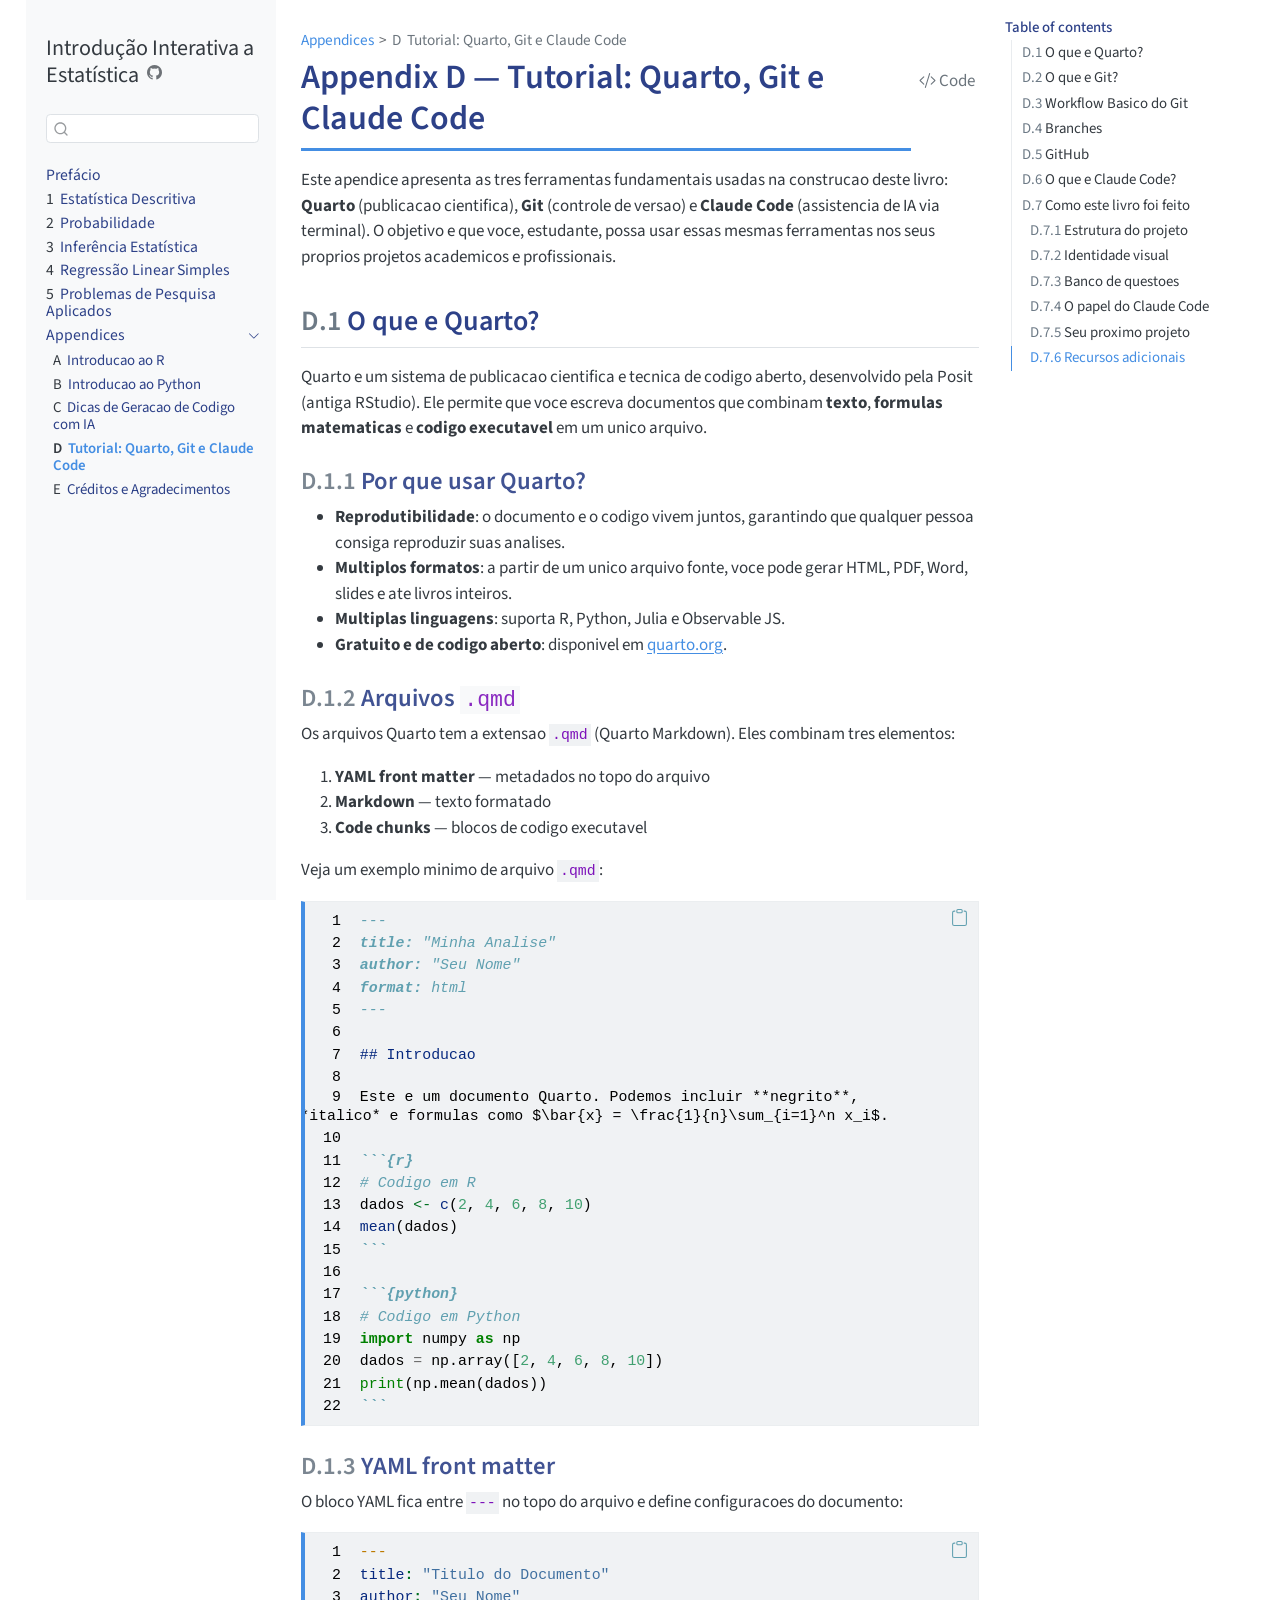
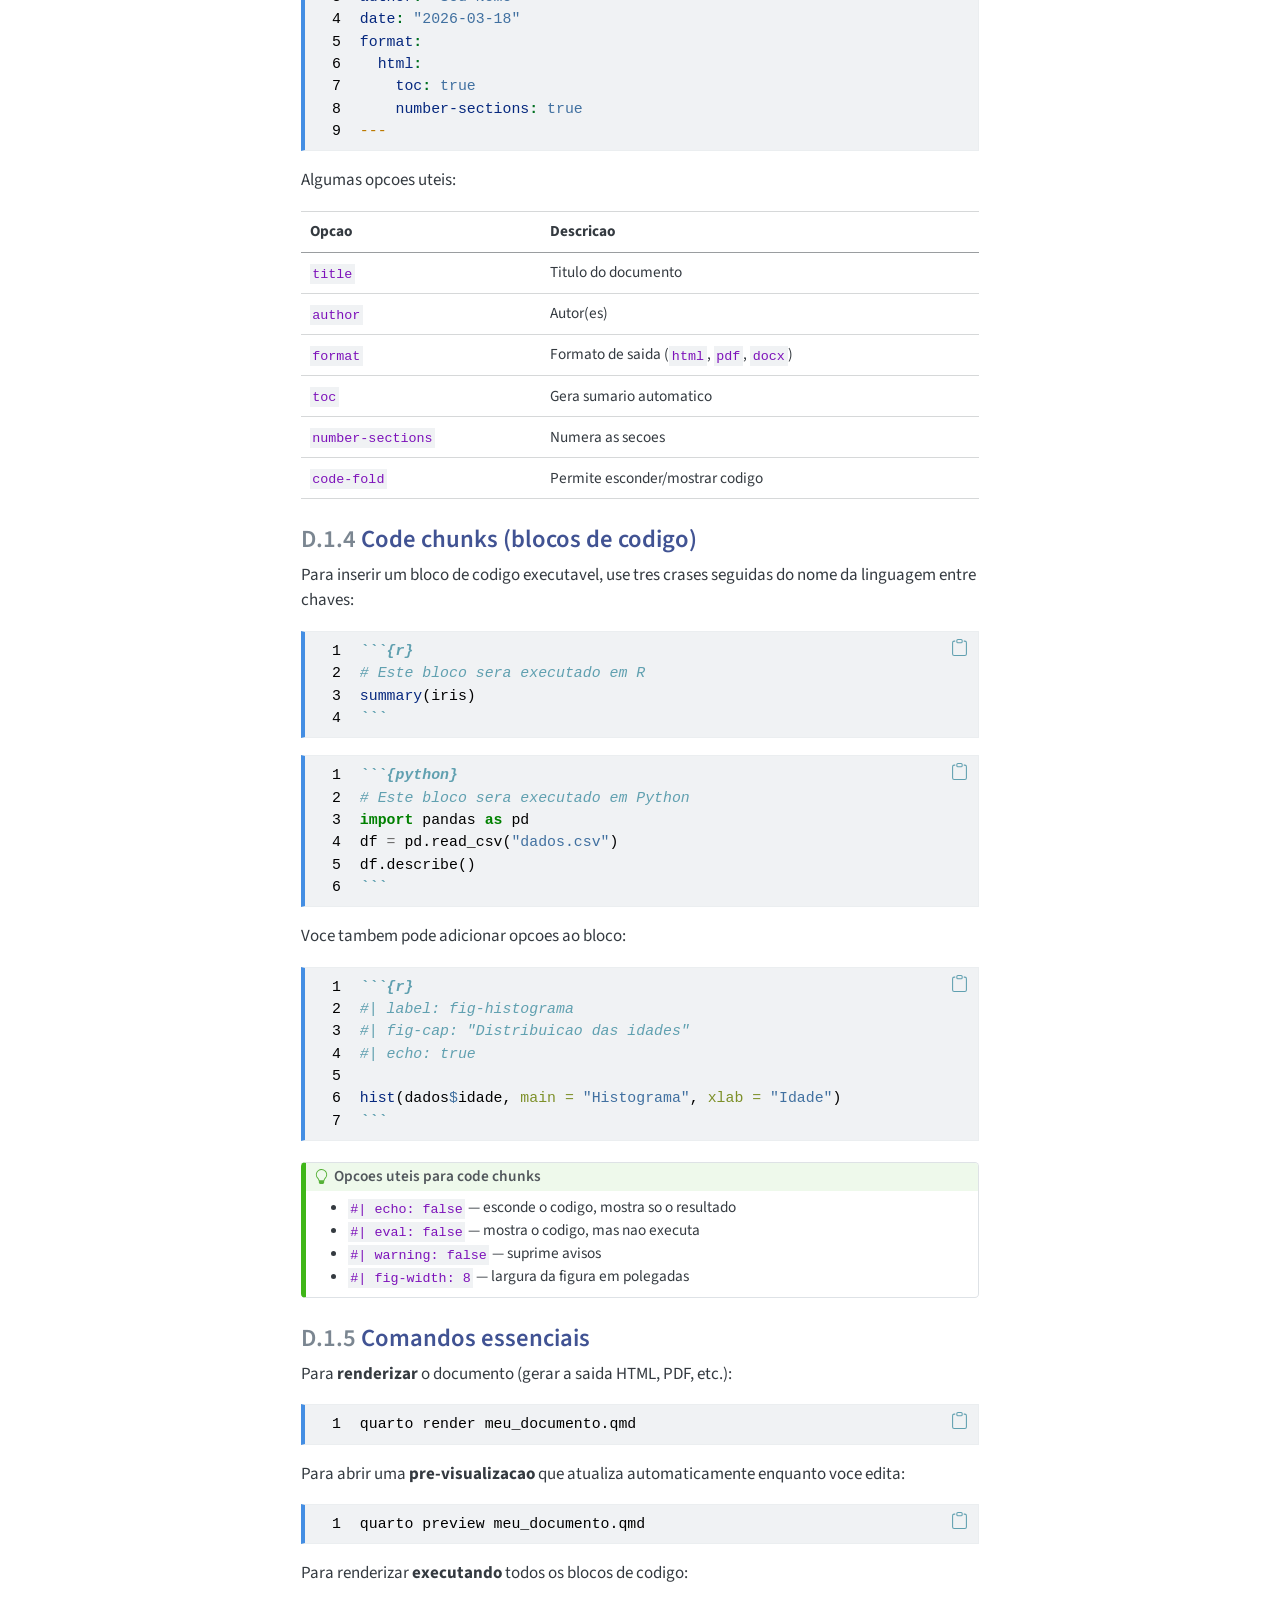
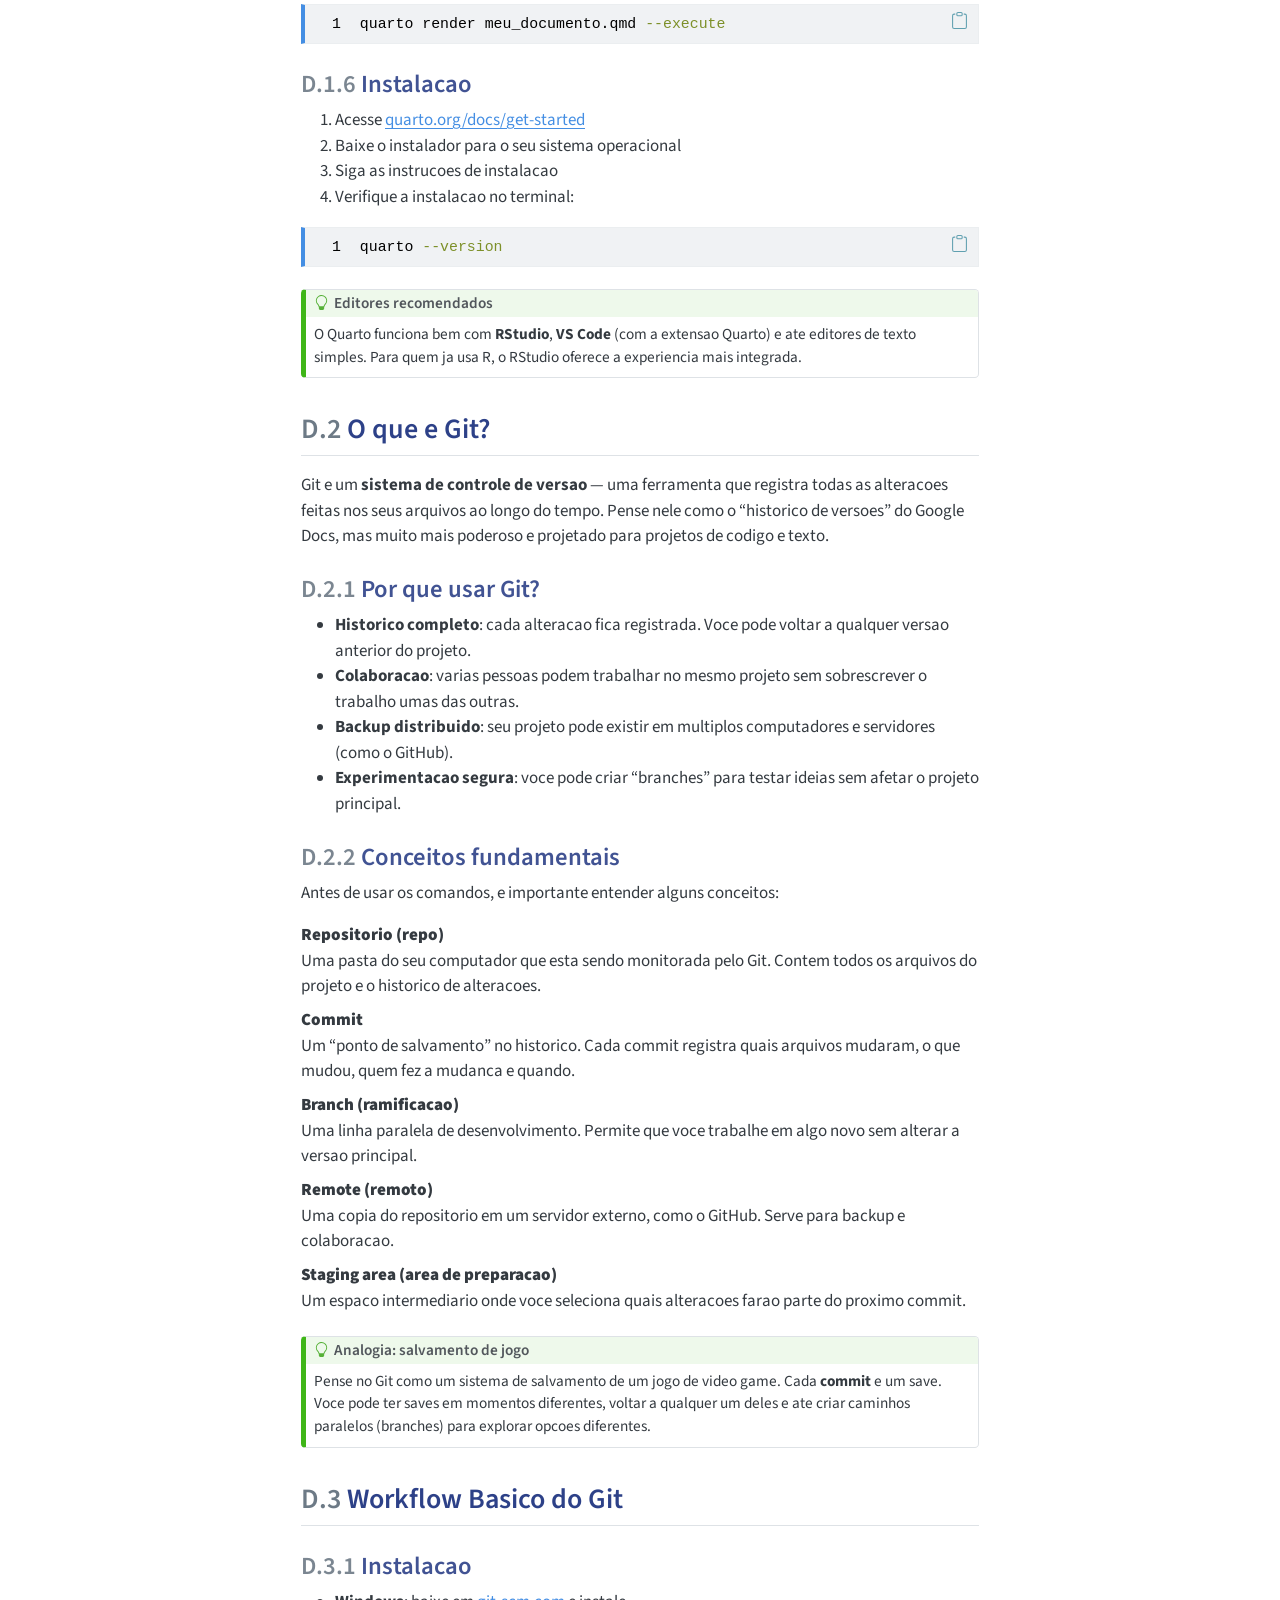
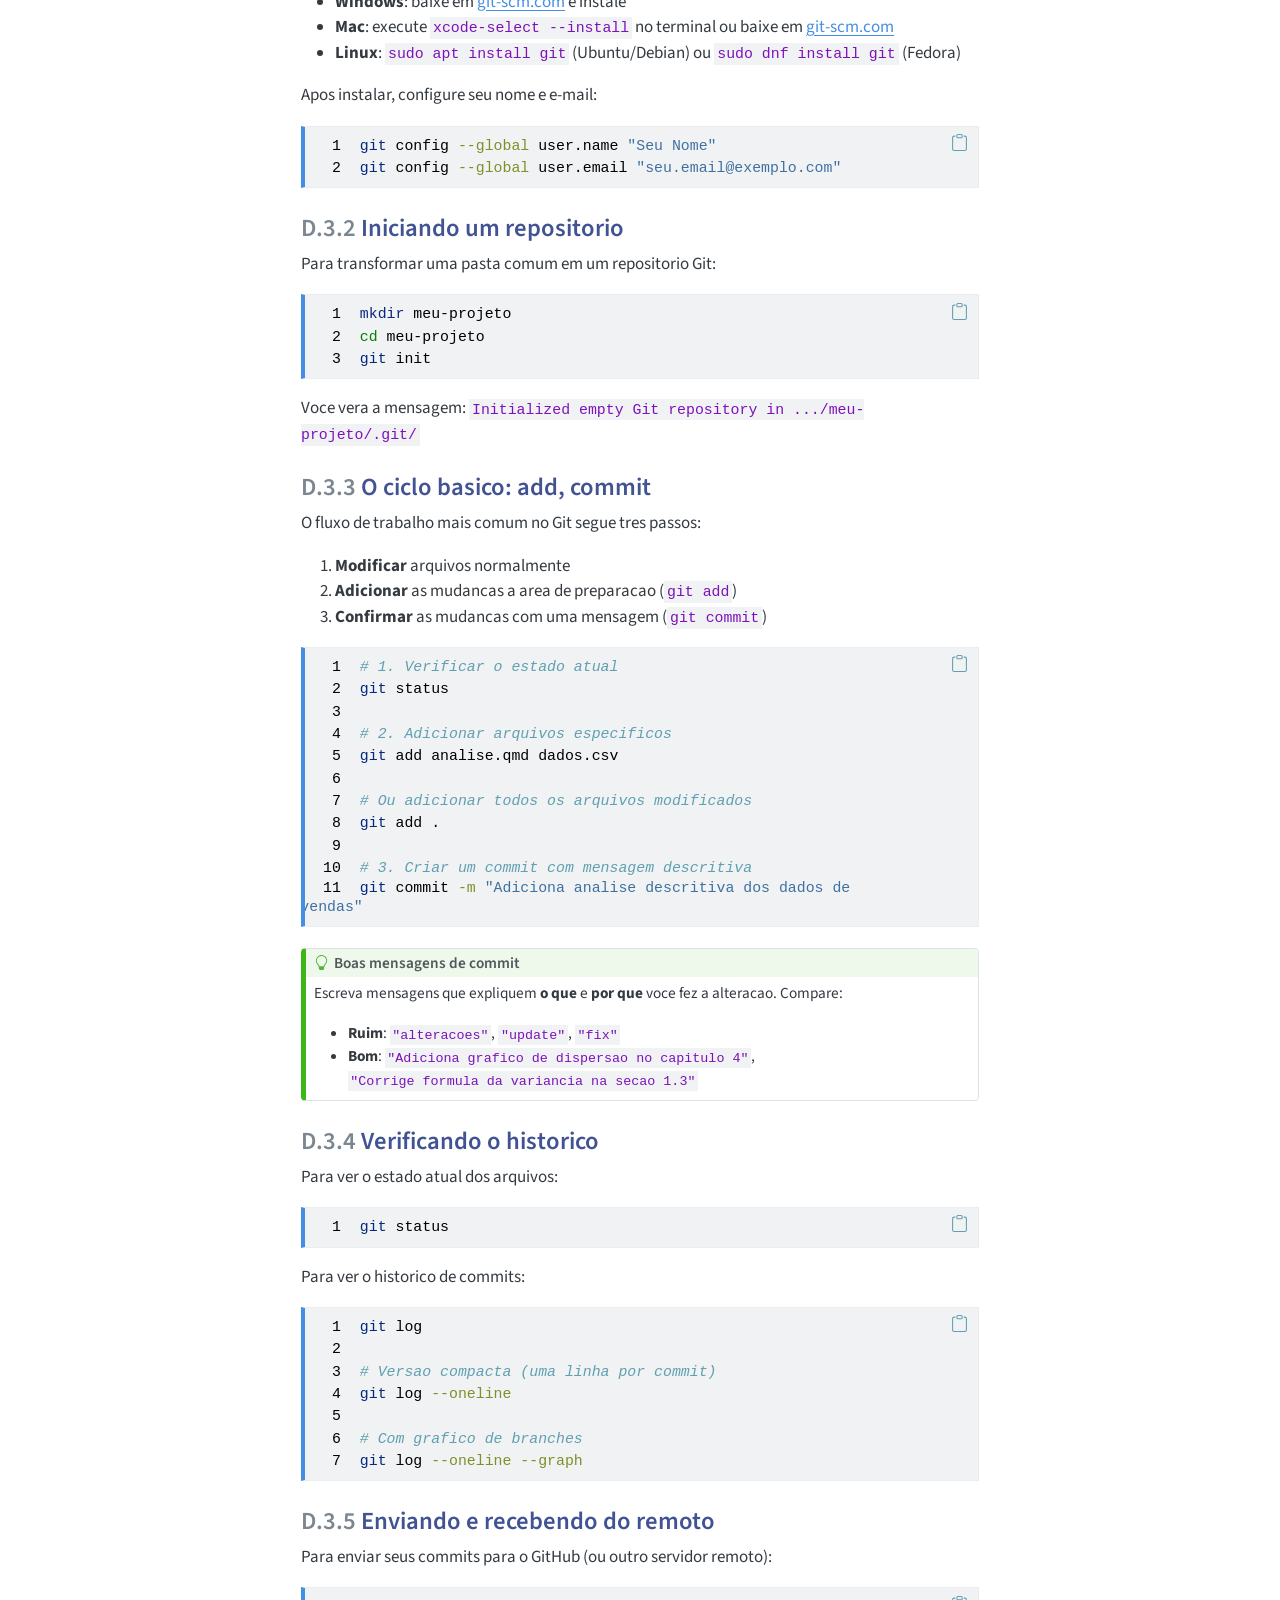
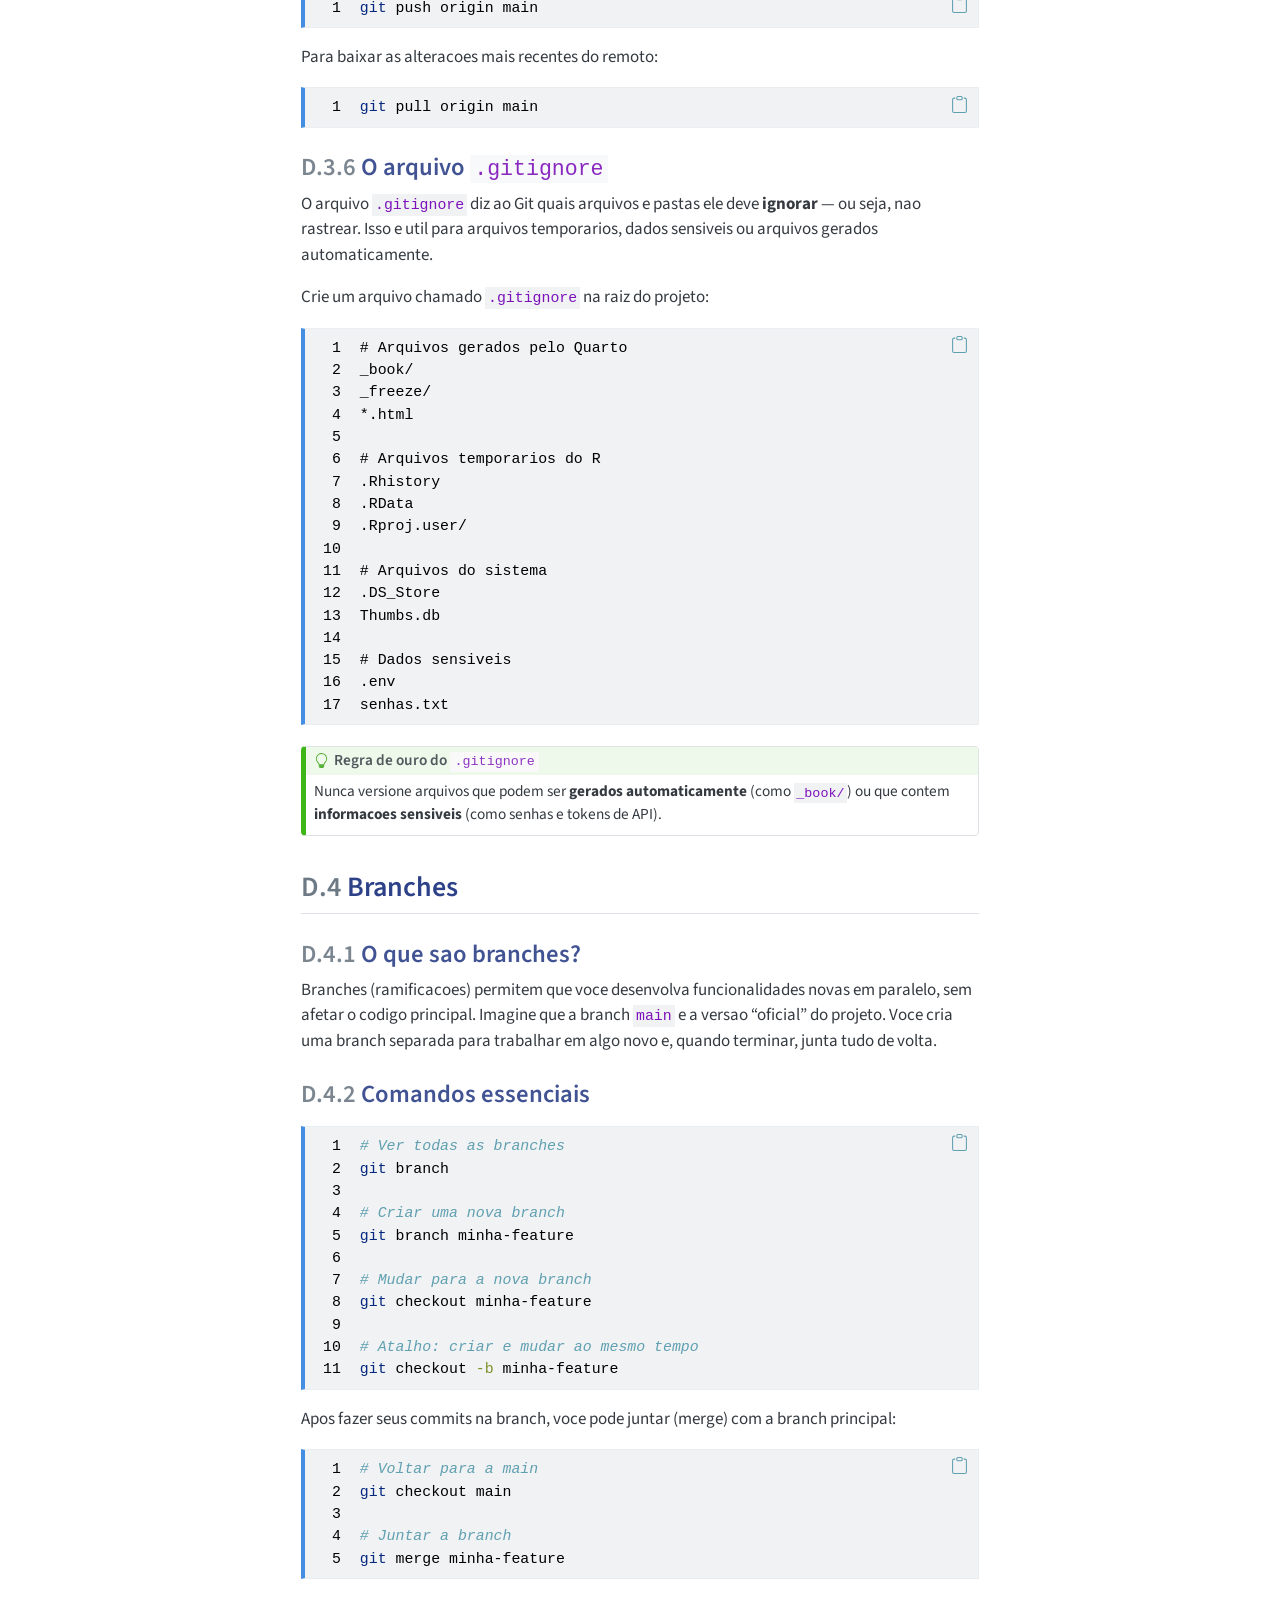
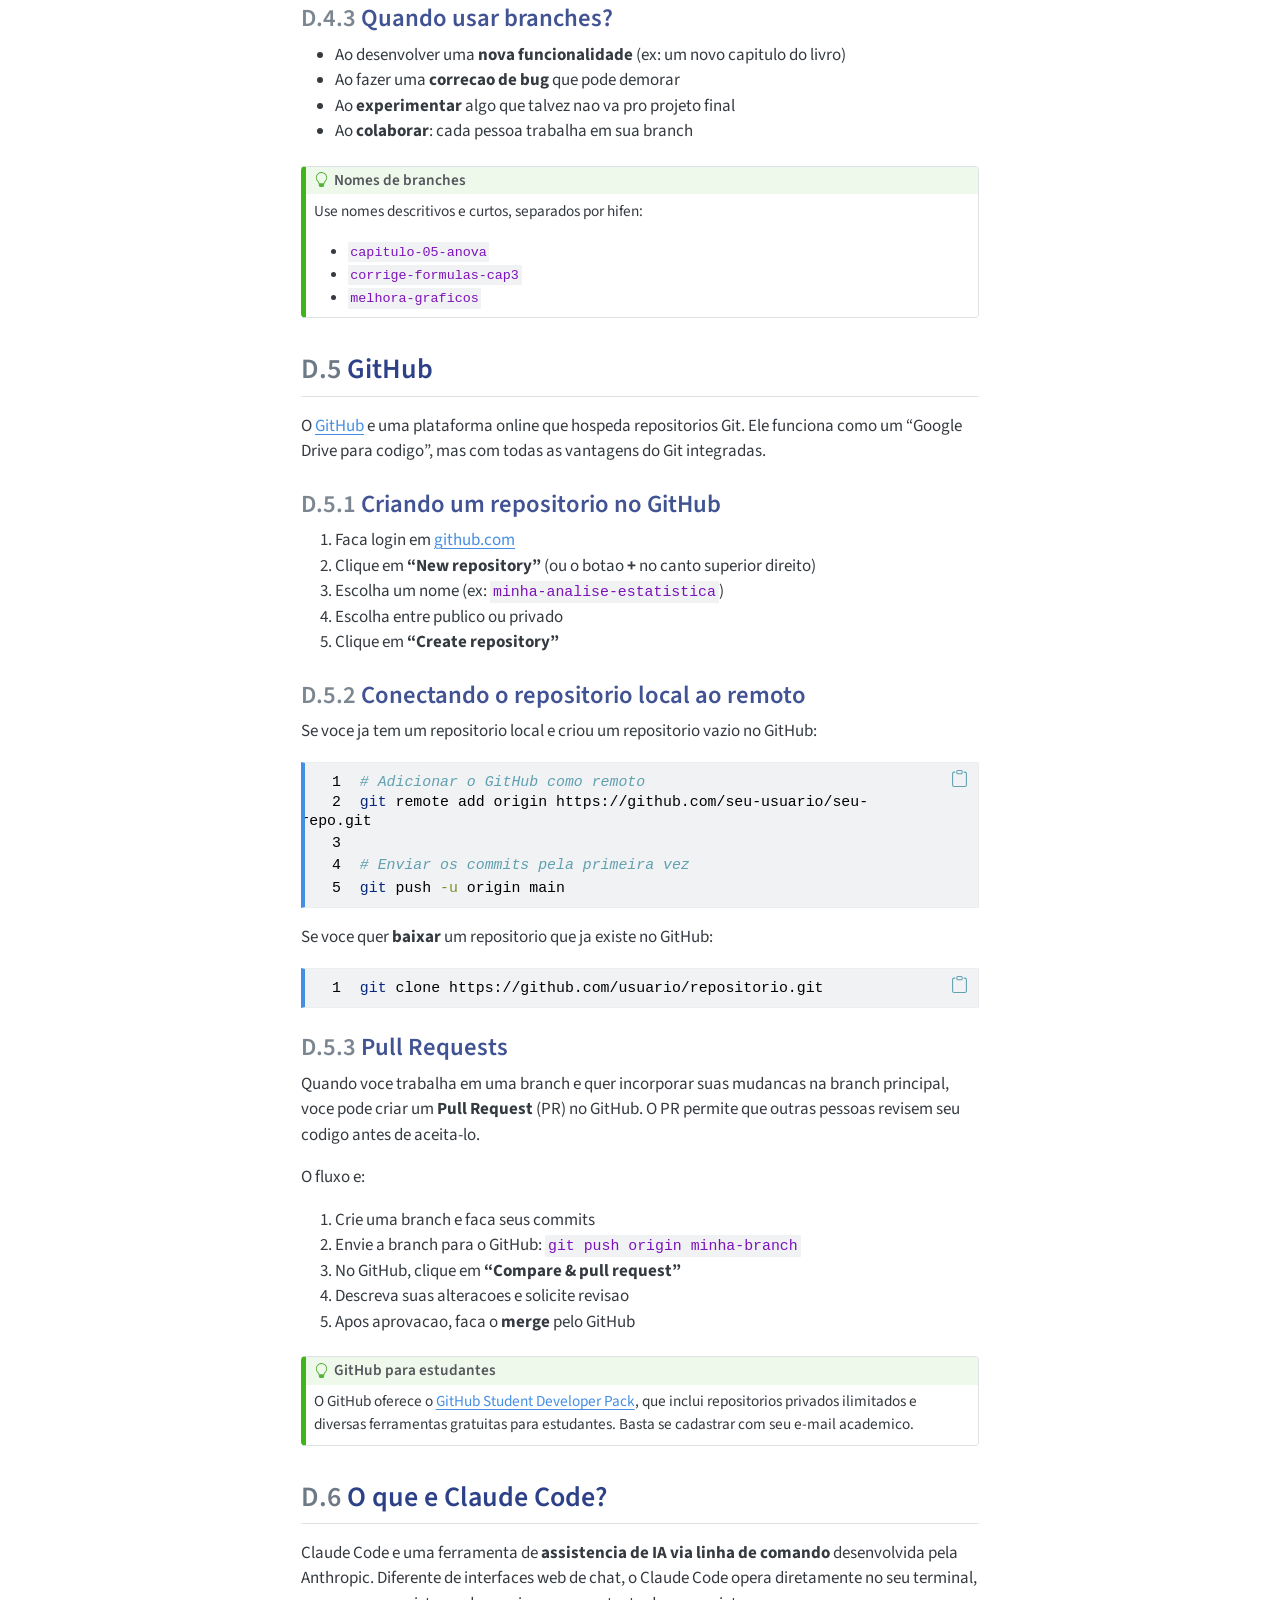
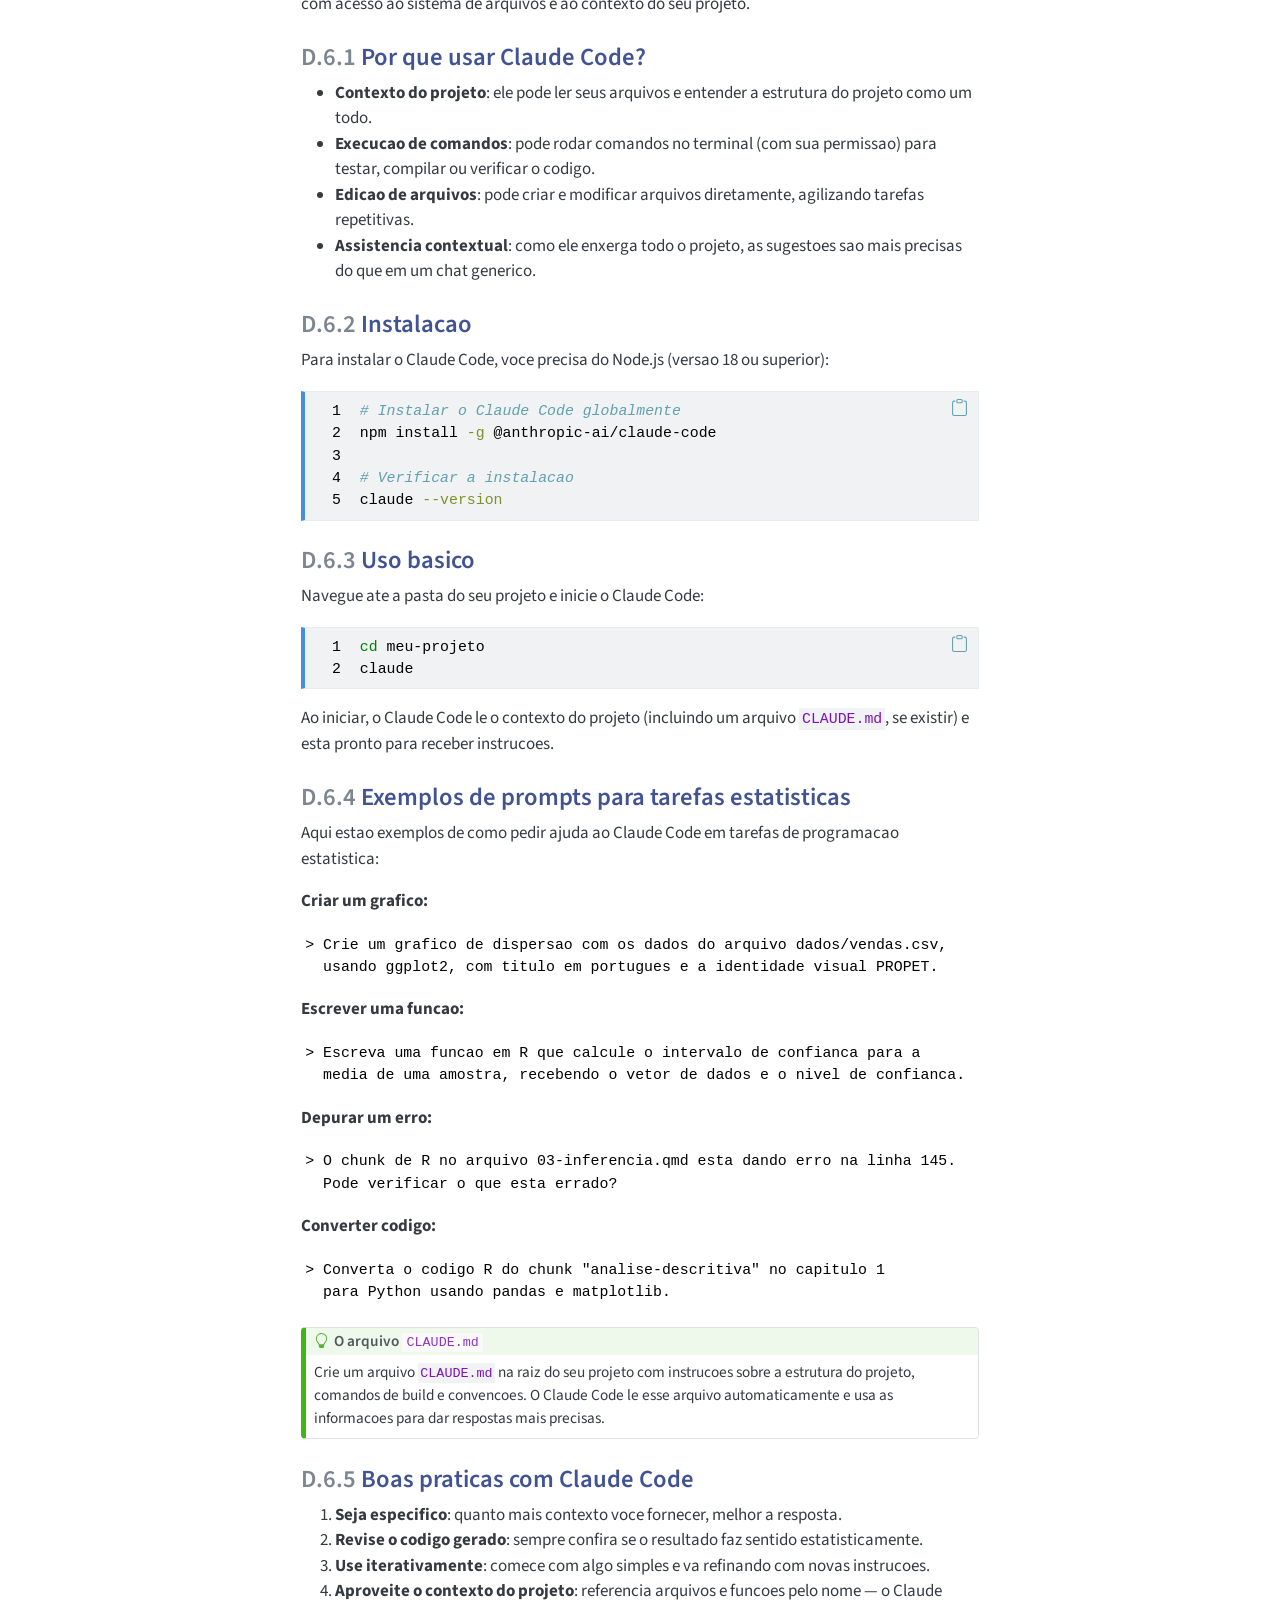
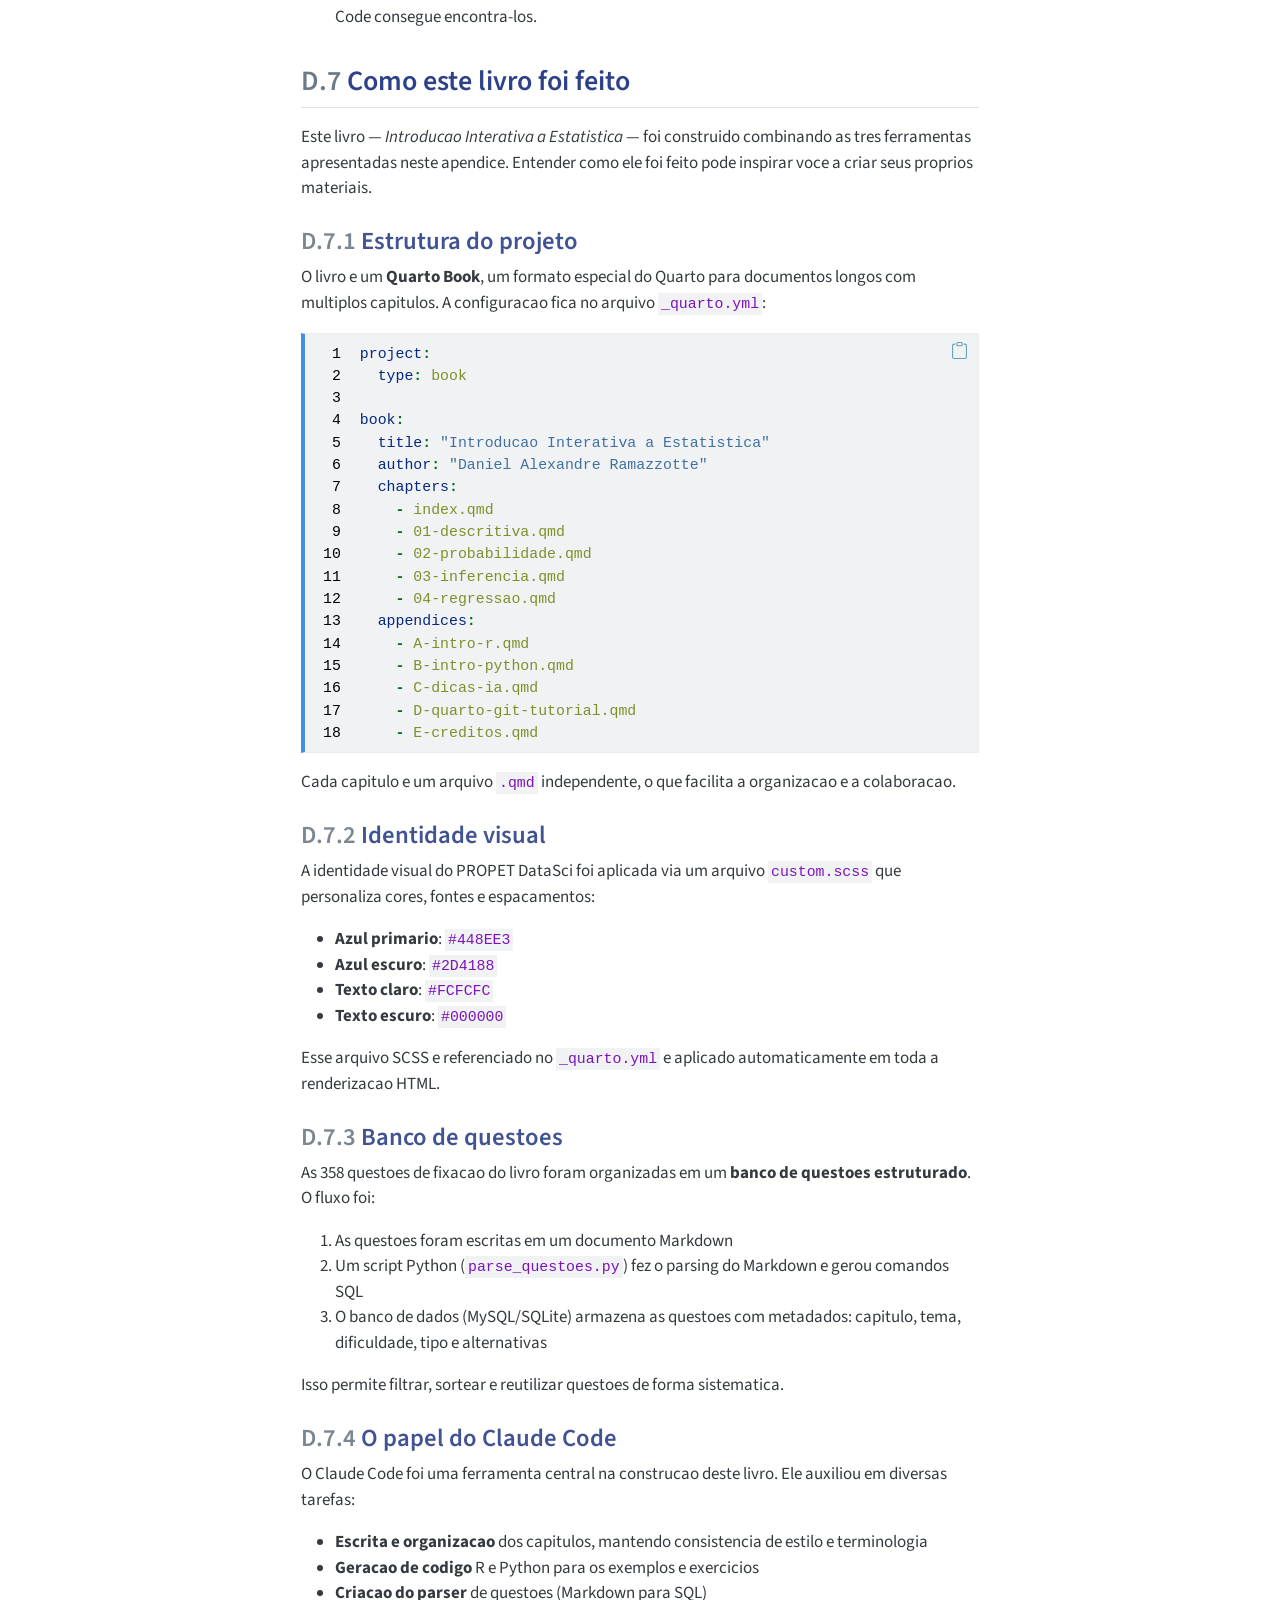
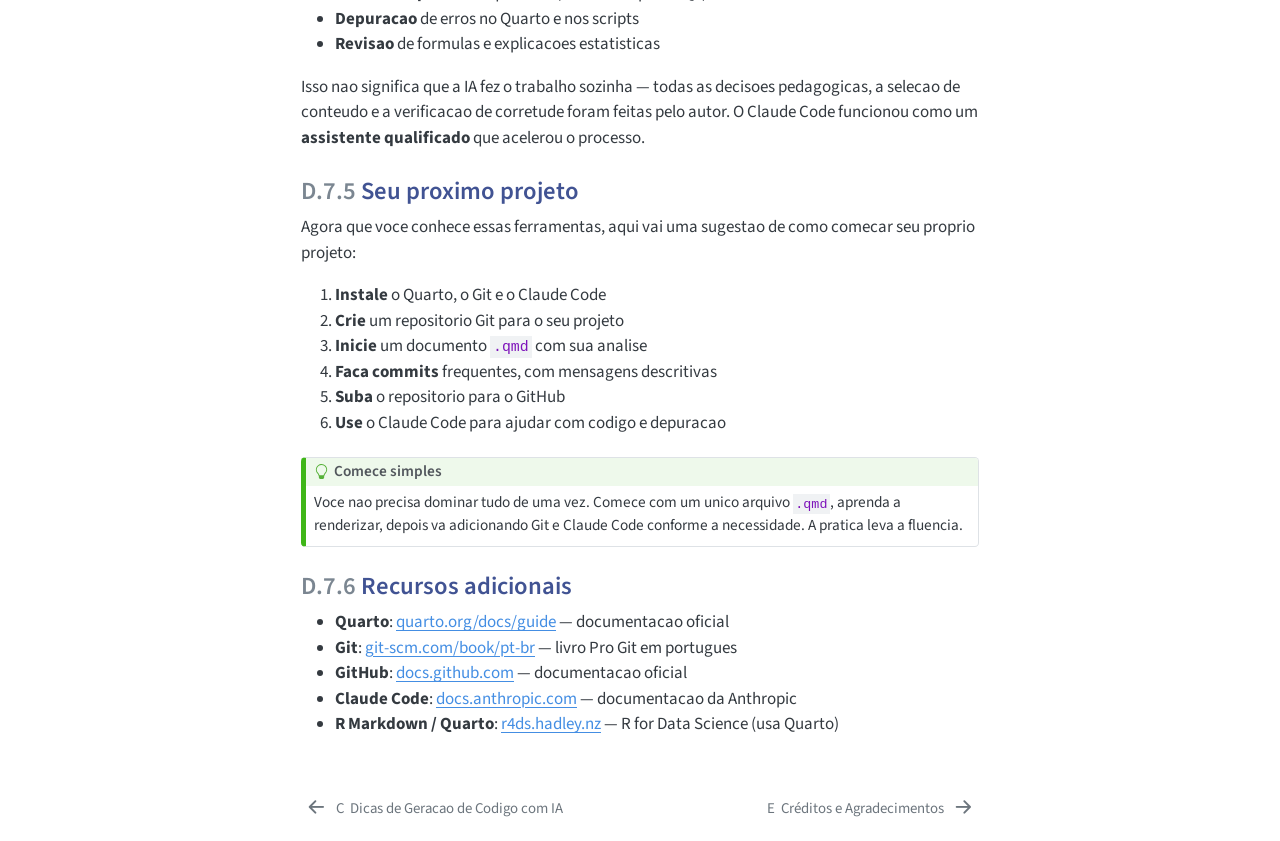
<file: D-quarto-git-tutorial.html>
<!DOCTYPE html>
<html xmlns="http://www.w3.org/1999/xhtml" lang="en" xml:lang="en"><head>

<meta charset="utf-8">
<meta name="generator" content="quarto-1.8.27">

<meta name="viewport" content="width=device-width, initial-scale=1.0, user-scalable=yes">


<title>Appendix D — Tutorial: Quarto, Git e Claude Code – Introdução Interativa a Estatística</title>
<style>
code{white-space: pre-wrap;}
span.smallcaps{font-variant: small-caps;}
div.columns{display: flex; gap: min(4vw, 1.5em);}
div.column{flex: auto; overflow-x: auto;}
div.hanging-indent{margin-left: 1.5em; text-indent: -1.5em;}
ul.task-list{list-style: none;}
ul.task-list li input[type="checkbox"] {
  width: 0.8em;
  margin: 0 0.8em 0.2em -1em; /* quarto-specific, see https://github.com/quarto-dev/quarto-cli/issues/4556 */ 
  vertical-align: middle;
}
/* CSS for syntax highlighting */
html { -webkit-text-size-adjust: 100%; }
pre > code.sourceCode { white-space: pre; position: relative; }
pre > code.sourceCode > span { display: inline-block; line-height: 1.25; }
pre > code.sourceCode > span:empty { height: 1.2em; }
.sourceCode { overflow: visible; }
code.sourceCode > span { color: inherit; text-decoration: inherit; }
div.sourceCode { margin: 1em 0; }
pre.sourceCode { margin: 0; }
@media screen {
div.sourceCode { overflow: auto; }
}
@media print {
pre > code.sourceCode { white-space: pre-wrap; }
pre > code.sourceCode > span { text-indent: -5em; padding-left: 5em; }
}
pre.numberSource code
  { counter-reset: source-line 0; }
pre.numberSource code > span
  { position: relative; left: -4em; counter-increment: source-line; }
pre.numberSource code > span > a:first-child::before
  { content: counter(source-line);
    position: relative; left: -1em; text-align: right; vertical-align: baseline;
    border: none; display: inline-block;
    -webkit-touch-callout: none; -webkit-user-select: none;
    -khtml-user-select: none; -moz-user-select: none;
    -ms-user-select: none; user-select: none;
    padding: 0 4px; width: 4em;
  }
pre.numberSource { margin-left: 3em;  padding-left: 4px; }
div.sourceCode
  {   }
@media screen {
pre > code.sourceCode > span > a:first-child::before { text-decoration: underline; }
}
</style>


<script src="site_libs/quarto-nav/quarto-nav.js"></script>
<script src="site_libs/quarto-nav/headroom.min.js"></script>
<script src="site_libs/clipboard/clipboard.min.js"></script>
<script src="site_libs/quarto-search/autocomplete.umd.js"></script>
<script src="site_libs/quarto-search/fuse.min.js"></script>
<script src="site_libs/quarto-search/quarto-search.js"></script>
<meta name="quarto:offset" content="./">
<link href="./E-creditos.html" rel="next">
<link href="./C-dicas-ia.html" rel="prev">
<script src="site_libs/quarto-html/quarto.js" type="module"></script>
<script src="site_libs/quarto-html/tabsets/tabsets.js" type="module"></script>
<script src="site_libs/quarto-html/axe/axe-check.js" type="module"></script>
<script src="site_libs/quarto-html/popper.min.js"></script>
<script src="site_libs/quarto-html/tippy.umd.min.js"></script>
<script src="site_libs/quarto-html/anchor.min.js"></script>
<link href="site_libs/quarto-html/tippy.css" rel="stylesheet">
<link href="site_libs/quarto-html/quarto-syntax-highlighting-9947f5b9f8ad485744e1687ece241fbc.css" rel="stylesheet" id="quarto-text-highlighting-styles">
<script src="site_libs/bootstrap/bootstrap.min.js"></script>
<link href="site_libs/bootstrap/bootstrap-icons.css" rel="stylesheet">
<link href="site_libs/bootstrap/bootstrap-24013bc1a19c3395a314c161450e4cc6.min.css" rel="stylesheet" append-hash="true" id="quarto-bootstrap" data-mode="light">
<script id="quarto-search-options" type="application/json">{
  "location": "sidebar",
  "copy-button": false,
  "collapse-after": 3,
  "panel-placement": "start",
  "type": "textbox",
  "limit": 50,
  "keyboard-shortcut": [
    "f",
    "/",
    "s"
  ],
  "show-item-context": false,
  "language": {
    "search-no-results-text": "No results",
    "search-matching-documents-text": "matching documents",
    "search-copy-link-title": "Copy link to search",
    "search-hide-matches-text": "Hide additional matches",
    "search-more-match-text": "more match in this document",
    "search-more-matches-text": "more matches in this document",
    "search-clear-button-title": "Clear",
    "search-text-placeholder": "",
    "search-detached-cancel-button-title": "Cancel",
    "search-submit-button-title": "Submit",
    "search-label": "Search"
  }
}</script>


</head>

<body class="nav-sidebar floating quarto-light">

<div id="quarto-search-results"></div>
  <header id="quarto-header" class="headroom fixed-top">
  <nav class="quarto-secondary-nav">
    <div class="container-fluid d-flex">
      <button type="button" class="quarto-btn-toggle btn" data-bs-toggle="collapse" role="button" data-bs-target=".quarto-sidebar-collapse-item" aria-controls="quarto-sidebar" aria-expanded="false" aria-label="Toggle sidebar navigation" onclick="if (window.quartoToggleHeadroom) { window.quartoToggleHeadroom(); }">
        <i class="bi bi-layout-text-sidebar-reverse"></i>
      </button>
        <nav class="quarto-page-breadcrumbs" aria-label="breadcrumb"><ol class="breadcrumb"><li class="breadcrumb-item"><a href="./A-intro-r.html">Appendices</a></li><li class="breadcrumb-item"><a href="./D-quarto-git-tutorial.html"><span class="chapter-number">D</span>&nbsp; <span class="chapter-title">Tutorial: Quarto, Git e Claude Code</span></a></li></ol></nav>
        <a class="flex-grow-1" role="navigation" data-bs-toggle="collapse" data-bs-target=".quarto-sidebar-collapse-item" aria-controls="quarto-sidebar" aria-expanded="false" aria-label="Toggle sidebar navigation" onclick="if (window.quartoToggleHeadroom) { window.quartoToggleHeadroom(); }">      
        </a>
      <button type="button" class="btn quarto-search-button" aria-label="Search" onclick="window.quartoOpenSearch();">
        <i class="bi bi-search"></i>
      </button>
    </div>
  </nav>
</header>
<!-- content -->
<div id="quarto-content" class="quarto-container page-columns page-rows-contents page-layout-full">
<!-- sidebar -->
  <nav id="quarto-sidebar" class="sidebar collapse collapse-horizontal quarto-sidebar-collapse-item sidebar-navigation floating overflow-auto">
    <div class="pt-lg-2 mt-2 text-left sidebar-header">
    <div class="sidebar-title mb-0 py-0">
      <a href="./">Introdução Interativa a Estatística</a> 
        <div class="sidebar-tools-main">
    <a href="https://github.com/danielramazzotte/Estatistica-Basica" title="Source Code" class="quarto-navigation-tool px-1" aria-label="Source Code"><i class="bi bi-github"></i></a>
</div>
    </div>
      </div>
        <div class="mt-2 flex-shrink-0 align-items-center">
        <div class="sidebar-search">
        <div id="quarto-search" class="" title="Search"></div>
        </div>
        </div>
    <div class="sidebar-menu-container"> 
    <ul class="list-unstyled mt-1">
        <li class="sidebar-item">
  <div class="sidebar-item-container"> 
  <a href="./index.html" class="sidebar-item-text sidebar-link">
 <span class="menu-text">Prefácio</span></a>
  </div>
</li>
        <li class="sidebar-item">
  <div class="sidebar-item-container"> 
  <a href="./01-descritiva.html" class="sidebar-item-text sidebar-link">
 <span class="menu-text"><span class="chapter-number">1</span>&nbsp; <span class="chapter-title">Estatística Descritiva</span></span></a>
  </div>
</li>
        <li class="sidebar-item">
  <div class="sidebar-item-container"> 
  <a href="./02-probabilidade.html" class="sidebar-item-text sidebar-link">
 <span class="menu-text"><span class="chapter-number">2</span>&nbsp; <span class="chapter-title">Probabilidade</span></span></a>
  </div>
</li>
        <li class="sidebar-item">
  <div class="sidebar-item-container"> 
  <a href="./03-inferencia.html" class="sidebar-item-text sidebar-link">
 <span class="menu-text"><span class="chapter-number">3</span>&nbsp; <span class="chapter-title">Inferência Estatística</span></span></a>
  </div>
</li>
        <li class="sidebar-item">
  <div class="sidebar-item-container"> 
  <a href="./04-regressao.html" class="sidebar-item-text sidebar-link">
 <span class="menu-text"><span class="chapter-number">4</span>&nbsp; <span class="chapter-title">Regressão Linear Simples</span></span></a>
  </div>
</li>
        <li class="sidebar-item">
  <div class="sidebar-item-container"> 
  <a href="./05-problemas-pesquisa-aplicados.html" class="sidebar-item-text sidebar-link">
 <span class="menu-text"><span class="chapter-number">5</span>&nbsp; <span class="chapter-title">Problemas de Pesquisa Aplicados</span></span></a>
  </div>
</li>
        <li class="sidebar-item sidebar-item-section">
      <div class="sidebar-item-container"> 
            <a class="sidebar-item-text sidebar-link text-start" data-bs-toggle="collapse" data-bs-target="#quarto-sidebar-section-1" role="navigation" aria-expanded="true">
 <span class="menu-text">Appendices</span></a>
          <a class="sidebar-item-toggle text-start" data-bs-toggle="collapse" data-bs-target="#quarto-sidebar-section-1" role="navigation" aria-expanded="true" aria-label="Toggle section">
            <i class="bi bi-chevron-right ms-2"></i>
          </a> 
      </div>
      <ul id="quarto-sidebar-section-1" class="collapse list-unstyled sidebar-section depth1 show">  
          <li class="sidebar-item">
  <div class="sidebar-item-container"> 
  <a href="./A-intro-r.html" class="sidebar-item-text sidebar-link">
 <span class="menu-text"><span class="chapter-number">A</span>&nbsp; <span class="chapter-title">Introducao ao R</span></span></a>
  </div>
</li>
          <li class="sidebar-item">
  <div class="sidebar-item-container"> 
  <a href="./B-intro-python.html" class="sidebar-item-text sidebar-link">
 <span class="menu-text"><span class="chapter-number">B</span>&nbsp; <span class="chapter-title">Introducao ao Python</span></span></a>
  </div>
</li>
          <li class="sidebar-item">
  <div class="sidebar-item-container"> 
  <a href="./C-dicas-ia.html" class="sidebar-item-text sidebar-link">
 <span class="menu-text"><span class="chapter-number">C</span>&nbsp; <span class="chapter-title">Dicas de Geracao de Codigo com IA</span></span></a>
  </div>
</li>
          <li class="sidebar-item">
  <div class="sidebar-item-container"> 
  <a href="./D-quarto-git-tutorial.html" class="sidebar-item-text sidebar-link active">
 <span class="menu-text"><span class="chapter-number">D</span>&nbsp; <span class="chapter-title">Tutorial: Quarto, Git e Claude Code</span></span></a>
  </div>
</li>
          <li class="sidebar-item">
  <div class="sidebar-item-container"> 
  <a href="./E-creditos.html" class="sidebar-item-text sidebar-link">
 <span class="menu-text"><span class="chapter-number">E</span>&nbsp; <span class="chapter-title">Créditos e Agradecimentos</span></span></a>
  </div>
</li>
      </ul>
  </li>
    </ul>
    </div>
</nav>
<div id="quarto-sidebar-glass" class="quarto-sidebar-collapse-item" data-bs-toggle="collapse" data-bs-target=".quarto-sidebar-collapse-item"></div>
<!-- margin-sidebar -->
    <div id="quarto-margin-sidebar" class="sidebar margin-sidebar">
        <nav id="TOC" role="doc-toc" class="toc-active">
    <h2 id="toc-title">Table of contents</h2>
   
  <ul>
  <li><a href="#o-que-e-quarto" id="toc-o-que-e-quarto" class="nav-link active" data-scroll-target="#o-que-e-quarto"><span class="header-section-number">D.1</span> O que e Quarto?</a>
  <ul>
  <li><a href="#por-que-usar-quarto" id="toc-por-que-usar-quarto" class="nav-link" data-scroll-target="#por-que-usar-quarto"><span class="header-section-number">D.1.1</span> Por que usar Quarto?</a></li>
  <li><a href="#arquivos-.qmd" id="toc-arquivos-.qmd" class="nav-link" data-scroll-target="#arquivos-.qmd"><span class="header-section-number">D.1.2</span> Arquivos <code>.qmd</code></a></li>
  <li><a href="#yaml-front-matter" id="toc-yaml-front-matter" class="nav-link" data-scroll-target="#yaml-front-matter"><span class="header-section-number">D.1.3</span> YAML front matter</a></li>
  <li><a href="#code-chunks-blocos-de-codigo" id="toc-code-chunks-blocos-de-codigo" class="nav-link" data-scroll-target="#code-chunks-blocos-de-codigo"><span class="header-section-number">D.1.4</span> Code chunks (blocos de codigo)</a></li>
  <li><a href="#comandos-essenciais" id="toc-comandos-essenciais" class="nav-link" data-scroll-target="#comandos-essenciais"><span class="header-section-number">D.1.5</span> Comandos essenciais</a></li>
  <li><a href="#instalacao" id="toc-instalacao" class="nav-link" data-scroll-target="#instalacao"><span class="header-section-number">D.1.6</span> Instalacao</a></li>
  </ul></li>
  <li><a href="#o-que-e-git" id="toc-o-que-e-git" class="nav-link" data-scroll-target="#o-que-e-git"><span class="header-section-number">D.2</span> O que e Git?</a>
  <ul>
  <li><a href="#por-que-usar-git" id="toc-por-que-usar-git" class="nav-link" data-scroll-target="#por-que-usar-git"><span class="header-section-number">D.2.1</span> Por que usar Git?</a></li>
  <li><a href="#conceitos-fundamentais" id="toc-conceitos-fundamentais" class="nav-link" data-scroll-target="#conceitos-fundamentais"><span class="header-section-number">D.2.2</span> Conceitos fundamentais</a></li>
  </ul></li>
  <li><a href="#workflow-basico-do-git" id="toc-workflow-basico-do-git" class="nav-link" data-scroll-target="#workflow-basico-do-git"><span class="header-section-number">D.3</span> Workflow Basico do Git</a>
  <ul>
  <li><a href="#instalacao-1" id="toc-instalacao-1" class="nav-link" data-scroll-target="#instalacao-1"><span class="header-section-number">D.3.1</span> Instalacao</a></li>
  <li><a href="#iniciando-um-repositorio" id="toc-iniciando-um-repositorio" class="nav-link" data-scroll-target="#iniciando-um-repositorio"><span class="header-section-number">D.3.2</span> Iniciando um repositorio</a></li>
  <li><a href="#o-ciclo-basico-add-commit" id="toc-o-ciclo-basico-add-commit" class="nav-link" data-scroll-target="#o-ciclo-basico-add-commit"><span class="header-section-number">D.3.3</span> O ciclo basico: add, commit</a></li>
  <li><a href="#verificando-o-historico" id="toc-verificando-o-historico" class="nav-link" data-scroll-target="#verificando-o-historico"><span class="header-section-number">D.3.4</span> Verificando o historico</a></li>
  <li><a href="#enviando-e-recebendo-do-remoto" id="toc-enviando-e-recebendo-do-remoto" class="nav-link" data-scroll-target="#enviando-e-recebendo-do-remoto"><span class="header-section-number">D.3.5</span> Enviando e recebendo do remoto</a></li>
  <li><a href="#o-arquivo-.gitignore" id="toc-o-arquivo-.gitignore" class="nav-link" data-scroll-target="#o-arquivo-.gitignore"><span class="header-section-number">D.3.6</span> O arquivo <code>.gitignore</code></a></li>
  </ul></li>
  <li><a href="#branches" id="toc-branches" class="nav-link" data-scroll-target="#branches"><span class="header-section-number">D.4</span> Branches</a>
  <ul>
  <li><a href="#o-que-sao-branches" id="toc-o-que-sao-branches" class="nav-link" data-scroll-target="#o-que-sao-branches"><span class="header-section-number">D.4.1</span> O que sao branches?</a></li>
  <li><a href="#comandos-essenciais-1" id="toc-comandos-essenciais-1" class="nav-link" data-scroll-target="#comandos-essenciais-1"><span class="header-section-number">D.4.2</span> Comandos essenciais</a></li>
  <li><a href="#quando-usar-branches" id="toc-quando-usar-branches" class="nav-link" data-scroll-target="#quando-usar-branches"><span class="header-section-number">D.4.3</span> Quando usar branches?</a></li>
  </ul></li>
  <li><a href="#github" id="toc-github" class="nav-link" data-scroll-target="#github"><span class="header-section-number">D.5</span> GitHub</a>
  <ul>
  <li><a href="#criando-um-repositorio-no-github" id="toc-criando-um-repositorio-no-github" class="nav-link" data-scroll-target="#criando-um-repositorio-no-github"><span class="header-section-number">D.5.1</span> Criando um repositorio no GitHub</a></li>
  <li><a href="#conectando-o-repositorio-local-ao-remoto" id="toc-conectando-o-repositorio-local-ao-remoto" class="nav-link" data-scroll-target="#conectando-o-repositorio-local-ao-remoto"><span class="header-section-number">D.5.2</span> Conectando o repositorio local ao remoto</a></li>
  <li><a href="#pull-requests" id="toc-pull-requests" class="nav-link" data-scroll-target="#pull-requests"><span class="header-section-number">D.5.3</span> Pull Requests</a></li>
  </ul></li>
  <li><a href="#o-que-e-claude-code" id="toc-o-que-e-claude-code" class="nav-link" data-scroll-target="#o-que-e-claude-code"><span class="header-section-number">D.6</span> O que e Claude Code?</a>
  <ul>
  <li><a href="#por-que-usar-claude-code" id="toc-por-que-usar-claude-code" class="nav-link" data-scroll-target="#por-que-usar-claude-code"><span class="header-section-number">D.6.1</span> Por que usar Claude Code?</a></li>
  <li><a href="#instalacao-2" id="toc-instalacao-2" class="nav-link" data-scroll-target="#instalacao-2"><span class="header-section-number">D.6.2</span> Instalacao</a></li>
  <li><a href="#uso-basico" id="toc-uso-basico" class="nav-link" data-scroll-target="#uso-basico"><span class="header-section-number">D.6.3</span> Uso basico</a></li>
  <li><a href="#exemplos-de-prompts-para-tarefas-estatisticas" id="toc-exemplos-de-prompts-para-tarefas-estatisticas" class="nav-link" data-scroll-target="#exemplos-de-prompts-para-tarefas-estatisticas"><span class="header-section-number">D.6.4</span> Exemplos de prompts para tarefas estatisticas</a></li>
  <li><a href="#boas-praticas-com-claude-code" id="toc-boas-praticas-com-claude-code" class="nav-link" data-scroll-target="#boas-praticas-com-claude-code"><span class="header-section-number">D.6.5</span> Boas praticas com Claude Code</a></li>
  </ul></li>
  <li><a href="#como-este-livro-foi-feito" id="toc-como-este-livro-foi-feito" class="nav-link" data-scroll-target="#como-este-livro-foi-feito"><span class="header-section-number">D.7</span> Como este livro foi feito</a>
  <ul>
  <li><a href="#estrutura-do-projeto" id="toc-estrutura-do-projeto" class="nav-link" data-scroll-target="#estrutura-do-projeto"><span class="header-section-number">D.7.1</span> Estrutura do projeto</a></li>
  <li><a href="#identidade-visual" id="toc-identidade-visual" class="nav-link" data-scroll-target="#identidade-visual"><span class="header-section-number">D.7.2</span> Identidade visual</a></li>
  <li><a href="#banco-de-questoes" id="toc-banco-de-questoes" class="nav-link" data-scroll-target="#banco-de-questoes"><span class="header-section-number">D.7.3</span> Banco de questoes</a></li>
  <li><a href="#o-papel-do-claude-code" id="toc-o-papel-do-claude-code" class="nav-link" data-scroll-target="#o-papel-do-claude-code"><span class="header-section-number">D.7.4</span> O papel do Claude Code</a></li>
  <li><a href="#seu-proximo-projeto" id="toc-seu-proximo-projeto" class="nav-link" data-scroll-target="#seu-proximo-projeto"><span class="header-section-number">D.7.5</span> Seu proximo projeto</a></li>
  <li><a href="#recursos-adicionais" id="toc-recursos-adicionais" class="nav-link" data-scroll-target="#recursos-adicionais"><span class="header-section-number">D.7.6</span> Recursos adicionais</a></li>
  </ul></li>
  </ul>
</nav>
    </div>
<!-- main -->
<main class="content column-body" id="quarto-document-content">

<header id="title-block-header" class="quarto-title-block default"><nav class="quarto-page-breadcrumbs quarto-title-breadcrumbs d-none d-lg-block" aria-label="breadcrumb"><ol class="breadcrumb"><li class="breadcrumb-item"><a href="./A-intro-r.html">Appendices</a></li><li class="breadcrumb-item"><a href="./D-quarto-git-tutorial.html"><span class="chapter-number">D</span>&nbsp; <span class="chapter-title">Tutorial: Quarto, Git e Claude Code</span></a></li></ol></nav>
<div class="quarto-title">
<div class="quarto-title-block"><div><h1 class="title"><span id="apendice-tutorial" class="quarto-section-identifier">Appendix D — Tutorial: Quarto, Git e Claude Code</span></h1><button type="button" class="btn code-tools-button" id="quarto-code-tools-source"><i class="bi"></i> Code</button></div></div>
</div>



<div class="quarto-title-meta column-body">

    
  
    
  </div>
  


</header>


<p>Este apendice apresenta as tres ferramentas fundamentais usadas na construcao deste livro: <strong>Quarto</strong> (publicacao cientifica), <strong>Git</strong> (controle de versao) e <strong>Claude Code</strong> (assistencia de IA via terminal). O objetivo e que voce, estudante, possa usar essas mesmas ferramentas nos seus proprios projetos academicos e profissionais.</p>
<section id="o-que-e-quarto" class="level2" data-number="D.1">
<h2 data-number="D.1" class="anchored" data-anchor-id="o-que-e-quarto"><span class="header-section-number">D.1</span> O que e Quarto?</h2>
<p>Quarto e um sistema de publicacao cientifica e tecnica de codigo aberto, desenvolvido pela Posit (antiga RStudio). Ele permite que voce escreva documentos que combinam <strong>texto</strong>, <strong>formulas matematicas</strong> e <strong>codigo executavel</strong> em um unico arquivo.</p>
<section id="por-que-usar-quarto" class="level3" data-number="D.1.1">
<h3 data-number="D.1.1" class="anchored" data-anchor-id="por-que-usar-quarto"><span class="header-section-number">D.1.1</span> Por que usar Quarto?</h3>
<ul>
<li><strong>Reprodutibilidade</strong>: o documento e o codigo vivem juntos, garantindo que qualquer pessoa consiga reproduzir suas analises.</li>
<li><strong>Multiplos formatos</strong>: a partir de um unico arquivo fonte, voce pode gerar HTML, PDF, Word, slides e ate livros inteiros.</li>
<li><strong>Multiplas linguagens</strong>: suporta R, Python, Julia e Observable JS.</li>
<li><strong>Gratuito e de codigo aberto</strong>: disponivel em <a href="https://quarto.org">quarto.org</a>.</li>
</ul>
</section>
<section id="arquivos-.qmd" class="level3" data-number="D.1.2">
<h3 data-number="D.1.2" class="anchored" data-anchor-id="arquivos-.qmd"><span class="header-section-number">D.1.2</span> Arquivos <code>.qmd</code></h3>
<p>Os arquivos Quarto tem a extensao <code>.qmd</code> (Quarto Markdown). Eles combinam tres elementos:</p>
<ol type="1">
<li><strong>YAML front matter</strong> — metadados no topo do arquivo</li>
<li><strong>Markdown</strong> — texto formatado</li>
<li><strong>Code chunks</strong> — blocos de codigo executavel</li>
</ol>
<p>Veja um exemplo minimo de arquivo <code>.qmd</code>:</p>
<div class="code-copy-outer-scaffold"><div class="sourceCode" id="cb1"><pre class="sourceCode numberSource markdown number-lines code-with-copy"><code class="sourceCode markdown"><span id="cb1-1"><a href="#cb1-1"></a><span class="co">---</span></span>
<span id="cb1-2"><a href="#cb1-2"></a><span class="an">title:</span><span class="co"> "Minha Analise"</span></span>
<span id="cb1-3"><a href="#cb1-3"></a><span class="an">author:</span><span class="co"> "Seu Nome"</span></span>
<span id="cb1-4"><a href="#cb1-4"></a><span class="an">format:</span><span class="co"> html</span></span>
<span id="cb1-5"><a href="#cb1-5"></a><span class="co">---</span></span>
<span id="cb1-6"><a href="#cb1-6"></a></span>
<span id="cb1-7"><a href="#cb1-7"></a><span class="fu">## Introducao</span></span>
<span id="cb1-8"><a href="#cb1-8"></a></span>
<span id="cb1-9"><a href="#cb1-9"></a>Este e um documento Quarto. Podemos incluir **negrito**, *italico* e formulas como $\bar{x} = \frac{1}{n}\sum_{i=1}^n x_i$.</span>
<span id="cb1-10"><a href="#cb1-10"></a></span>
<span id="cb1-11"><a href="#cb1-11"></a><span class="in">```{r}</span></span>
<span id="cb1-12"><a href="#cb1-12"></a><span class="co"># Codigo em R</span></span>
<span id="cb1-13"><a href="#cb1-13"></a>dados <span class="ot">&lt;-</span> <span class="fu">c</span>(<span class="dv">2</span>, <span class="dv">4</span>, <span class="dv">6</span>, <span class="dv">8</span>, <span class="dv">10</span>)</span>
<span id="cb1-14"><a href="#cb1-14"></a><span class="fu">mean</span>(dados)</span>
<span id="cb1-15"><a href="#cb1-15"></a><span class="in">```</span></span>
<span id="cb1-16"><a href="#cb1-16"></a></span>
<span id="cb1-17"><a href="#cb1-17"></a><span class="in">```{python}</span></span>
<span id="cb1-18"><a href="#cb1-18"></a><span class="co"># Codigo em Python</span></span>
<span id="cb1-19"><a href="#cb1-19"></a><span class="im">import</span> numpy <span class="im">as</span> np</span>
<span id="cb1-20"><a href="#cb1-20"></a>dados <span class="op">=</span> np.array([<span class="dv">2</span>, <span class="dv">4</span>, <span class="dv">6</span>, <span class="dv">8</span>, <span class="dv">10</span>])</span>
<span id="cb1-21"><a href="#cb1-21"></a><span class="bu">print</span>(np.mean(dados))</span>
<span id="cb1-22"><a href="#cb1-22"></a><span class="in">```</span></span></code></pre></div><button title="Copy to Clipboard" class="code-copy-button"><i class="bi"></i></button></div>
</section>
<section id="yaml-front-matter" class="level3" data-number="D.1.3">
<h3 data-number="D.1.3" class="anchored" data-anchor-id="yaml-front-matter"><span class="header-section-number">D.1.3</span> YAML front matter</h3>
<p>O bloco YAML fica entre <code>---</code> no topo do arquivo e define configuracoes do documento:</p>
<div class="code-copy-outer-scaffold"><div class="sourceCode" id="cb2"><pre class="sourceCode numberSource yaml number-lines code-with-copy"><code class="sourceCode yaml"><span id="cb2-1"><a href="#cb2-1"></a><span class="pp">---</span></span>
<span id="cb2-2"><a href="#cb2-2"></a><span class="fu">title</span><span class="kw">:</span><span class="at"> </span><span class="st">"Titulo do Documento"</span></span>
<span id="cb2-3"><a href="#cb2-3"></a><span class="fu">author</span><span class="kw">:</span><span class="at"> </span><span class="st">"Seu Nome"</span></span>
<span id="cb2-4"><a href="#cb2-4"></a><span class="fu">date</span><span class="kw">:</span><span class="at"> </span><span class="st">"2026-03-18"</span></span>
<span id="cb2-5"><a href="#cb2-5"></a><span class="fu">format</span><span class="kw">:</span></span>
<span id="cb2-6"><a href="#cb2-6"></a><span class="at">  </span><span class="fu">html</span><span class="kw">:</span></span>
<span id="cb2-7"><a href="#cb2-7"></a><span class="at">    </span><span class="fu">toc</span><span class="kw">:</span><span class="at"> </span><span class="ch">true</span></span>
<span id="cb2-8"><a href="#cb2-8"></a><span class="at">    </span><span class="fu">number-sections</span><span class="kw">:</span><span class="at"> </span><span class="ch">true</span></span>
<span id="cb2-9"><a href="#cb2-9"></a><span class="pp">---</span></span></code></pre></div><button title="Copy to Clipboard" class="code-copy-button"><i class="bi"></i></button></div>
<p>Algumas opcoes uteis:</p>
<table class="caption-top table">
<thead>
<tr class="header">
<th>Opcao</th>
<th>Descricao</th>
</tr>
</thead>
<tbody>
<tr class="odd">
<td><code>title</code></td>
<td>Titulo do documento</td>
</tr>
<tr class="even">
<td><code>author</code></td>
<td>Autor(es)</td>
</tr>
<tr class="odd">
<td><code>format</code></td>
<td>Formato de saida (<code>html</code>, <code>pdf</code>, <code>docx</code>)</td>
</tr>
<tr class="even">
<td><code>toc</code></td>
<td>Gera sumario automatico</td>
</tr>
<tr class="odd">
<td><code>number-sections</code></td>
<td>Numera as secoes</td>
</tr>
<tr class="even">
<td><code>code-fold</code></td>
<td>Permite esconder/mostrar codigo</td>
</tr>
</tbody>
</table>
</section>
<section id="code-chunks-blocos-de-codigo" class="level3" data-number="D.1.4">
<h3 data-number="D.1.4" class="anchored" data-anchor-id="code-chunks-blocos-de-codigo"><span class="header-section-number">D.1.4</span> Code chunks (blocos de codigo)</h3>
<p>Para inserir um bloco de codigo executavel, use tres crases seguidas do nome da linguagem entre chaves:</p>
<div class="code-copy-outer-scaffold"><div class="sourceCode" id="cb3"><pre class="sourceCode numberSource markdown number-lines code-with-copy"><code class="sourceCode markdown"><span id="cb3-1"><a href="#cb3-1"></a><span class="in">```{r}</span></span>
<span id="cb3-2"><a href="#cb3-2"></a><span class="co"># Este bloco sera executado em R</span></span>
<span id="cb3-3"><a href="#cb3-3"></a><span class="fu">summary</span>(iris)</span>
<span id="cb3-4"><a href="#cb3-4"></a><span class="in">```</span></span></code></pre></div><button title="Copy to Clipboard" class="code-copy-button"><i class="bi"></i></button></div>
<div class="code-copy-outer-scaffold"><div class="sourceCode" id="cb4"><pre class="sourceCode numberSource markdown number-lines code-with-copy"><code class="sourceCode markdown"><span id="cb4-1"><a href="#cb4-1"></a><span class="in">```{python}</span></span>
<span id="cb4-2"><a href="#cb4-2"></a><span class="co"># Este bloco sera executado em Python</span></span>
<span id="cb4-3"><a href="#cb4-3"></a><span class="im">import</span> pandas <span class="im">as</span> pd</span>
<span id="cb4-4"><a href="#cb4-4"></a>df <span class="op">=</span> pd.read_csv(<span class="st">"dados.csv"</span>)</span>
<span id="cb4-5"><a href="#cb4-5"></a>df.describe()</span>
<span id="cb4-6"><a href="#cb4-6"></a><span class="in">```</span></span></code></pre></div><button title="Copy to Clipboard" class="code-copy-button"><i class="bi"></i></button></div>
<p>Voce tambem pode adicionar opcoes ao bloco:</p>
<div class="code-copy-outer-scaffold"><div class="sourceCode" id="cb5"><pre class="sourceCode numberSource markdown number-lines code-with-copy"><code class="sourceCode markdown"><span id="cb5-1"><a href="#cb5-1"></a><span class="in">```{r}</span></span>
<span id="cb5-2"><a href="#cb5-2"></a><span class="co">#| label: fig-histograma</span></span>
<span id="cb5-3"><a href="#cb5-3"></a><span class="co">#| fig-cap: "Distribuicao das idades"</span></span>
<span id="cb5-4"><a href="#cb5-4"></a><span class="co">#| echo: true</span></span>
<span id="cb5-5"><a href="#cb5-5"></a></span>
<span id="cb5-6"><a href="#cb5-6"></a><span class="fu">hist</span>(dados<span class="sc">$</span>idade, <span class="at">main =</span> <span class="st">"Histograma"</span>, <span class="at">xlab =</span> <span class="st">"Idade"</span>)</span>
<span id="cb5-7"><a href="#cb5-7"></a><span class="in">```</span></span></code></pre></div><button title="Copy to Clipboard" class="code-copy-button"><i class="bi"></i></button></div>
<div class="callout callout-style-default callout-tip callout-titled">
<div class="callout-header d-flex align-content-center">
<div class="callout-icon-container">
<i class="callout-icon"></i>
</div>
<div class="callout-title-container flex-fill">
<span class="screen-reader-only">Tip</span>Opcoes uteis para code chunks
</div>
</div>
<div class="callout-body-container callout-body">
<ul>
<li><code>#| echo: false</code> — esconde o codigo, mostra so o resultado</li>
<li><code>#| eval: false</code> — mostra o codigo, mas nao executa</li>
<li><code>#| warning: false</code> — suprime avisos</li>
<li><code>#| fig-width: 8</code> — largura da figura em polegadas</li>
</ul>
</div>
</div>
</section>
<section id="comandos-essenciais" class="level3" data-number="D.1.5">
<h3 data-number="D.1.5" class="anchored" data-anchor-id="comandos-essenciais"><span class="header-section-number">D.1.5</span> Comandos essenciais</h3>
<p>Para <strong>renderizar</strong> o documento (gerar a saida HTML, PDF, etc.):</p>
<div class="code-copy-outer-scaffold"><div class="sourceCode" id="cb6"><pre class="sourceCode numberSource bash number-lines code-with-copy"><code class="sourceCode bash"><span id="cb6-1"><a href="#cb6-1"></a><span class="ex">quarto</span> render meu_documento.qmd</span></code></pre></div><button title="Copy to Clipboard" class="code-copy-button"><i class="bi"></i></button></div>
<p>Para abrir uma <strong>pre-visualizacao</strong> que atualiza automaticamente enquanto voce edita:</p>
<div class="code-copy-outer-scaffold"><div class="sourceCode" id="cb7"><pre class="sourceCode numberSource bash number-lines code-with-copy"><code class="sourceCode bash"><span id="cb7-1"><a href="#cb7-1"></a><span class="ex">quarto</span> preview meu_documento.qmd</span></code></pre></div><button title="Copy to Clipboard" class="code-copy-button"><i class="bi"></i></button></div>
<p>Para renderizar <strong>executando</strong> todos os blocos de codigo:</p>
<div class="code-copy-outer-scaffold"><div class="sourceCode" id="cb8"><pre class="sourceCode numberSource bash number-lines code-with-copy"><code class="sourceCode bash"><span id="cb8-1"><a href="#cb8-1"></a><span class="ex">quarto</span> render meu_documento.qmd <span class="at">--execute</span></span></code></pre></div><button title="Copy to Clipboard" class="code-copy-button"><i class="bi"></i></button></div>
</section>
<section id="instalacao" class="level3" data-number="D.1.6">
<h3 data-number="D.1.6" class="anchored" data-anchor-id="instalacao"><span class="header-section-number">D.1.6</span> Instalacao</h3>
<ol type="1">
<li>Acesse <a href="https://quarto.org/docs/get-started/">quarto.org/docs/get-started</a></li>
<li>Baixe o instalador para o seu sistema operacional</li>
<li>Siga as instrucoes de instalacao</li>
<li>Verifique a instalacao no terminal:</li>
</ol>
<div class="code-copy-outer-scaffold"><div class="sourceCode" id="cb9"><pre class="sourceCode numberSource bash number-lines code-with-copy"><code class="sourceCode bash"><span id="cb9-1"><a href="#cb9-1"></a><span class="ex">quarto</span> <span class="at">--version</span></span></code></pre></div><button title="Copy to Clipboard" class="code-copy-button"><i class="bi"></i></button></div>
<div class="callout callout-style-default callout-tip callout-titled">
<div class="callout-header d-flex align-content-center">
<div class="callout-icon-container">
<i class="callout-icon"></i>
</div>
<div class="callout-title-container flex-fill">
<span class="screen-reader-only">Tip</span>Editores recomendados
</div>
</div>
<div class="callout-body-container callout-body">
<p>O Quarto funciona bem com <strong>RStudio</strong>, <strong>VS Code</strong> (com a extensao Quarto) e ate editores de texto simples. Para quem ja usa R, o RStudio oferece a experiencia mais integrada.</p>
</div>
</div>
</section>
</section>
<section id="o-que-e-git" class="level2" data-number="D.2">
<h2 data-number="D.2" class="anchored" data-anchor-id="o-que-e-git"><span class="header-section-number">D.2</span> O que e Git?</h2>
<p>Git e um <strong>sistema de controle de versao</strong> — uma ferramenta que registra todas as alteracoes feitas nos seus arquivos ao longo do tempo. Pense nele como o “historico de versoes” do Google Docs, mas muito mais poderoso e projetado para projetos de codigo e texto.</p>
<section id="por-que-usar-git" class="level3" data-number="D.2.1">
<h3 data-number="D.2.1" class="anchored" data-anchor-id="por-que-usar-git"><span class="header-section-number">D.2.1</span> Por que usar Git?</h3>
<ul>
<li><strong>Historico completo</strong>: cada alteracao fica registrada. Voce pode voltar a qualquer versao anterior do projeto.</li>
<li><strong>Colaboracao</strong>: varias pessoas podem trabalhar no mesmo projeto sem sobrescrever o trabalho umas das outras.</li>
<li><strong>Backup distribuido</strong>: seu projeto pode existir em multiplos computadores e servidores (como o GitHub).</li>
<li><strong>Experimentacao segura</strong>: voce pode criar “branches” para testar ideias sem afetar o projeto principal.</li>
</ul>
</section>
<section id="conceitos-fundamentais" class="level3" data-number="D.2.2">
<h3 data-number="D.2.2" class="anchored" data-anchor-id="conceitos-fundamentais"><span class="header-section-number">D.2.2</span> Conceitos fundamentais</h3>
<p>Antes de usar os comandos, e importante entender alguns conceitos:</p>
<dl>
<dt><strong>Repositorio (repo)</strong></dt>
<dd>
Uma pasta do seu computador que esta sendo monitorada pelo Git. Contem todos os arquivos do projeto e o historico de alteracoes.
</dd>
<dt><strong>Commit</strong></dt>
<dd>
Um “ponto de salvamento” no historico. Cada commit registra quais arquivos mudaram, o que mudou, quem fez a mudanca e quando.
</dd>
<dt><strong>Branch (ramificacao)</strong></dt>
<dd>
Uma linha paralela de desenvolvimento. Permite que voce trabalhe em algo novo sem alterar a versao principal.
</dd>
<dt><strong>Remote (remoto)</strong></dt>
<dd>
Uma copia do repositorio em um servidor externo, como o GitHub. Serve para backup e colaboracao.
</dd>
<dt><strong>Staging area (area de preparacao)</strong></dt>
<dd>
Um espaco intermediario onde voce seleciona quais alteracoes farao parte do proximo commit.
</dd>
</dl>
<div class="callout callout-style-default callout-tip callout-titled">
<div class="callout-header d-flex align-content-center">
<div class="callout-icon-container">
<i class="callout-icon"></i>
</div>
<div class="callout-title-container flex-fill">
<span class="screen-reader-only">Tip</span>Analogia: salvamento de jogo
</div>
</div>
<div class="callout-body-container callout-body">
<p>Pense no Git como um sistema de salvamento de um jogo de video game. Cada <strong>commit</strong> e um save. Voce pode ter saves em momentos diferentes, voltar a qualquer um deles e ate criar caminhos paralelos (branches) para explorar opcoes diferentes.</p>
</div>
</div>
</section>
</section>
<section id="workflow-basico-do-git" class="level2" data-number="D.3">
<h2 data-number="D.3" class="anchored" data-anchor-id="workflow-basico-do-git"><span class="header-section-number">D.3</span> Workflow Basico do Git</h2>
<section id="instalacao-1" class="level3" data-number="D.3.1">
<h3 data-number="D.3.1" class="anchored" data-anchor-id="instalacao-1"><span class="header-section-number">D.3.1</span> Instalacao</h3>
<ul>
<li><strong>Windows</strong>: baixe em <a href="https://git-scm.com">git-scm.com</a> e instale</li>
<li><strong>Mac</strong>: execute <code>xcode-select --install</code> no terminal ou baixe em <a href="https://git-scm.com">git-scm.com</a></li>
<li><strong>Linux</strong>: <code>sudo apt install git</code> (Ubuntu/Debian) ou <code>sudo dnf install git</code> (Fedora)</li>
</ul>
<p>Apos instalar, configure seu nome e e-mail:</p>
<div class="code-copy-outer-scaffold"><div class="sourceCode" id="cb10"><pre class="sourceCode numberSource bash number-lines code-with-copy"><code class="sourceCode bash"><span id="cb10-1"><a href="#cb10-1"></a><span class="fu">git</span> config <span class="at">--global</span> user.name <span class="st">"Seu Nome"</span></span>
<span id="cb10-2"><a href="#cb10-2"></a><span class="fu">git</span> config <span class="at">--global</span> user.email <span class="st">"seu.email@exemplo.com"</span></span></code></pre></div><button title="Copy to Clipboard" class="code-copy-button"><i class="bi"></i></button></div>
</section>
<section id="iniciando-um-repositorio" class="level3" data-number="D.3.2">
<h3 data-number="D.3.2" class="anchored" data-anchor-id="iniciando-um-repositorio"><span class="header-section-number">D.3.2</span> Iniciando um repositorio</h3>
<p>Para transformar uma pasta comum em um repositorio Git:</p>
<div class="code-copy-outer-scaffold"><div class="sourceCode" id="cb11"><pre class="sourceCode numberSource bash number-lines code-with-copy"><code class="sourceCode bash"><span id="cb11-1"><a href="#cb11-1"></a><span class="fu">mkdir</span> meu-projeto</span>
<span id="cb11-2"><a href="#cb11-2"></a><span class="bu">cd</span> meu-projeto</span>
<span id="cb11-3"><a href="#cb11-3"></a><span class="fu">git</span> init</span></code></pre></div><button title="Copy to Clipboard" class="code-copy-button"><i class="bi"></i></button></div>
<p>Voce vera a mensagem: <code>Initialized empty Git repository in .../meu-projeto/.git/</code></p>
</section>
<section id="o-ciclo-basico-add-commit" class="level3" data-number="D.3.3">
<h3 data-number="D.3.3" class="anchored" data-anchor-id="o-ciclo-basico-add-commit"><span class="header-section-number">D.3.3</span> O ciclo basico: add, commit</h3>
<p>O fluxo de trabalho mais comum no Git segue tres passos:</p>
<ol type="1">
<li><strong>Modificar</strong> arquivos normalmente</li>
<li><strong>Adicionar</strong> as mudancas a area de preparacao (<code>git add</code>)</li>
<li><strong>Confirmar</strong> as mudancas com uma mensagem (<code>git commit</code>)</li>
</ol>
<div class="code-copy-outer-scaffold"><div class="sourceCode" id="cb12"><pre class="sourceCode numberSource bash number-lines code-with-copy"><code class="sourceCode bash"><span id="cb12-1"><a href="#cb12-1"></a><span class="co"># 1. Verificar o estado atual</span></span>
<span id="cb12-2"><a href="#cb12-2"></a><span class="fu">git</span> status</span>
<span id="cb12-3"><a href="#cb12-3"></a></span>
<span id="cb12-4"><a href="#cb12-4"></a><span class="co"># 2. Adicionar arquivos especificos</span></span>
<span id="cb12-5"><a href="#cb12-5"></a><span class="fu">git</span> add analise.qmd dados.csv</span>
<span id="cb12-6"><a href="#cb12-6"></a></span>
<span id="cb12-7"><a href="#cb12-7"></a><span class="co"># Ou adicionar todos os arquivos modificados</span></span>
<span id="cb12-8"><a href="#cb12-8"></a><span class="fu">git</span> add .</span>
<span id="cb12-9"><a href="#cb12-9"></a></span>
<span id="cb12-10"><a href="#cb12-10"></a><span class="co"># 3. Criar um commit com mensagem descritiva</span></span>
<span id="cb12-11"><a href="#cb12-11"></a><span class="fu">git</span> commit <span class="at">-m</span> <span class="st">"Adiciona analise descritiva dos dados de vendas"</span></span></code></pre></div><button title="Copy to Clipboard" class="code-copy-button"><i class="bi"></i></button></div>
<div class="callout callout-style-default callout-tip callout-titled">
<div class="callout-header d-flex align-content-center">
<div class="callout-icon-container">
<i class="callout-icon"></i>
</div>
<div class="callout-title-container flex-fill">
<span class="screen-reader-only">Tip</span>Boas mensagens de commit
</div>
</div>
<div class="callout-body-container callout-body">
<p>Escreva mensagens que expliquem <strong>o que</strong> e <strong>por que</strong> voce fez a alteracao. Compare:</p>
<ul>
<li><strong>Ruim</strong>: <code>"alteracoes"</code>, <code>"update"</code>, <code>"fix"</code></li>
<li><strong>Bom</strong>: <code>"Adiciona grafico de dispersao no capitulo 4"</code>, <code>"Corrige formula da variancia na secao 1.3"</code></li>
</ul>
</div>
</div>
</section>
<section id="verificando-o-historico" class="level3" data-number="D.3.4">
<h3 data-number="D.3.4" class="anchored" data-anchor-id="verificando-o-historico"><span class="header-section-number">D.3.4</span> Verificando o historico</h3>
<p>Para ver o estado atual dos arquivos:</p>
<div class="code-copy-outer-scaffold"><div class="sourceCode" id="cb13"><pre class="sourceCode numberSource bash number-lines code-with-copy"><code class="sourceCode bash"><span id="cb13-1"><a href="#cb13-1"></a><span class="fu">git</span> status</span></code></pre></div><button title="Copy to Clipboard" class="code-copy-button"><i class="bi"></i></button></div>
<p>Para ver o historico de commits:</p>
<div class="code-copy-outer-scaffold"><div class="sourceCode" id="cb14"><pre class="sourceCode numberSource bash number-lines code-with-copy"><code class="sourceCode bash"><span id="cb14-1"><a href="#cb14-1"></a><span class="fu">git</span> log</span>
<span id="cb14-2"><a href="#cb14-2"></a></span>
<span id="cb14-3"><a href="#cb14-3"></a><span class="co"># Versao compacta (uma linha por commit)</span></span>
<span id="cb14-4"><a href="#cb14-4"></a><span class="fu">git</span> log <span class="at">--oneline</span></span>
<span id="cb14-5"><a href="#cb14-5"></a></span>
<span id="cb14-6"><a href="#cb14-6"></a><span class="co"># Com grafico de branches</span></span>
<span id="cb14-7"><a href="#cb14-7"></a><span class="fu">git</span> log <span class="at">--oneline</span> <span class="at">--graph</span></span></code></pre></div><button title="Copy to Clipboard" class="code-copy-button"><i class="bi"></i></button></div>
</section>
<section id="enviando-e-recebendo-do-remoto" class="level3" data-number="D.3.5">
<h3 data-number="D.3.5" class="anchored" data-anchor-id="enviando-e-recebendo-do-remoto"><span class="header-section-number">D.3.5</span> Enviando e recebendo do remoto</h3>
<p>Para enviar seus commits para o GitHub (ou outro servidor remoto):</p>
<div class="code-copy-outer-scaffold"><div class="sourceCode" id="cb15"><pre class="sourceCode numberSource bash number-lines code-with-copy"><code class="sourceCode bash"><span id="cb15-1"><a href="#cb15-1"></a><span class="fu">git</span> push origin main</span></code></pre></div><button title="Copy to Clipboard" class="code-copy-button"><i class="bi"></i></button></div>
<p>Para baixar as alteracoes mais recentes do remoto:</p>
<div class="code-copy-outer-scaffold"><div class="sourceCode" id="cb16"><pre class="sourceCode numberSource bash number-lines code-with-copy"><code class="sourceCode bash"><span id="cb16-1"><a href="#cb16-1"></a><span class="fu">git</span> pull origin main</span></code></pre></div><button title="Copy to Clipboard" class="code-copy-button"><i class="bi"></i></button></div>
</section>
<section id="o-arquivo-.gitignore" class="level3" data-number="D.3.6">
<h3 data-number="D.3.6" class="anchored" data-anchor-id="o-arquivo-.gitignore"><span class="header-section-number">D.3.6</span> O arquivo <code>.gitignore</code></h3>
<p>O arquivo <code>.gitignore</code> diz ao Git quais arquivos e pastas ele deve <strong>ignorar</strong> — ou seja, nao rastrear. Isso e util para arquivos temporarios, dados sensiveis ou arquivos gerados automaticamente.</p>
<p>Crie um arquivo chamado <code>.gitignore</code> na raiz do projeto:</p>
<div class="code-copy-outer-scaffold"><div class="sourceCode" id="cb17"><pre class="sourceCode numberSource text number-lines code-with-copy"><code class="sourceCode"><span id="cb17-1"><a href="#cb17-1"></a># Arquivos gerados pelo Quarto</span>
<span id="cb17-2"><a href="#cb17-2"></a>_book/</span>
<span id="cb17-3"><a href="#cb17-3"></a>_freeze/</span>
<span id="cb17-4"><a href="#cb17-4"></a>*.html</span>
<span id="cb17-5"><a href="#cb17-5"></a></span>
<span id="cb17-6"><a href="#cb17-6"></a># Arquivos temporarios do R</span>
<span id="cb17-7"><a href="#cb17-7"></a>.Rhistory</span>
<span id="cb17-8"><a href="#cb17-8"></a>.RData</span>
<span id="cb17-9"><a href="#cb17-9"></a>.Rproj.user/</span>
<span id="cb17-10"><a href="#cb17-10"></a></span>
<span id="cb17-11"><a href="#cb17-11"></a># Arquivos do sistema</span>
<span id="cb17-12"><a href="#cb17-12"></a>.DS_Store</span>
<span id="cb17-13"><a href="#cb17-13"></a>Thumbs.db</span>
<span id="cb17-14"><a href="#cb17-14"></a></span>
<span id="cb17-15"><a href="#cb17-15"></a># Dados sensiveis</span>
<span id="cb17-16"><a href="#cb17-16"></a>.env</span>
<span id="cb17-17"><a href="#cb17-17"></a>senhas.txt</span></code></pre></div><button title="Copy to Clipboard" class="code-copy-button"><i class="bi"></i></button></div>
<div class="callout callout-style-default callout-tip callout-titled">
<div class="callout-header d-flex align-content-center">
<div class="callout-icon-container">
<i class="callout-icon"></i>
</div>
<div class="callout-title-container flex-fill">
<span class="screen-reader-only">Tip</span>Regra de ouro do <code>.gitignore</code>
</div>
</div>
<div class="callout-body-container callout-body">
<p>Nunca versione arquivos que podem ser <strong>gerados automaticamente</strong> (como <code>_book/</code>) ou que contem <strong>informacoes sensiveis</strong> (como senhas e tokens de API).</p>
</div>
</div>
</section>
</section>
<section id="branches" class="level2" data-number="D.4">
<h2 data-number="D.4" class="anchored" data-anchor-id="branches"><span class="header-section-number">D.4</span> Branches</h2>
<section id="o-que-sao-branches" class="level3" data-number="D.4.1">
<h3 data-number="D.4.1" class="anchored" data-anchor-id="o-que-sao-branches"><span class="header-section-number">D.4.1</span> O que sao branches?</h3>
<p>Branches (ramificacoes) permitem que voce desenvolva funcionalidades novas em paralelo, sem afetar o codigo principal. Imagine que a branch <code>main</code> e a versao “oficial” do projeto. Voce cria uma branch separada para trabalhar em algo novo e, quando terminar, junta tudo de volta.</p>
</section>
<section id="comandos-essenciais-1" class="level3" data-number="D.4.2">
<h3 data-number="D.4.2" class="anchored" data-anchor-id="comandos-essenciais-1"><span class="header-section-number">D.4.2</span> Comandos essenciais</h3>
<div class="code-copy-outer-scaffold"><div class="sourceCode" id="cb18"><pre class="sourceCode numberSource bash number-lines code-with-copy"><code class="sourceCode bash"><span id="cb18-1"><a href="#cb18-1"></a><span class="co"># Ver todas as branches</span></span>
<span id="cb18-2"><a href="#cb18-2"></a><span class="fu">git</span> branch</span>
<span id="cb18-3"><a href="#cb18-3"></a></span>
<span id="cb18-4"><a href="#cb18-4"></a><span class="co"># Criar uma nova branch</span></span>
<span id="cb18-5"><a href="#cb18-5"></a><span class="fu">git</span> branch minha-feature</span>
<span id="cb18-6"><a href="#cb18-6"></a></span>
<span id="cb18-7"><a href="#cb18-7"></a><span class="co"># Mudar para a nova branch</span></span>
<span id="cb18-8"><a href="#cb18-8"></a><span class="fu">git</span> checkout minha-feature</span>
<span id="cb18-9"><a href="#cb18-9"></a></span>
<span id="cb18-10"><a href="#cb18-10"></a><span class="co"># Atalho: criar e mudar ao mesmo tempo</span></span>
<span id="cb18-11"><a href="#cb18-11"></a><span class="fu">git</span> checkout <span class="at">-b</span> minha-feature</span></code></pre></div><button title="Copy to Clipboard" class="code-copy-button"><i class="bi"></i></button></div>
<p>Apos fazer seus commits na branch, voce pode juntar (merge) com a branch principal:</p>
<div class="code-copy-outer-scaffold"><div class="sourceCode" id="cb19"><pre class="sourceCode numberSource bash number-lines code-with-copy"><code class="sourceCode bash"><span id="cb19-1"><a href="#cb19-1"></a><span class="co"># Voltar para a main</span></span>
<span id="cb19-2"><a href="#cb19-2"></a><span class="fu">git</span> checkout main</span>
<span id="cb19-3"><a href="#cb19-3"></a></span>
<span id="cb19-4"><a href="#cb19-4"></a><span class="co"># Juntar a branch</span></span>
<span id="cb19-5"><a href="#cb19-5"></a><span class="fu">git</span> merge minha-feature</span></code></pre></div><button title="Copy to Clipboard" class="code-copy-button"><i class="bi"></i></button></div>
</section>
<section id="quando-usar-branches" class="level3" data-number="D.4.3">
<h3 data-number="D.4.3" class="anchored" data-anchor-id="quando-usar-branches"><span class="header-section-number">D.4.3</span> Quando usar branches?</h3>
<ul>
<li>Ao desenvolver uma <strong>nova funcionalidade</strong> (ex: um novo capitulo do livro)</li>
<li>Ao fazer uma <strong>correcao de bug</strong> que pode demorar</li>
<li>Ao <strong>experimentar</strong> algo que talvez nao va pro projeto final</li>
<li>Ao <strong>colaborar</strong>: cada pessoa trabalha em sua branch</li>
</ul>
<div class="callout callout-style-default callout-tip callout-titled">
<div class="callout-header d-flex align-content-center">
<div class="callout-icon-container">
<i class="callout-icon"></i>
</div>
<div class="callout-title-container flex-fill">
<span class="screen-reader-only">Tip</span>Nomes de branches
</div>
</div>
<div class="callout-body-container callout-body">
<p>Use nomes descritivos e curtos, separados por hifen:</p>
<ul>
<li><code>capitulo-05-anova</code></li>
<li><code>corrige-formulas-cap3</code></li>
<li><code>melhora-graficos</code></li>
</ul>
</div>
</div>
</section>
</section>
<section id="github" class="level2" data-number="D.5">
<h2 data-number="D.5" class="anchored" data-anchor-id="github"><span class="header-section-number">D.5</span> GitHub</h2>
<p>O <a href="https://github.com">GitHub</a> e uma plataforma online que hospeda repositorios Git. Ele funciona como um “Google Drive para codigo”, mas com todas as vantagens do Git integradas.</p>
<section id="criando-um-repositorio-no-github" class="level3" data-number="D.5.1">
<h3 data-number="D.5.1" class="anchored" data-anchor-id="criando-um-repositorio-no-github"><span class="header-section-number">D.5.1</span> Criando um repositorio no GitHub</h3>
<ol type="1">
<li>Faca login em <a href="https://github.com">github.com</a></li>
<li>Clique em <strong>“New repository”</strong> (ou o botao <strong>+</strong> no canto superior direito)</li>
<li>Escolha um nome (ex: <code>minha-analise-estatistica</code>)</li>
<li>Escolha entre publico ou privado</li>
<li>Clique em <strong>“Create repository”</strong></li>
</ol>
</section>
<section id="conectando-o-repositorio-local-ao-remoto" class="level3" data-number="D.5.2">
<h3 data-number="D.5.2" class="anchored" data-anchor-id="conectando-o-repositorio-local-ao-remoto"><span class="header-section-number">D.5.2</span> Conectando o repositorio local ao remoto</h3>
<p>Se voce ja tem um repositorio local e criou um repositorio vazio no GitHub:</p>
<div class="code-copy-outer-scaffold"><div class="sourceCode" id="cb20"><pre class="sourceCode numberSource bash number-lines code-with-copy"><code class="sourceCode bash"><span id="cb20-1"><a href="#cb20-1"></a><span class="co"># Adicionar o GitHub como remoto</span></span>
<span id="cb20-2"><a href="#cb20-2"></a><span class="fu">git</span> remote add origin https://github.com/seu-usuario/seu-repo.git</span>
<span id="cb20-3"><a href="#cb20-3"></a></span>
<span id="cb20-4"><a href="#cb20-4"></a><span class="co"># Enviar os commits pela primeira vez</span></span>
<span id="cb20-5"><a href="#cb20-5"></a><span class="fu">git</span> push <span class="at">-u</span> origin main</span></code></pre></div><button title="Copy to Clipboard" class="code-copy-button"><i class="bi"></i></button></div>
<p>Se voce quer <strong>baixar</strong> um repositorio que ja existe no GitHub:</p>
<div class="code-copy-outer-scaffold"><div class="sourceCode" id="cb21"><pre class="sourceCode numberSource bash number-lines code-with-copy"><code class="sourceCode bash"><span id="cb21-1"><a href="#cb21-1"></a><span class="fu">git</span> clone https://github.com/usuario/repositorio.git</span></code></pre></div><button title="Copy to Clipboard" class="code-copy-button"><i class="bi"></i></button></div>
</section>
<section id="pull-requests" class="level3" data-number="D.5.3">
<h3 data-number="D.5.3" class="anchored" data-anchor-id="pull-requests"><span class="header-section-number">D.5.3</span> Pull Requests</h3>
<p>Quando voce trabalha em uma branch e quer incorporar suas mudancas na branch principal, voce pode criar um <strong>Pull Request</strong> (PR) no GitHub. O PR permite que outras pessoas revisem seu codigo antes de aceita-lo.</p>
<p>O fluxo e:</p>
<ol type="1">
<li>Crie uma branch e faca seus commits</li>
<li>Envie a branch para o GitHub: <code>git push origin minha-branch</code></li>
<li>No GitHub, clique em <strong>“Compare &amp; pull request”</strong></li>
<li>Descreva suas alteracoes e solicite revisao</li>
<li>Apos aprovacao, faca o <strong>merge</strong> pelo GitHub</li>
</ol>
<div class="callout callout-style-default callout-tip callout-titled">
<div class="callout-header d-flex align-content-center">
<div class="callout-icon-container">
<i class="callout-icon"></i>
</div>
<div class="callout-title-container flex-fill">
<span class="screen-reader-only">Tip</span>GitHub para estudantes
</div>
</div>
<div class="callout-body-container callout-body">
<p>O GitHub oferece o <a href="https://education.github.com/pack">GitHub Student Developer Pack</a>, que inclui repositorios privados ilimitados e diversas ferramentas gratuitas para estudantes. Basta se cadastrar com seu e-mail academico.</p>
</div>
</div>
</section>
</section>
<section id="o-que-e-claude-code" class="level2" data-number="D.6">
<h2 data-number="D.6" class="anchored" data-anchor-id="o-que-e-claude-code"><span class="header-section-number">D.6</span> O que e Claude Code?</h2>
<p>Claude Code e uma ferramenta de <strong>assistencia de IA via linha de comando</strong> desenvolvida pela Anthropic. Diferente de interfaces web de chat, o Claude Code opera diretamente no seu terminal, com acesso ao sistema de arquivos e ao contexto do seu projeto.</p>
<section id="por-que-usar-claude-code" class="level3" data-number="D.6.1">
<h3 data-number="D.6.1" class="anchored" data-anchor-id="por-que-usar-claude-code"><span class="header-section-number">D.6.1</span> Por que usar Claude Code?</h3>
<ul>
<li><strong>Contexto do projeto</strong>: ele pode ler seus arquivos e entender a estrutura do projeto como um todo.</li>
<li><strong>Execucao de comandos</strong>: pode rodar comandos no terminal (com sua permissao) para testar, compilar ou verificar o codigo.</li>
<li><strong>Edicao de arquivos</strong>: pode criar e modificar arquivos diretamente, agilizando tarefas repetitivas.</li>
<li><strong>Assistencia contextual</strong>: como ele enxerga todo o projeto, as sugestoes sao mais precisas do que em um chat generico.</li>
</ul>
</section>
<section id="instalacao-2" class="level3" data-number="D.6.2">
<h3 data-number="D.6.2" class="anchored" data-anchor-id="instalacao-2"><span class="header-section-number">D.6.2</span> Instalacao</h3>
<p>Para instalar o Claude Code, voce precisa do Node.js (versao 18 ou superior):</p>
<div class="code-copy-outer-scaffold"><div class="sourceCode" id="cb22"><pre class="sourceCode numberSource bash number-lines code-with-copy"><code class="sourceCode bash"><span id="cb22-1"><a href="#cb22-1"></a><span class="co"># Instalar o Claude Code globalmente</span></span>
<span id="cb22-2"><a href="#cb22-2"></a><span class="ex">npm</span> install <span class="at">-g</span> @anthropic-ai/claude-code</span>
<span id="cb22-3"><a href="#cb22-3"></a></span>
<span id="cb22-4"><a href="#cb22-4"></a><span class="co"># Verificar a instalacao</span></span>
<span id="cb22-5"><a href="#cb22-5"></a><span class="ex">claude</span> <span class="at">--version</span></span></code></pre></div><button title="Copy to Clipboard" class="code-copy-button"><i class="bi"></i></button></div>
</section>
<section id="uso-basico" class="level3" data-number="D.6.3">
<h3 data-number="D.6.3" class="anchored" data-anchor-id="uso-basico"><span class="header-section-number">D.6.3</span> Uso basico</h3>
<p>Navegue ate a pasta do seu projeto e inicie o Claude Code:</p>
<div class="code-copy-outer-scaffold"><div class="sourceCode" id="cb23"><pre class="sourceCode numberSource bash number-lines code-with-copy"><code class="sourceCode bash"><span id="cb23-1"><a href="#cb23-1"></a><span class="bu">cd</span> meu-projeto</span>
<span id="cb23-2"><a href="#cb23-2"></a><span class="ex">claude</span></span></code></pre></div><button title="Copy to Clipboard" class="code-copy-button"><i class="bi"></i></button></div>
<p>Ao iniciar, o Claude Code le o contexto do projeto (incluindo um arquivo <code>CLAUDE.md</code>, se existir) e esta pronto para receber instrucoes.</p>
</section>
<section id="exemplos-de-prompts-para-tarefas-estatisticas" class="level3" data-number="D.6.4">
<h3 data-number="D.6.4" class="anchored" data-anchor-id="exemplos-de-prompts-para-tarefas-estatisticas"><span class="header-section-number">D.6.4</span> Exemplos de prompts para tarefas estatisticas</h3>
<p>Aqui estao exemplos de como pedir ajuda ao Claude Code em tarefas de programacao estatistica:</p>
<p><strong>Criar um grafico:</strong></p>
<pre><code>&gt; Crie um grafico de dispersao com os dados do arquivo dados/vendas.csv,
  usando ggplot2, com titulo em portugues e a identidade visual PROPET.</code></pre>
<p><strong>Escrever uma funcao:</strong></p>
<pre><code>&gt; Escreva uma funcao em R que calcule o intervalo de confianca para a
  media de uma amostra, recebendo o vetor de dados e o nivel de confianca.</code></pre>
<p><strong>Depurar um erro:</strong></p>
<pre><code>&gt; O chunk de R no arquivo 03-inferencia.qmd esta dando erro na linha 145.
  Pode verificar o que esta errado?</code></pre>
<p><strong>Converter codigo:</strong></p>
<pre><code>&gt; Converta o codigo R do chunk "analise-descritiva" no capitulo 1
  para Python usando pandas e matplotlib.</code></pre>
<div class="callout callout-style-default callout-tip callout-titled">
<div class="callout-header d-flex align-content-center">
<div class="callout-icon-container">
<i class="callout-icon"></i>
</div>
<div class="callout-title-container flex-fill">
<span class="screen-reader-only">Tip</span>O arquivo <code>CLAUDE.md</code>
</div>
</div>
<div class="callout-body-container callout-body">
<p>Crie um arquivo <code>CLAUDE.md</code> na raiz do seu projeto com instrucoes sobre a estrutura do projeto, comandos de build e convencoes. O Claude Code le esse arquivo automaticamente e usa as informacoes para dar respostas mais precisas.</p>
</div>
</div>
</section>
<section id="boas-praticas-com-claude-code" class="level3" data-number="D.6.5">
<h3 data-number="D.6.5" class="anchored" data-anchor-id="boas-praticas-com-claude-code"><span class="header-section-number">D.6.5</span> Boas praticas com Claude Code</h3>
<ol type="1">
<li><strong>Seja especifico</strong>: quanto mais contexto voce fornecer, melhor a resposta.</li>
<li><strong>Revise o codigo gerado</strong>: sempre confira se o resultado faz sentido estatisticamente.</li>
<li><strong>Use iterativamente</strong>: comece com algo simples e va refinando com novas instrucoes.</li>
<li><strong>Aproveite o contexto do projeto</strong>: referencia arquivos e funcoes pelo nome — o Claude Code consegue encontra-los.</li>
</ol>
</section>
</section>
<section id="como-este-livro-foi-feito" class="level2" data-number="D.7">
<h2 data-number="D.7" class="anchored" data-anchor-id="como-este-livro-foi-feito"><span class="header-section-number">D.7</span> Como este livro foi feito</h2>
<p>Este livro — <em>Introducao Interativa a Estatistica</em> — foi construido combinando as tres ferramentas apresentadas neste apendice. Entender como ele foi feito pode inspirar voce a criar seus proprios materiais.</p>
<section id="estrutura-do-projeto" class="level3" data-number="D.7.1">
<h3 data-number="D.7.1" class="anchored" data-anchor-id="estrutura-do-projeto"><span class="header-section-number">D.7.1</span> Estrutura do projeto</h3>
<p>O livro e um <strong>Quarto Book</strong>, um formato especial do Quarto para documentos longos com multiplos capitulos. A configuracao fica no arquivo <code>_quarto.yml</code>:</p>
<div class="code-copy-outer-scaffold"><div class="sourceCode" id="cb28"><pre class="sourceCode numberSource yaml number-lines code-with-copy"><code class="sourceCode yaml"><span id="cb28-1"><a href="#cb28-1"></a><span class="fu">project</span><span class="kw">:</span></span>
<span id="cb28-2"><a href="#cb28-2"></a><span class="at">  </span><span class="fu">type</span><span class="kw">:</span><span class="at"> book</span></span>
<span id="cb28-3"><a href="#cb28-3"></a></span>
<span id="cb28-4"><a href="#cb28-4"></a><span class="fu">book</span><span class="kw">:</span></span>
<span id="cb28-5"><a href="#cb28-5"></a><span class="at">  </span><span class="fu">title</span><span class="kw">:</span><span class="at"> </span><span class="st">"Introducao Interativa a Estatistica"</span></span>
<span id="cb28-6"><a href="#cb28-6"></a><span class="at">  </span><span class="fu">author</span><span class="kw">:</span><span class="at"> </span><span class="st">"Daniel Alexandre Ramazzotte"</span></span>
<span id="cb28-7"><a href="#cb28-7"></a><span class="at">  </span><span class="fu">chapters</span><span class="kw">:</span></span>
<span id="cb28-8"><a href="#cb28-8"></a><span class="at">    </span><span class="kw">-</span><span class="at"> index.qmd</span></span>
<span id="cb28-9"><a href="#cb28-9"></a><span class="at">    </span><span class="kw">-</span><span class="at"> 01-descritiva.qmd</span></span>
<span id="cb28-10"><a href="#cb28-10"></a><span class="at">    </span><span class="kw">-</span><span class="at"> 02-probabilidade.qmd</span></span>
<span id="cb28-11"><a href="#cb28-11"></a><span class="at">    </span><span class="kw">-</span><span class="at"> 03-inferencia.qmd</span></span>
<span id="cb28-12"><a href="#cb28-12"></a><span class="at">    </span><span class="kw">-</span><span class="at"> 04-regressao.qmd</span></span>
<span id="cb28-13"><a href="#cb28-13"></a><span class="at">  </span><span class="fu">appendices</span><span class="kw">:</span></span>
<span id="cb28-14"><a href="#cb28-14"></a><span class="at">    </span><span class="kw">-</span><span class="at"> A-intro-r.qmd</span></span>
<span id="cb28-15"><a href="#cb28-15"></a><span class="at">    </span><span class="kw">-</span><span class="at"> B-intro-python.qmd</span></span>
<span id="cb28-16"><a href="#cb28-16"></a><span class="at">    </span><span class="kw">-</span><span class="at"> C-dicas-ia.qmd</span></span>
<span id="cb28-17"><a href="#cb28-17"></a><span class="at">    </span><span class="kw">-</span><span class="at"> D-quarto-git-tutorial.qmd</span></span>
<span id="cb28-18"><a href="#cb28-18"></a><span class="at">    </span><span class="kw">-</span><span class="at"> E-creditos.qmd</span></span></code></pre></div><button title="Copy to Clipboard" class="code-copy-button"><i class="bi"></i></button></div>
<p>Cada capitulo e um arquivo <code>.qmd</code> independente, o que facilita a organizacao e a colaboracao.</p>
</section>
<section id="identidade-visual" class="level3" data-number="D.7.2">
<h3 data-number="D.7.2" class="anchored" data-anchor-id="identidade-visual"><span class="header-section-number">D.7.2</span> Identidade visual</h3>
<p>A identidade visual do PROPET DataSci foi aplicada via um arquivo <code>custom.scss</code> que personaliza cores, fontes e espacamentos:</p>
<ul>
<li><strong>Azul primario</strong>: <code>#448EE3</code></li>
<li><strong>Azul escuro</strong>: <code>#2D4188</code></li>
<li><strong>Texto claro</strong>: <code>#FCFCFC</code></li>
<li><strong>Texto escuro</strong>: <code>#000000</code></li>
</ul>
<p>Esse arquivo SCSS e referenciado no <code>_quarto.yml</code> e aplicado automaticamente em toda a renderizacao HTML.</p>
</section>
<section id="banco-de-questoes" class="level3" data-number="D.7.3">
<h3 data-number="D.7.3" class="anchored" data-anchor-id="banco-de-questoes"><span class="header-section-number">D.7.3</span> Banco de questoes</h3>
<p>As 358 questoes de fixacao do livro foram organizadas em um <strong>banco de questoes estruturado</strong>. O fluxo foi:</p>
<ol type="1">
<li>As questoes foram escritas em um documento Markdown</li>
<li>Um script Python (<code>parse_questoes.py</code>) fez o parsing do Markdown e gerou comandos SQL</li>
<li>O banco de dados (MySQL/SQLite) armazena as questoes com metadados: capitulo, tema, dificuldade, tipo e alternativas</li>
</ol>
<p>Isso permite filtrar, sortear e reutilizar questoes de forma sistematica.</p>
</section>
<section id="o-papel-do-claude-code" class="level3" data-number="D.7.4">
<h3 data-number="D.7.4" class="anchored" data-anchor-id="o-papel-do-claude-code"><span class="header-section-number">D.7.4</span> O papel do Claude Code</h3>
<p>O Claude Code foi uma ferramenta central na construcao deste livro. Ele auxiliou em diversas tarefas:</p>
<ul>
<li><strong>Escrita e organizacao</strong> dos capitulos, mantendo consistencia de estilo e terminologia</li>
<li><strong>Geracao de codigo</strong> R e Python para os exemplos e exercicios</li>
<li><strong>Criacao do parser</strong> de questoes (Markdown para SQL)</li>
<li><strong>Depuracao</strong> de erros no Quarto e nos scripts</li>
<li><strong>Revisao</strong> de formulas e explicacoes estatisticas</li>
</ul>
<p>Isso nao significa que a IA fez o trabalho sozinha — todas as decisoes pedagogicas, a selecao de conteudo e a verificacao de corretude foram feitas pelo autor. O Claude Code funcionou como um <strong>assistente qualificado</strong> que acelerou o processo.</p>
</section>
<section id="seu-proximo-projeto" class="level3" data-number="D.7.5">
<h3 data-number="D.7.5" class="anchored" data-anchor-id="seu-proximo-projeto"><span class="header-section-number">D.7.5</span> Seu proximo projeto</h3>
<p>Agora que voce conhece essas ferramentas, aqui vai uma sugestao de como comecar seu proprio projeto:</p>
<ol type="1">
<li><strong>Instale</strong> o Quarto, o Git e o Claude Code</li>
<li><strong>Crie</strong> um repositorio Git para o seu projeto</li>
<li><strong>Inicie</strong> um documento <code>.qmd</code> com sua analise</li>
<li><strong>Faca commits</strong> frequentes, com mensagens descritivas</li>
<li><strong>Suba</strong> o repositorio para o GitHub</li>
<li><strong>Use</strong> o Claude Code para ajudar com codigo e depuracao</li>
</ol>
<div class="callout callout-style-default callout-tip callout-titled">
<div class="callout-header d-flex align-content-center">
<div class="callout-icon-container">
<i class="callout-icon"></i>
</div>
<div class="callout-title-container flex-fill">
<span class="screen-reader-only">Tip</span>Comece simples
</div>
</div>
<div class="callout-body-container callout-body">
<p>Voce nao precisa dominar tudo de uma vez. Comece com um unico arquivo <code>.qmd</code>, aprenda a renderizar, depois va adicionando Git e Claude Code conforme a necessidade. A pratica leva a fluencia.</p>
</div>
</div>
</section>
<section id="recursos-adicionais" class="level3" data-number="D.7.6">
<h3 data-number="D.7.6" class="anchored" data-anchor-id="recursos-adicionais"><span class="header-section-number">D.7.6</span> Recursos adicionais</h3>
<ul>
<li><strong>Quarto</strong>: <a href="https://quarto.org/docs/guide/">quarto.org/docs/guide</a> — documentacao oficial</li>
<li><strong>Git</strong>: <a href="https://git-scm.com/book/pt-br/">git-scm.com/book/pt-br</a> — livro Pro Git em portugues</li>
<li><strong>GitHub</strong>: <a href="https://docs.github.com">docs.github.com</a> — documentacao oficial</li>
<li><strong>Claude Code</strong>: <a href="https://docs.anthropic.com">docs.anthropic.com</a> — documentacao da Anthropic</li>
<li><strong>R Markdown / Quarto</strong>: <a href="https://r4ds.hadley.nz">r4ds.hadley.nz</a> — R for Data Science (usa Quarto)</li>
</ul>


<!-- -->

</section>
</section>

</main> <!-- /main -->
<script id="quarto-html-after-body" type="application/javascript">
  window.document.addEventListener("DOMContentLoaded", function (event) {
    const icon = "";
    const anchorJS = new window.AnchorJS();
    anchorJS.options = {
      placement: 'right',
      icon: icon
    };
    anchorJS.add('.anchored');
    const isCodeAnnotation = (el) => {
      for (const clz of el.classList) {
        if (clz.startsWith('code-annotation-')) {                     
          return true;
        }
      }
      return false;
    }
    const onCopySuccess = function(e) {
      // button target
      const button = e.trigger;
      // don't keep focus
      button.blur();
      // flash "checked"
      button.classList.add('code-copy-button-checked');
      var currentTitle = button.getAttribute("title");
      button.setAttribute("title", "Copied!");
      let tooltip;
      if (window.bootstrap) {
        button.setAttribute("data-bs-toggle", "tooltip");
        button.setAttribute("data-bs-placement", "left");
        button.setAttribute("data-bs-title", "Copied!");
        tooltip = new bootstrap.Tooltip(button, 
          { trigger: "manual", 
            customClass: "code-copy-button-tooltip",
            offset: [0, -8]});
        tooltip.show();    
      }
      setTimeout(function() {
        if (tooltip) {
          tooltip.hide();
          button.removeAttribute("data-bs-title");
          button.removeAttribute("data-bs-toggle");
          button.removeAttribute("data-bs-placement");
        }
        button.setAttribute("title", currentTitle);
        button.classList.remove('code-copy-button-checked');
      }, 1000);
      // clear code selection
      e.clearSelection();
    }
    const getTextToCopy = function(trigger) {
      const outerScaffold = trigger.parentElement.cloneNode(true);
      const codeEl = outerScaffold.querySelector('code');
      for (const childEl of codeEl.children) {
        if (isCodeAnnotation(childEl)) {
          childEl.remove();
        }
      }
      return codeEl.innerText;
    }
    const clipboard = new window.ClipboardJS('.code-copy-button:not([data-in-quarto-modal])', {
      text: getTextToCopy
    });
    clipboard.on('success', onCopySuccess);
    if (window.document.getElementById('quarto-embedded-source-code-modal')) {
      const clipboardModal = new window.ClipboardJS('.code-copy-button[data-in-quarto-modal]', {
        text: getTextToCopy,
        container: window.document.getElementById('quarto-embedded-source-code-modal')
      });
      clipboardModal.on('success', onCopySuccess);
    }
    const viewSource = window.document.getElementById('quarto-view-source') ||
                       window.document.getElementById('quarto-code-tools-source');
    if (viewSource) {
      const sourceUrl = viewSource.getAttribute("data-quarto-source-url");
      viewSource.addEventListener("click", function(e) {
        if (sourceUrl) {
          // rstudio viewer pane
          if (/\bcapabilities=\b/.test(window.location)) {
            window.open(sourceUrl);
          } else {
            window.location.href = sourceUrl;
          }
        } else {
          const modal = new bootstrap.Modal(document.getElementById('quarto-embedded-source-code-modal'));
          modal.show();
        }
        return false;
      });
    }
    function toggleCodeHandler(show) {
      return function(e) {
        const detailsSrc = window.document.querySelectorAll(".cell > details > .sourceCode");
        for (let i=0; i<detailsSrc.length; i++) {
          const details = detailsSrc[i].parentElement;
          if (show) {
            details.open = true;
          } else {
            details.removeAttribute("open");
          }
        }
        const cellCodeDivs = window.document.querySelectorAll(".cell > .sourceCode");
        const fromCls = show ? "hidden" : "unhidden";
        const toCls = show ? "unhidden" : "hidden";
        for (let i=0; i<cellCodeDivs.length; i++) {
          const codeDiv = cellCodeDivs[i];
          if (codeDiv.classList.contains(fromCls)) {
            codeDiv.classList.remove(fromCls);
            codeDiv.classList.add(toCls);
          } 
        }
        return false;
      }
    }
    const hideAllCode = window.document.getElementById("quarto-hide-all-code");
    if (hideAllCode) {
      hideAllCode.addEventListener("click", toggleCodeHandler(false));
    }
    const showAllCode = window.document.getElementById("quarto-show-all-code");
    if (showAllCode) {
      showAllCode.addEventListener("click", toggleCodeHandler(true));
    }
      var localhostRegex = new RegExp(/^(?:http|https):\/\/localhost\:?[0-9]*\//);
      var mailtoRegex = new RegExp(/^mailto:/);
        var filterRegex = new RegExp('/' + window.location.host + '/');
      var isInternal = (href) => {
          return filterRegex.test(href) || localhostRegex.test(href) || mailtoRegex.test(href);
      }
      // Inspect non-navigation links and adorn them if external
     var links = window.document.querySelectorAll('a[href]:not(.nav-link):not(.navbar-brand):not(.toc-action):not(.sidebar-link):not(.sidebar-item-toggle):not(.pagination-link):not(.no-external):not([aria-hidden]):not(.dropdown-item):not(.quarto-navigation-tool):not(.about-link)');
      for (var i=0; i<links.length; i++) {
        const link = links[i];
        if (!isInternal(link.href)) {
          // undo the damage that might have been done by quarto-nav.js in the case of
          // links that we want to consider external
          if (link.dataset.originalHref !== undefined) {
            link.href = link.dataset.originalHref;
          }
        }
      }
    function tippyHover(el, contentFn, onTriggerFn, onUntriggerFn) {
      const config = {
        allowHTML: true,
        maxWidth: 500,
        delay: 100,
        arrow: false,
        appendTo: function(el) {
            return el.parentElement;
        },
        interactive: true,
        interactiveBorder: 10,
        theme: 'quarto',
        placement: 'bottom-start',
      };
      if (contentFn) {
        config.content = contentFn;
      }
      if (onTriggerFn) {
        config.onTrigger = onTriggerFn;
      }
      if (onUntriggerFn) {
        config.onUntrigger = onUntriggerFn;
      }
      window.tippy(el, config); 
    }
    const noterefs = window.document.querySelectorAll('a[role="doc-noteref"]');
    for (var i=0; i<noterefs.length; i++) {
      const ref = noterefs[i];
      tippyHover(ref, function() {
        // use id or data attribute instead here
        let href = ref.getAttribute('data-footnote-href') || ref.getAttribute('href');
        try { href = new URL(href).hash; } catch {}
        const id = href.replace(/^#\/?/, "");
        const note = window.document.getElementById(id);
        if (note) {
          return note.innerHTML;
        } else {
          return "";
        }
      });
    }
    const xrefs = window.document.querySelectorAll('a.quarto-xref');
    const processXRef = (id, note) => {
      // Strip column container classes
      const stripColumnClz = (el) => {
        el.classList.remove("page-full", "page-columns");
        if (el.children) {
          for (const child of el.children) {
            stripColumnClz(child);
          }
        }
      }
      stripColumnClz(note)
      if (id === null || id.startsWith('sec-')) {
        // Special case sections, only their first couple elements
        const container = document.createElement("div");
        if (note.children && note.children.length > 2) {
          container.appendChild(note.children[0].cloneNode(true));
          for (let i = 1; i < note.children.length; i++) {
            const child = note.children[i];
            if (child.tagName === "P" && child.innerText === "") {
              continue;
            } else {
              container.appendChild(child.cloneNode(true));
              break;
            }
          }
          if (window.Quarto?.typesetMath) {
            window.Quarto.typesetMath(container);
          }
          return container.innerHTML
        } else {
          if (window.Quarto?.typesetMath) {
            window.Quarto.typesetMath(note);
          }
          return note.innerHTML;
        }
      } else {
        // Remove any anchor links if they are present
        const anchorLink = note.querySelector('a.anchorjs-link');
        if (anchorLink) {
          anchorLink.remove();
        }
        if (window.Quarto?.typesetMath) {
          window.Quarto.typesetMath(note);
        }
        if (note.classList.contains("callout")) {
          return note.outerHTML;
        } else {
          return note.innerHTML;
        }
      }
    }
    for (var i=0; i<xrefs.length; i++) {
      const xref = xrefs[i];
      tippyHover(xref, undefined, function(instance) {
        instance.disable();
        let url = xref.getAttribute('href');
        let hash = undefined; 
        if (url.startsWith('#')) {
          hash = url;
        } else {
          try { hash = new URL(url).hash; } catch {}
        }
        if (hash) {
          const id = hash.replace(/^#\/?/, "");
          const note = window.document.getElementById(id);
          if (note !== null) {
            try {
              const html = processXRef(id, note.cloneNode(true));
              instance.setContent(html);
            } finally {
              instance.enable();
              instance.show();
            }
          } else {
            // See if we can fetch this
            fetch(url.split('#')[0])
            .then(res => res.text())
            .then(html => {
              const parser = new DOMParser();
              const htmlDoc = parser.parseFromString(html, "text/html");
              const note = htmlDoc.getElementById(id);
              if (note !== null) {
                const html = processXRef(id, note);
                instance.setContent(html);
              } 
            }).finally(() => {
              instance.enable();
              instance.show();
            });
          }
        } else {
          // See if we can fetch a full url (with no hash to target)
          // This is a special case and we should probably do some content thinning / targeting
          fetch(url)
          .then(res => res.text())
          .then(html => {
            const parser = new DOMParser();
            const htmlDoc = parser.parseFromString(html, "text/html");
            const note = htmlDoc.querySelector('main.content');
            if (note !== null) {
              // This should only happen for chapter cross references
              // (since there is no id in the URL)
              // remove the first header
              if (note.children.length > 0 && note.children[0].tagName === "HEADER") {
                note.children[0].remove();
              }
              const html = processXRef(null, note);
              instance.setContent(html);
            } 
          }).finally(() => {
            instance.enable();
            instance.show();
          });
        }
      }, function(instance) {
      });
    }
        let selectedAnnoteEl;
        const selectorForAnnotation = ( cell, annotation) => {
          let cellAttr = 'data-code-cell="' + cell + '"';
          let lineAttr = 'data-code-annotation="' +  annotation + '"';
          const selector = 'span[' + cellAttr + '][' + lineAttr + ']';
          return selector;
        }
        const selectCodeLines = (annoteEl) => {
          const doc = window.document;
          const targetCell = annoteEl.getAttribute("data-target-cell");
          const targetAnnotation = annoteEl.getAttribute("data-target-annotation");
          const annoteSpan = window.document.querySelector(selectorForAnnotation(targetCell, targetAnnotation));
          const lines = annoteSpan.getAttribute("data-code-lines").split(",");
          const lineIds = lines.map((line) => {
            return targetCell + "-" + line;
          })
          let top = null;
          let height = null;
          let parent = null;
          if (lineIds.length > 0) {
              //compute the position of the single el (top and bottom and make a div)
              const el = window.document.getElementById(lineIds[0]);
              top = el.offsetTop;
              height = el.offsetHeight;
              parent = el.parentElement.parentElement;
            if (lineIds.length > 1) {
              const lastEl = window.document.getElementById(lineIds[lineIds.length - 1]);
              const bottom = lastEl.offsetTop + lastEl.offsetHeight;
              height = bottom - top;
            }
            if (top !== null && height !== null && parent !== null) {
              // cook up a div (if necessary) and position it 
              let div = window.document.getElementById("code-annotation-line-highlight");
              if (div === null) {
                div = window.document.createElement("div");
                div.setAttribute("id", "code-annotation-line-highlight");
                div.style.position = 'absolute';
                parent.appendChild(div);
              }
              div.style.top = top - 2 + "px";
              div.style.height = height + 4 + "px";
              div.style.left = 0;
              let gutterDiv = window.document.getElementById("code-annotation-line-highlight-gutter");
              if (gutterDiv === null) {
                gutterDiv = window.document.createElement("div");
                gutterDiv.setAttribute("id", "code-annotation-line-highlight-gutter");
                gutterDiv.style.position = 'absolute';
                const codeCell = window.document.getElementById(targetCell);
                const gutter = codeCell.querySelector('.code-annotation-gutter');
                gutter.appendChild(gutterDiv);
              }
              gutterDiv.style.top = top - 2 + "px";
              gutterDiv.style.height = height + 4 + "px";
            }
            selectedAnnoteEl = annoteEl;
          }
        };
        const unselectCodeLines = () => {
          const elementsIds = ["code-annotation-line-highlight", "code-annotation-line-highlight-gutter"];
          elementsIds.forEach((elId) => {
            const div = window.document.getElementById(elId);
            if (div) {
              div.remove();
            }
          });
          selectedAnnoteEl = undefined;
        };
          // Handle positioning of the toggle
      window.addEventListener(
        "resize",
        throttle(() => {
          elRect = undefined;
          if (selectedAnnoteEl) {
            selectCodeLines(selectedAnnoteEl);
          }
        }, 10)
      );
      function throttle(fn, ms) {
      let throttle = false;
      let timer;
        return (...args) => {
          if(!throttle) { // first call gets through
              fn.apply(this, args);
              throttle = true;
          } else { // all the others get throttled
              if(timer) clearTimeout(timer); // cancel #2
              timer = setTimeout(() => {
                fn.apply(this, args);
                timer = throttle = false;
              }, ms);
          }
        };
      }
        // Attach click handler to the DT
        const annoteDls = window.document.querySelectorAll('dt[data-target-cell]');
        for (const annoteDlNode of annoteDls) {
          annoteDlNode.addEventListener('click', (event) => {
            const clickedEl = event.target;
            if (clickedEl !== selectedAnnoteEl) {
              unselectCodeLines();
              const activeEl = window.document.querySelector('dt[data-target-cell].code-annotation-active');
              if (activeEl) {
                activeEl.classList.remove('code-annotation-active');
              }
              selectCodeLines(clickedEl);
              clickedEl.classList.add('code-annotation-active');
            } else {
              // Unselect the line
              unselectCodeLines();
              clickedEl.classList.remove('code-annotation-active');
            }
          });
        }
    const findCites = (el) => {
      const parentEl = el.parentElement;
      if (parentEl) {
        const cites = parentEl.dataset.cites;
        if (cites) {
          return {
            el,
            cites: cites.split(' ')
          };
        } else {
          return findCites(el.parentElement)
        }
      } else {
        return undefined;
      }
    };
    var bibliorefs = window.document.querySelectorAll('a[role="doc-biblioref"]');
    for (var i=0; i<bibliorefs.length; i++) {
      const ref = bibliorefs[i];
      const citeInfo = findCites(ref);
      if (citeInfo) {
        tippyHover(citeInfo.el, function() {
          var popup = window.document.createElement('div');
          citeInfo.cites.forEach(function(cite) {
            var citeDiv = window.document.createElement('div');
            citeDiv.classList.add('hanging-indent');
            citeDiv.classList.add('csl-entry');
            var biblioDiv = window.document.getElementById('ref-' + cite);
            if (biblioDiv) {
              citeDiv.innerHTML = biblioDiv.innerHTML;
            }
            popup.appendChild(citeDiv);
          });
          return popup.innerHTML;
        });
      }
    }
  });
  </script>
<nav class="page-navigation column-body">
  <div class="nav-page nav-page-previous">
      <a href="./C-dicas-ia.html" class="pagination-link" aria-label="Dicas de Geracao de Codigo com IA">
        <i class="bi bi-arrow-left-short"></i> <span class="nav-page-text"><span class="chapter-number">C</span>&nbsp; <span class="chapter-title">Dicas de Geracao de Codigo com IA</span></span>
      </a>          
  </div>
  <div class="nav-page nav-page-next">
      <a href="./E-creditos.html" class="pagination-link" aria-label="Créditos e Agradecimentos">
        <span class="nav-page-text"><span class="chapter-number">E</span>&nbsp; <span class="chapter-title">Créditos e Agradecimentos</span></span> <i class="bi bi-arrow-right-short"></i>
      </a>
  </div>
</nav><div class="modal fade" id="quarto-embedded-source-code-modal" tabindex="-1" aria-labelledby="quarto-embedded-source-code-modal-label" aria-hidden="true"><div class="modal-dialog modal-dialog-scrollable"><div class="modal-content"><div class="modal-header"><h5 class="modal-title" id="quarto-embedded-source-code-modal-label">Source Code</h5><button class="btn-close" data-bs-dismiss="modal"></button></div><div class="modal-body"><div class="">
<div class="code-copy-outer-scaffold"><div class="sourceCode" id="cb29" data-shortcodes="false"><pre class="sourceCode numberSource markdown number-lines code-with-copy"><code class="sourceCode markdown"><span id="cb29-1"><a href="#cb29-1"></a><span class="fu"># Tutorial: Quarto, Git e Claude Code {#apendice-tutorial}</span></span>
<span id="cb29-2"><a href="#cb29-2"></a></span>
<span id="cb29-3"><a href="#cb29-3"></a>Este apendice apresenta as tres ferramentas fundamentais usadas na construcao deste livro: **Quarto** (publicacao cientifica), **Git** (controle de versao) e **Claude Code** (assistencia de IA via terminal). O objetivo e que voce, estudante, possa usar essas mesmas ferramentas nos seus proprios projetos academicos e profissionais.</span>
<span id="cb29-4"><a href="#cb29-4"></a></span>
<span id="cb29-5"><a href="#cb29-5"></a><span class="fu">## O que e Quarto?</span></span>
<span id="cb29-6"><a href="#cb29-6"></a></span>
<span id="cb29-7"><a href="#cb29-7"></a>Quarto e um sistema de publicacao cientifica e tecnica de codigo aberto, desenvolvido pela Posit (antiga RStudio). Ele permite que voce escreva documentos que combinam **texto**, **formulas matematicas** e **codigo executavel** em um unico arquivo.</span>
<span id="cb29-8"><a href="#cb29-8"></a></span>
<span id="cb29-9"><a href="#cb29-9"></a><span class="fu">### Por que usar Quarto?</span></span>
<span id="cb29-10"><a href="#cb29-10"></a></span>
<span id="cb29-11"><a href="#cb29-11"></a><span class="ss">- </span>**Reprodutibilidade**: o documento e o codigo vivem juntos, garantindo que qualquer pessoa consiga reproduzir suas analises.</span>
<span id="cb29-12"><a href="#cb29-12"></a><span class="ss">- </span>**Multiplos formatos**: a partir de um unico arquivo fonte, voce pode gerar HTML, PDF, Word, slides e ate livros inteiros.</span>
<span id="cb29-13"><a href="#cb29-13"></a><span class="ss">- </span>**Multiplas linguagens**: suporta R, Python, Julia e Observable JS.</span>
<span id="cb29-14"><a href="#cb29-14"></a><span class="ss">- </span>**Gratuito e de codigo aberto**: disponivel em <span class="co">[</span><span class="ot">quarto.org</span><span class="co">](https://quarto.org)</span>.</span>
<span id="cb29-15"><a href="#cb29-15"></a></span>
<span id="cb29-16"><a href="#cb29-16"></a><span class="fu">### Arquivos `.qmd`</span></span>
<span id="cb29-17"><a href="#cb29-17"></a></span>
<span id="cb29-18"><a href="#cb29-18"></a>Os arquivos Quarto tem a extensao <span class="in">`.qmd`</span> (Quarto Markdown). Eles combinam tres elementos:</span>
<span id="cb29-19"><a href="#cb29-19"></a></span>
<span id="cb29-20"><a href="#cb29-20"></a><span class="ss">1. </span>**YAML front matter** --- metadados no topo do arquivo</span>
<span id="cb29-21"><a href="#cb29-21"></a><span class="ss">2. </span>**Markdown** --- texto formatado</span>
<span id="cb29-22"><a href="#cb29-22"></a><span class="ss">3. </span>**Code chunks** --- blocos de codigo executavel</span>
<span id="cb29-23"><a href="#cb29-23"></a></span>
<span id="cb29-24"><a href="#cb29-24"></a>Veja um exemplo minimo de arquivo <span class="in">`.qmd`</span>:</span>
<span id="cb29-25"><a href="#cb29-25"></a></span>
<span id="cb29-26"><a href="#cb29-26"></a><span class="in">````markdown</span></span>
<span id="cb29-27"><a href="#cb29-27"></a>---</span>
<span id="cb29-28"><a href="#cb29-28"></a>title: "Minha Analise"</span>
<span id="cb29-29"><a href="#cb29-29"></a>author: "Seu Nome"</span>
<span id="cb29-30"><a href="#cb29-30"></a>format: html</span>
<span id="cb29-31"><a href="#cb29-31"></a>---</span>
<span id="cb29-32"><a href="#cb29-32"></a></span>
<span id="cb29-33"><a href="#cb29-33"></a><span class="fu">## Introducao</span></span>
<span id="cb29-34"><a href="#cb29-34"></a></span>
<span id="cb29-35"><a href="#cb29-35"></a>Este e um documento Quarto. Podemos incluir **negrito**, *italico* e formulas como $\bar{x} = \frac{1}{n}\sum_{i=1}^n x_i$.</span>
<span id="cb29-36"><a href="#cb29-36"></a></span>
<span id="cb29-37"><a href="#cb29-37"></a><span class="in">```{r}</span></span>
<span id="cb29-38"><a href="#cb29-38"></a><span class="co"># Codigo em R</span></span>
<span id="cb29-39"><a href="#cb29-39"></a>dados <span class="ot">&lt;-</span> <span class="fu">c</span>(<span class="dv">2</span>, <span class="dv">4</span>, <span class="dv">6</span>, <span class="dv">8</span>, <span class="dv">10</span>)</span>
<span id="cb29-40"><a href="#cb29-40"></a><span class="fu">mean</span>(dados)</span>
<span id="cb29-41"><a href="#cb29-41"></a><span class="in">```</span></span>
<span id="cb29-42"><a href="#cb29-42"></a></span>
<span id="cb29-43"><a href="#cb29-43"></a><span class="in">```{python}</span></span>
<span id="cb29-44"><a href="#cb29-44"></a><span class="co"># Codigo em Python</span></span>
<span id="cb29-45"><a href="#cb29-45"></a><span class="im">import</span> numpy <span class="im">as</span> np</span>
<span id="cb29-46"><a href="#cb29-46"></a>dados <span class="op">=</span> np.array([<span class="dv">2</span>, <span class="dv">4</span>, <span class="dv">6</span>, <span class="dv">8</span>, <span class="dv">10</span>])</span>
<span id="cb29-47"><a href="#cb29-47"></a><span class="bu">print</span>(np.mean(dados))</span>
<span id="cb29-48"><a href="#cb29-48"></a><span class="in">```</span></span>
<span id="cb29-49"><a href="#cb29-49"></a><span class="in">````</span></span>
<span id="cb29-50"><a href="#cb29-50"></a></span>
<span id="cb29-51"><a href="#cb29-51"></a><span class="fu">### YAML front matter</span></span>
<span id="cb29-52"><a href="#cb29-52"></a></span>
<span id="cb29-53"><a href="#cb29-53"></a>O bloco YAML fica entre <span class="in">`---`</span> no topo do arquivo e define configuracoes do documento:</span>
<span id="cb29-54"><a href="#cb29-54"></a></span>
<span id="cb29-55"><a href="#cb29-55"></a><span class="in">```yaml</span></span>
<span id="cb29-56"><a href="#cb29-56"></a><span class="pp">---</span></span>
<span id="cb29-57"><a href="#cb29-57"></a><span class="fu">title</span><span class="kw">:</span><span class="at"> </span><span class="st">"Titulo do Documento"</span></span>
<span id="cb29-58"><a href="#cb29-58"></a><span class="fu">author</span><span class="kw">:</span><span class="at"> </span><span class="st">"Seu Nome"</span></span>
<span id="cb29-59"><a href="#cb29-59"></a><span class="fu">date</span><span class="kw">:</span><span class="at"> </span><span class="st">"2026-03-18"</span></span>
<span id="cb29-60"><a href="#cb29-60"></a><span class="fu">format</span><span class="kw">:</span></span>
<span id="cb29-61"><a href="#cb29-61"></a><span class="at">  </span><span class="fu">html</span><span class="kw">:</span></span>
<span id="cb29-62"><a href="#cb29-62"></a><span class="at">    </span><span class="fu">toc</span><span class="kw">:</span><span class="at"> </span><span class="ch">true</span></span>
<span id="cb29-63"><a href="#cb29-63"></a><span class="at">    </span><span class="fu">number-sections</span><span class="kw">:</span><span class="at"> </span><span class="ch">true</span></span>
<span id="cb29-64"><a href="#cb29-64"></a><span class="pp">---</span></span>
<span id="cb29-65"><a href="#cb29-65"></a><span class="in">```</span></span>
<span id="cb29-66"><a href="#cb29-66"></a></span>
<span id="cb29-67"><a href="#cb29-67"></a>Algumas opcoes uteis:</span>
<span id="cb29-68"><a href="#cb29-68"></a></span>
<span id="cb29-69"><a href="#cb29-69"></a><span class="pp">|</span> Opcao <span class="pp">|</span> Descricao <span class="pp">|</span></span>
<span id="cb29-70"><a href="#cb29-70"></a><span class="pp">|-------|-----------|</span></span>
<span id="cb29-71"><a href="#cb29-71"></a><span class="pp">|</span> <span class="in">`title`</span> <span class="pp">|</span> Titulo do documento <span class="pp">|</span></span>
<span id="cb29-72"><a href="#cb29-72"></a><span class="pp">|</span> <span class="in">`author`</span> <span class="pp">|</span> Autor(es) <span class="pp">|</span></span>
<span id="cb29-73"><a href="#cb29-73"></a><span class="pp">|</span> <span class="in">`format`</span> <span class="pp">|</span> Formato de saida (<span class="in">`html`</span>, <span class="in">`pdf`</span>, <span class="in">`docx`</span>) <span class="pp">|</span></span>
<span id="cb29-74"><a href="#cb29-74"></a><span class="pp">|</span> <span class="in">`toc`</span> <span class="pp">|</span> Gera sumario automatico <span class="pp">|</span></span>
<span id="cb29-75"><a href="#cb29-75"></a><span class="pp">|</span> <span class="in">`number-sections`</span> <span class="pp">|</span> Numera as secoes <span class="pp">|</span></span>
<span id="cb29-76"><a href="#cb29-76"></a><span class="pp">|</span> <span class="in">`code-fold`</span> <span class="pp">|</span> Permite esconder/mostrar codigo <span class="pp">|</span></span>
<span id="cb29-77"><a href="#cb29-77"></a></span>
<span id="cb29-78"><a href="#cb29-78"></a><span class="fu">### Code chunks (blocos de codigo)</span></span>
<span id="cb29-79"><a href="#cb29-79"></a></span>
<span id="cb29-80"><a href="#cb29-80"></a>Para inserir um bloco de codigo executavel, use tres crases seguidas do nome da linguagem entre chaves:</span>
<span id="cb29-81"><a href="#cb29-81"></a></span>
<span id="cb29-82"><a href="#cb29-82"></a><span class="in">````markdown</span></span>
<span id="cb29-83"><a href="#cb29-83"></a><span class="in">```{r}</span></span>
<span id="cb29-84"><a href="#cb29-84"></a><span class="co"># Este bloco sera executado em R</span></span>
<span id="cb29-85"><a href="#cb29-85"></a><span class="fu">summary</span>(iris)</span>
<span id="cb29-86"><a href="#cb29-86"></a><span class="in">```</span></span>
<span id="cb29-87"><a href="#cb29-87"></a><span class="in">````</span></span>
<span id="cb29-88"><a href="#cb29-88"></a></span>
<span id="cb29-89"><a href="#cb29-89"></a><span class="in">````markdown</span></span>
<span id="cb29-90"><a href="#cb29-90"></a><span class="in">```{python}</span></span>
<span id="cb29-91"><a href="#cb29-91"></a><span class="co"># Este bloco sera executado em Python</span></span>
<span id="cb29-92"><a href="#cb29-92"></a><span class="im">import</span> pandas <span class="im">as</span> pd</span>
<span id="cb29-93"><a href="#cb29-93"></a>df <span class="op">=</span> pd.read_csv(<span class="st">"dados.csv"</span>)</span>
<span id="cb29-94"><a href="#cb29-94"></a>df.describe()</span>
<span id="cb29-95"><a href="#cb29-95"></a><span class="in">```</span></span>
<span id="cb29-96"><a href="#cb29-96"></a><span class="in">````</span></span>
<span id="cb29-97"><a href="#cb29-97"></a></span>
<span id="cb29-98"><a href="#cb29-98"></a>Voce tambem pode adicionar opcoes ao bloco:</span>
<span id="cb29-99"><a href="#cb29-99"></a></span>
<span id="cb29-100"><a href="#cb29-100"></a><span class="in">````markdown</span></span>
<span id="cb29-101"><a href="#cb29-101"></a><span class="in">```{r}</span></span>
<span id="cb29-102"><a href="#cb29-102"></a><span class="co">#| label: fig-histograma</span></span>
<span id="cb29-103"><a href="#cb29-103"></a><span class="co">#| fig-cap: "Distribuicao das idades"</span></span>
<span id="cb29-104"><a href="#cb29-104"></a><span class="co">#| echo: true</span></span>
<span id="cb29-105"><a href="#cb29-105"></a></span>
<span id="cb29-106"><a href="#cb29-106"></a><span class="fu">hist</span>(dados<span class="sc">$</span>idade, <span class="at">main =</span> <span class="st">"Histograma"</span>, <span class="at">xlab =</span> <span class="st">"Idade"</span>)</span>
<span id="cb29-107"><a href="#cb29-107"></a><span class="in">```</span></span>
<span id="cb29-108"><a href="#cb29-108"></a><span class="in">````</span></span>
<span id="cb29-109"><a href="#cb29-109"></a></span>
<span id="cb29-110"><a href="#cb29-110"></a>::: {.callout-tip}</span>
<span id="cb29-111"><a href="#cb29-111"></a><span class="fu">## Opcoes uteis para code chunks</span></span>
<span id="cb29-112"><a href="#cb29-112"></a><span class="ss">- </span><span class="in">`#| echo: false`</span> --- esconde o codigo, mostra so o resultado</span>
<span id="cb29-113"><a href="#cb29-113"></a><span class="ss">- </span><span class="in">`#| eval: false`</span> --- mostra o codigo, mas nao executa</span>
<span id="cb29-114"><a href="#cb29-114"></a><span class="ss">- </span><span class="in">`#| warning: false`</span> --- suprime avisos</span>
<span id="cb29-115"><a href="#cb29-115"></a><span class="ss">- </span><span class="in">`#| fig-width: 8`</span> --- largura da figura em polegadas</span>
<span id="cb29-116"><a href="#cb29-116"></a>:::</span>
<span id="cb29-117"><a href="#cb29-117"></a></span>
<span id="cb29-118"><a href="#cb29-118"></a><span class="fu">### Comandos essenciais</span></span>
<span id="cb29-119"><a href="#cb29-119"></a></span>
<span id="cb29-120"><a href="#cb29-120"></a>Para **renderizar** o documento (gerar a saida HTML, PDF, etc.):</span>
<span id="cb29-121"><a href="#cb29-121"></a></span>
<span id="cb29-122"><a href="#cb29-122"></a><span class="in">```bash</span></span>
<span id="cb29-123"><a href="#cb29-123"></a><span class="ex">quarto</span> render meu_documento.qmd</span>
<span id="cb29-124"><a href="#cb29-124"></a><span class="in">```</span></span>
<span id="cb29-125"><a href="#cb29-125"></a></span>
<span id="cb29-126"><a href="#cb29-126"></a>Para abrir uma **pre-visualizacao** que atualiza automaticamente enquanto voce edita:</span>
<span id="cb29-127"><a href="#cb29-127"></a></span>
<span id="cb29-128"><a href="#cb29-128"></a><span class="in">```bash</span></span>
<span id="cb29-129"><a href="#cb29-129"></a><span class="ex">quarto</span> preview meu_documento.qmd</span>
<span id="cb29-130"><a href="#cb29-130"></a><span class="in">```</span></span>
<span id="cb29-131"><a href="#cb29-131"></a></span>
<span id="cb29-132"><a href="#cb29-132"></a>Para renderizar **executando** todos os blocos de codigo:</span>
<span id="cb29-133"><a href="#cb29-133"></a></span>
<span id="cb29-134"><a href="#cb29-134"></a><span class="in">```bash</span></span>
<span id="cb29-135"><a href="#cb29-135"></a><span class="ex">quarto</span> render meu_documento.qmd <span class="at">--execute</span></span>
<span id="cb29-136"><a href="#cb29-136"></a><span class="in">```</span></span>
<span id="cb29-137"><a href="#cb29-137"></a></span>
<span id="cb29-138"><a href="#cb29-138"></a><span class="fu">### Instalacao</span></span>
<span id="cb29-139"><a href="#cb29-139"></a></span>
<span id="cb29-140"><a href="#cb29-140"></a><span class="ss">1. </span>Acesse <span class="co">[</span><span class="ot">quarto.org/docs/get-started</span><span class="co">](https://quarto.org/docs/get-started/)</span></span>
<span id="cb29-141"><a href="#cb29-141"></a><span class="ss">2. </span>Baixe o instalador para o seu sistema operacional</span>
<span id="cb29-142"><a href="#cb29-142"></a><span class="ss">3. </span>Siga as instrucoes de instalacao</span>
<span id="cb29-143"><a href="#cb29-143"></a><span class="ss">4. </span>Verifique a instalacao no terminal:</span>
<span id="cb29-144"><a href="#cb29-144"></a></span>
<span id="cb29-145"><a href="#cb29-145"></a><span class="in">```bash</span></span>
<span id="cb29-146"><a href="#cb29-146"></a><span class="ex">quarto</span> <span class="at">--version</span></span>
<span id="cb29-147"><a href="#cb29-147"></a><span class="in">```</span></span>
<span id="cb29-148"><a href="#cb29-148"></a></span>
<span id="cb29-149"><a href="#cb29-149"></a>::: {.callout-tip}</span>
<span id="cb29-150"><a href="#cb29-150"></a><span class="fu">## Editores recomendados</span></span>
<span id="cb29-151"><a href="#cb29-151"></a>O Quarto funciona bem com **RStudio**, **VS Code** (com a extensao Quarto) e ate editores de texto simples. Para quem ja usa R, o RStudio oferece a experiencia mais integrada.</span>
<span id="cb29-152"><a href="#cb29-152"></a>:::</span>
<span id="cb29-153"><a href="#cb29-153"></a></span>
<span id="cb29-154"><a href="#cb29-154"></a><span class="fu">## O que e Git?</span></span>
<span id="cb29-155"><a href="#cb29-155"></a></span>
<span id="cb29-156"><a href="#cb29-156"></a>Git e um **sistema de controle de versao** --- uma ferramenta que registra todas as alteracoes feitas nos seus arquivos ao longo do tempo. Pense nele como o "historico de versoes" do Google Docs, mas muito mais poderoso e projetado para projetos de codigo e texto.</span>
<span id="cb29-157"><a href="#cb29-157"></a></span>
<span id="cb29-158"><a href="#cb29-158"></a><span class="fu">### Por que usar Git?</span></span>
<span id="cb29-159"><a href="#cb29-159"></a></span>
<span id="cb29-160"><a href="#cb29-160"></a><span class="ss">- </span>**Historico completo**: cada alteracao fica registrada. Voce pode voltar a qualquer versao anterior do projeto.</span>
<span id="cb29-161"><a href="#cb29-161"></a><span class="ss">- </span>**Colaboracao**: varias pessoas podem trabalhar no mesmo projeto sem sobrescrever o trabalho umas das outras.</span>
<span id="cb29-162"><a href="#cb29-162"></a><span class="ss">- </span>**Backup distribuido**: seu projeto pode existir em multiplos computadores e servidores (como o GitHub).</span>
<span id="cb29-163"><a href="#cb29-163"></a><span class="ss">- </span>**Experimentacao segura**: voce pode criar "branches" para testar ideias sem afetar o projeto principal.</span>
<span id="cb29-164"><a href="#cb29-164"></a></span>
<span id="cb29-165"><a href="#cb29-165"></a><span class="fu">### Conceitos fundamentais</span></span>
<span id="cb29-166"><a href="#cb29-166"></a></span>
<span id="cb29-167"><a href="#cb29-167"></a>Antes de usar os comandos, e importante entender alguns conceitos:</span>
<span id="cb29-168"><a href="#cb29-168"></a></span>
<span id="cb29-169"><a href="#cb29-169"></a>**Repositorio (repo)**</span>
<span id="cb29-170"><a href="#cb29-170"></a>: Uma pasta do seu computador que esta sendo monitorada pelo Git. Contem todos os arquivos do projeto e o historico de alteracoes.</span>
<span id="cb29-171"><a href="#cb29-171"></a></span>
<span id="cb29-172"><a href="#cb29-172"></a>**Commit**</span>
<span id="cb29-173"><a href="#cb29-173"></a>: Um "ponto de salvamento" no historico. Cada commit registra quais arquivos mudaram, o que mudou, quem fez a mudanca e quando.</span>
<span id="cb29-174"><a href="#cb29-174"></a></span>
<span id="cb29-175"><a href="#cb29-175"></a>**Branch (ramificacao)**</span>
<span id="cb29-176"><a href="#cb29-176"></a>: Uma linha paralela de desenvolvimento. Permite que voce trabalhe em algo novo sem alterar a versao principal.</span>
<span id="cb29-177"><a href="#cb29-177"></a></span>
<span id="cb29-178"><a href="#cb29-178"></a>**Remote (remoto)**</span>
<span id="cb29-179"><a href="#cb29-179"></a>: Uma copia do repositorio em um servidor externo, como o GitHub. Serve para backup e colaboracao.</span>
<span id="cb29-180"><a href="#cb29-180"></a></span>
<span id="cb29-181"><a href="#cb29-181"></a>**Staging area (area de preparacao)**</span>
<span id="cb29-182"><a href="#cb29-182"></a>: Um espaco intermediario onde voce seleciona quais alteracoes farao parte do proximo commit.</span>
<span id="cb29-183"><a href="#cb29-183"></a></span>
<span id="cb29-184"><a href="#cb29-184"></a>::: {.callout-tip}</span>
<span id="cb29-185"><a href="#cb29-185"></a><span class="fu">## Analogia: salvamento de jogo</span></span>
<span id="cb29-186"><a href="#cb29-186"></a>Pense no Git como um sistema de salvamento de um jogo de video game. Cada **commit** e um save. Voce pode ter saves em momentos diferentes, voltar a qualquer um deles e ate criar caminhos paralelos (branches) para explorar opcoes diferentes.</span>
<span id="cb29-187"><a href="#cb29-187"></a>:::</span>
<span id="cb29-188"><a href="#cb29-188"></a></span>
<span id="cb29-189"><a href="#cb29-189"></a><span class="fu">## Workflow Basico do Git</span></span>
<span id="cb29-190"><a href="#cb29-190"></a></span>
<span id="cb29-191"><a href="#cb29-191"></a><span class="fu">### Instalacao</span></span>
<span id="cb29-192"><a href="#cb29-192"></a></span>
<span id="cb29-193"><a href="#cb29-193"></a><span class="ss">- </span>**Windows**: baixe em <span class="co">[</span><span class="ot">git-scm.com</span><span class="co">](https://git-scm.com)</span> e instale</span>
<span id="cb29-194"><a href="#cb29-194"></a><span class="ss">- </span>**Mac**: execute <span class="in">`xcode-select --install`</span> no terminal ou baixe em <span class="co">[</span><span class="ot">git-scm.com</span><span class="co">](https://git-scm.com)</span></span>
<span id="cb29-195"><a href="#cb29-195"></a><span class="ss">- </span>**Linux**: <span class="in">`sudo apt install git`</span> (Ubuntu/Debian) ou <span class="in">`sudo dnf install git`</span> (Fedora)</span>
<span id="cb29-196"><a href="#cb29-196"></a></span>
<span id="cb29-197"><a href="#cb29-197"></a>Apos instalar, configure seu nome e e-mail:</span>
<span id="cb29-198"><a href="#cb29-198"></a></span>
<span id="cb29-199"><a href="#cb29-199"></a><span class="in">```bash</span></span>
<span id="cb29-200"><a href="#cb29-200"></a><span class="fu">git</span> config <span class="at">--global</span> user.name <span class="st">"Seu Nome"</span></span>
<span id="cb29-201"><a href="#cb29-201"></a><span class="fu">git</span> config <span class="at">--global</span> user.email <span class="st">"seu.email@exemplo.com"</span></span>
<span id="cb29-202"><a href="#cb29-202"></a><span class="in">```</span></span>
<span id="cb29-203"><a href="#cb29-203"></a></span>
<span id="cb29-204"><a href="#cb29-204"></a><span class="fu">### Iniciando um repositorio</span></span>
<span id="cb29-205"><a href="#cb29-205"></a></span>
<span id="cb29-206"><a href="#cb29-206"></a>Para transformar uma pasta comum em um repositorio Git:</span>
<span id="cb29-207"><a href="#cb29-207"></a></span>
<span id="cb29-208"><a href="#cb29-208"></a><span class="in">```bash</span></span>
<span id="cb29-209"><a href="#cb29-209"></a><span class="fu">mkdir</span> meu-projeto</span>
<span id="cb29-210"><a href="#cb29-210"></a><span class="bu">cd</span> meu-projeto</span>
<span id="cb29-211"><a href="#cb29-211"></a><span class="fu">git</span> init</span>
<span id="cb29-212"><a href="#cb29-212"></a><span class="in">```</span></span>
<span id="cb29-213"><a href="#cb29-213"></a></span>
<span id="cb29-214"><a href="#cb29-214"></a>Voce vera a mensagem: <span class="in">`Initialized empty Git repository in .../meu-projeto/.git/`</span></span>
<span id="cb29-215"><a href="#cb29-215"></a></span>
<span id="cb29-216"><a href="#cb29-216"></a><span class="fu">### O ciclo basico: add, commit</span></span>
<span id="cb29-217"><a href="#cb29-217"></a></span>
<span id="cb29-218"><a href="#cb29-218"></a>O fluxo de trabalho mais comum no Git segue tres passos:</span>
<span id="cb29-219"><a href="#cb29-219"></a></span>
<span id="cb29-220"><a href="#cb29-220"></a><span class="ss">1. </span>**Modificar** arquivos normalmente</span>
<span id="cb29-221"><a href="#cb29-221"></a><span class="ss">2. </span>**Adicionar** as mudancas a area de preparacao (<span class="in">`git add`</span>)</span>
<span id="cb29-222"><a href="#cb29-222"></a><span class="ss">3. </span>**Confirmar** as mudancas com uma mensagem (<span class="in">`git commit`</span>)</span>
<span id="cb29-223"><a href="#cb29-223"></a></span>
<span id="cb29-224"><a href="#cb29-224"></a><span class="in">```bash</span></span>
<span id="cb29-225"><a href="#cb29-225"></a><span class="co"># 1. Verificar o estado atual</span></span>
<span id="cb29-226"><a href="#cb29-226"></a><span class="fu">git</span> status</span>
<span id="cb29-227"><a href="#cb29-227"></a></span>
<span id="cb29-228"><a href="#cb29-228"></a><span class="co"># 2. Adicionar arquivos especificos</span></span>
<span id="cb29-229"><a href="#cb29-229"></a><span class="fu">git</span> add analise.qmd dados.csv</span>
<span id="cb29-230"><a href="#cb29-230"></a></span>
<span id="cb29-231"><a href="#cb29-231"></a><span class="co"># Ou adicionar todos os arquivos modificados</span></span>
<span id="cb29-232"><a href="#cb29-232"></a><span class="fu">git</span> add .</span>
<span id="cb29-233"><a href="#cb29-233"></a></span>
<span id="cb29-234"><a href="#cb29-234"></a><span class="co"># 3. Criar um commit com mensagem descritiva</span></span>
<span id="cb29-235"><a href="#cb29-235"></a><span class="fu">git</span> commit <span class="at">-m</span> <span class="st">"Adiciona analise descritiva dos dados de vendas"</span></span>
<span id="cb29-236"><a href="#cb29-236"></a><span class="in">```</span></span>
<span id="cb29-237"><a href="#cb29-237"></a></span>
<span id="cb29-238"><a href="#cb29-238"></a>::: {.callout-tip}</span>
<span id="cb29-239"><a href="#cb29-239"></a><span class="fu">## Boas mensagens de commit</span></span>
<span id="cb29-240"><a href="#cb29-240"></a>Escreva mensagens que expliquem **o que** e **por que** voce fez a alteracao. Compare:</span>
<span id="cb29-241"><a href="#cb29-241"></a></span>
<span id="cb29-242"><a href="#cb29-242"></a><span class="ss">- </span>**Ruim**: <span class="in">`"alteracoes"`</span>, <span class="in">`"update"`</span>, <span class="in">`"fix"`</span></span>
<span id="cb29-243"><a href="#cb29-243"></a><span class="ss">- </span>**Bom**: <span class="in">`"Adiciona grafico de dispersao no capitulo 4"`</span>, <span class="in">`"Corrige formula da variancia na secao 1.3"`</span></span>
<span id="cb29-244"><a href="#cb29-244"></a>:::</span>
<span id="cb29-245"><a href="#cb29-245"></a></span>
<span id="cb29-246"><a href="#cb29-246"></a><span class="fu">### Verificando o historico</span></span>
<span id="cb29-247"><a href="#cb29-247"></a></span>
<span id="cb29-248"><a href="#cb29-248"></a>Para ver o estado atual dos arquivos:</span>
<span id="cb29-249"><a href="#cb29-249"></a></span>
<span id="cb29-250"><a href="#cb29-250"></a><span class="in">```bash</span></span>
<span id="cb29-251"><a href="#cb29-251"></a><span class="fu">git</span> status</span>
<span id="cb29-252"><a href="#cb29-252"></a><span class="in">```</span></span>
<span id="cb29-253"><a href="#cb29-253"></a></span>
<span id="cb29-254"><a href="#cb29-254"></a>Para ver o historico de commits:</span>
<span id="cb29-255"><a href="#cb29-255"></a></span>
<span id="cb29-256"><a href="#cb29-256"></a><span class="in">```bash</span></span>
<span id="cb29-257"><a href="#cb29-257"></a><span class="fu">git</span> log</span>
<span id="cb29-258"><a href="#cb29-258"></a></span>
<span id="cb29-259"><a href="#cb29-259"></a><span class="co"># Versao compacta (uma linha por commit)</span></span>
<span id="cb29-260"><a href="#cb29-260"></a><span class="fu">git</span> log <span class="at">--oneline</span></span>
<span id="cb29-261"><a href="#cb29-261"></a></span>
<span id="cb29-262"><a href="#cb29-262"></a><span class="co"># Com grafico de branches</span></span>
<span id="cb29-263"><a href="#cb29-263"></a><span class="fu">git</span> log <span class="at">--oneline</span> <span class="at">--graph</span></span>
<span id="cb29-264"><a href="#cb29-264"></a><span class="in">```</span></span>
<span id="cb29-265"><a href="#cb29-265"></a></span>
<span id="cb29-266"><a href="#cb29-266"></a><span class="fu">### Enviando e recebendo do remoto</span></span>
<span id="cb29-267"><a href="#cb29-267"></a></span>
<span id="cb29-268"><a href="#cb29-268"></a>Para enviar seus commits para o GitHub (ou outro servidor remoto):</span>
<span id="cb29-269"><a href="#cb29-269"></a></span>
<span id="cb29-270"><a href="#cb29-270"></a><span class="in">```bash</span></span>
<span id="cb29-271"><a href="#cb29-271"></a><span class="fu">git</span> push origin main</span>
<span id="cb29-272"><a href="#cb29-272"></a><span class="in">```</span></span>
<span id="cb29-273"><a href="#cb29-273"></a></span>
<span id="cb29-274"><a href="#cb29-274"></a>Para baixar as alteracoes mais recentes do remoto:</span>
<span id="cb29-275"><a href="#cb29-275"></a></span>
<span id="cb29-276"><a href="#cb29-276"></a><span class="in">```bash</span></span>
<span id="cb29-277"><a href="#cb29-277"></a><span class="fu">git</span> pull origin main</span>
<span id="cb29-278"><a href="#cb29-278"></a><span class="in">```</span></span>
<span id="cb29-279"><a href="#cb29-279"></a></span>
<span id="cb29-280"><a href="#cb29-280"></a><span class="fu">### O arquivo `.gitignore`</span></span>
<span id="cb29-281"><a href="#cb29-281"></a></span>
<span id="cb29-282"><a href="#cb29-282"></a>O arquivo <span class="in">`.gitignore`</span> diz ao Git quais arquivos e pastas ele deve **ignorar** --- ou seja, nao rastrear. Isso e util para arquivos temporarios, dados sensiveis ou arquivos gerados automaticamente.</span>
<span id="cb29-283"><a href="#cb29-283"></a></span>
<span id="cb29-284"><a href="#cb29-284"></a>Crie um arquivo chamado <span class="in">`.gitignore`</span> na raiz do projeto:</span>
<span id="cb29-285"><a href="#cb29-285"></a></span>
<span id="cb29-286"><a href="#cb29-286"></a><span class="in">```text</span></span>
<span id="cb29-287"><a href="#cb29-287"></a><span class="in"># Arquivos gerados pelo Quarto</span></span>
<span id="cb29-288"><a href="#cb29-288"></a><span class="in">_book/</span></span>
<span id="cb29-289"><a href="#cb29-289"></a><span class="in">_freeze/</span></span>
<span id="cb29-290"><a href="#cb29-290"></a><span class="in">*.html</span></span>
<span id="cb29-291"><a href="#cb29-291"></a></span>
<span id="cb29-292"><a href="#cb29-292"></a><span class="in"># Arquivos temporarios do R</span></span>
<span id="cb29-293"><a href="#cb29-293"></a><span class="in">.Rhistory</span></span>
<span id="cb29-294"><a href="#cb29-294"></a><span class="in">.RData</span></span>
<span id="cb29-295"><a href="#cb29-295"></a><span class="in">.Rproj.user/</span></span>
<span id="cb29-296"><a href="#cb29-296"></a></span>
<span id="cb29-297"><a href="#cb29-297"></a><span class="in"># Arquivos do sistema</span></span>
<span id="cb29-298"><a href="#cb29-298"></a><span class="in">.DS_Store</span></span>
<span id="cb29-299"><a href="#cb29-299"></a><span class="in">Thumbs.db</span></span>
<span id="cb29-300"><a href="#cb29-300"></a></span>
<span id="cb29-301"><a href="#cb29-301"></a><span class="in"># Dados sensiveis</span></span>
<span id="cb29-302"><a href="#cb29-302"></a><span class="in">.env</span></span>
<span id="cb29-303"><a href="#cb29-303"></a><span class="in">senhas.txt</span></span>
<span id="cb29-304"><a href="#cb29-304"></a><span class="in">```</span></span>
<span id="cb29-305"><a href="#cb29-305"></a></span>
<span id="cb29-306"><a href="#cb29-306"></a>::: {.callout-tip}</span>
<span id="cb29-307"><a href="#cb29-307"></a><span class="fu">## Regra de ouro do `.gitignore`</span></span>
<span id="cb29-308"><a href="#cb29-308"></a>Nunca versione arquivos que podem ser **gerados automaticamente** (como `_book/`) ou que contem **informacoes sensiveis** (como senhas e tokens de API).</span>
<span id="cb29-309"><a href="#cb29-309"></a>:::</span>
<span id="cb29-310"><a href="#cb29-310"></a></span>
<span id="cb29-311"><a href="#cb29-311"></a><span class="fu">## Branches</span></span>
<span id="cb29-312"><a href="#cb29-312"></a></span>
<span id="cb29-313"><a href="#cb29-313"></a><span class="fu">### O que sao branches?</span></span>
<span id="cb29-314"><a href="#cb29-314"></a></span>
<span id="cb29-315"><a href="#cb29-315"></a>Branches (ramificacoes) permitem que voce desenvolva funcionalidades novas em paralelo, sem afetar o codigo principal. Imagine que a branch <span class="in">`main`</span> e a versao "oficial" do projeto. Voce cria uma branch separada para trabalhar em algo novo e, quando terminar, junta tudo de volta.</span>
<span id="cb29-316"><a href="#cb29-316"></a></span>
<span id="cb29-317"><a href="#cb29-317"></a><span class="fu">### Comandos essenciais</span></span>
<span id="cb29-318"><a href="#cb29-318"></a></span>
<span id="cb29-319"><a href="#cb29-319"></a><span class="in">```bash</span></span>
<span id="cb29-320"><a href="#cb29-320"></a><span class="co"># Ver todas as branches</span></span>
<span id="cb29-321"><a href="#cb29-321"></a><span class="fu">git</span> branch</span>
<span id="cb29-322"><a href="#cb29-322"></a></span>
<span id="cb29-323"><a href="#cb29-323"></a><span class="co"># Criar uma nova branch</span></span>
<span id="cb29-324"><a href="#cb29-324"></a><span class="fu">git</span> branch minha-feature</span>
<span id="cb29-325"><a href="#cb29-325"></a></span>
<span id="cb29-326"><a href="#cb29-326"></a><span class="co"># Mudar para a nova branch</span></span>
<span id="cb29-327"><a href="#cb29-327"></a><span class="fu">git</span> checkout minha-feature</span>
<span id="cb29-328"><a href="#cb29-328"></a></span>
<span id="cb29-329"><a href="#cb29-329"></a><span class="co"># Atalho: criar e mudar ao mesmo tempo</span></span>
<span id="cb29-330"><a href="#cb29-330"></a><span class="fu">git</span> checkout <span class="at">-b</span> minha-feature</span>
<span id="cb29-331"><a href="#cb29-331"></a><span class="in">```</span></span>
<span id="cb29-332"><a href="#cb29-332"></a></span>
<span id="cb29-333"><a href="#cb29-333"></a>Apos fazer seus commits na branch, voce pode juntar (merge) com a branch principal:</span>
<span id="cb29-334"><a href="#cb29-334"></a></span>
<span id="cb29-335"><a href="#cb29-335"></a><span class="in">```bash</span></span>
<span id="cb29-336"><a href="#cb29-336"></a><span class="co"># Voltar para a main</span></span>
<span id="cb29-337"><a href="#cb29-337"></a><span class="fu">git</span> checkout main</span>
<span id="cb29-338"><a href="#cb29-338"></a></span>
<span id="cb29-339"><a href="#cb29-339"></a><span class="co"># Juntar a branch</span></span>
<span id="cb29-340"><a href="#cb29-340"></a><span class="fu">git</span> merge minha-feature</span>
<span id="cb29-341"><a href="#cb29-341"></a><span class="in">```</span></span>
<span id="cb29-342"><a href="#cb29-342"></a></span>
<span id="cb29-343"><a href="#cb29-343"></a><span class="fu">### Quando usar branches?</span></span>
<span id="cb29-344"><a href="#cb29-344"></a></span>
<span id="cb29-345"><a href="#cb29-345"></a><span class="ss">- </span>Ao desenvolver uma **nova funcionalidade** (ex: um novo capitulo do livro)</span>
<span id="cb29-346"><a href="#cb29-346"></a><span class="ss">- </span>Ao fazer uma **correcao de bug** que pode demorar</span>
<span id="cb29-347"><a href="#cb29-347"></a><span class="ss">- </span>Ao **experimentar** algo que talvez nao va pro projeto final</span>
<span id="cb29-348"><a href="#cb29-348"></a><span class="ss">- </span>Ao **colaborar**: cada pessoa trabalha em sua branch</span>
<span id="cb29-349"><a href="#cb29-349"></a></span>
<span id="cb29-350"><a href="#cb29-350"></a>::: {.callout-tip}</span>
<span id="cb29-351"><a href="#cb29-351"></a><span class="fu">## Nomes de branches</span></span>
<span id="cb29-352"><a href="#cb29-352"></a>Use nomes descritivos e curtos, separados por hifen:</span>
<span id="cb29-353"><a href="#cb29-353"></a></span>
<span id="cb29-354"><a href="#cb29-354"></a><span class="ss">- </span><span class="in">`capitulo-05-anova`</span></span>
<span id="cb29-355"><a href="#cb29-355"></a><span class="ss">- </span><span class="in">`corrige-formulas-cap3`</span></span>
<span id="cb29-356"><a href="#cb29-356"></a><span class="ss">- </span><span class="in">`melhora-graficos`</span></span>
<span id="cb29-357"><a href="#cb29-357"></a>:::</span>
<span id="cb29-358"><a href="#cb29-358"></a></span>
<span id="cb29-359"><a href="#cb29-359"></a><span class="fu">## GitHub</span></span>
<span id="cb29-360"><a href="#cb29-360"></a></span>
<span id="cb29-361"><a href="#cb29-361"></a>O <span class="co">[</span><span class="ot">GitHub</span><span class="co">](https://github.com)</span> e uma plataforma online que hospeda repositorios Git. Ele funciona como um "Google Drive para codigo", mas com todas as vantagens do Git integradas.</span>
<span id="cb29-362"><a href="#cb29-362"></a></span>
<span id="cb29-363"><a href="#cb29-363"></a><span class="fu">### Criando um repositorio no GitHub</span></span>
<span id="cb29-364"><a href="#cb29-364"></a></span>
<span id="cb29-365"><a href="#cb29-365"></a><span class="ss">1. </span>Faca login em <span class="co">[</span><span class="ot">github.com</span><span class="co">](https://github.com)</span></span>
<span id="cb29-366"><a href="#cb29-366"></a><span class="ss">2. </span>Clique em **"New repository"** (ou o botao **+** no canto superior direito)</span>
<span id="cb29-367"><a href="#cb29-367"></a><span class="ss">3. </span>Escolha um nome (ex: <span class="in">`minha-analise-estatistica`</span>)</span>
<span id="cb29-368"><a href="#cb29-368"></a><span class="ss">4. </span>Escolha entre publico ou privado</span>
<span id="cb29-369"><a href="#cb29-369"></a><span class="ss">5. </span>Clique em **"Create repository"**</span>
<span id="cb29-370"><a href="#cb29-370"></a></span>
<span id="cb29-371"><a href="#cb29-371"></a><span class="fu">### Conectando o repositorio local ao remoto</span></span>
<span id="cb29-372"><a href="#cb29-372"></a></span>
<span id="cb29-373"><a href="#cb29-373"></a>Se voce ja tem um repositorio local e criou um repositorio vazio no GitHub:</span>
<span id="cb29-374"><a href="#cb29-374"></a></span>
<span id="cb29-375"><a href="#cb29-375"></a><span class="in">```bash</span></span>
<span id="cb29-376"><a href="#cb29-376"></a><span class="co"># Adicionar o GitHub como remoto</span></span>
<span id="cb29-377"><a href="#cb29-377"></a><span class="fu">git</span> remote add origin https://github.com/seu-usuario/seu-repo.git</span>
<span id="cb29-378"><a href="#cb29-378"></a></span>
<span id="cb29-379"><a href="#cb29-379"></a><span class="co"># Enviar os commits pela primeira vez</span></span>
<span id="cb29-380"><a href="#cb29-380"></a><span class="fu">git</span> push <span class="at">-u</span> origin main</span>
<span id="cb29-381"><a href="#cb29-381"></a><span class="in">```</span></span>
<span id="cb29-382"><a href="#cb29-382"></a></span>
<span id="cb29-383"><a href="#cb29-383"></a>Se voce quer **baixar** um repositorio que ja existe no GitHub:</span>
<span id="cb29-384"><a href="#cb29-384"></a></span>
<span id="cb29-385"><a href="#cb29-385"></a><span class="in">```bash</span></span>
<span id="cb29-386"><a href="#cb29-386"></a><span class="fu">git</span> clone https://github.com/usuario/repositorio.git</span>
<span id="cb29-387"><a href="#cb29-387"></a><span class="in">```</span></span>
<span id="cb29-388"><a href="#cb29-388"></a></span>
<span id="cb29-389"><a href="#cb29-389"></a><span class="fu">### Pull Requests</span></span>
<span id="cb29-390"><a href="#cb29-390"></a></span>
<span id="cb29-391"><a href="#cb29-391"></a>Quando voce trabalha em uma branch e quer incorporar suas mudancas na branch principal, voce pode criar um **Pull Request** (PR) no GitHub. O PR permite que outras pessoas revisem seu codigo antes de aceita-lo.</span>
<span id="cb29-392"><a href="#cb29-392"></a></span>
<span id="cb29-393"><a href="#cb29-393"></a>O fluxo e:</span>
<span id="cb29-394"><a href="#cb29-394"></a></span>
<span id="cb29-395"><a href="#cb29-395"></a><span class="ss">1. </span>Crie uma branch e faca seus commits</span>
<span id="cb29-396"><a href="#cb29-396"></a><span class="ss">2. </span>Envie a branch para o GitHub: <span class="in">`git push origin minha-branch`</span></span>
<span id="cb29-397"><a href="#cb29-397"></a><span class="ss">3. </span>No GitHub, clique em **"Compare &amp; pull request"**</span>
<span id="cb29-398"><a href="#cb29-398"></a><span class="ss">4. </span>Descreva suas alteracoes e solicite revisao</span>
<span id="cb29-399"><a href="#cb29-399"></a><span class="ss">5. </span>Apos aprovacao, faca o **merge** pelo GitHub</span>
<span id="cb29-400"><a href="#cb29-400"></a></span>
<span id="cb29-401"><a href="#cb29-401"></a>::: {.callout-tip}</span>
<span id="cb29-402"><a href="#cb29-402"></a><span class="fu">## GitHub para estudantes</span></span>
<span id="cb29-403"><a href="#cb29-403"></a>O GitHub oferece o <span class="co">[</span><span class="ot">GitHub Student Developer Pack</span><span class="co">](https://education.github.com/pack)</span>, que inclui repositorios privados ilimitados e diversas ferramentas gratuitas para estudantes. Basta se cadastrar com seu e-mail academico.</span>
<span id="cb29-404"><a href="#cb29-404"></a>:::</span>
<span id="cb29-405"><a href="#cb29-405"></a></span>
<span id="cb29-406"><a href="#cb29-406"></a><span class="fu">## O que e Claude Code?</span></span>
<span id="cb29-407"><a href="#cb29-407"></a></span>
<span id="cb29-408"><a href="#cb29-408"></a>Claude Code e uma ferramenta de **assistencia de IA via linha de comando** desenvolvida pela Anthropic. Diferente de interfaces web de chat, o Claude Code opera diretamente no seu terminal, com acesso ao sistema de arquivos e ao contexto do seu projeto.</span>
<span id="cb29-409"><a href="#cb29-409"></a></span>
<span id="cb29-410"><a href="#cb29-410"></a><span class="fu">### Por que usar Claude Code?</span></span>
<span id="cb29-411"><a href="#cb29-411"></a></span>
<span id="cb29-412"><a href="#cb29-412"></a><span class="ss">- </span>**Contexto do projeto**: ele pode ler seus arquivos e entender a estrutura do projeto como um todo.</span>
<span id="cb29-413"><a href="#cb29-413"></a><span class="ss">- </span>**Execucao de comandos**: pode rodar comandos no terminal (com sua permissao) para testar, compilar ou verificar o codigo.</span>
<span id="cb29-414"><a href="#cb29-414"></a><span class="ss">- </span>**Edicao de arquivos**: pode criar e modificar arquivos diretamente, agilizando tarefas repetitivas.</span>
<span id="cb29-415"><a href="#cb29-415"></a><span class="ss">- </span>**Assistencia contextual**: como ele enxerga todo o projeto, as sugestoes sao mais precisas do que em um chat generico.</span>
<span id="cb29-416"><a href="#cb29-416"></a></span>
<span id="cb29-417"><a href="#cb29-417"></a><span class="fu">### Instalacao</span></span>
<span id="cb29-418"><a href="#cb29-418"></a></span>
<span id="cb29-419"><a href="#cb29-419"></a>Para instalar o Claude Code, voce precisa do Node.js (versao 18 ou superior):</span>
<span id="cb29-420"><a href="#cb29-420"></a></span>
<span id="cb29-421"><a href="#cb29-421"></a><span class="in">```bash</span></span>
<span id="cb29-422"><a href="#cb29-422"></a><span class="co"># Instalar o Claude Code globalmente</span></span>
<span id="cb29-423"><a href="#cb29-423"></a><span class="ex">npm</span> install <span class="at">-g</span> @anthropic-ai/claude-code</span>
<span id="cb29-424"><a href="#cb29-424"></a></span>
<span id="cb29-425"><a href="#cb29-425"></a><span class="co"># Verificar a instalacao</span></span>
<span id="cb29-426"><a href="#cb29-426"></a><span class="ex">claude</span> <span class="at">--version</span></span>
<span id="cb29-427"><a href="#cb29-427"></a><span class="in">```</span></span>
<span id="cb29-428"><a href="#cb29-428"></a></span>
<span id="cb29-429"><a href="#cb29-429"></a><span class="fu">### Uso basico</span></span>
<span id="cb29-430"><a href="#cb29-430"></a></span>
<span id="cb29-431"><a href="#cb29-431"></a>Navegue ate a pasta do seu projeto e inicie o Claude Code:</span>
<span id="cb29-432"><a href="#cb29-432"></a></span>
<span id="cb29-433"><a href="#cb29-433"></a><span class="in">```bash</span></span>
<span id="cb29-434"><a href="#cb29-434"></a><span class="bu">cd</span> meu-projeto</span>
<span id="cb29-435"><a href="#cb29-435"></a><span class="ex">claude</span></span>
<span id="cb29-436"><a href="#cb29-436"></a><span class="in">```</span></span>
<span id="cb29-437"><a href="#cb29-437"></a></span>
<span id="cb29-438"><a href="#cb29-438"></a>Ao iniciar, o Claude Code le o contexto do projeto (incluindo um arquivo <span class="in">`CLAUDE.md`</span>, se existir) e esta pronto para receber instrucoes.</span>
<span id="cb29-439"><a href="#cb29-439"></a></span>
<span id="cb29-440"><a href="#cb29-440"></a><span class="fu">### Exemplos de prompts para tarefas estatisticas</span></span>
<span id="cb29-441"><a href="#cb29-441"></a></span>
<span id="cb29-442"><a href="#cb29-442"></a>Aqui estao exemplos de como pedir ajuda ao Claude Code em tarefas de programacao estatistica:</span>
<span id="cb29-443"><a href="#cb29-443"></a></span>
<span id="cb29-444"><a href="#cb29-444"></a>**Criar um grafico:**</span>
<span id="cb29-445"><a href="#cb29-445"></a><span class="in">```</span></span>
<span id="cb29-446"><a href="#cb29-446"></a><span class="in">&gt; Crie um grafico de dispersao com os dados do arquivo dados/vendas.csv,</span></span>
<span id="cb29-447"><a href="#cb29-447"></a><span class="in">  usando ggplot2, com titulo em portugues e a identidade visual PROPET.</span></span>
<span id="cb29-448"><a href="#cb29-448"></a><span class="in">```</span></span>
<span id="cb29-449"><a href="#cb29-449"></a></span>
<span id="cb29-450"><a href="#cb29-450"></a>**Escrever uma funcao:**</span>
<span id="cb29-451"><a href="#cb29-451"></a><span class="in">```</span></span>
<span id="cb29-452"><a href="#cb29-452"></a><span class="in">&gt; Escreva uma funcao em R que calcule o intervalo de confianca para a</span></span>
<span id="cb29-453"><a href="#cb29-453"></a><span class="in">  media de uma amostra, recebendo o vetor de dados e o nivel de confianca.</span></span>
<span id="cb29-454"><a href="#cb29-454"></a><span class="in">```</span></span>
<span id="cb29-455"><a href="#cb29-455"></a></span>
<span id="cb29-456"><a href="#cb29-456"></a>**Depurar um erro:**</span>
<span id="cb29-457"><a href="#cb29-457"></a><span class="in">```</span></span>
<span id="cb29-458"><a href="#cb29-458"></a><span class="in">&gt; O chunk de R no arquivo 03-inferencia.qmd esta dando erro na linha 145.</span></span>
<span id="cb29-459"><a href="#cb29-459"></a><span class="in">  Pode verificar o que esta errado?</span></span>
<span id="cb29-460"><a href="#cb29-460"></a><span class="in">```</span></span>
<span id="cb29-461"><a href="#cb29-461"></a></span>
<span id="cb29-462"><a href="#cb29-462"></a>**Converter codigo:**</span>
<span id="cb29-463"><a href="#cb29-463"></a><span class="in">```</span></span>
<span id="cb29-464"><a href="#cb29-464"></a><span class="in">&gt; Converta o codigo R do chunk "analise-descritiva" no capitulo 1</span></span>
<span id="cb29-465"><a href="#cb29-465"></a><span class="in">  para Python usando pandas e matplotlib.</span></span>
<span id="cb29-466"><a href="#cb29-466"></a><span class="in">```</span></span>
<span id="cb29-467"><a href="#cb29-467"></a></span>
<span id="cb29-468"><a href="#cb29-468"></a>::: {.callout-tip}</span>
<span id="cb29-469"><a href="#cb29-469"></a><span class="fu">## O arquivo `CLAUDE.md`</span></span>
<span id="cb29-470"><a href="#cb29-470"></a>Crie um arquivo <span class="in">`CLAUDE.md`</span> na raiz do seu projeto com instrucoes sobre a estrutura do projeto, comandos de build e convencoes. O Claude Code le esse arquivo automaticamente e usa as informacoes para dar respostas mais precisas.</span>
<span id="cb29-471"><a href="#cb29-471"></a>:::</span>
<span id="cb29-472"><a href="#cb29-472"></a></span>
<span id="cb29-473"><a href="#cb29-473"></a><span class="fu">### Boas praticas com Claude Code</span></span>
<span id="cb29-474"><a href="#cb29-474"></a></span>
<span id="cb29-475"><a href="#cb29-475"></a><span class="ss">1. </span>**Seja especifico**: quanto mais contexto voce fornecer, melhor a resposta.</span>
<span id="cb29-476"><a href="#cb29-476"></a><span class="ss">2. </span>**Revise o codigo gerado**: sempre confira se o resultado faz sentido estatisticamente.</span>
<span id="cb29-477"><a href="#cb29-477"></a><span class="ss">3. </span>**Use iterativamente**: comece com algo simples e va refinando com novas instrucoes.</span>
<span id="cb29-478"><a href="#cb29-478"></a><span class="ss">4. </span>**Aproveite o contexto do projeto**: referencia arquivos e funcoes pelo nome --- o Claude Code consegue encontra-los.</span>
<span id="cb29-479"><a href="#cb29-479"></a></span>
<span id="cb29-480"><a href="#cb29-480"></a><span class="fu">## Como este livro foi feito</span></span>
<span id="cb29-481"><a href="#cb29-481"></a></span>
<span id="cb29-482"><a href="#cb29-482"></a>Este livro --- *Introducao Interativa a Estatistica* --- foi construido combinando as tres ferramentas apresentadas neste apendice. Entender como ele foi feito pode inspirar voce a criar seus proprios materiais.</span>
<span id="cb29-483"><a href="#cb29-483"></a></span>
<span id="cb29-484"><a href="#cb29-484"></a><span class="fu">### Estrutura do projeto</span></span>
<span id="cb29-485"><a href="#cb29-485"></a></span>
<span id="cb29-486"><a href="#cb29-486"></a>O livro e um **Quarto Book**, um formato especial do Quarto para documentos longos com multiplos capitulos. A configuracao fica no arquivo <span class="in">`_quarto.yml`</span>:</span>
<span id="cb29-487"><a href="#cb29-487"></a></span>
<span id="cb29-488"><a href="#cb29-488"></a><span class="in">```yaml</span></span>
<span id="cb29-489"><a href="#cb29-489"></a><span class="fu">project</span><span class="kw">:</span></span>
<span id="cb29-490"><a href="#cb29-490"></a><span class="at">  </span><span class="fu">type</span><span class="kw">:</span><span class="at"> book</span></span>
<span id="cb29-491"><a href="#cb29-491"></a></span>
<span id="cb29-492"><a href="#cb29-492"></a><span class="fu">book</span><span class="kw">:</span></span>
<span id="cb29-493"><a href="#cb29-493"></a><span class="at">  </span><span class="fu">title</span><span class="kw">:</span><span class="at"> </span><span class="st">"Introducao Interativa a Estatistica"</span></span>
<span id="cb29-494"><a href="#cb29-494"></a><span class="at">  </span><span class="fu">author</span><span class="kw">:</span><span class="at"> </span><span class="st">"Daniel Alexandre Ramazzotte"</span></span>
<span id="cb29-495"><a href="#cb29-495"></a><span class="at">  </span><span class="fu">chapters</span><span class="kw">:</span></span>
<span id="cb29-496"><a href="#cb29-496"></a><span class="at">    </span><span class="kw">-</span><span class="at"> </span>index.qmd</span>
<span id="cb29-497"><a href="#cb29-497"></a><span class="at">    </span><span class="kw">-</span><span class="at"> </span>01-descritiva.qmd</span>
<span id="cb29-498"><a href="#cb29-498"></a><span class="at">    </span><span class="kw">-</span><span class="at"> </span>02-probabilidade.qmd</span>
<span id="cb29-499"><a href="#cb29-499"></a><span class="at">    </span><span class="kw">-</span><span class="at"> </span>03-inferencia.qmd</span>
<span id="cb29-500"><a href="#cb29-500"></a><span class="at">    </span><span class="kw">-</span><span class="at"> </span>04-regressao.qmd</span>
<span id="cb29-501"><a href="#cb29-501"></a><span class="at">  </span><span class="fu">appendices</span><span class="kw">:</span></span>
<span id="cb29-502"><a href="#cb29-502"></a><span class="at">    </span><span class="kw">-</span><span class="at"> </span>A-intro-r.qmd</span>
<span id="cb29-503"><a href="#cb29-503"></a><span class="at">    </span><span class="kw">-</span><span class="at"> </span>B-intro-python.qmd</span>
<span id="cb29-504"><a href="#cb29-504"></a><span class="at">    </span><span class="kw">-</span><span class="at"> </span>C-dicas-ia.qmd</span>
<span id="cb29-505"><a href="#cb29-505"></a><span class="at">    </span><span class="kw">-</span><span class="at"> </span>D-quarto-git-tutorial.qmd</span>
<span id="cb29-506"><a href="#cb29-506"></a><span class="at">    </span><span class="kw">-</span><span class="at"> </span>E-creditos.qmd</span>
<span id="cb29-507"><a href="#cb29-507"></a><span class="in">```</span></span>
<span id="cb29-508"><a href="#cb29-508"></a></span>
<span id="cb29-509"><a href="#cb29-509"></a>Cada capitulo e um arquivo <span class="in">`.qmd`</span> independente, o que facilita a organizacao e a colaboracao.</span>
<span id="cb29-510"><a href="#cb29-510"></a></span>
<span id="cb29-511"><a href="#cb29-511"></a><span class="fu">### Identidade visual</span></span>
<span id="cb29-512"><a href="#cb29-512"></a></span>
<span id="cb29-513"><a href="#cb29-513"></a>A identidade visual do PROPET DataSci foi aplicada via um arquivo <span class="in">`custom.scss`</span> que personaliza cores, fontes e espacamentos:</span>
<span id="cb29-514"><a href="#cb29-514"></a></span>
<span id="cb29-515"><a href="#cb29-515"></a><span class="ss">- </span>**Azul primario**: <span class="in">`#448EE3`</span></span>
<span id="cb29-516"><a href="#cb29-516"></a><span class="ss">- </span>**Azul escuro**: <span class="in">`#2D4188`</span></span>
<span id="cb29-517"><a href="#cb29-517"></a><span class="ss">- </span>**Texto claro**: <span class="in">`#FCFCFC`</span></span>
<span id="cb29-518"><a href="#cb29-518"></a><span class="ss">- </span>**Texto escuro**: <span class="in">`#000000`</span></span>
<span id="cb29-519"><a href="#cb29-519"></a></span>
<span id="cb29-520"><a href="#cb29-520"></a>Esse arquivo SCSS e referenciado no <span class="in">`_quarto.yml`</span> e aplicado automaticamente em toda a renderizacao HTML.</span>
<span id="cb29-521"><a href="#cb29-521"></a></span>
<span id="cb29-522"><a href="#cb29-522"></a><span class="fu">### Banco de questoes</span></span>
<span id="cb29-523"><a href="#cb29-523"></a></span>
<span id="cb29-524"><a href="#cb29-524"></a>As 358 questoes de fixacao do livro foram organizadas em um **banco de questoes estruturado**. O fluxo foi:</span>
<span id="cb29-525"><a href="#cb29-525"></a></span>
<span id="cb29-526"><a href="#cb29-526"></a><span class="ss">1. </span>As questoes foram escritas em um documento Markdown</span>
<span id="cb29-527"><a href="#cb29-527"></a><span class="ss">2. </span>Um script Python (<span class="in">`parse_questoes.py`</span>) fez o parsing do Markdown e gerou comandos SQL</span>
<span id="cb29-528"><a href="#cb29-528"></a><span class="ss">3. </span>O banco de dados (MySQL/SQLite) armazena as questoes com metadados: capitulo, tema, dificuldade, tipo e alternativas</span>
<span id="cb29-529"><a href="#cb29-529"></a></span>
<span id="cb29-530"><a href="#cb29-530"></a>Isso permite filtrar, sortear e reutilizar questoes de forma sistematica.</span>
<span id="cb29-531"><a href="#cb29-531"></a></span>
<span id="cb29-532"><a href="#cb29-532"></a><span class="fu">### O papel do Claude Code</span></span>
<span id="cb29-533"><a href="#cb29-533"></a></span>
<span id="cb29-534"><a href="#cb29-534"></a>O Claude Code foi uma ferramenta central na construcao deste livro. Ele auxiliou em diversas tarefas:</span>
<span id="cb29-535"><a href="#cb29-535"></a></span>
<span id="cb29-536"><a href="#cb29-536"></a><span class="ss">- </span>**Escrita e organizacao** dos capitulos, mantendo consistencia de estilo e terminologia</span>
<span id="cb29-537"><a href="#cb29-537"></a><span class="ss">- </span>**Geracao de codigo** R e Python para os exemplos e exercicios</span>
<span id="cb29-538"><a href="#cb29-538"></a><span class="ss">- </span>**Criacao do parser** de questoes (Markdown para SQL)</span>
<span id="cb29-539"><a href="#cb29-539"></a><span class="ss">- </span>**Depuracao** de erros no Quarto e nos scripts</span>
<span id="cb29-540"><a href="#cb29-540"></a><span class="ss">- </span>**Revisao** de formulas e explicacoes estatisticas</span>
<span id="cb29-541"><a href="#cb29-541"></a></span>
<span id="cb29-542"><a href="#cb29-542"></a>Isso nao significa que a IA fez o trabalho sozinha --- todas as decisoes pedagogicas, a selecao de conteudo e a verificacao de corretude foram feitas pelo autor. O Claude Code funcionou como um **assistente qualificado** que acelerou o processo.</span>
<span id="cb29-543"><a href="#cb29-543"></a></span>
<span id="cb29-544"><a href="#cb29-544"></a><span class="fu">### Seu proximo projeto</span></span>
<span id="cb29-545"><a href="#cb29-545"></a></span>
<span id="cb29-546"><a href="#cb29-546"></a>Agora que voce conhece essas ferramentas, aqui vai uma sugestao de como comecar seu proprio projeto:</span>
<span id="cb29-547"><a href="#cb29-547"></a></span>
<span id="cb29-548"><a href="#cb29-548"></a><span class="ss">1. </span>**Instale** o Quarto, o Git e o Claude Code</span>
<span id="cb29-549"><a href="#cb29-549"></a><span class="ss">2. </span>**Crie** um repositorio Git para o seu projeto</span>
<span id="cb29-550"><a href="#cb29-550"></a><span class="ss">3. </span>**Inicie** um documento <span class="in">`.qmd`</span> com sua analise</span>
<span id="cb29-551"><a href="#cb29-551"></a><span class="ss">4. </span>**Faca commits** frequentes, com mensagens descritivas</span>
<span id="cb29-552"><a href="#cb29-552"></a><span class="ss">5. </span>**Suba** o repositorio para o GitHub</span>
<span id="cb29-553"><a href="#cb29-553"></a><span class="ss">6. </span>**Use** o Claude Code para ajudar com codigo e depuracao</span>
<span id="cb29-554"><a href="#cb29-554"></a></span>
<span id="cb29-555"><a href="#cb29-555"></a>::: {.callout-tip}</span>
<span id="cb29-556"><a href="#cb29-556"></a><span class="fu">## Comece simples</span></span>
<span id="cb29-557"><a href="#cb29-557"></a>Voce nao precisa dominar tudo de uma vez. Comece com um unico arquivo <span class="in">`.qmd`</span>, aprenda a renderizar, depois va adicionando Git e Claude Code conforme a necessidade. A pratica leva a fluencia.</span>
<span id="cb29-558"><a href="#cb29-558"></a>:::</span>
<span id="cb29-559"><a href="#cb29-559"></a></span>
<span id="cb29-560"><a href="#cb29-560"></a><span class="fu">### Recursos adicionais</span></span>
<span id="cb29-561"><a href="#cb29-561"></a></span>
<span id="cb29-562"><a href="#cb29-562"></a><span class="ss">- </span>**Quarto**: <span class="co">[</span><span class="ot">quarto.org/docs/guide</span><span class="co">](https://quarto.org/docs/guide/)</span> --- documentacao oficial</span>
<span id="cb29-563"><a href="#cb29-563"></a><span class="ss">- </span>**Git**: <span class="co">[</span><span class="ot">git-scm.com/book/pt-br</span><span class="co">](https://git-scm.com/book/pt-br/)</span> --- livro Pro Git em portugues</span>
<span id="cb29-564"><a href="#cb29-564"></a><span class="ss">- </span>**GitHub**: <span class="co">[</span><span class="ot">docs.github.com</span><span class="co">](https://docs.github.com)</span> --- documentacao oficial</span>
<span id="cb29-565"><a href="#cb29-565"></a><span class="ss">- </span>**Claude Code**: <span class="co">[</span><span class="ot">docs.anthropic.com</span><span class="co">](https://docs.anthropic.com)</span> --- documentacao da Anthropic</span>
<span id="cb29-566"><a href="#cb29-566"></a><span class="ss">- </span>**R Markdown / Quarto**: <span class="co">[</span><span class="ot">r4ds.hadley.nz</span><span class="co">](https://r4ds.hadley.nz)</span> --- R for Data Science (usa Quarto)</span></code></pre></div><button title="Copy to Clipboard" class="code-copy-button" data-in-quarto-modal=""><i class="bi"></i></button></div>
</div></div></div></div></div>
</div> <!-- /content -->




</body></html>
</file>
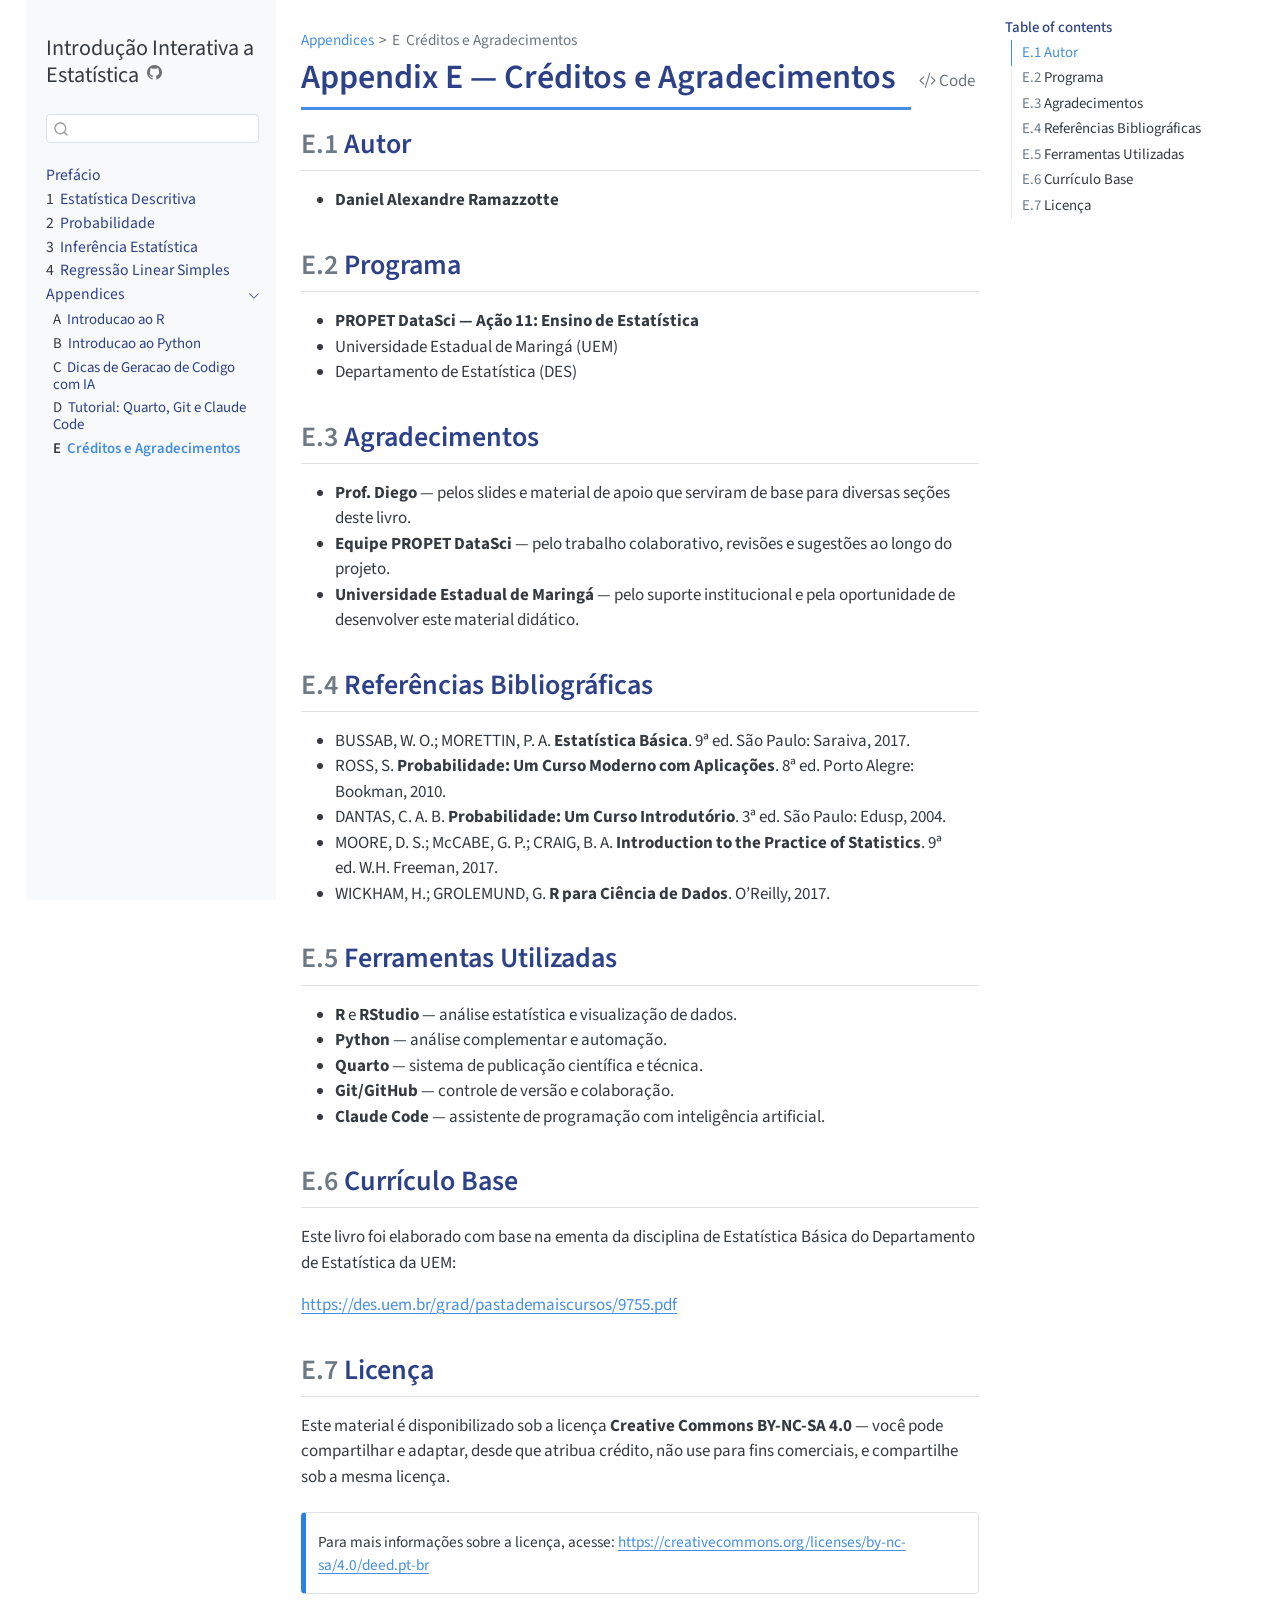
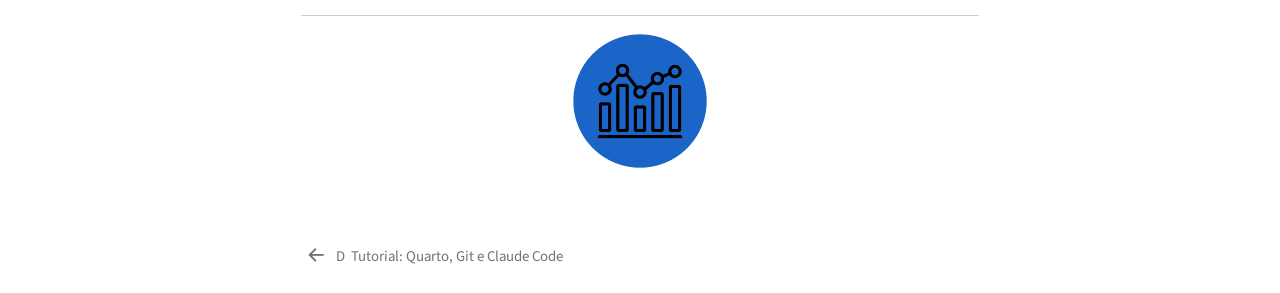
<file: E-creditos.html>
<!DOCTYPE html>
<html xmlns="http://www.w3.org/1999/xhtml" lang="en" xml:lang="en"><head>

<meta charset="utf-8">
<meta name="generator" content="quarto-1.9.35">

<meta name="viewport" content="width=device-width, initial-scale=1.0, user-scalable=yes">


<title>Appendix E — Créditos e Agradecimentos – Introdução Interativa a Estatística</title>
<style>
/* Default styles provided by pandoc.
** See https://pandoc.org/MANUAL.html#variables-for-html for config info.
*/
code{white-space: pre-wrap;}
span.smallcaps{font-variant: small-caps;}
div.columns{display: flex; gap: min(4vw, 1.5em);}
div.column{flex: auto; overflow-x: auto;}
div.hanging-indent{margin-left: 1.5em; text-indent: -1.5em;}
ul.task-list{list-style: none;}
ul.task-list li input[type="checkbox"] {
  width: 0.8em;
  margin: 0 0.8em 0.2em -1em; /* quarto-specific, see https://github.com/quarto-dev/quarto-cli/issues/4556 */ 
  vertical-align: middle;
}
/* CSS for syntax highlighting */
html { -webkit-text-size-adjust: 100%; }
pre > code.sourceCode { white-space: pre; position: relative; }
pre > code.sourceCode > span { display: inline-block; line-height: 1.25; }
pre > code.sourceCode > span:empty { height: 1.2em; }
.sourceCode { overflow: visible; }
code.sourceCode > span { color: inherit; text-decoration: inherit; }
div.sourceCode { margin: 1em 0; }
pre.sourceCode { margin: 0; }
@media screen {
div.sourceCode { overflow: auto; }
}
@media print {
pre > code.sourceCode { white-space: pre-wrap; }
pre > code.sourceCode > span { text-indent: -5em; padding-left: 5em; }
}
pre.numberSource code
  { counter-reset: source-line 0; }
pre.numberSource code > span
  { position: relative; left: -4em; counter-increment: source-line; }
pre.numberSource code > span > a:first-child::before
  { content: counter(source-line);
    position: relative; left: -1em; text-align: right; vertical-align: baseline;
    border: none; display: inline-block;
    -webkit-touch-callout: none; -webkit-user-select: none;
    -khtml-user-select: none; -moz-user-select: none;
    -ms-user-select: none; user-select: none;
    padding: 0 4px; width: 4em;
  }
pre.numberSource { margin-left: 3em;  padding-left: 4px; }
div.sourceCode
  {   }
@media screen {
pre > code.sourceCode > span > a:first-child::before { text-decoration: underline; }
}
</style>


<script src="site_libs/quarto-nav/quarto-nav.js"></script>
<script src="site_libs/quarto-nav/headroom.min.js"></script>
<script src="site_libs/clipboard/clipboard.min.js"></script>
<script src="site_libs/quarto-search/autocomplete.umd.js"></script>
<script src="site_libs/quarto-search/fuse.min.js"></script>
<script src="site_libs/quarto-search/quarto-search.js"></script>
<meta name="quarto:offset" content="./">
<link href="./D-quarto-git-tutorial.html" rel="prev">
<script src="site_libs/quarto-html/quarto.js" type="module"></script>
<script src="site_libs/quarto-html/tabsets/tabsets.js" type="module"></script>
<script src="site_libs/quarto-html/popper.min.js"></script>
<script src="site_libs/quarto-html/tippy.umd.min.js"></script>
<script src="site_libs/quarto-html/anchor.min.js"></script>
<link href="site_libs/quarto-html/tippy.css" rel="stylesheet">
<link href="site_libs/quarto-html/quarto-syntax-highlighting-b3f80ded633a4b03819b857cd65b3e20.css" rel="stylesheet" id="quarto-text-highlighting-styles">
<script src="site_libs/bootstrap/bootstrap.min.js"></script>
<link href="site_libs/bootstrap/bootstrap-icons.css" rel="stylesheet">
<link href="site_libs/bootstrap/bootstrap-1a3689cc98e0e4eddf3991c613569ec9.min.css" rel="stylesheet" append-hash="true" id="quarto-bootstrap" data-mode="light">
<script id="quarto-search-options" type="application/json">{
  "location": "sidebar",
  "copy-button": false,
  "collapse-after": 3,
  "panel-placement": "start",
  "type": "textbox",
  "limit": 50,
  "keyboard-shortcut": [
    "f",
    "/",
    "s"
  ],
  "show-item-context": false,
  "language": {
    "search-no-results-text": "No results",
    "search-matching-documents-text": "matching documents",
    "search-copy-link-title": "Copy link to search",
    "search-hide-matches-text": "Hide additional matches",
    "search-more-match-text": "more match in this document",
    "search-more-matches-text": "more matches in this document",
    "search-clear-button-title": "Clear",
    "search-text-placeholder": "",
    "search-detached-cancel-button-title": "Cancel",
    "search-submit-button-title": "Submit",
    "search-label": "Search"
  }
}</script>


</head>

<body class="nav-sidebar floating quarto-light">

<div id="quarto-search-results"></div>
  <header id="quarto-header" class="headroom fixed-top">
  <nav class="quarto-secondary-nav">
    <div class="container-fluid d-flex">
      <button type="button" class="quarto-btn-toggle btn" data-bs-toggle="collapse" role="button" data-bs-target=".quarto-sidebar-collapse-item" aria-controls="quarto-sidebar" aria-expanded="false" aria-label="Toggle sidebar navigation" onclick="if (window.quartoToggleHeadroom) { window.quartoToggleHeadroom(); }">
        <i class="bi bi-layout-text-sidebar-reverse"></i>
      </button>
        <nav class="quarto-page-breadcrumbs" aria-label="breadcrumb"><ol class="breadcrumb"><li class="breadcrumb-item"><a href="./A-intro-r.html">Appendices</a></li><li class="breadcrumb-item"><a href="./E-creditos.html"><span class="chapter-number">E</span>&nbsp; <span class="chapter-title">Créditos e Agradecimentos</span></a></li></ol></nav>
        <a class="flex-grow-1" role="navigation" data-bs-toggle="collapse" data-bs-target=".quarto-sidebar-collapse-item" aria-controls="quarto-sidebar" aria-expanded="false" aria-label="Toggle sidebar navigation" onclick="if (window.quartoToggleHeadroom) { window.quartoToggleHeadroom(); }">      
        </a>
      <button type="button" class="btn quarto-search-button" aria-label="Search" onclick="window.quartoOpenSearch();">
        <i class="bi bi-search"></i>
      </button>
    </div>
  </nav>
</header>
<!-- content -->
<div id="quarto-content" class="quarto-container page-columns page-rows-contents page-layout-full">
<!-- sidebar -->
  <nav id="quarto-sidebar" class="sidebar collapse collapse-horizontal quarto-sidebar-collapse-item sidebar-navigation floating overflow-auto">
    <div class="pt-lg-2 mt-2 text-left sidebar-header">
    <div class="sidebar-title mb-0 py-0">
      <a href="./">Introdução Interativa a Estatística</a> 
        <div class="sidebar-tools-main">
    <a href="https://github.com/danielramazzotte/Estatistica-Basica" title="Source Code" class="quarto-navigation-tool px-1" aria-label="Source Code"><i class="bi bi-github"></i></a>
</div>
    </div>
      </div>
        <div class="mt-2 flex-shrink-0 align-items-center">
        <div class="sidebar-search">
        <div id="quarto-search" class="" title="Search"></div>
        </div>
        </div>
    <div class="sidebar-menu-container"> 
    <ul class="list-unstyled mt-1">
        <li class="sidebar-item">
  <div class="sidebar-item-container"> 
  <a href="./index.html" class="sidebar-item-text sidebar-link">
 <span class="menu-text">Prefácio</span></a>
  </div>
</li>
        <li class="sidebar-item">
  <div class="sidebar-item-container"> 
  <a href="./01-descritiva.html" class="sidebar-item-text sidebar-link">
 <span class="menu-text"><span class="chapter-number">1</span>&nbsp; <span class="chapter-title">Estatística Descritiva</span></span></a>
  </div>
</li>
        <li class="sidebar-item">
  <div class="sidebar-item-container"> 
  <a href="./02-probabilidade.html" class="sidebar-item-text sidebar-link">
 <span class="menu-text"><span class="chapter-number">2</span>&nbsp; <span class="chapter-title">Probabilidade</span></span></a>
  </div>
</li>
        <li class="sidebar-item">
  <div class="sidebar-item-container"> 
  <a href="./03-inferencia.html" class="sidebar-item-text sidebar-link">
 <span class="menu-text"><span class="chapter-number">3</span>&nbsp; <span class="chapter-title">Inferência Estatística</span></span></a>
  </div>
</li>
        <li class="sidebar-item">
  <div class="sidebar-item-container"> 
  <a href="./04-regressao.html" class="sidebar-item-text sidebar-link">
 <span class="menu-text"><span class="chapter-number">4</span>&nbsp; <span class="chapter-title">Regressão Linear Simples</span></span></a>
  </div>
</li>
        <li class="sidebar-item sidebar-item-section">
      <div class="sidebar-item-container"> 
            <a class="sidebar-item-text sidebar-link text-start" data-bs-toggle="collapse" data-bs-target="#quarto-sidebar-section-1" role="navigation" aria-expanded="true">
 <span class="menu-text">Appendices</span></a>
          <a class="sidebar-item-toggle text-start" data-bs-toggle="collapse" data-bs-target="#quarto-sidebar-section-1" role="navigation" aria-expanded="true" aria-label="Toggle section">
            <i class="bi bi-chevron-right ms-2"></i>
          </a> 
      </div>
      <ul id="quarto-sidebar-section-1" class="collapse list-unstyled sidebar-section depth1 show">  
          <li class="sidebar-item">
  <div class="sidebar-item-container"> 
  <a href="./A-intro-r.html" class="sidebar-item-text sidebar-link">
 <span class="menu-text"><span class="chapter-number">A</span>&nbsp; <span class="chapter-title">Introducao ao R</span></span></a>
  </div>
</li>
          <li class="sidebar-item">
  <div class="sidebar-item-container"> 
  <a href="./B-intro-python.html" class="sidebar-item-text sidebar-link">
 <span class="menu-text"><span class="chapter-number">B</span>&nbsp; <span class="chapter-title">Introducao ao Python</span></span></a>
  </div>
</li>
          <li class="sidebar-item">
  <div class="sidebar-item-container"> 
  <a href="./C-dicas-ia.html" class="sidebar-item-text sidebar-link">
 <span class="menu-text"><span class="chapter-number">C</span>&nbsp; <span class="chapter-title">Dicas de Geracao de Codigo com IA</span></span></a>
  </div>
</li>
          <li class="sidebar-item">
  <div class="sidebar-item-container"> 
  <a href="./D-quarto-git-tutorial.html" class="sidebar-item-text sidebar-link">
 <span class="menu-text"><span class="chapter-number">D</span>&nbsp; <span class="chapter-title">Tutorial: Quarto, Git e Claude Code</span></span></a>
  </div>
</li>
          <li class="sidebar-item">
  <div class="sidebar-item-container"> 
  <a href="./E-creditos.html" class="sidebar-item-text sidebar-link active">
 <span class="menu-text"><span class="chapter-number">E</span>&nbsp; <span class="chapter-title">Créditos e Agradecimentos</span></span></a>
  </div>
</li>
      </ul>
  </li>
    </ul>
    </div>
</nav>
<div id="quarto-sidebar-glass" class="quarto-sidebar-collapse-item" data-bs-toggle="collapse" data-bs-target=".quarto-sidebar-collapse-item"></div>
<!-- margin-sidebar -->
    <div id="quarto-margin-sidebar" class="sidebar margin-sidebar">
        <nav id="TOC" role="doc-toc" class="toc-active">
    <h2 id="toc-title">Table of contents</h2>
   
  <ul>
  <li><a href="#autor" id="toc-autor" class="nav-link active" data-scroll-target="#autor"><span class="header-section-number">E.1</span> Autor</a></li>
  <li><a href="#programa" id="toc-programa" class="nav-link" data-scroll-target="#programa"><span class="header-section-number">E.2</span> Programa</a></li>
  <li><a href="#agradecimentos" id="toc-agradecimentos" class="nav-link" data-scroll-target="#agradecimentos"><span class="header-section-number">E.3</span> Agradecimentos</a></li>
  <li><a href="#referências-bibliográficas" id="toc-referências-bibliográficas" class="nav-link" data-scroll-target="#referências-bibliográficas"><span class="header-section-number">E.4</span> Referências Bibliográficas</a></li>
  <li><a href="#ferramentas-utilizadas" id="toc-ferramentas-utilizadas" class="nav-link" data-scroll-target="#ferramentas-utilizadas"><span class="header-section-number">E.5</span> Ferramentas Utilizadas</a></li>
  <li><a href="#currículo-base" id="toc-currículo-base" class="nav-link" data-scroll-target="#currículo-base"><span class="header-section-number">E.6</span> Currículo Base</a></li>
  <li><a href="#licença" id="toc-licença" class="nav-link" data-scroll-target="#licença"><span class="header-section-number">E.7</span> Licença</a></li>
  </ul>
</nav>
    </div>
<!-- main -->
<main class="content column-body" id="quarto-document-content">

<header id="title-block-header" class="quarto-title-block default"><nav class="quarto-page-breadcrumbs quarto-title-breadcrumbs d-none d-lg-block" aria-label="breadcrumb"><ol class="breadcrumb"><li class="breadcrumb-item"><a href="./A-intro-r.html">Appendices</a></li><li class="breadcrumb-item"><a href="./E-creditos.html"><span class="chapter-number">E</span>&nbsp; <span class="chapter-title">Créditos e Agradecimentos</span></a></li></ol></nav>
<div class="quarto-title">
<div class="quarto-title-block"><div><h1 class="title"><span id="creditos" class="quarto-section-identifier">Appendix E — Créditos e Agradecimentos</span></h1><button type="button" class="btn code-tools-button" id="quarto-code-tools-source"><i class="bi"></i> Code</button></div></div>
</div>



<div class="quarto-title-meta column-body">

    
  
    
  </div>
  


</header>


<section id="autor" class="level2" data-number="E.1">
<h2 data-number="E.1" class="anchored" data-anchor-id="autor"><span class="header-section-number">E.1</span> Autor</h2>
<ul>
<li><strong>Daniel Alexandre Ramazzotte</strong></li>
</ul>
</section>
<section id="programa" class="level2" data-number="E.2">
<h2 data-number="E.2" class="anchored" data-anchor-id="programa"><span class="header-section-number">E.2</span> Programa</h2>
<ul>
<li><strong>PROPET DataSci — Ação 11: Ensino de Estatística</strong></li>
<li>Universidade Estadual de Maringá (UEM)</li>
<li>Departamento de Estatística (DES)</li>
</ul>
</section>
<section id="agradecimentos" class="level2" data-number="E.3">
<h2 data-number="E.3" class="anchored" data-anchor-id="agradecimentos"><span class="header-section-number">E.3</span> Agradecimentos</h2>
<ul>
<li><strong>Prof.&nbsp;Diego</strong> — pelos slides e material de apoio que serviram de base para diversas seções deste livro.</li>
<li><strong>Equipe PROPET DataSci</strong> — pelo trabalho colaborativo, revisões e sugestões ao longo do projeto.</li>
<li><strong>Universidade Estadual de Maringá</strong> — pelo suporte institucional e pela oportunidade de desenvolver este material didático.</li>
</ul>
</section>
<section id="referências-bibliográficas" class="level2" data-number="E.4">
<h2 data-number="E.4" class="anchored" data-anchor-id="referências-bibliográficas"><span class="header-section-number">E.4</span> Referências Bibliográficas</h2>
<ul>
<li>BUSSAB, W. O.; MORETTIN, P. A. <strong>Estatística Básica</strong>. 9ª ed.&nbsp;São Paulo: Saraiva, 2017.</li>
<li>ROSS, S. <strong>Probabilidade: Um Curso Moderno com Aplicações</strong>. 8ª ed.&nbsp;Porto Alegre: Bookman, 2010.</li>
<li>DANTAS, C. A. B. <strong>Probabilidade: Um Curso Introdutório</strong>. 3ª ed.&nbsp;São Paulo: Edusp, 2004.</li>
<li>MOORE, D. S.; McCABE, G. P.; CRAIG, B. A. <strong>Introduction to the Practice of Statistics</strong>. 9ª ed.&nbsp;W.H. Freeman, 2017.</li>
<li>WICKHAM, H.; GROLEMUND, G. <strong>R para Ciência de Dados</strong>. O’Reilly, 2017.</li>
</ul>
</section>
<section id="ferramentas-utilizadas" class="level2" data-number="E.5">
<h2 data-number="E.5" class="anchored" data-anchor-id="ferramentas-utilizadas"><span class="header-section-number">E.5</span> Ferramentas Utilizadas</h2>
<ul>
<li><strong>R</strong> e <strong>RStudio</strong> — análise estatística e visualização de dados.</li>
<li><strong>Python</strong> — análise complementar e automação.</li>
<li><strong>Quarto</strong> — sistema de publicação científica e técnica.</li>
<li><strong>Git/GitHub</strong> — controle de versão e colaboração.</li>
<li><strong>Claude Code</strong> — assistente de programação com inteligência artificial.</li>
</ul>
</section>
<section id="currículo-base" class="level2" data-number="E.6">
<h2 data-number="E.6" class="anchored" data-anchor-id="currículo-base"><span class="header-section-number">E.6</span> Currículo Base</h2>
<p>Este livro foi elaborado com base na ementa da disciplina de Estatística Básica do Departamento de Estatística da UEM:</p>
<p><a href="https://des.uem.br/grad/pastademaiscursos/9755.pdf" class="uri">https://des.uem.br/grad/pastademaiscursos/9755.pdf</a></p>
</section>
<section id="licença" class="level2" data-number="E.7">
<h2 data-number="E.7" class="anchored" data-anchor-id="licença"><span class="header-section-number">E.7</span> Licença</h2>
<p>Este material é disponibilizado sob a licença <strong>Creative Commons BY-NC-SA 4.0</strong> — você pode compartilhar e adaptar, desde que atribua crédito, não use para fins comerciais, e compartilhe sob a mesma licença.</p>
<div class="callout callout-style-simple callout-note no-icon">
<div class="callout-body d-flex">
<div class="callout-icon-container">
<i class="callout-icon no-icon"></i>
</div>
<div class="callout-body-container">
<p>Para mais informações sobre a licença, acesse: <a href="https://creativecommons.org/licenses/by-nc-sa/4.0/deed.pt-br" class="uri">https://creativecommons.org/licenses/by-nc-sa/4.0/deed.pt-br</a></p>
</div>
</div>
</div>
<hr>
<div class="text-center">
<div class="quarto-figure quarto-figure-center">
<figure class="figure">
<p><img src="imagens/logo-acao-11.png" class="img-fluid quarto-figure quarto-figure-center figure-img" style="width:20.0%"></p>
</figure>
</div>
</div>


<!-- -->

</section>

</main> <!-- /main -->
<script id="quarto-html-after-body" type="application/javascript">
  window.document.addEventListener("DOMContentLoaded", function (event) {
    const icon = "";
    const anchorJS = new window.AnchorJS();
    anchorJS.options = {
      placement: 'right',
      icon: icon
    };
    anchorJS.add('.anchored');
    const isCodeAnnotation = (el) => {
      for (const clz of el.classList) {
        if (clz.startsWith('code-annotation-')) {                     
          return true;
        }
      }
      return false;
    }
    const onCopySuccess = function(e) {
      // button target
      const button = e.trigger;
      // don't keep focus
      button.blur();
      // flash "checked"
      button.classList.add('code-copy-button-checked');
      var currentTitle = button.getAttribute("title");
      button.setAttribute("title", "Copied!");
      let tooltip;
      if (window.bootstrap) {
        button.setAttribute("data-bs-toggle", "tooltip");
        button.setAttribute("data-bs-placement", "left");
        button.setAttribute("data-bs-title", "Copied!");
        tooltip = new bootstrap.Tooltip(button, 
          { trigger: "manual", 
            customClass: "code-copy-button-tooltip",
            offset: [0, -8]});
        tooltip.show();    
      }
      setTimeout(function() {
        if (tooltip) {
          tooltip.hide();
          button.removeAttribute("data-bs-title");
          button.removeAttribute("data-bs-toggle");
          button.removeAttribute("data-bs-placement");
        }
        button.setAttribute("title", currentTitle);
        button.classList.remove('code-copy-button-checked');
      }, 1000);
      // clear code selection
      e.clearSelection();
    }
    const getTextToCopy = function(trigger) {
      const outerScaffold = trigger.parentElement.cloneNode(true);
      const codeEl = outerScaffold.querySelector('code');
      for (const childEl of codeEl.children) {
        if (isCodeAnnotation(childEl)) {
          childEl.remove();
        }
      }
      return codeEl.innerText;
    }
    const clipboard = new window.ClipboardJS('.code-copy-button:not([data-in-quarto-modal])', {
      text: getTextToCopy
    });
    clipboard.on('success', onCopySuccess);
    if (window.document.getElementById('quarto-embedded-source-code-modal')) {
      const clipboardModal = new window.ClipboardJS('.code-copy-button[data-in-quarto-modal]', {
        text: getTextToCopy,
        container: window.document.getElementById('quarto-embedded-source-code-modal')
      });
      clipboardModal.on('success', onCopySuccess);
    }
    const viewSource = window.document.getElementById('quarto-view-source') ||
                       window.document.getElementById('quarto-code-tools-source');
    if (viewSource) {
      const sourceUrl = viewSource.getAttribute("data-quarto-source-url");
      viewSource.addEventListener("click", function(e) {
        if (sourceUrl) {
          // rstudio viewer pane
          if (/\bcapabilities=\b/.test(window.location)) {
            window.open(sourceUrl);
          } else {
            window.location.href = sourceUrl;
          }
        } else {
          const modal = new bootstrap.Modal(document.getElementById('quarto-embedded-source-code-modal'));
          modal.show();
        }
        return false;
      });
    }
    function toggleCodeHandler(show) {
      return function(e) {
        const detailsSrc = window.document.querySelectorAll(".cell > details > .sourceCode");
        for (let i=0; i<detailsSrc.length; i++) {
          const details = detailsSrc[i].parentElement;
          if (show) {
            details.open = true;
          } else {
            details.removeAttribute("open");
          }
        }
        const cellCodeDivs = window.document.querySelectorAll(".cell > .sourceCode");
        const fromCls = show ? "hidden" : "unhidden";
        const toCls = show ? "unhidden" : "hidden";
        for (let i=0; i<cellCodeDivs.length; i++) {
          const codeDiv = cellCodeDivs[i];
          if (codeDiv.classList.contains(fromCls)) {
            codeDiv.classList.remove(fromCls);
            codeDiv.classList.add(toCls);
          } 
        }
        return false;
      }
    }
    const hideAllCode = window.document.getElementById("quarto-hide-all-code");
    if (hideAllCode) {
      hideAllCode.addEventListener("click", toggleCodeHandler(false));
    }
    const showAllCode = window.document.getElementById("quarto-show-all-code");
    if (showAllCode) {
      showAllCode.addEventListener("click", toggleCodeHandler(true));
    }
      var localhostRegex = new RegExp(/^(?:http|https):\/\/localhost\:?[0-9]*\//);
      var mailtoRegex = new RegExp(/^mailto:/);
        var filterRegex = new RegExp('/' + window.location.host + '/');
      var isInternal = (href) => {
          return filterRegex.test(href) || localhostRegex.test(href) || mailtoRegex.test(href);
      }
      // Inspect non-navigation links and adorn them if external
     var links = window.document.querySelectorAll('a[href]:not(.nav-link):not(.navbar-brand):not(.toc-action):not(.sidebar-link):not(.sidebar-item-toggle):not(.pagination-link):not(.no-external):not([aria-hidden]):not(.dropdown-item):not(.quarto-navigation-tool):not(.about-link)');
      for (var i=0; i<links.length; i++) {
        const link = links[i];
        if (!isInternal(link.href)) {
          // undo the damage that might have been done by quarto-nav.js in the case of
          // links that we want to consider external
          if (link.dataset.originalHref !== undefined) {
            link.href = link.dataset.originalHref;
          }
        }
      }
    function tippyHover(el, contentFn, onTriggerFn, onUntriggerFn) {
      const config = {
        allowHTML: true,
        maxWidth: 500,
        delay: 100,
        arrow: false,
        appendTo: function(el) {
            return el.parentElement;
        },
        interactive: true,
        interactiveBorder: 10,
        theme: 'quarto',
        placement: 'bottom-start',
      };
      if (contentFn) {
        config.content = contentFn;
      }
      if (onTriggerFn) {
        config.onTrigger = onTriggerFn;
      }
      if (onUntriggerFn) {
        config.onUntrigger = onUntriggerFn;
      }
      window.tippy(el, config); 
    }
    const noterefs = window.document.querySelectorAll('a[role="doc-noteref"]');
    for (var i=0; i<noterefs.length; i++) {
      const ref = noterefs[i];
      tippyHover(ref, function() {
        // use id or data attribute instead here
        let href = ref.getAttribute('data-footnote-href') || ref.getAttribute('href');
        try { href = new URL(href).hash; } catch {}
        const id = href.replace(/^#\/?/, "");
        const note = window.document.getElementById(id);
        if (note) {
          return note.innerHTML;
        } else {
          return "";
        }
      });
    }
    const xrefs = window.document.querySelectorAll('a.quarto-xref');
    const processXRef = (id, note) => {
      // Strip column container classes
      const stripColumnClz = (el) => {
        el.classList.remove("page-full", "page-columns");
        if (el.children) {
          for (const child of el.children) {
            stripColumnClz(child);
          }
        }
      }
      stripColumnClz(note)
      if (id === null || id.startsWith('sec-')) {
        // Special case sections, only their first couple elements
        const container = document.createElement("div");
        if (note.children && note.children.length > 2) {
          container.appendChild(note.children[0].cloneNode(true));
          for (let i = 1; i < note.children.length; i++) {
            const child = note.children[i];
            if (child.tagName === "P" && child.innerText === "") {
              continue;
            } else {
              container.appendChild(child.cloneNode(true));
              break;
            }
          }
          if (window.Quarto?.typesetMath) {
            window.Quarto.typesetMath(container);
          }
          return container.innerHTML
        } else {
          if (window.Quarto?.typesetMath) {
            window.Quarto.typesetMath(note);
          }
          return note.innerHTML;
        }
      } else {
        // Remove any anchor links if they are present
        const anchorLink = note.querySelector('a.anchorjs-link');
        if (anchorLink) {
          anchorLink.remove();
        }
        if (window.Quarto?.typesetMath) {
          window.Quarto.typesetMath(note);
        }
        if (note.classList.contains("callout")) {
          return note.outerHTML;
        } else {
          return note.innerHTML;
        }
      }
    }
    for (var i=0; i<xrefs.length; i++) {
      const xref = xrefs[i];
      tippyHover(xref, undefined, function(instance) {
        instance.disable();
        let url = xref.getAttribute('href');
        let hash = undefined; 
        if (url.startsWith('#')) {
          hash = url;
        } else {
          try { hash = new URL(url).hash; } catch {}
        }
        if (hash) {
          const id = hash.replace(/^#\/?/, "");
          const note = window.document.getElementById(id);
          if (note !== null) {
            try {
              const html = processXRef(id, note.cloneNode(true));
              instance.setContent(html);
            } finally {
              instance.enable();
              instance.show();
            }
          } else {
            // See if we can fetch this
            fetch(url.split('#')[0])
            .then(res => res.text())
            .then(html => {
              const parser = new DOMParser();
              const htmlDoc = parser.parseFromString(html, "text/html");
              const note = htmlDoc.getElementById(id);
              if (note !== null) {
                const html = processXRef(id, note);
                instance.setContent(html);
              } 
            }).finally(() => {
              instance.enable();
              instance.show();
            });
          }
        } else {
          // See if we can fetch a full url (with no hash to target)
          // This is a special case and we should probably do some content thinning / targeting
          fetch(url)
          .then(res => res.text())
          .then(html => {
            const parser = new DOMParser();
            const htmlDoc = parser.parseFromString(html, "text/html");
            const note = htmlDoc.querySelector('main.content');
            if (note !== null) {
              // This should only happen for chapter cross references
              // (since there is no id in the URL)
              // remove the first header
              if (note.children.length > 0 && note.children[0].tagName === "HEADER") {
                note.children[0].remove();
              }
              const html = processXRef(null, note);
              instance.setContent(html);
            } 
          }).finally(() => {
            instance.enable();
            instance.show();
          });
        }
      }, function(instance) {
      });
    }
        let selectedAnnoteEl;
        const selectorForAnnotation = ( cell, annotation) => {
          let cellAttr = 'data-code-cell="' + cell + '"';
          let lineAttr = 'data-code-annotation="' +  annotation + '"';
          const selector = 'span[' + cellAttr + '][' + lineAttr + ']';
          return selector;
        }
        const selectCodeLines = (annoteEl) => {
          const doc = window.document;
          const targetCell = annoteEl.getAttribute("data-target-cell");
          const targetAnnotation = annoteEl.getAttribute("data-target-annotation");
          const annoteSpan = window.document.querySelector(selectorForAnnotation(targetCell, targetAnnotation));
          const lines = annoteSpan.getAttribute("data-code-lines").split(",");
          const lineIds = lines.map((line) => {
            return targetCell + "-" + line;
          })
          let top = null;
          let height = null;
          let parent = null;
          if (lineIds.length > 0) {
              //compute the position of the single el (top and bottom and make a div)
              const el = window.document.getElementById(lineIds[0]);
              top = el.offsetTop;
              height = el.offsetHeight;
              parent = el.parentElement.parentElement;
            if (lineIds.length > 1) {
              const lastEl = window.document.getElementById(lineIds[lineIds.length - 1]);
              const bottom = lastEl.offsetTop + lastEl.offsetHeight;
              height = bottom - top;
            }
            if (top !== null && height !== null && parent !== null) {
              // cook up a div (if necessary) and position it 
              let div = window.document.getElementById("code-annotation-line-highlight");
              if (div === null) {
                div = window.document.createElement("div");
                div.setAttribute("id", "code-annotation-line-highlight");
                div.style.position = 'absolute';
                parent.appendChild(div);
              }
              div.style.top = top - 2 + "px";
              div.style.height = height + 4 + "px";
              div.style.left = 0;
              let gutterDiv = window.document.getElementById("code-annotation-line-highlight-gutter");
              if (gutterDiv === null) {
                gutterDiv = window.document.createElement("div");
                gutterDiv.setAttribute("id", "code-annotation-line-highlight-gutter");
                gutterDiv.style.position = 'absolute';
                const codeCell = window.document.getElementById(targetCell);
                const gutter = codeCell.querySelector('.code-annotation-gutter');
                gutter.appendChild(gutterDiv);
              }
              gutterDiv.style.top = top - 2 + "px";
              gutterDiv.style.height = height + 4 + "px";
            }
            selectedAnnoteEl = annoteEl;
          }
        };
        const unselectCodeLines = () => {
          const elementsIds = ["code-annotation-line-highlight", "code-annotation-line-highlight-gutter"];
          elementsIds.forEach((elId) => {
            const div = window.document.getElementById(elId);
            if (div) {
              div.remove();
            }
          });
          selectedAnnoteEl = undefined;
        };
          // Handle positioning of the toggle
      window.addEventListener(
        "resize",
        throttle(() => {
          elRect = undefined;
          if (selectedAnnoteEl) {
            selectCodeLines(selectedAnnoteEl);
          }
        }, 10)
      );
      function throttle(fn, ms) {
      let throttle = false;
      let timer;
        return (...args) => {
          if(!throttle) { // first call gets through
              fn.apply(this, args);
              throttle = true;
          } else { // all the others get throttled
              if(timer) clearTimeout(timer); // cancel #2
              timer = setTimeout(() => {
                fn.apply(this, args);
                timer = throttle = false;
              }, ms);
          }
        };
      }
        // Attach click handler to the DT
        const annoteDls = window.document.querySelectorAll('dt[data-target-cell]');
        for (const annoteDlNode of annoteDls) {
          annoteDlNode.addEventListener('click', (event) => {
            const clickedEl = event.target;
            if (clickedEl !== selectedAnnoteEl) {
              unselectCodeLines();
              const activeEl = window.document.querySelector('dt[data-target-cell].code-annotation-active');
              if (activeEl) {
                activeEl.classList.remove('code-annotation-active');
              }
              selectCodeLines(clickedEl);
              clickedEl.classList.add('code-annotation-active');
            } else {
              // Unselect the line
              unselectCodeLines();
              clickedEl.classList.remove('code-annotation-active');
            }
          });
        }
    const findCites = (el) => {
      const parentEl = el.parentElement;
      if (parentEl) {
        const cites = parentEl.dataset.cites;
        if (cites) {
          return {
            el,
            cites: cites.split(' ')
          };
        } else {
          return findCites(el.parentElement)
        }
      } else {
        return undefined;
      }
    };
    var bibliorefs = window.document.querySelectorAll('a[role="doc-biblioref"]');
    for (var i=0; i<bibliorefs.length; i++) {
      const ref = bibliorefs[i];
      const citeInfo = findCites(ref);
      if (citeInfo) {
        tippyHover(citeInfo.el, function() {
          var popup = window.document.createElement('div');
          citeInfo.cites.forEach(function(cite) {
            var citeDiv = window.document.createElement('div');
            citeDiv.classList.add('hanging-indent');
            citeDiv.classList.add('csl-entry');
            var biblioDiv = window.document.getElementById('ref-' + cite);
            if (biblioDiv) {
              citeDiv.innerHTML = biblioDiv.innerHTML;
            }
            popup.appendChild(citeDiv);
          });
          return popup.innerHTML;
        });
      }
    }
  });
  </script>
<nav class="page-navigation column-body">
  <div class="nav-page nav-page-previous">
      <a href="./D-quarto-git-tutorial.html" class="pagination-link" aria-label="Tutorial: Quarto, Git e Claude Code">
        <i class="bi bi-arrow-left-short"></i> <span class="nav-page-text"><span class="chapter-number">D</span>&nbsp; <span class="chapter-title">Tutorial: Quarto, Git e Claude Code</span></span>
      </a>          
  </div>
  <div class="nav-page nav-page-next">
  </div>
</nav><div class="modal fade" id="quarto-embedded-source-code-modal" tabindex="-1" aria-labelledby="quarto-embedded-source-code-modal-label" aria-hidden="true"><div class="modal-dialog modal-dialog-scrollable"><div class="modal-content"><div class="modal-header"><h5 class="modal-title" id="quarto-embedded-source-code-modal-label">Source Code</h5><button class="btn-close" data-bs-dismiss="modal"></button></div><div class="modal-body"><div class="">
<div class="code-copy-outer-scaffold"><div class="sourceCode" id="cb1" data-shortcodes="false"><pre class="sourceCode numberSource markdown number-lines code-with-copy"><code class="sourceCode markdown"><span id="cb1-1"><a href="#cb1-1"></a><span class="fu"># Créditos e Agradecimentos {#creditos}</span></span>
<span id="cb1-2"><a href="#cb1-2"></a></span>
<span id="cb1-3"><a href="#cb1-3"></a><span class="fu">## Autor</span></span>
<span id="cb1-4"><a href="#cb1-4"></a></span>
<span id="cb1-5"><a href="#cb1-5"></a><span class="ss">- </span>**Daniel Alexandre Ramazzotte**</span>
<span id="cb1-6"><a href="#cb1-6"></a></span>
<span id="cb1-7"><a href="#cb1-7"></a><span class="fu">## Programa</span></span>
<span id="cb1-8"><a href="#cb1-8"></a></span>
<span id="cb1-9"><a href="#cb1-9"></a><span class="ss">- </span>**PROPET DataSci — Ação 11: Ensino de Estatística**</span>
<span id="cb1-10"><a href="#cb1-10"></a><span class="ss">- </span>Universidade Estadual de Maringá (UEM)</span>
<span id="cb1-11"><a href="#cb1-11"></a><span class="ss">- </span>Departamento de Estatística (DES)</span>
<span id="cb1-12"><a href="#cb1-12"></a></span>
<span id="cb1-13"><a href="#cb1-13"></a><span class="fu">## Agradecimentos</span></span>
<span id="cb1-14"><a href="#cb1-14"></a></span>
<span id="cb1-15"><a href="#cb1-15"></a><span class="ss">- </span>**Prof. Diego** — pelos slides e material de apoio que serviram de base para diversas seções deste livro.</span>
<span id="cb1-16"><a href="#cb1-16"></a><span class="ss">- </span>**Equipe PROPET DataSci** — pelo trabalho colaborativo, revisões e sugestões ao longo do projeto.</span>
<span id="cb1-17"><a href="#cb1-17"></a><span class="ss">- </span>**Universidade Estadual de Maringá** — pelo suporte institucional e pela oportunidade de desenvolver este material didático.</span>
<span id="cb1-18"><a href="#cb1-18"></a></span>
<span id="cb1-19"><a href="#cb1-19"></a><span class="fu">## Referências Bibliográficas</span></span>
<span id="cb1-20"><a href="#cb1-20"></a></span>
<span id="cb1-21"><a href="#cb1-21"></a><span class="ss">- </span>BUSSAB, W. O.; MORETTIN, P. A. **Estatística Básica**. 9ª ed. São Paulo: Saraiva, 2017.</span>
<span id="cb1-22"><a href="#cb1-22"></a><span class="ss">- </span>ROSS, S. **Probabilidade: Um Curso Moderno com Aplicações**. 8ª ed. Porto Alegre: Bookman, 2010.</span>
<span id="cb1-23"><a href="#cb1-23"></a><span class="ss">- </span>DANTAS, C. A. B. **Probabilidade: Um Curso Introdutório**. 3ª ed. São Paulo: Edusp, 2004.</span>
<span id="cb1-24"><a href="#cb1-24"></a><span class="ss">- </span>MOORE, D. S.; McCABE, G. P.; CRAIG, B. A. **Introduction to the Practice of Statistics**. 9ª ed. W.H. Freeman, 2017.</span>
<span id="cb1-25"><a href="#cb1-25"></a><span class="ss">- </span>WICKHAM, H.; GROLEMUND, G. **R para Ciência de Dados**. O'Reilly, 2017.</span>
<span id="cb1-26"><a href="#cb1-26"></a></span>
<span id="cb1-27"><a href="#cb1-27"></a><span class="fu">## Ferramentas Utilizadas</span></span>
<span id="cb1-28"><a href="#cb1-28"></a></span>
<span id="cb1-29"><a href="#cb1-29"></a><span class="ss">- </span>**R** e **RStudio** — análise estatística e visualização de dados.</span>
<span id="cb1-30"><a href="#cb1-30"></a><span class="ss">- </span>**Python** — análise complementar e automação.</span>
<span id="cb1-31"><a href="#cb1-31"></a><span class="ss">- </span>**Quarto** — sistema de publicação científica e técnica.</span>
<span id="cb1-32"><a href="#cb1-32"></a><span class="ss">- </span>**Git/GitHub** — controle de versão e colaboração.</span>
<span id="cb1-33"><a href="#cb1-33"></a><span class="ss">- </span>**Claude Code** — assistente de programação com inteligência artificial.</span>
<span id="cb1-34"><a href="#cb1-34"></a></span>
<span id="cb1-35"><a href="#cb1-35"></a><span class="fu">## Currículo Base</span></span>
<span id="cb1-36"><a href="#cb1-36"></a></span>
<span id="cb1-37"><a href="#cb1-37"></a>Este livro foi elaborado com base na ementa da disciplina de Estatística Básica do Departamento de Estatística da UEM:</span>
<span id="cb1-38"><a href="#cb1-38"></a></span>
<span id="cb1-39"><a href="#cb1-39"></a><span class="ot">&lt;https://des.uem.br/grad/pastademaiscursos/9755.pdf&gt;</span></span>
<span id="cb1-40"><a href="#cb1-40"></a></span>
<span id="cb1-41"><a href="#cb1-41"></a><span class="fu">## Licença</span></span>
<span id="cb1-42"><a href="#cb1-42"></a></span>
<span id="cb1-43"><a href="#cb1-43"></a>Este material é disponibilizado sob a licença **Creative Commons BY-NC-SA 4.0** — você pode compartilhar e adaptar, desde que atribua crédito, não use para fins comerciais, e compartilhe sob a mesma licença.</span>
<span id="cb1-44"><a href="#cb1-44"></a></span>
<span id="cb1-45"><a href="#cb1-45"></a>::: {.callout-note appearance="minimal"}</span>
<span id="cb1-46"><a href="#cb1-46"></a>Para mais informações sobre a licença, acesse: <span class="ot">&lt;https://creativecommons.org/licenses/by-nc-sa/4.0/deed.pt-br&gt;</span></span>
<span id="cb1-47"><a href="#cb1-47"></a>:::</span>
<span id="cb1-48"><a href="#cb1-48"></a></span>
<span id="cb1-49"><a href="#cb1-49"></a>---</span>
<span id="cb1-50"><a href="#cb1-50"></a></span>
<span id="cb1-51"><a href="#cb1-51"></a>::: {.text-center}</span>
<span id="cb1-52"><a href="#cb1-52"></a><span class="al">![](imagens/logo-acao-11.png)</span>{fig-align="center" width="20%"}</span>
<span id="cb1-53"><a href="#cb1-53"></a>:::</span></code></pre></div><button title="Copy to Clipboard" class="code-copy-button" data-in-quarto-modal=""><i class="bi"></i></button></div>
</div></div></div></div></div>
</div> <!-- /content -->




</body></html>
</file>
<file: site_libs/quarto-html/tippy.css>
.tippy-box[data-animation=fade][data-state=hidden]{opacity:0}[data-tippy-root]{max-width:calc(100vw - 10px)}.tippy-box{position:relative;background-color:#333;color:#fff;border-radius:4px;font-size:14px;line-height:1.4;white-space:normal;outline:0;transition-property:transform,visibility,opacity}.tippy-box[data-placement^=top]>.tippy-arrow{bottom:0}.tippy-box[data-placement^=top]>.tippy-arrow:before{bottom:-7px;left:0;border-width:8px 8px 0;border-top-color:initial;transform-origin:center top}.tippy-box[data-placement^=bottom]>.tippy-arrow{top:0}.tippy-box[data-placement^=bottom]>.tippy-arrow:before{top:-7px;left:0;border-width:0 8px 8px;border-bottom-color:initial;transform-origin:center bottom}.tippy-box[data-placement^=left]>.tippy-arrow{right:0}.tippy-box[data-placement^=left]>.tippy-arrow:before{border-width:8px 0 8px 8px;border-left-color:initial;right:-7px;transform-origin:center left}.tippy-box[data-placement^=right]>.tippy-arrow{left:0}.tippy-box[data-placement^=right]>.tippy-arrow:before{left:-7px;border-width:8px 8px 8px 0;border-right-color:initial;transform-origin:center right}.tippy-box[data-inertia][data-state=visible]{transition-timing-function:cubic-bezier(.54,1.5,.38,1.11)}.tippy-arrow{width:16px;height:16px;color:#333}.tippy-arrow:before{content:"";position:absolute;border-color:transparent;border-style:solid}.tippy-content{position:relative;padding:5px 9px;z-index:1}
</file>
<file: site_libs/quarto-html/quarto-syntax-highlighting-9947f5b9f8ad485744e1687ece241fbc.css>
/* quarto syntax highlight colors */
:root {
  --quarto-hl-al-color: #ff0000;
  --quarto-hl-an-color: #60a0b0;
  --quarto-hl-at-color: #7d9029;
  --quarto-hl-bn-color: #40a070;
  --quarto-hl-bu-color: #008000;
  --quarto-hl-ch-color: #4070a0;
  --quarto-hl-co-color: #60a0b0;
  --quarto-hl-cv-color: #60a0b0;
  --quarto-hl-cn-color: #880000;
  --quarto-hl-cf-color: #007020;
  --quarto-hl-dt-color: #902000;
  --quarto-hl-dv-color: #40a070;
  --quarto-hl-do-color: #ba2121;
  --quarto-hl-er-color: #ff0000;
  --quarto-hl-ex-color: inherit;
  --quarto-hl-fl-color: #40a070;
  --quarto-hl-fu-color: #06287e;
  --quarto-hl-im-color: #008000;
  --quarto-hl-in-color: #60a0b0;
  --quarto-hl-kw-color: #007020;
  --quarto-hl-op-color: #666666;
  --quarto-hl-ot-color: #007020;
  --quarto-hl-pp-color: #bc7a00;
  --quarto-hl-sc-color: #4070a0;
  --quarto-hl-ss-color: #bb6688;
  --quarto-hl-st-color: #4070a0;
  --quarto-hl-va-color: #19177c;
  --quarto-hl-vs-color: #4070a0;
  --quarto-hl-wa-color: #60a0b0;
}

/* other quarto variables */
:root {
  --quarto-font-monospace: "Fira Code", "Source Code Pro", Consolas, monospace;
}

/* syntax highlight based on Pandoc's rules */
/* Alert */
code span.al {
  color: #ff0000;
  font-weight: bold;
  font-style: inherit;
}

/* Annotation */
code span.an {
  color: #60a0b0;
  font-weight: bold;
  font-style: italic;
}

/* Attribute */
code span.at {
  color: #7d9029;
  font-style: inherit;
}

/* BaseN */
code span.bn {
  color: #40a070;
  font-style: inherit;
}

/* BuiltIn */
code span.bu {
  color: #008000;
  font-style: inherit;
}

/* ControlFlow */
code span.cf {
  color: #007020;
  font-weight: bold;
  font-style: inherit;
}

/* Char */
code span.ch {
  color: #4070a0;
  font-style: inherit;
}

/* Constant */
code span.cn {
  color: #880000;
  font-style: inherit;
}

/* Comment */
code span.co {
  color: #60a0b0;
  font-style: italic;
}

/* CommentVar */
code span.cv {
  color: #60a0b0;
  font-weight: bold;
  font-style: italic;
}

/* Documentation */
code span.do {
  color: #ba2121;
  font-style: italic;
}

/* DataType */
code span.dt {
  color: #902000;
  font-style: inherit;
}

/* DecVal */
code span.dv {
  color: #40a070;
  font-style: inherit;
}

/* Error */
code span.er {
  color: #ff0000;
  font-weight: bold;
  font-style: inherit;
}

/* Extension */
code span.ex {
  font-style: inherit;
}

/* Float */
code span.fl {
  color: #40a070;
  font-style: inherit;
}

/* Function */
code span.fu {
  color: #06287e;
  font-style: inherit;
}

/* Import */
code span.im {
  color: #008000;
  font-weight: bold;
  font-style: inherit;
}

/* Information */
code span.in {
  color: #60a0b0;
  font-weight: bold;
  font-style: italic;
}

/* Keyword */
code span.kw {
  color: #007020;
  font-weight: bold;
  font-style: inherit;
}

/* Operator */
code span.op {
  color: #666666;
  font-style: inherit;
}

/* Other */
code span.ot {
  color: #007020;
  font-style: inherit;
}

/* Preprocessor */
code span.pp {
  color: #bc7a00;
  font-style: inherit;
}

/* SpecialChar */
code span.sc {
  color: #4070a0;
  font-style: inherit;
}

/* SpecialString */
code span.ss {
  color: #bb6688;
  font-style: inherit;
}

/* String */
code span.st {
  color: #4070a0;
  font-style: inherit;
}

/* Variable */
code span.va {
  color: #19177c;
  font-style: inherit;
}

/* VerbatimString */
code span.vs {
  color: #4070a0;
  font-style: inherit;
}

/* Warning */
code span.wa {
  color: #60a0b0;
  font-weight: bold;
  font-style: italic;
}

.prevent-inlining {
  content: "</";
}

/*# sourceMappingURL=b541618cd620c12d77066a3e84218bf5.css.map */
</file>
<file: site_libs/quarto-html/quarto-syntax-highlighting-b3f80ded633a4b03819b857cd65b3e20.css>
/* quarto syntax highlight colors */
:root {
  --quarto-hl-al-color: #ff0000;
  --quarto-hl-an-color: #60a0b0;
  --quarto-hl-at-color: #7d9029;
  --quarto-hl-bn-color: #40a070;
  --quarto-hl-bu-color: #008000;
  --quarto-hl-ch-color: #4070a0;
  --quarto-hl-co-color: #60a0b0;
  --quarto-hl-cv-color: #60a0b0;
  --quarto-hl-cn-color: #880000;
  --quarto-hl-cf-color: #007020;
  --quarto-hl-dt-color: #902000;
  --quarto-hl-dv-color: #40a070;
  --quarto-hl-do-color: #ba2121;
  --quarto-hl-er-color: #ff0000;
  --quarto-hl-ex-color: inherit;
  --quarto-hl-fl-color: #40a070;
  --quarto-hl-fu-color: #06287e;
  --quarto-hl-im-color: #008000;
  --quarto-hl-in-color: #60a0b0;
  --quarto-hl-kw-color: #007020;
  --quarto-hl-op-color: #666666;
  --quarto-hl-ot-color: #007020;
  --quarto-hl-pp-color: #bc7a00;
  --quarto-hl-sc-color: #4070a0;
  --quarto-hl-ss-color: #bb6688;
  --quarto-hl-st-color: #4070a0;
  --quarto-hl-va-color: #19177c;
  --quarto-hl-vs-color: #4070a0;
  --quarto-hl-wa-color: #60a0b0;
}

/* other quarto variables */
:root {
  --quarto-font-monospace: "Fira Code", "Source Code Pro", Consolas, monospace;
}

/* syntax highlight based on Pandoc's rules */
/* Alert */
code span.al {
  color: #ff0000;
  font-weight: bold;
  font-style: inherit;
}

/* Annotation */
code span.an {
  color: #60a0b0;
  font-weight: bold;
  font-style: italic;
}

/* Attribute */
code span.at {
  color: #7d9029;
  font-style: inherit;
}

/* BaseN */
code span.bn {
  color: #40a070;
  font-style: inherit;
}

/* BuiltIn */
code span.bu {
  color: #008000;
  font-style: inherit;
}

/* ControlFlow */
code span.cf {
  color: #007020;
  font-weight: bold;
  font-style: inherit;
}

/* Char */
code span.ch {
  color: #4070a0;
  font-style: inherit;
}

/* Constant */
code span.cn {
  color: #880000;
  font-style: inherit;
}

/* Comment */
code span.co {
  color: #60a0b0;
  font-style: italic;
}

/* CommentVar */
code span.cv {
  color: #60a0b0;
  font-weight: bold;
  font-style: italic;
}

/* Documentation */
code span.do {
  color: #ba2121;
  font-style: italic;
}

/* DataType */
code span.dt {
  color: #902000;
  font-style: inherit;
}

/* DecVal */
code span.dv {
  color: #40a070;
  font-style: inherit;
}

/* Error */
code span.er {
  color: #ff0000;
  font-weight: bold;
  font-style: inherit;
}

/* Extension */
code span.ex {
  font-style: inherit;
}

/* Float */
code span.fl {
  color: #40a070;
  font-style: inherit;
}

/* Function */
code span.fu {
  color: #06287e;
  font-style: inherit;
}

/* Import */
code span.im {
  color: #008000;
  font-weight: bold;
  font-style: inherit;
}

/* Information */
code span.in {
  color: #60a0b0;
  font-weight: bold;
  font-style: italic;
}

/* Keyword */
code span.kw {
  color: #007020;
  font-weight: bold;
  font-style: inherit;
}

/* Operator */
code span.op {
  color: #666666;
  font-style: inherit;
}

/* Other */
code span.ot {
  color: #007020;
  font-style: inherit;
}

/* Preprocessor */
code span.pp {
  color: #bc7a00;
  font-style: inherit;
}

/* SpecialChar */
code span.sc {
  color: #4070a0;
  font-style: inherit;
}

/* SpecialString */
code span.ss {
  color: #bb6688;
  font-style: inherit;
}

/* String */
code span.st {
  color: #4070a0;
  font-style: inherit;
}

/* Variable */
code span.va {
  color: #19177c;
  font-style: inherit;
}

/* VerbatimString */
code span.vs {
  color: #4070a0;
  font-style: inherit;
}

/* Warning */
code span.wa {
  color: #60a0b0;
  font-weight: bold;
  font-style: italic;
}

.prevent-inlining {
  content: "</";
}

/*# sourceMappingURL=a4a907ca8d776baad23fa8295ef9ed96.css.map */
</file>
